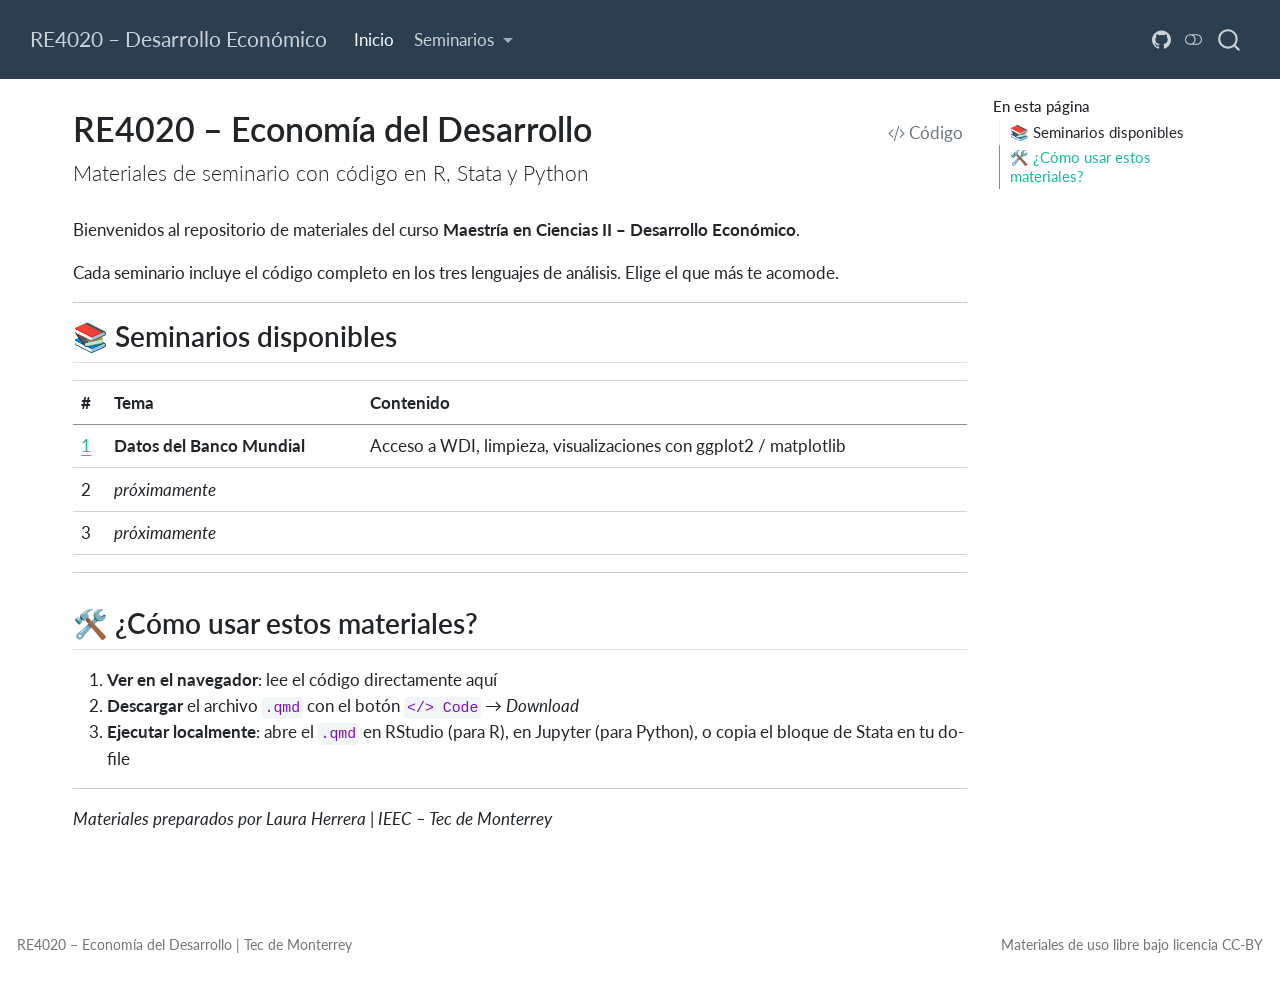
<file: docs/index.html>
<!DOCTYPE html>
<html xmlns="http://www.w3.org/1999/xhtml" lang="es" xml:lang="es"><head>

<meta charset="utf-8">
<meta name="generator" content="quarto-1.9.37">

<meta name="viewport" content="width=device-width, initial-scale=1.0, user-scalable=yes">


<title>RE4020 – Economía del Desarrollo – RE4020 – Desarrollo Económico</title>
<style>
/* Default styles provided by pandoc.
** See https://pandoc.org/MANUAL.html#variables-for-html for config info.
*/
code{white-space: pre-wrap;}
span.smallcaps{font-variant: small-caps;}
div.columns{display: flex; gap: min(4vw, 1.5em);}
div.column{flex: auto; overflow-x: auto;}
div.hanging-indent{margin-left: 1.5em; text-indent: -1.5em;}
ul.task-list{list-style: none;}
ul.task-list li input[type="checkbox"] {
  width: 0.8em;
  margin: 0 0.8em 0.2em -1em; /* quarto-specific, see https://github.com/quarto-dev/quarto-cli/issues/4556 */ 
  vertical-align: middle;
}
/* CSS for syntax highlighting */
html { -webkit-text-size-adjust: 100%; }
pre > code.sourceCode { white-space: pre; position: relative; }
pre > code.sourceCode > span { display: inline-block; line-height: 1.25; }
pre > code.sourceCode > span:empty { height: 1.2em; }
.sourceCode { overflow: visible; }
code.sourceCode > span { color: inherit; text-decoration: inherit; }
div.sourceCode { margin: 1em 0; }
pre.sourceCode { margin: 0; }
@media screen {
div.sourceCode { overflow: auto; }
}
@media print {
pre > code.sourceCode { white-space: pre-wrap; }
pre > code.sourceCode > span { text-indent: -5em; padding-left: 5em; }
}
pre.numberSource code
  { counter-reset: source-line 0; }
pre.numberSource code > span
  { position: relative; left: -4em; counter-increment: source-line; }
pre.numberSource code > span > a:first-child::before
  { content: counter(source-line);
    position: relative; left: -1em; text-align: right; vertical-align: baseline;
    border: none; display: inline-block;
    -webkit-touch-callout: none; -webkit-user-select: none;
    -khtml-user-select: none; -moz-user-select: none;
    -ms-user-select: none; user-select: none;
    padding: 0 4px; width: 4em;
  }
pre.numberSource { margin-left: 3em;  padding-left: 4px; }
div.sourceCode
  {   }
@media screen {
pre > code.sourceCode > span > a:first-child::before { text-decoration: underline; }
}
</style>


<script src="site_libs/quarto-nav/quarto-nav.js"></script>
<script src="site_libs/quarto-nav/headroom.min.js"></script>
<script src="site_libs/clipboard/clipboard.min.js"></script>
<script src="site_libs/quarto-search/autocomplete.umd.js"></script>
<script src="site_libs/quarto-search/fuse.min.js"></script>
<script src="site_libs/quarto-search/quarto-search.js"></script>
<meta name="quarto:offset" content="./">
<link href="./assets/favicon.ico" rel="icon">
<script src="site_libs/quarto-html/quarto.js" type="module"></script>
<script src="site_libs/quarto-html/tabsets/tabsets.js" type="module"></script>
<script src="site_libs/quarto-html/popper.min.js"></script>
<script src="site_libs/quarto-html/tippy.umd.min.js"></script>
<script src="site_libs/quarto-html/anchor.min.js"></script>
<link href="site_libs/quarto-html/tippy.css" rel="stylesheet">
<link href="site_libs/quarto-html/quarto-syntax-highlighting-acf12a64177840b8d86f2d4f01b2e9fb.css" rel="stylesheet" class="quarto-color-scheme" id="quarto-text-highlighting-styles">
<link href="site_libs/quarto-html/quarto-syntax-highlighting-dark-23bbe8b5e4efc1e257f6d59dce478b08.css" rel="stylesheet" class="quarto-color-scheme quarto-color-alternate" id="quarto-text-highlighting-styles">
<link href="site_libs/quarto-html/quarto-syntax-highlighting-acf12a64177840b8d86f2d4f01b2e9fb.css" rel="stylesheet" class="quarto-color-scheme-extra" id="quarto-text-highlighting-styles">
<script src="site_libs/bootstrap/bootstrap.min.js"></script>
<link href="site_libs/bootstrap/bootstrap-icons.css" rel="stylesheet">
<link href="site_libs/bootstrap/bootstrap-6d23eb36c7e2fddf4e61b6661a3be28c.min.css" rel="stylesheet" append-hash="true" class="quarto-color-scheme" id="quarto-bootstrap" data-mode="light">
<link href="site_libs/bootstrap/bootstrap-dark-fcb2e74b6da07224c5b59afd36009af3.min.css" rel="stylesheet" append-hash="true" class="quarto-color-scheme quarto-color-alternate" id="quarto-bootstrap" data-mode="dark">
<link href="site_libs/bootstrap/bootstrap-6d23eb36c7e2fddf4e61b6661a3be28c.min.css" rel="stylesheet" append-hash="true" class="quarto-color-scheme-extra" id="quarto-bootstrap" data-mode="light">
<script id="quarto-search-options" type="application/json">{
  "location": "navbar",
  "copy-button": false,
  "collapse-after": 3,
  "panel-placement": "end",
  "type": "overlay",
  "limit": 50,
  "keyboard-shortcut": [
    "f",
    "/",
    "s"
  ],
  "show-item-context": false,
  "language": {
    "search-no-results-text": "No se han encontrado resultados",
    "search-matching-documents-text": "documentos encontrados",
    "search-copy-link-title": "Copiar el enlace en la búsqueda",
    "search-hide-matches-text": "Ocultar resultados adicionales",
    "search-more-match-text": "resultado adicional en este documento",
    "search-more-matches-text": "resultados adicionales en este documento",
    "search-clear-button-title": "Borrar",
    "search-text-placeholder": "",
    "search-detached-cancel-button-title": "Cancelar",
    "search-submit-button-title": "Enviar",
    "search-label": "Buscar"
  }
}</script>
<style>html{ scroll-behavior: smooth; }</style>


</head>

<body class="nav-fixed quarto-light"><script id="quarto-html-before-body" type="application/javascript">
    const toggleBodyColorMode = (bsSheetEl) => {
      const mode = bsSheetEl.getAttribute("data-mode");
      const bodyEl = window.document.querySelector("body");
      if (mode === "dark") {
        bodyEl.classList.add("quarto-dark");
        bodyEl.classList.remove("quarto-light");
      } else {
        bodyEl.classList.add("quarto-light");
        bodyEl.classList.remove("quarto-dark");
      }
    }
    const toggleBodyColorPrimary = () => {
      const bsSheetEl = window.document.querySelector("link#quarto-bootstrap:not([rel=disabled-stylesheet])");
      if (bsSheetEl) {
        toggleBodyColorMode(bsSheetEl);
      }
    }
    const setColorSchemeToggle = (alternate) => {
      const toggles = window.document.querySelectorAll('.quarto-color-scheme-toggle');
      for (let i=0; i < toggles.length; i++) {
        const toggle = toggles[i];
        if (toggle) {
          if (alternate) {
            toggle.classList.add("alternate");
          } else {
            toggle.classList.remove("alternate");
          }
        }
      }
    };
    const toggleColorMode = (alternate) => {
      // Switch the stylesheets
      const primaryStylesheets = window.document.querySelectorAll('link.quarto-color-scheme:not(.quarto-color-alternate)');
      const alternateStylesheets = window.document.querySelectorAll('link.quarto-color-scheme.quarto-color-alternate');
      manageTransitions('#quarto-margin-sidebar .nav-link', false);
      if (alternate) {
        // note: dark is layered on light, we don't disable primary!
        enableStylesheet(alternateStylesheets);
        for (const sheetNode of alternateStylesheets) {
          if (sheetNode.id === "quarto-bootstrap") {
            toggleBodyColorMode(sheetNode);
          }
        }
      } else {
        disableStylesheet(alternateStylesheets);
        enableStylesheet(primaryStylesheets)
        toggleBodyColorPrimary();
      }
      manageTransitions('#quarto-margin-sidebar .nav-link', true);
      // Switch the toggles
      setColorSchemeToggle(alternate)
      // Hack to workaround the fact that safari doesn't
      // properly recolor the scrollbar when toggling (#1455)
      if (navigator.userAgent.indexOf('Safari') > 0 && navigator.userAgent.indexOf('Chrome') == -1) {
        manageTransitions("body", false);
        window.scrollTo(0, 1);
        setTimeout(() => {
          window.scrollTo(0, 0);
          manageTransitions("body", true);
        }, 40);
      }
    }
    const disableStylesheet = (stylesheets) => {
      for (let i=0; i < stylesheets.length; i++) {
        const stylesheet = stylesheets[i];
        stylesheet.rel = 'disabled-stylesheet';
      }
    }
    const enableStylesheet = (stylesheets) => {
      for (let i=0; i < stylesheets.length; i++) {
        const stylesheet = stylesheets[i];
        if(stylesheet.rel !== 'stylesheet') { // for Chrome, which will still FOUC without this check
          stylesheet.rel = 'stylesheet';
        }
      }
    }
    const manageTransitions = (selector, allowTransitions) => {
      const els = window.document.querySelectorAll(selector);
      for (let i=0; i < els.length; i++) {
        const el = els[i];
        if (allowTransitions) {
          el.classList.remove('notransition');
        } else {
          el.classList.add('notransition');
        }
      }
    }
    const isFileUrl = () => {
      return window.location.protocol === 'file:';
    }
    const hasAlternateSentinel = () => {
      let styleSentinel = getColorSchemeSentinel();
      if (styleSentinel !== null) {
        return styleSentinel === "alternate";
      } else {
        return false;
      }
    }
    const setStyleSentinel = (alternate) => {
      const value = alternate ? "alternate" : "default";
      if (!isFileUrl()) {
        window.localStorage.setItem("quarto-color-scheme", value);
      } else {
        localAlternateSentinel = value;
      }
    }
    const getColorSchemeSentinel = () => {
      if (!isFileUrl()) {
        const storageValue = window.localStorage.getItem("quarto-color-scheme");
        return storageValue != null ? storageValue : localAlternateSentinel;
      } else {
        return localAlternateSentinel;
      }
    }
    const toggleGiscusIfUsed = (isAlternate, darkModeDefault) => {
      const baseTheme = document.querySelector('#giscus-base-theme')?.value ?? 'light';
      const alternateTheme = document.querySelector('#giscus-alt-theme')?.value ?? 'dark';
      let newTheme = '';
      if(authorPrefersDark) {
        newTheme = isAlternate ? baseTheme : alternateTheme;
      } else {
        newTheme = isAlternate ? alternateTheme : baseTheme;
      }
      const changeGiscusTheme = () => {
        // From: https://github.com/giscus/giscus/issues/336
        const sendMessage = (message) => {
          const iframe = document.querySelector('iframe.giscus-frame');
          if (!iframe) return;
          iframe.contentWindow.postMessage({ giscus: message }, 'https://giscus.app');
        }
        sendMessage({
          setConfig: {
            theme: newTheme
          }
        });
      }
      const isGiscussLoaded = window.document.querySelector('iframe.giscus-frame') !== null;
      if (isGiscussLoaded) {
        changeGiscusTheme();
      }
    };
    const authorPrefersDark = false;
    const darkModeDefault = authorPrefersDark;
      document.querySelector('link#quarto-text-highlighting-styles.quarto-color-scheme-extra').rel = 'disabled-stylesheet';
      document.querySelector('link#quarto-bootstrap.quarto-color-scheme-extra').rel = 'disabled-stylesheet';
    let localAlternateSentinel = darkModeDefault ? 'alternate' : 'default';
    // Dark / light mode switch
    window.quartoToggleColorScheme = () => {
      // Read the current dark / light value
      let toAlternate = !hasAlternateSentinel();
      toggleColorMode(toAlternate);
      setStyleSentinel(toAlternate);
      toggleGiscusIfUsed(toAlternate, darkModeDefault);
      window.dispatchEvent(new Event('resize'));
    };
    // Switch to dark mode if need be
    if (hasAlternateSentinel()) {
      toggleColorMode(true);
    } else {
      toggleColorMode(false);
    }
  </script>

<div id="quarto-search-results"></div>
  <header id="quarto-header" class="headroom fixed-top">
    <nav class="navbar navbar-expand-lg " data-bs-theme="dark">
      <div class="navbar-container container-fluid">
      <div class="navbar-brand-container mx-auto">
    <a class="navbar-brand" href="./index.html">
    <span class="navbar-title">RE4020 – Desarrollo Económico</span>
    </a>
  </div>
            <div id="quarto-search" class="" title="Buscar"></div>
          <button class="navbar-toggler" type="button" data-bs-toggle="collapse" data-bs-target="#navbarCollapse" aria-controls="navbarCollapse" role="menu" aria-expanded="false" aria-label="Navegación de palanca" onclick="if (window.quartoToggleHeadroom) { window.quartoToggleHeadroom(); }">
  <span class="navbar-toggler-icon"></span>
</button>
          <div class="collapse navbar-collapse" id="navbarCollapse">
            <ul class="navbar-nav navbar-nav-scroll me-auto">
  <li class="nav-item">
    <a class="nav-link active" href="./index.html" aria-current="page"> 
<span class="menu-text">Inicio</span></a>
  </li>  
  <li class="nav-item dropdown ">
    <a class="nav-link dropdown-toggle" href="#" id="nav-menu-seminarios" role="link" data-bs-toggle="dropdown" aria-expanded="false">
 <span class="menu-text">Seminarios</span>
    </a>
    <ul class="dropdown-menu" aria-labelledby="nav-menu-seminarios">    
        <li>
    <a class="dropdown-item" href="./seminarios/seminario_01.qmd">
 <span class="dropdown-text">Seminario 1 – Datos WDI</span></a>
  </li>  
    </ul>
  </li>
</ul>
            <ul class="navbar-nav navbar-nav-scroll ms-auto">
  <li class="nav-item compact">
    <a class="nav-link" href="https://github.com/TU-USUARIO/re4020"> <i class="bi bi-github" role="img">
</i> 
<span class="menu-text"></span></a>
  </li>  
</ul>
          </div> <!-- /navcollapse -->
            <div class="quarto-navbar-tools">
  <a href="" class="quarto-color-scheme-toggle quarto-navigation-tool  px-1" onclick="window.quartoToggleColorScheme(); return false;" title="Alternar modo oscuro"><i class="bi"></i></a>
</div>
      </div> <!-- /container-fluid -->
    </nav>
</header>
<!-- content -->
<div id="quarto-content" class="quarto-container page-columns page-rows-contents page-layout-full page-navbar">
<!-- sidebar -->
<!-- margin-sidebar -->
    <div id="quarto-margin-sidebar" class="sidebar margin-sidebar">
        <nav id="TOC" role="doc-toc" class="toc-active">
    <h2 id="toc-title">En esta página</h2>
   
  <ul>
  <li><a href="#seminarios-disponibles" id="toc-seminarios-disponibles" class="nav-link active" data-scroll-target="#seminarios-disponibles">📚 Seminarios disponibles</a></li>
  <li><a href="#cómo-usar-estos-materiales" id="toc-cómo-usar-estos-materiales" class="nav-link" data-scroll-target="#cómo-usar-estos-materiales">🛠️ ¿Cómo usar estos materiales?</a></li>
  </ul>
</nav>
    </div>
<!-- main -->
<main class="content column-page-left" id="quarto-document-content">


<header id="title-block-header" class="quarto-title-block default">
<div class="quarto-title">
<div class="quarto-title-block"><div><h1 class="title">RE4020 – Economía del Desarrollo</h1><button type="button" class="btn code-tools-button" id="quarto-code-tools-source"><i class="bi"></i> Código</button></div></div>
<p class="subtitle lead">Materiales de seminario con código en R, Stata y Python</p>
</div>



<div class="quarto-title-meta column-page-left">

    
  
    
  </div>
  


</header>


<p>Bienvenidos al repositorio de materiales del curso <strong>Maestría en Ciencias II – Desarrollo Económico</strong>.</p>
<p>Cada seminario incluye el código completo en los tres lenguajes de análisis. Elige el que más te acomode.</p>
<hr>
<section id="seminarios-disponibles" class="level2">
<h2 class="anchored" data-anchor-id="seminarios-disponibles">📚 Seminarios disponibles</h2>
<table class="caption-top table">
<thead>
<tr class="header">
<th>#</th>
<th>Tema</th>
<th>Contenido</th>
</tr>
</thead>
<tbody>
<tr class="odd">
<td><a href="seminarios/seminario_01.qmd">1</a></td>
<td><strong>Datos del Banco Mundial</strong></td>
<td>Acceso a WDI, limpieza, visualizaciones con ggplot2 / matplotlib</td>
</tr>
<tr class="even">
<td>2</td>
<td><em>próximamente</em></td>
<td></td>
</tr>
<tr class="odd">
<td>3</td>
<td><em>próximamente</em></td>
<td></td>
</tr>
</tbody>
</table>
<hr>
</section>
<section id="cómo-usar-estos-materiales" class="level2">
<h2 class="anchored" data-anchor-id="cómo-usar-estos-materiales">🛠️ ¿Cómo usar estos materiales?</h2>
<ol type="1">
<li><strong>Ver en el navegador</strong>: lee el código directamente aquí</li>
<li><strong>Descargar</strong> el archivo <code>.qmd</code> con el botón <code>&lt;/&gt; Code</code> → <em>Download</em></li>
<li><strong>Ejecutar localmente</strong>: abre el <code>.qmd</code> en RStudio (para R), en Jupyter (para Python), o copia el bloque de Stata en tu do-file</li>
</ol>
<hr>
<p><em>Materiales preparados por Laura Herrera | IEEC – Tec de Monterrey</em></p>


<!-- -->

</section>

</main> <!-- /main -->
<script id="quarto-html-after-body" type="application/javascript">
  window.document.addEventListener("DOMContentLoaded", function (event) {
    // Ensure there is a toggle, if there isn't float one in the top right
    if (window.document.querySelector('.quarto-color-scheme-toggle') === null) {
      const a = window.document.createElement('a');
      a.classList.add('top-right');
      a.classList.add('quarto-color-scheme-toggle');
      a.href = "";
      a.onclick = function() { try { window.quartoToggleColorScheme(); } catch {} return false; };
      const i = window.document.createElement("i");
      i.classList.add('bi');
      a.appendChild(i);
      window.document.body.appendChild(a);
    }
    setColorSchemeToggle(hasAlternateSentinel())
    const icon = "";
    const anchorJS = new window.AnchorJS();
    anchorJS.options = {
      placement: 'right',
      icon: icon
    };
    anchorJS.add('.anchored');
    const isCodeAnnotation = (el) => {
      for (const clz of el.classList) {
        if (clz.startsWith('code-annotation-')) {                     
          return true;
        }
      }
      return false;
    }
    const onCopySuccess = function(e) {
      // button target
      const button = e.trigger;
      // don't keep focus
      button.blur();
      // flash "checked"
      button.classList.add('code-copy-button-checked');
      var currentTitle = button.getAttribute("title");
      button.setAttribute("title", "Copiado");
      let tooltip;
      if (window.bootstrap) {
        button.setAttribute("data-bs-toggle", "tooltip");
        button.setAttribute("data-bs-placement", "left");
        button.setAttribute("data-bs-title", "Copiado");
        tooltip = new bootstrap.Tooltip(button, 
          { trigger: "manual", 
            customClass: "code-copy-button-tooltip",
            offset: [0, -8]});
        tooltip.show();    
      }
      setTimeout(function() {
        if (tooltip) {
          tooltip.hide();
          button.removeAttribute("data-bs-title");
          button.removeAttribute("data-bs-toggle");
          button.removeAttribute("data-bs-placement");
        }
        button.setAttribute("title", currentTitle);
        button.classList.remove('code-copy-button-checked');
      }, 1000);
      // clear code selection
      e.clearSelection();
    }
    const getTextToCopy = function(trigger) {
      const outerScaffold = trigger.parentElement.cloneNode(true);
      const codeEl = outerScaffold.querySelector('code');
      for (const childEl of codeEl.children) {
        if (isCodeAnnotation(childEl)) {
          childEl.remove();
        }
      }
      return codeEl.innerText;
    }
    const clipboard = new window.ClipboardJS('.code-copy-button:not([data-in-quarto-modal])', {
      text: getTextToCopy
    });
    clipboard.on('success', onCopySuccess);
    if (window.document.getElementById('quarto-embedded-source-code-modal')) {
      const clipboardModal = new window.ClipboardJS('.code-copy-button[data-in-quarto-modal]', {
        text: getTextToCopy,
        container: window.document.getElementById('quarto-embedded-source-code-modal')
      });
      clipboardModal.on('success', onCopySuccess);
    }
    const viewSource = window.document.getElementById('quarto-view-source') ||
                       window.document.getElementById('quarto-code-tools-source');
    if (viewSource) {
      const sourceUrl = viewSource.getAttribute("data-quarto-source-url");
      viewSource.addEventListener("click", function(e) {
        if (sourceUrl) {
          // rstudio viewer pane
          if (/\bcapabilities=\b/.test(window.location)) {
            window.open(sourceUrl);
          } else {
            window.location.href = sourceUrl;
          }
        } else {
          const modal = new bootstrap.Modal(document.getElementById('quarto-embedded-source-code-modal'));
          modal.show();
        }
        return false;
      });
    }
    function toggleCodeHandler(show) {
      return function(e) {
        const detailsSrc = window.document.querySelectorAll(".cell > details > .sourceCode");
        for (let i=0; i<detailsSrc.length; i++) {
          const details = detailsSrc[i].parentElement;
          if (show) {
            details.open = true;
          } else {
            details.removeAttribute("open");
          }
        }
        const cellCodeDivs = window.document.querySelectorAll(".cell > .sourceCode");
        const fromCls = show ? "hidden" : "unhidden";
        const toCls = show ? "unhidden" : "hidden";
        for (let i=0; i<cellCodeDivs.length; i++) {
          const codeDiv = cellCodeDivs[i];
          if (codeDiv.classList.contains(fromCls)) {
            codeDiv.classList.remove(fromCls);
            codeDiv.classList.add(toCls);
          } 
        }
        return false;
      }
    }
    const hideAllCode = window.document.getElementById("quarto-hide-all-code");
    if (hideAllCode) {
      hideAllCode.addEventListener("click", toggleCodeHandler(false));
    }
    const showAllCode = window.document.getElementById("quarto-show-all-code");
    if (showAllCode) {
      showAllCode.addEventListener("click", toggleCodeHandler(true));
    }
      var localhostRegex = new RegExp(/^(?:http|https):\/\/localhost\:?[0-9]*\//);
      var mailtoRegex = new RegExp(/^mailto:/);
        var filterRegex = new RegExp('/' + window.location.host + '/');
      var isInternal = (href) => {
          return filterRegex.test(href) || localhostRegex.test(href) || mailtoRegex.test(href);
      }
      // Inspect non-navigation links and adorn them if external
     var links = window.document.querySelectorAll('a[href]:not(.nav-link):not(.navbar-brand):not(.toc-action):not(.sidebar-link):not(.sidebar-item-toggle):not(.pagination-link):not(.no-external):not([aria-hidden]):not(.dropdown-item):not(.quarto-navigation-tool):not(.about-link)');
      for (var i=0; i<links.length; i++) {
        const link = links[i];
        if (!isInternal(link.href)) {
          // undo the damage that might have been done by quarto-nav.js in the case of
          // links that we want to consider external
          if (link.dataset.originalHref !== undefined) {
            link.href = link.dataset.originalHref;
          }
        }
      }
    function tippyHover(el, contentFn, onTriggerFn, onUntriggerFn) {
      const config = {
        allowHTML: true,
        maxWidth: 500,
        delay: 100,
        arrow: false,
        appendTo: function(el) {
            return el.parentElement;
        },
        interactive: true,
        interactiveBorder: 10,
        theme: 'quarto',
        placement: 'bottom-start',
      };
      if (contentFn) {
        config.content = contentFn;
      }
      if (onTriggerFn) {
        config.onTrigger = onTriggerFn;
      }
      if (onUntriggerFn) {
        config.onUntrigger = onUntriggerFn;
      }
      window.tippy(el, config); 
    }
    const noterefs = window.document.querySelectorAll('a[role="doc-noteref"]');
    for (var i=0; i<noterefs.length; i++) {
      const ref = noterefs[i];
      tippyHover(ref, function() {
        // use id or data attribute instead here
        let href = ref.getAttribute('data-footnote-href') || ref.getAttribute('href');
        try { href = new URL(href).hash; } catch {}
        const id = href.replace(/^#\/?/, "");
        const note = window.document.getElementById(id);
        if (note) {
          return note.innerHTML;
        } else {
          return "";
        }
      });
    }
    const xrefs = window.document.querySelectorAll('a.quarto-xref');
    const processXRef = (id, note) => {
      // Strip column container classes
      const stripColumnClz = (el) => {
        el.classList.remove("page-full", "page-columns");
        if (el.children) {
          for (const child of el.children) {
            stripColumnClz(child);
          }
        }
      }
      stripColumnClz(note)
      if (id === null || id.startsWith('sec-')) {
        // Special case sections, only their first couple elements
        const container = document.createElement("div");
        if (note.children && note.children.length > 2) {
          container.appendChild(note.children[0].cloneNode(true));
          for (let i = 1; i < note.children.length; i++) {
            const child = note.children[i];
            if (child.tagName === "P" && child.innerText === "") {
              continue;
            } else {
              container.appendChild(child.cloneNode(true));
              break;
            }
          }
          if (window.Quarto?.typesetMath) {
            window.Quarto.typesetMath(container);
          }
          return container.innerHTML
        } else {
          if (window.Quarto?.typesetMath) {
            window.Quarto.typesetMath(note);
          }
          return note.innerHTML;
        }
      } else {
        // Remove any anchor links if they are present
        const anchorLink = note.querySelector('a.anchorjs-link');
        if (anchorLink) {
          anchorLink.remove();
        }
        if (window.Quarto?.typesetMath) {
          window.Quarto.typesetMath(note);
        }
        if (note.classList.contains("callout")) {
          return note.outerHTML;
        } else {
          return note.innerHTML;
        }
      }
    }
    for (var i=0; i<xrefs.length; i++) {
      const xref = xrefs[i];
      tippyHover(xref, undefined, function(instance) {
        instance.disable();
        let url = xref.getAttribute('href');
        let hash = undefined; 
        if (url.startsWith('#')) {
          hash = url;
        } else {
          try { hash = new URL(url).hash; } catch {}
        }
        if (hash) {
          const id = hash.replace(/^#\/?/, "");
          const note = window.document.getElementById(id);
          if (note !== null) {
            try {
              const html = processXRef(id, note.cloneNode(true));
              instance.setContent(html);
            } finally {
              instance.enable();
              instance.show();
            }
          } else {
            // See if we can fetch this
            fetch(url.split('#')[0])
            .then(res => res.text())
            .then(html => {
              const parser = new DOMParser();
              const htmlDoc = parser.parseFromString(html, "text/html");
              const note = htmlDoc.getElementById(id);
              if (note !== null) {
                const html = processXRef(id, note);
                instance.setContent(html);
              } 
            }).finally(() => {
              instance.enable();
              instance.show();
            });
          }
        } else {
          // See if we can fetch a full url (with no hash to target)
          // This is a special case and we should probably do some content thinning / targeting
          fetch(url)
          .then(res => res.text())
          .then(html => {
            const parser = new DOMParser();
            const htmlDoc = parser.parseFromString(html, "text/html");
            const note = htmlDoc.querySelector('main.content');
            if (note !== null) {
              // This should only happen for chapter cross references
              // (since there is no id in the URL)
              // remove the first header
              if (note.children.length > 0 && note.children[0].tagName === "HEADER") {
                note.children[0].remove();
              }
              const html = processXRef(null, note);
              instance.setContent(html);
            } 
          }).finally(() => {
            instance.enable();
            instance.show();
          });
        }
      }, function(instance) {
      });
    }
        let selectedAnnoteEl;
        const selectorForAnnotation = ( cell, annotation) => {
          let cellAttr = 'data-code-cell="' + cell + '"';
          let lineAttr = 'data-code-annotation="' +  annotation + '"';
          const selector = 'span[' + cellAttr + '][' + lineAttr + ']';
          return selector;
        }
        const selectCodeLines = (annoteEl) => {
          const doc = window.document;
          const targetCell = annoteEl.getAttribute("data-target-cell");
          const targetAnnotation = annoteEl.getAttribute("data-target-annotation");
          const annoteSpan = window.document.querySelector(selectorForAnnotation(targetCell, targetAnnotation));
          const lines = annoteSpan.getAttribute("data-code-lines").split(",");
          const lineIds = lines.map((line) => {
            return targetCell + "-" + line;
          })
          let top = null;
          let height = null;
          let parent = null;
          if (lineIds.length > 0) {
              //compute the position of the single el (top and bottom and make a div)
              const el = window.document.getElementById(lineIds[0]);
              top = el.offsetTop;
              height = el.offsetHeight;
              parent = el.parentElement.parentElement;
            if (lineIds.length > 1) {
              const lastEl = window.document.getElementById(lineIds[lineIds.length - 1]);
              const bottom = lastEl.offsetTop + lastEl.offsetHeight;
              height = bottom - top;
            }
            if (top !== null && height !== null && parent !== null) {
              // cook up a div (if necessary) and position it 
              let div = window.document.getElementById("code-annotation-line-highlight");
              if (div === null) {
                div = window.document.createElement("div");
                div.setAttribute("id", "code-annotation-line-highlight");
                div.style.position = 'absolute';
                parent.appendChild(div);
              }
              div.style.top = top - 2 + "px";
              div.style.height = height + 4 + "px";
              div.style.left = 0;
              let gutterDiv = window.document.getElementById("code-annotation-line-highlight-gutter");
              if (gutterDiv === null) {
                gutterDiv = window.document.createElement("div");
                gutterDiv.setAttribute("id", "code-annotation-line-highlight-gutter");
                gutterDiv.style.position = 'absolute';
                const codeCell = window.document.getElementById(targetCell);
                const gutter = codeCell.querySelector('.code-annotation-gutter');
                gutter.appendChild(gutterDiv);
              }
              gutterDiv.style.top = top - 2 + "px";
              gutterDiv.style.height = height + 4 + "px";
            }
            selectedAnnoteEl = annoteEl;
          }
        };
        const unselectCodeLines = () => {
          const elementsIds = ["code-annotation-line-highlight", "code-annotation-line-highlight-gutter"];
          elementsIds.forEach((elId) => {
            const div = window.document.getElementById(elId);
            if (div) {
              div.remove();
            }
          });
          selectedAnnoteEl = undefined;
        };
          // Handle positioning of the toggle
      window.addEventListener(
        "resize",
        throttle(() => {
          elRect = undefined;
          if (selectedAnnoteEl) {
            selectCodeLines(selectedAnnoteEl);
          }
        }, 10)
      );
      function throttle(fn, ms) {
      let throttle = false;
      let timer;
        return (...args) => {
          if(!throttle) { // first call gets through
              fn.apply(this, args);
              throttle = true;
          } else { // all the others get throttled
              if(timer) clearTimeout(timer); // cancel #2
              timer = setTimeout(() => {
                fn.apply(this, args);
                timer = throttle = false;
              }, ms);
          }
        };
      }
        // Attach click handler to the DT
        const annoteDls = window.document.querySelectorAll('dt[data-target-cell]');
        for (const annoteDlNode of annoteDls) {
          annoteDlNode.addEventListener('click', (event) => {
            const clickedEl = event.target;
            if (clickedEl !== selectedAnnoteEl) {
              unselectCodeLines();
              const activeEl = window.document.querySelector('dt[data-target-cell].code-annotation-active');
              if (activeEl) {
                activeEl.classList.remove('code-annotation-active');
              }
              selectCodeLines(clickedEl);
              clickedEl.classList.add('code-annotation-active');
            } else {
              // Unselect the line
              unselectCodeLines();
              clickedEl.classList.remove('code-annotation-active');
            }
          });
        }
    const findCites = (el) => {
      const parentEl = el.parentElement;
      if (parentEl) {
        const cites = parentEl.dataset.cites;
        if (cites) {
          return {
            el,
            cites: cites.split(' ')
          };
        } else {
          return findCites(el.parentElement)
        }
      } else {
        return undefined;
      }
    };
    var bibliorefs = window.document.querySelectorAll('a[role="doc-biblioref"]');
    for (var i=0; i<bibliorefs.length; i++) {
      const ref = bibliorefs[i];
      const citeInfo = findCites(ref);
      if (citeInfo) {
        tippyHover(citeInfo.el, function() {
          var popup = window.document.createElement('div');
          citeInfo.cites.forEach(function(cite) {
            var citeDiv = window.document.createElement('div');
            citeDiv.classList.add('hanging-indent');
            citeDiv.classList.add('csl-entry');
            var biblioDiv = window.document.getElementById('ref-' + cite);
            if (biblioDiv) {
              citeDiv.innerHTML = biblioDiv.innerHTML;
            }
            popup.appendChild(citeDiv);
          });
          return popup.innerHTML;
        });
      }
    }
  });
  </script><div class="modal fade" id="quarto-embedded-source-code-modal" tabindex="-1" aria-labelledby="quarto-embedded-source-code-modal-label" aria-hidden="true"><div class="modal-dialog modal-dialog-scrollable"><div class="modal-content"><div class="modal-header"><h5 class="modal-title" id="quarto-embedded-source-code-modal-label">Ejecutar el código</h5><button class="btn-close" data-bs-dismiss="modal"></button></div><div class="modal-body"><div class="">
<div class="code-copy-outer-scaffold"><div class="sourceCode" id="cb1" data-shortcodes="false"><pre class="sourceCode markdown code-with-copy"><code class="sourceCode markdown"><span id="cb1-1"><a href="#cb1-1" aria-hidden="true" tabindex="-1"></a><span class="co">---</span></span>
<span id="cb1-2"><a href="#cb1-2" aria-hidden="true" tabindex="-1"></a><span class="an">title:</span><span class="co"> "RE4020 – Economía del Desarrollo"</span></span>
<span id="cb1-3"><a href="#cb1-3" aria-hidden="true" tabindex="-1"></a><span class="an">subtitle:</span><span class="co"> "Materiales de seminario con código en R, Stata y Python"</span></span>
<span id="cb1-4"><a href="#cb1-4" aria-hidden="true" tabindex="-1"></a><span class="an">page-layout:</span><span class="co"> full</span></span>
<span id="cb1-5"><a href="#cb1-5" aria-hidden="true" tabindex="-1"></a><span class="co">---</span></span>
<span id="cb1-6"><a href="#cb1-6" aria-hidden="true" tabindex="-1"></a></span>
<span id="cb1-7"><a href="#cb1-7" aria-hidden="true" tabindex="-1"></a>Bienvenidos al repositorio de materiales del curso **Maestría en Ciencias II – Desarrollo Económico**.</span>
<span id="cb1-8"><a href="#cb1-8" aria-hidden="true" tabindex="-1"></a></span>
<span id="cb1-9"><a href="#cb1-9" aria-hidden="true" tabindex="-1"></a>Cada seminario incluye el código completo en los tres lenguajes de análisis. Elige el que más te acomode.</span>
<span id="cb1-10"><a href="#cb1-10" aria-hidden="true" tabindex="-1"></a></span>
<span id="cb1-11"><a href="#cb1-11" aria-hidden="true" tabindex="-1"></a>---</span>
<span id="cb1-12"><a href="#cb1-12" aria-hidden="true" tabindex="-1"></a></span>
<span id="cb1-13"><a href="#cb1-13" aria-hidden="true" tabindex="-1"></a><span class="fu">## 📚 Seminarios disponibles</span></span>
<span id="cb1-14"><a href="#cb1-14" aria-hidden="true" tabindex="-1"></a></span>
<span id="cb1-15"><a href="#cb1-15" aria-hidden="true" tabindex="-1"></a><span class="pp">|</span> # <span class="pp">|</span> Tema <span class="pp">|</span> Contenido <span class="pp">|</span></span>
<span id="cb1-16"><a href="#cb1-16" aria-hidden="true" tabindex="-1"></a><span class="pp">|---|------|-----------|</span></span>
<span id="cb1-17"><a href="#cb1-17" aria-hidden="true" tabindex="-1"></a><span class="pp">|</span> <span class="co">[</span><span class="ot">1</span><span class="co">](seminarios/seminario_01.qmd)</span> <span class="pp">|</span> **Datos del Banco Mundial** <span class="pp">|</span> Acceso a WDI, limpieza, visualizaciones con ggplot2 / matplotlib <span class="pp">|</span></span>
<span id="cb1-18"><a href="#cb1-18" aria-hidden="true" tabindex="-1"></a><span class="pp">|</span> 2 <span class="pp">|</span> *próximamente* <span class="pp">|</span> <span class="pp">|</span></span>
<span id="cb1-19"><a href="#cb1-19" aria-hidden="true" tabindex="-1"></a><span class="pp">|</span> 3 <span class="pp">|</span> *próximamente* <span class="pp">|</span> <span class="pp">|</span></span>
<span id="cb1-20"><a href="#cb1-20" aria-hidden="true" tabindex="-1"></a></span>
<span id="cb1-21"><a href="#cb1-21" aria-hidden="true" tabindex="-1"></a>---</span>
<span id="cb1-22"><a href="#cb1-22" aria-hidden="true" tabindex="-1"></a></span>
<span id="cb1-23"><a href="#cb1-23" aria-hidden="true" tabindex="-1"></a><span class="fu">## 🛠️ ¿Cómo usar estos materiales?</span></span>
<span id="cb1-24"><a href="#cb1-24" aria-hidden="true" tabindex="-1"></a></span>
<span id="cb1-25"><a href="#cb1-25" aria-hidden="true" tabindex="-1"></a><span class="ss">1. </span>**Ver en el navegador**: lee el código directamente aquí</span>
<span id="cb1-26"><a href="#cb1-26" aria-hidden="true" tabindex="-1"></a><span class="ss">2. </span>**Descargar** el archivo <span class="in">`.qmd`</span> con el botón <span class="in">`&lt;/&gt; Code`</span> → *Download*</span>
<span id="cb1-27"><a href="#cb1-27" aria-hidden="true" tabindex="-1"></a><span class="ss">3. </span>**Ejecutar localmente**: abre el <span class="in">`.qmd`</span> en RStudio (para R), en Jupyter (para Python), o copia el bloque de Stata en tu do-file</span>
<span id="cb1-28"><a href="#cb1-28" aria-hidden="true" tabindex="-1"></a></span>
<span id="cb1-29"><a href="#cb1-29" aria-hidden="true" tabindex="-1"></a>---</span>
<span id="cb1-30"><a href="#cb1-30" aria-hidden="true" tabindex="-1"></a></span>
<span id="cb1-31"><a href="#cb1-31" aria-hidden="true" tabindex="-1"></a>*Materiales preparados por Laura Herrera | IEEC – Tec de Monterrey*</span></code></pre></div><button title="Copiar al portapapeles" class="code-copy-button" data-in-quarto-modal=""><i class="bi"></i></button></div>
</div></div></div></div></div>
</div> <!-- /content -->
<footer class="footer">
  <div class="nav-footer">
    <div class="nav-footer-left">
<p>RE4020 – Economía del Desarrollo | Tec de Monterrey</p>
</div>   
    <div class="nav-footer-center">
      &nbsp;
    </div>
    <div class="nav-footer-right">
<p>Materiales de uso libre bajo licencia CC-BY</p>
</div>
  </div>
</footer>




<script src="site_libs/quarto-html/zenscroll-min.js"></script>
</body></html>
</file>
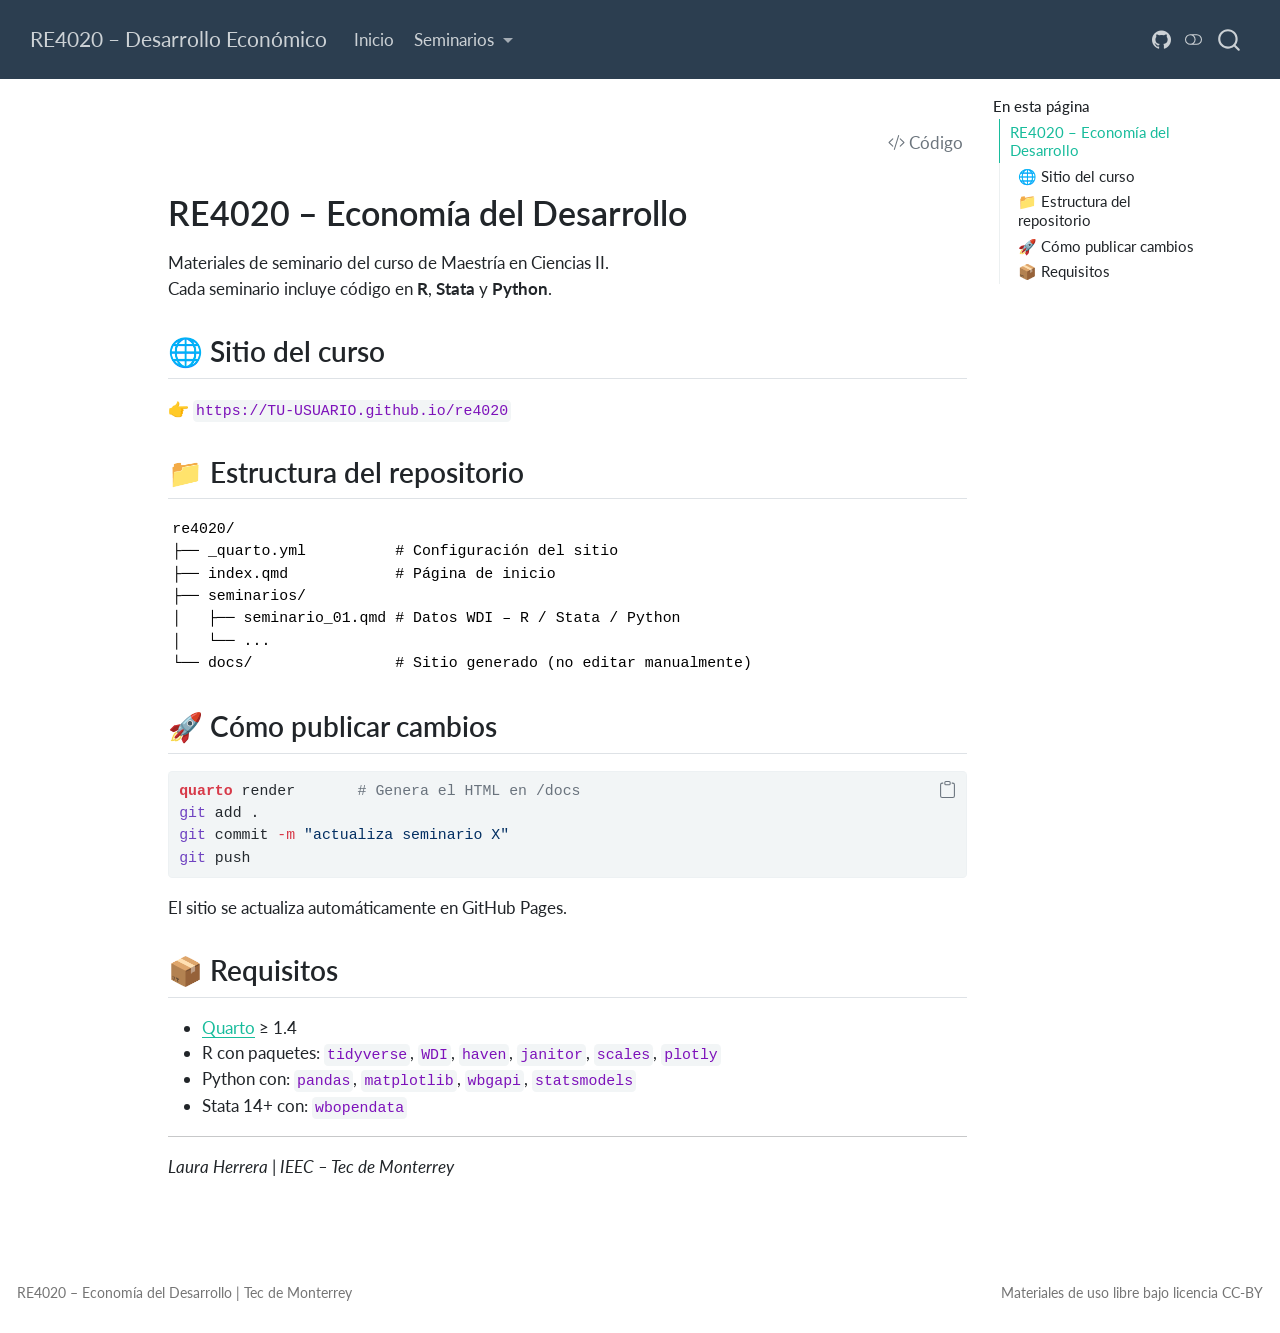
<file: docs/README_1.html>
<!DOCTYPE html>
<html xmlns="http://www.w3.org/1999/xhtml" lang="es" xml:lang="es"><head>

<meta charset="utf-8">
<meta name="generator" content="quarto-1.9.37">

<meta name="viewport" content="width=device-width, initial-scale=1.0, user-scalable=yes">


<title>readme_1 – RE4020 – Desarrollo Económico</title>
<style>
/* Default styles provided by pandoc.
** See https://pandoc.org/MANUAL.html#variables-for-html for config info.
*/
code{white-space: pre-wrap;}
span.smallcaps{font-variant: small-caps;}
div.columns{display: flex; gap: min(4vw, 1.5em);}
div.column{flex: auto; overflow-x: auto;}
div.hanging-indent{margin-left: 1.5em; text-indent: -1.5em;}
ul.task-list{list-style: none;}
ul.task-list li input[type="checkbox"] {
  width: 0.8em;
  margin: 0 0.8em 0.2em -1em; /* quarto-specific, see https://github.com/quarto-dev/quarto-cli/issues/4556 */ 
  vertical-align: middle;
}
/* CSS for syntax highlighting */
html { -webkit-text-size-adjust: 100%; }
pre > code.sourceCode { white-space: pre; position: relative; }
pre > code.sourceCode > span { display: inline-block; line-height: 1.25; }
pre > code.sourceCode > span:empty { height: 1.2em; }
.sourceCode { overflow: visible; }
code.sourceCode > span { color: inherit; text-decoration: inherit; }
div.sourceCode { margin: 1em 0; }
pre.sourceCode { margin: 0; }
@media screen {
div.sourceCode { overflow: auto; }
}
@media print {
pre > code.sourceCode { white-space: pre-wrap; }
pre > code.sourceCode > span { text-indent: -5em; padding-left: 5em; }
}
pre.numberSource code
  { counter-reset: source-line 0; }
pre.numberSource code > span
  { position: relative; left: -4em; counter-increment: source-line; }
pre.numberSource code > span > a:first-child::before
  { content: counter(source-line);
    position: relative; left: -1em; text-align: right; vertical-align: baseline;
    border: none; display: inline-block;
    -webkit-touch-callout: none; -webkit-user-select: none;
    -khtml-user-select: none; -moz-user-select: none;
    -ms-user-select: none; user-select: none;
    padding: 0 4px; width: 4em;
  }
pre.numberSource { margin-left: 3em;  padding-left: 4px; }
div.sourceCode
  {   }
@media screen {
pre > code.sourceCode > span > a:first-child::before { text-decoration: underline; }
}
</style>


<script src="site_libs/quarto-nav/quarto-nav.js"></script>
<script src="site_libs/quarto-nav/headroom.min.js"></script>
<script src="site_libs/clipboard/clipboard.min.js"></script>
<script src="site_libs/quarto-search/autocomplete.umd.js"></script>
<script src="site_libs/quarto-search/fuse.min.js"></script>
<script src="site_libs/quarto-search/quarto-search.js"></script>
<meta name="quarto:offset" content="./">
<link href="./assets/favicon.ico" rel="icon">
<script src="site_libs/quarto-html/quarto.js" type="module"></script>
<script src="site_libs/quarto-html/tabsets/tabsets.js" type="module"></script>
<script src="site_libs/quarto-html/popper.min.js"></script>
<script src="site_libs/quarto-html/tippy.umd.min.js"></script>
<script src="site_libs/quarto-html/anchor.min.js"></script>
<link href="site_libs/quarto-html/tippy.css" rel="stylesheet">
<link href="site_libs/quarto-html/quarto-syntax-highlighting-acf12a64177840b8d86f2d4f01b2e9fb.css" rel="stylesheet" class="quarto-color-scheme" id="quarto-text-highlighting-styles">
<link href="site_libs/quarto-html/quarto-syntax-highlighting-dark-23bbe8b5e4efc1e257f6d59dce478b08.css" rel="stylesheet" class="quarto-color-scheme quarto-color-alternate" id="quarto-text-highlighting-styles">
<link href="site_libs/quarto-html/quarto-syntax-highlighting-acf12a64177840b8d86f2d4f01b2e9fb.css" rel="stylesheet" class="quarto-color-scheme-extra" id="quarto-text-highlighting-styles">
<script src="site_libs/bootstrap/bootstrap.min.js"></script>
<link href="site_libs/bootstrap/bootstrap-icons.css" rel="stylesheet">
<link href="site_libs/bootstrap/bootstrap-6d23eb36c7e2fddf4e61b6661a3be28c.min.css" rel="stylesheet" append-hash="true" class="quarto-color-scheme" id="quarto-bootstrap" data-mode="light">
<link href="site_libs/bootstrap/bootstrap-dark-fcb2e74b6da07224c5b59afd36009af3.min.css" rel="stylesheet" append-hash="true" class="quarto-color-scheme quarto-color-alternate" id="quarto-bootstrap" data-mode="dark">
<link href="site_libs/bootstrap/bootstrap-6d23eb36c7e2fddf4e61b6661a3be28c.min.css" rel="stylesheet" append-hash="true" class="quarto-color-scheme-extra" id="quarto-bootstrap" data-mode="light">
<script id="quarto-search-options" type="application/json">{
  "location": "navbar",
  "copy-button": false,
  "collapse-after": 3,
  "panel-placement": "end",
  "type": "overlay",
  "limit": 50,
  "keyboard-shortcut": [
    "f",
    "/",
    "s"
  ],
  "show-item-context": false,
  "language": {
    "search-no-results-text": "No se han encontrado resultados",
    "search-matching-documents-text": "documentos encontrados",
    "search-copy-link-title": "Copiar el enlace en la búsqueda",
    "search-hide-matches-text": "Ocultar resultados adicionales",
    "search-more-match-text": "resultado adicional en este documento",
    "search-more-matches-text": "resultados adicionales en este documento",
    "search-clear-button-title": "Borrar",
    "search-text-placeholder": "",
    "search-detached-cancel-button-title": "Cancelar",
    "search-submit-button-title": "Enviar",
    "search-label": "Buscar"
  }
}</script>
<style>html{ scroll-behavior: smooth; }</style>


</head>

<body class="nav-fixed quarto-light"><script id="quarto-html-before-body" type="application/javascript">
    const toggleBodyColorMode = (bsSheetEl) => {
      const mode = bsSheetEl.getAttribute("data-mode");
      const bodyEl = window.document.querySelector("body");
      if (mode === "dark") {
        bodyEl.classList.add("quarto-dark");
        bodyEl.classList.remove("quarto-light");
      } else {
        bodyEl.classList.add("quarto-light");
        bodyEl.classList.remove("quarto-dark");
      }
    }
    const toggleBodyColorPrimary = () => {
      const bsSheetEl = window.document.querySelector("link#quarto-bootstrap:not([rel=disabled-stylesheet])");
      if (bsSheetEl) {
        toggleBodyColorMode(bsSheetEl);
      }
    }
    const setColorSchemeToggle = (alternate) => {
      const toggles = window.document.querySelectorAll('.quarto-color-scheme-toggle');
      for (let i=0; i < toggles.length; i++) {
        const toggle = toggles[i];
        if (toggle) {
          if (alternate) {
            toggle.classList.add("alternate");
          } else {
            toggle.classList.remove("alternate");
          }
        }
      }
    };
    const toggleColorMode = (alternate) => {
      // Switch the stylesheets
      const primaryStylesheets = window.document.querySelectorAll('link.quarto-color-scheme:not(.quarto-color-alternate)');
      const alternateStylesheets = window.document.querySelectorAll('link.quarto-color-scheme.quarto-color-alternate');
      manageTransitions('#quarto-margin-sidebar .nav-link', false);
      if (alternate) {
        // note: dark is layered on light, we don't disable primary!
        enableStylesheet(alternateStylesheets);
        for (const sheetNode of alternateStylesheets) {
          if (sheetNode.id === "quarto-bootstrap") {
            toggleBodyColorMode(sheetNode);
          }
        }
      } else {
        disableStylesheet(alternateStylesheets);
        enableStylesheet(primaryStylesheets)
        toggleBodyColorPrimary();
      }
      manageTransitions('#quarto-margin-sidebar .nav-link', true);
      // Switch the toggles
      setColorSchemeToggle(alternate)
      // Hack to workaround the fact that safari doesn't
      // properly recolor the scrollbar when toggling (#1455)
      if (navigator.userAgent.indexOf('Safari') > 0 && navigator.userAgent.indexOf('Chrome') == -1) {
        manageTransitions("body", false);
        window.scrollTo(0, 1);
        setTimeout(() => {
          window.scrollTo(0, 0);
          manageTransitions("body", true);
        }, 40);
      }
    }
    const disableStylesheet = (stylesheets) => {
      for (let i=0; i < stylesheets.length; i++) {
        const stylesheet = stylesheets[i];
        stylesheet.rel = 'disabled-stylesheet';
      }
    }
    const enableStylesheet = (stylesheets) => {
      for (let i=0; i < stylesheets.length; i++) {
        const stylesheet = stylesheets[i];
        if(stylesheet.rel !== 'stylesheet') { // for Chrome, which will still FOUC without this check
          stylesheet.rel = 'stylesheet';
        }
      }
    }
    const manageTransitions = (selector, allowTransitions) => {
      const els = window.document.querySelectorAll(selector);
      for (let i=0; i < els.length; i++) {
        const el = els[i];
        if (allowTransitions) {
          el.classList.remove('notransition');
        } else {
          el.classList.add('notransition');
        }
      }
    }
    const isFileUrl = () => {
      return window.location.protocol === 'file:';
    }
    const hasAlternateSentinel = () => {
      let styleSentinel = getColorSchemeSentinel();
      if (styleSentinel !== null) {
        return styleSentinel === "alternate";
      } else {
        return false;
      }
    }
    const setStyleSentinel = (alternate) => {
      const value = alternate ? "alternate" : "default";
      if (!isFileUrl()) {
        window.localStorage.setItem("quarto-color-scheme", value);
      } else {
        localAlternateSentinel = value;
      }
    }
    const getColorSchemeSentinel = () => {
      if (!isFileUrl()) {
        const storageValue = window.localStorage.getItem("quarto-color-scheme");
        return storageValue != null ? storageValue : localAlternateSentinel;
      } else {
        return localAlternateSentinel;
      }
    }
    const toggleGiscusIfUsed = (isAlternate, darkModeDefault) => {
      const baseTheme = document.querySelector('#giscus-base-theme')?.value ?? 'light';
      const alternateTheme = document.querySelector('#giscus-alt-theme')?.value ?? 'dark';
      let newTheme = '';
      if(authorPrefersDark) {
        newTheme = isAlternate ? baseTheme : alternateTheme;
      } else {
        newTheme = isAlternate ? alternateTheme : baseTheme;
      }
      const changeGiscusTheme = () => {
        // From: https://github.com/giscus/giscus/issues/336
        const sendMessage = (message) => {
          const iframe = document.querySelector('iframe.giscus-frame');
          if (!iframe) return;
          iframe.contentWindow.postMessage({ giscus: message }, 'https://giscus.app');
        }
        sendMessage({
          setConfig: {
            theme: newTheme
          }
        });
      }
      const isGiscussLoaded = window.document.querySelector('iframe.giscus-frame') !== null;
      if (isGiscussLoaded) {
        changeGiscusTheme();
      }
    };
    const authorPrefersDark = false;
    const darkModeDefault = authorPrefersDark;
      document.querySelector('link#quarto-text-highlighting-styles.quarto-color-scheme-extra').rel = 'disabled-stylesheet';
      document.querySelector('link#quarto-bootstrap.quarto-color-scheme-extra').rel = 'disabled-stylesheet';
    let localAlternateSentinel = darkModeDefault ? 'alternate' : 'default';
    // Dark / light mode switch
    window.quartoToggleColorScheme = () => {
      // Read the current dark / light value
      let toAlternate = !hasAlternateSentinel();
      toggleColorMode(toAlternate);
      setStyleSentinel(toAlternate);
      toggleGiscusIfUsed(toAlternate, darkModeDefault);
      window.dispatchEvent(new Event('resize'));
    };
    // Switch to dark mode if need be
    if (hasAlternateSentinel()) {
      toggleColorMode(true);
    } else {
      toggleColorMode(false);
    }
  </script>

<div id="quarto-search-results"></div>
  <header id="quarto-header" class="headroom fixed-top">
    <nav class="navbar navbar-expand-lg " data-bs-theme="dark">
      <div class="navbar-container container-fluid">
      <div class="navbar-brand-container mx-auto">
    <a class="navbar-brand" href="./index.html">
    <span class="navbar-title">RE4020 – Desarrollo Económico</span>
    </a>
  </div>
            <div id="quarto-search" class="" title="Buscar"></div>
          <button class="navbar-toggler" type="button" data-bs-toggle="collapse" data-bs-target="#navbarCollapse" aria-controls="navbarCollapse" role="menu" aria-expanded="false" aria-label="Navegación de palanca" onclick="if (window.quartoToggleHeadroom) { window.quartoToggleHeadroom(); }">
  <span class="navbar-toggler-icon"></span>
</button>
          <div class="collapse navbar-collapse" id="navbarCollapse">
            <ul class="navbar-nav navbar-nav-scroll me-auto">
  <li class="nav-item">
    <a class="nav-link" href="./index.html"> 
<span class="menu-text">Inicio</span></a>
  </li>  
  <li class="nav-item dropdown ">
    <a class="nav-link dropdown-toggle" href="#" id="nav-menu-seminarios" role="link" data-bs-toggle="dropdown" aria-expanded="false">
 <span class="menu-text">Seminarios</span>
    </a>
    <ul class="dropdown-menu" aria-labelledby="nav-menu-seminarios">    
        <li>
    <a class="dropdown-item" href="./seminarios/seminario_01.qmd">
 <span class="dropdown-text">Seminario 1 – Datos WDI</span></a>
  </li>  
    </ul>
  </li>
</ul>
            <ul class="navbar-nav navbar-nav-scroll ms-auto">
  <li class="nav-item compact">
    <a class="nav-link" href="https://github.com/TU-USUARIO/re4020"> <i class="bi bi-github" role="img">
</i> 
<span class="menu-text"></span></a>
  </li>  
</ul>
          </div> <!-- /navcollapse -->
            <div class="quarto-navbar-tools">
  <a href="" class="quarto-color-scheme-toggle quarto-navigation-tool  px-1" onclick="window.quartoToggleColorScheme(); return false;" title="Alternar modo oscuro"><i class="bi"></i></a>
</div>
      </div> <!-- /container-fluid -->
    </nav>
</header>
<!-- content -->
<div id="quarto-content" class="quarto-container page-columns page-rows-contents page-layout-article page-navbar">
<!-- sidebar -->
<!-- margin-sidebar -->
    <div id="quarto-margin-sidebar" class="sidebar margin-sidebar">
        <nav id="TOC" role="doc-toc" class="toc-active">
    <h2 id="toc-title">En esta página</h2>
   
  <ul>
  <li><a href="#re4020-economía-del-desarrollo" id="toc-re4020-economía-del-desarrollo" class="nav-link active" data-scroll-target="#re4020-economía-del-desarrollo">RE4020 – Economía del Desarrollo</a>
  <ul class="collapse">
  <li><a href="#sitio-del-curso" id="toc-sitio-del-curso" class="nav-link" data-scroll-target="#sitio-del-curso">🌐 Sitio del curso</a></li>
  <li><a href="#estructura-del-repositorio" id="toc-estructura-del-repositorio" class="nav-link" data-scroll-target="#estructura-del-repositorio">📁 Estructura del repositorio</a></li>
  <li><a href="#cómo-publicar-cambios" id="toc-cómo-publicar-cambios" class="nav-link" data-scroll-target="#cómo-publicar-cambios">🚀 Cómo publicar cambios</a></li>
  <li><a href="#requisitos" id="toc-requisitos" class="nav-link" data-scroll-target="#requisitos">📦 Requisitos</a></li>
  </ul></li>
  </ul>
</nav>
    </div>
<!-- main -->
<main class="content" id="quarto-document-content"><header id="title-block-header" class="quarto-title-block"><h1 class="title display-7"></h1></header><div class="quarto-title-block"><div class="quarto-title-tools-only"><button type="button" class="btn code-tools-button" id="quarto-code-tools-source"><i class="bi"></i> Código</button></div></div>





<section id="re4020-economía-del-desarrollo" class="level1">
<h1>RE4020 – Economía del Desarrollo</h1>
<p>Materiales de seminario del curso de Maestría en Ciencias II.<br>
Cada seminario incluye código en <strong>R</strong>, <strong>Stata</strong> y <strong>Python</strong>.</p>
<section id="sitio-del-curso" class="level2">
<h2 class="anchored" data-anchor-id="sitio-del-curso">🌐 Sitio del curso</h2>
<p>👉 <code>https://TU-USUARIO.github.io/re4020</code></p>
</section>
<section id="estructura-del-repositorio" class="level2">
<h2 class="anchored" data-anchor-id="estructura-del-repositorio">📁 Estructura del repositorio</h2>
<pre><code>re4020/
├── _quarto.yml          # Configuración del sitio
├── index.qmd            # Página de inicio
├── seminarios/
│   ├── seminario_01.qmd # Datos WDI – R / Stata / Python
│   └── ...
└── docs/                # Sitio generado (no editar manualmente)</code></pre>
</section>
<section id="cómo-publicar-cambios" class="level2">
<h2 class="anchored" data-anchor-id="cómo-publicar-cambios">🚀 Cómo publicar cambios</h2>
<div class="code-copy-outer-scaffold"><div class="sourceCode" id="cb2"><pre class="sourceCode bash code-with-copy"><code class="sourceCode bash"><span id="cb2-1"><a href="#cb2-1" aria-hidden="true" tabindex="-1"></a><span class="ex">quarto</span> render       <span class="co"># Genera el HTML en /docs</span></span>
<span id="cb2-2"><a href="#cb2-2" aria-hidden="true" tabindex="-1"></a><span class="fu">git</span> add .</span>
<span id="cb2-3"><a href="#cb2-3" aria-hidden="true" tabindex="-1"></a><span class="fu">git</span> commit <span class="at">-m</span> <span class="st">"actualiza seminario X"</span></span>
<span id="cb2-4"><a href="#cb2-4" aria-hidden="true" tabindex="-1"></a><span class="fu">git</span> push</span></code></pre></div><button title="Copiar al portapapeles" class="code-copy-button"><i class="bi"></i></button></div>
<p>El sitio se actualiza automáticamente en GitHub Pages.</p>
</section>
<section id="requisitos" class="level2">
<h2 class="anchored" data-anchor-id="requisitos">📦 Requisitos</h2>
<ul>
<li><a href="https://quarto.org">Quarto</a> ≥ 1.4</li>
<li>R con paquetes: <code>tidyverse</code>, <code>WDI</code>, <code>haven</code>, <code>janitor</code>, <code>scales</code>, <code>plotly</code></li>
<li>Python con: <code>pandas</code>, <code>matplotlib</code>, <code>wbgapi</code>, <code>statsmodels</code></li>
<li>Stata 14+ con: <code>wbopendata</code></li>
</ul>
<hr>
<p><em>Laura Herrera | IEEC – Tec de Monterrey</em></p>


<!-- -->

</section>
</section>

</main> <!-- /main -->
<script id="quarto-html-after-body" type="application/javascript">
  window.document.addEventListener("DOMContentLoaded", function (event) {
    // Ensure there is a toggle, if there isn't float one in the top right
    if (window.document.querySelector('.quarto-color-scheme-toggle') === null) {
      const a = window.document.createElement('a');
      a.classList.add('top-right');
      a.classList.add('quarto-color-scheme-toggle');
      a.href = "";
      a.onclick = function() { try { window.quartoToggleColorScheme(); } catch {} return false; };
      const i = window.document.createElement("i");
      i.classList.add('bi');
      a.appendChild(i);
      window.document.body.appendChild(a);
    }
    setColorSchemeToggle(hasAlternateSentinel())
    const icon = "";
    const anchorJS = new window.AnchorJS();
    anchorJS.options = {
      placement: 'right',
      icon: icon
    };
    anchorJS.add('.anchored');
    const isCodeAnnotation = (el) => {
      for (const clz of el.classList) {
        if (clz.startsWith('code-annotation-')) {                     
          return true;
        }
      }
      return false;
    }
    const onCopySuccess = function(e) {
      // button target
      const button = e.trigger;
      // don't keep focus
      button.blur();
      // flash "checked"
      button.classList.add('code-copy-button-checked');
      var currentTitle = button.getAttribute("title");
      button.setAttribute("title", "Copiado");
      let tooltip;
      if (window.bootstrap) {
        button.setAttribute("data-bs-toggle", "tooltip");
        button.setAttribute("data-bs-placement", "left");
        button.setAttribute("data-bs-title", "Copiado");
        tooltip = new bootstrap.Tooltip(button, 
          { trigger: "manual", 
            customClass: "code-copy-button-tooltip",
            offset: [0, -8]});
        tooltip.show();    
      }
      setTimeout(function() {
        if (tooltip) {
          tooltip.hide();
          button.removeAttribute("data-bs-title");
          button.removeAttribute("data-bs-toggle");
          button.removeAttribute("data-bs-placement");
        }
        button.setAttribute("title", currentTitle);
        button.classList.remove('code-copy-button-checked');
      }, 1000);
      // clear code selection
      e.clearSelection();
    }
    const getTextToCopy = function(trigger) {
      const outerScaffold = trigger.parentElement.cloneNode(true);
      const codeEl = outerScaffold.querySelector('code');
      for (const childEl of codeEl.children) {
        if (isCodeAnnotation(childEl)) {
          childEl.remove();
        }
      }
      return codeEl.innerText;
    }
    const clipboard = new window.ClipboardJS('.code-copy-button:not([data-in-quarto-modal])', {
      text: getTextToCopy
    });
    clipboard.on('success', onCopySuccess);
    if (window.document.getElementById('quarto-embedded-source-code-modal')) {
      const clipboardModal = new window.ClipboardJS('.code-copy-button[data-in-quarto-modal]', {
        text: getTextToCopy,
        container: window.document.getElementById('quarto-embedded-source-code-modal')
      });
      clipboardModal.on('success', onCopySuccess);
    }
    const viewSource = window.document.getElementById('quarto-view-source') ||
                       window.document.getElementById('quarto-code-tools-source');
    if (viewSource) {
      const sourceUrl = viewSource.getAttribute("data-quarto-source-url");
      viewSource.addEventListener("click", function(e) {
        if (sourceUrl) {
          // rstudio viewer pane
          if (/\bcapabilities=\b/.test(window.location)) {
            window.open(sourceUrl);
          } else {
            window.location.href = sourceUrl;
          }
        } else {
          const modal = new bootstrap.Modal(document.getElementById('quarto-embedded-source-code-modal'));
          modal.show();
        }
        return false;
      });
    }
    function toggleCodeHandler(show) {
      return function(e) {
        const detailsSrc = window.document.querySelectorAll(".cell > details > .sourceCode");
        for (let i=0; i<detailsSrc.length; i++) {
          const details = detailsSrc[i].parentElement;
          if (show) {
            details.open = true;
          } else {
            details.removeAttribute("open");
          }
        }
        const cellCodeDivs = window.document.querySelectorAll(".cell > .sourceCode");
        const fromCls = show ? "hidden" : "unhidden";
        const toCls = show ? "unhidden" : "hidden";
        for (let i=0; i<cellCodeDivs.length; i++) {
          const codeDiv = cellCodeDivs[i];
          if (codeDiv.classList.contains(fromCls)) {
            codeDiv.classList.remove(fromCls);
            codeDiv.classList.add(toCls);
          } 
        }
        return false;
      }
    }
    const hideAllCode = window.document.getElementById("quarto-hide-all-code");
    if (hideAllCode) {
      hideAllCode.addEventListener("click", toggleCodeHandler(false));
    }
    const showAllCode = window.document.getElementById("quarto-show-all-code");
    if (showAllCode) {
      showAllCode.addEventListener("click", toggleCodeHandler(true));
    }
      var localhostRegex = new RegExp(/^(?:http|https):\/\/localhost\:?[0-9]*\//);
      var mailtoRegex = new RegExp(/^mailto:/);
        var filterRegex = new RegExp('/' + window.location.host + '/');
      var isInternal = (href) => {
          return filterRegex.test(href) || localhostRegex.test(href) || mailtoRegex.test(href);
      }
      // Inspect non-navigation links and adorn them if external
     var links = window.document.querySelectorAll('a[href]:not(.nav-link):not(.navbar-brand):not(.toc-action):not(.sidebar-link):not(.sidebar-item-toggle):not(.pagination-link):not(.no-external):not([aria-hidden]):not(.dropdown-item):not(.quarto-navigation-tool):not(.about-link)');
      for (var i=0; i<links.length; i++) {
        const link = links[i];
        if (!isInternal(link.href)) {
          // undo the damage that might have been done by quarto-nav.js in the case of
          // links that we want to consider external
          if (link.dataset.originalHref !== undefined) {
            link.href = link.dataset.originalHref;
          }
        }
      }
    function tippyHover(el, contentFn, onTriggerFn, onUntriggerFn) {
      const config = {
        allowHTML: true,
        maxWidth: 500,
        delay: 100,
        arrow: false,
        appendTo: function(el) {
            return el.parentElement;
        },
        interactive: true,
        interactiveBorder: 10,
        theme: 'quarto',
        placement: 'bottom-start',
      };
      if (contentFn) {
        config.content = contentFn;
      }
      if (onTriggerFn) {
        config.onTrigger = onTriggerFn;
      }
      if (onUntriggerFn) {
        config.onUntrigger = onUntriggerFn;
      }
      window.tippy(el, config); 
    }
    const noterefs = window.document.querySelectorAll('a[role="doc-noteref"]');
    for (var i=0; i<noterefs.length; i++) {
      const ref = noterefs[i];
      tippyHover(ref, function() {
        // use id or data attribute instead here
        let href = ref.getAttribute('data-footnote-href') || ref.getAttribute('href');
        try { href = new URL(href).hash; } catch {}
        const id = href.replace(/^#\/?/, "");
        const note = window.document.getElementById(id);
        if (note) {
          return note.innerHTML;
        } else {
          return "";
        }
      });
    }
    const xrefs = window.document.querySelectorAll('a.quarto-xref');
    const processXRef = (id, note) => {
      // Strip column container classes
      const stripColumnClz = (el) => {
        el.classList.remove("page-full", "page-columns");
        if (el.children) {
          for (const child of el.children) {
            stripColumnClz(child);
          }
        }
      }
      stripColumnClz(note)
      if (id === null || id.startsWith('sec-')) {
        // Special case sections, only their first couple elements
        const container = document.createElement("div");
        if (note.children && note.children.length > 2) {
          container.appendChild(note.children[0].cloneNode(true));
          for (let i = 1; i < note.children.length; i++) {
            const child = note.children[i];
            if (child.tagName === "P" && child.innerText === "") {
              continue;
            } else {
              container.appendChild(child.cloneNode(true));
              break;
            }
          }
          if (window.Quarto?.typesetMath) {
            window.Quarto.typesetMath(container);
          }
          return container.innerHTML
        } else {
          if (window.Quarto?.typesetMath) {
            window.Quarto.typesetMath(note);
          }
          return note.innerHTML;
        }
      } else {
        // Remove any anchor links if they are present
        const anchorLink = note.querySelector('a.anchorjs-link');
        if (anchorLink) {
          anchorLink.remove();
        }
        if (window.Quarto?.typesetMath) {
          window.Quarto.typesetMath(note);
        }
        if (note.classList.contains("callout")) {
          return note.outerHTML;
        } else {
          return note.innerHTML;
        }
      }
    }
    for (var i=0; i<xrefs.length; i++) {
      const xref = xrefs[i];
      tippyHover(xref, undefined, function(instance) {
        instance.disable();
        let url = xref.getAttribute('href');
        let hash = undefined; 
        if (url.startsWith('#')) {
          hash = url;
        } else {
          try { hash = new URL(url).hash; } catch {}
        }
        if (hash) {
          const id = hash.replace(/^#\/?/, "");
          const note = window.document.getElementById(id);
          if (note !== null) {
            try {
              const html = processXRef(id, note.cloneNode(true));
              instance.setContent(html);
            } finally {
              instance.enable();
              instance.show();
            }
          } else {
            // See if we can fetch this
            fetch(url.split('#')[0])
            .then(res => res.text())
            .then(html => {
              const parser = new DOMParser();
              const htmlDoc = parser.parseFromString(html, "text/html");
              const note = htmlDoc.getElementById(id);
              if (note !== null) {
                const html = processXRef(id, note);
                instance.setContent(html);
              } 
            }).finally(() => {
              instance.enable();
              instance.show();
            });
          }
        } else {
          // See if we can fetch a full url (with no hash to target)
          // This is a special case and we should probably do some content thinning / targeting
          fetch(url)
          .then(res => res.text())
          .then(html => {
            const parser = new DOMParser();
            const htmlDoc = parser.parseFromString(html, "text/html");
            const note = htmlDoc.querySelector('main.content');
            if (note !== null) {
              // This should only happen for chapter cross references
              // (since there is no id in the URL)
              // remove the first header
              if (note.children.length > 0 && note.children[0].tagName === "HEADER") {
                note.children[0].remove();
              }
              const html = processXRef(null, note);
              instance.setContent(html);
            } 
          }).finally(() => {
            instance.enable();
            instance.show();
          });
        }
      }, function(instance) {
      });
    }
        let selectedAnnoteEl;
        const selectorForAnnotation = ( cell, annotation) => {
          let cellAttr = 'data-code-cell="' + cell + '"';
          let lineAttr = 'data-code-annotation="' +  annotation + '"';
          const selector = 'span[' + cellAttr + '][' + lineAttr + ']';
          return selector;
        }
        const selectCodeLines = (annoteEl) => {
          const doc = window.document;
          const targetCell = annoteEl.getAttribute("data-target-cell");
          const targetAnnotation = annoteEl.getAttribute("data-target-annotation");
          const annoteSpan = window.document.querySelector(selectorForAnnotation(targetCell, targetAnnotation));
          const lines = annoteSpan.getAttribute("data-code-lines").split(",");
          const lineIds = lines.map((line) => {
            return targetCell + "-" + line;
          })
          let top = null;
          let height = null;
          let parent = null;
          if (lineIds.length > 0) {
              //compute the position of the single el (top and bottom and make a div)
              const el = window.document.getElementById(lineIds[0]);
              top = el.offsetTop;
              height = el.offsetHeight;
              parent = el.parentElement.parentElement;
            if (lineIds.length > 1) {
              const lastEl = window.document.getElementById(lineIds[lineIds.length - 1]);
              const bottom = lastEl.offsetTop + lastEl.offsetHeight;
              height = bottom - top;
            }
            if (top !== null && height !== null && parent !== null) {
              // cook up a div (if necessary) and position it 
              let div = window.document.getElementById("code-annotation-line-highlight");
              if (div === null) {
                div = window.document.createElement("div");
                div.setAttribute("id", "code-annotation-line-highlight");
                div.style.position = 'absolute';
                parent.appendChild(div);
              }
              div.style.top = top - 2 + "px";
              div.style.height = height + 4 + "px";
              div.style.left = 0;
              let gutterDiv = window.document.getElementById("code-annotation-line-highlight-gutter");
              if (gutterDiv === null) {
                gutterDiv = window.document.createElement("div");
                gutterDiv.setAttribute("id", "code-annotation-line-highlight-gutter");
                gutterDiv.style.position = 'absolute';
                const codeCell = window.document.getElementById(targetCell);
                const gutter = codeCell.querySelector('.code-annotation-gutter');
                gutter.appendChild(gutterDiv);
              }
              gutterDiv.style.top = top - 2 + "px";
              gutterDiv.style.height = height + 4 + "px";
            }
            selectedAnnoteEl = annoteEl;
          }
        };
        const unselectCodeLines = () => {
          const elementsIds = ["code-annotation-line-highlight", "code-annotation-line-highlight-gutter"];
          elementsIds.forEach((elId) => {
            const div = window.document.getElementById(elId);
            if (div) {
              div.remove();
            }
          });
          selectedAnnoteEl = undefined;
        };
          // Handle positioning of the toggle
      window.addEventListener(
        "resize",
        throttle(() => {
          elRect = undefined;
          if (selectedAnnoteEl) {
            selectCodeLines(selectedAnnoteEl);
          }
        }, 10)
      );
      function throttle(fn, ms) {
      let throttle = false;
      let timer;
        return (...args) => {
          if(!throttle) { // first call gets through
              fn.apply(this, args);
              throttle = true;
          } else { // all the others get throttled
              if(timer) clearTimeout(timer); // cancel #2
              timer = setTimeout(() => {
                fn.apply(this, args);
                timer = throttle = false;
              }, ms);
          }
        };
      }
        // Attach click handler to the DT
        const annoteDls = window.document.querySelectorAll('dt[data-target-cell]');
        for (const annoteDlNode of annoteDls) {
          annoteDlNode.addEventListener('click', (event) => {
            const clickedEl = event.target;
            if (clickedEl !== selectedAnnoteEl) {
              unselectCodeLines();
              const activeEl = window.document.querySelector('dt[data-target-cell].code-annotation-active');
              if (activeEl) {
                activeEl.classList.remove('code-annotation-active');
              }
              selectCodeLines(clickedEl);
              clickedEl.classList.add('code-annotation-active');
            } else {
              // Unselect the line
              unselectCodeLines();
              clickedEl.classList.remove('code-annotation-active');
            }
          });
        }
    const findCites = (el) => {
      const parentEl = el.parentElement;
      if (parentEl) {
        const cites = parentEl.dataset.cites;
        if (cites) {
          return {
            el,
            cites: cites.split(' ')
          };
        } else {
          return findCites(el.parentElement)
        }
      } else {
        return undefined;
      }
    };
    var bibliorefs = window.document.querySelectorAll('a[role="doc-biblioref"]');
    for (var i=0; i<bibliorefs.length; i++) {
      const ref = bibliorefs[i];
      const citeInfo = findCites(ref);
      if (citeInfo) {
        tippyHover(citeInfo.el, function() {
          var popup = window.document.createElement('div');
          citeInfo.cites.forEach(function(cite) {
            var citeDiv = window.document.createElement('div');
            citeDiv.classList.add('hanging-indent');
            citeDiv.classList.add('csl-entry');
            var biblioDiv = window.document.getElementById('ref-' + cite);
            if (biblioDiv) {
              citeDiv.innerHTML = biblioDiv.innerHTML;
            }
            popup.appendChild(citeDiv);
          });
          return popup.innerHTML;
        });
      }
    }
  });
  </script><div class="modal fade" id="quarto-embedded-source-code-modal" tabindex="-1" aria-labelledby="quarto-embedded-source-code-modal-label" aria-hidden="true"><div class="modal-dialog modal-dialog-scrollable"><div class="modal-content"><div class="modal-header"><h5 class="modal-title" id="quarto-embedded-source-code-modal-label">Ejecutar el código</h5><button class="btn-close" data-bs-dismiss="modal"></button></div><div class="modal-body"><div class="">
<div class="code-copy-outer-scaffold"><div class="sourceCode" id="cb3" data-shortcodes="false"><pre class="sourceCode markdown code-with-copy"><code class="sourceCode markdown"><span id="cb3-1"><a href="#cb3-1" aria-hidden="true" tabindex="-1"></a><span class="fu"># RE4020 – Economía del Desarrollo</span></span>
<span id="cb3-2"><a href="#cb3-2" aria-hidden="true" tabindex="-1"></a></span>
<span id="cb3-3"><a href="#cb3-3" aria-hidden="true" tabindex="-1"></a>Materiales de seminario del curso de Maestría en Ciencias II.  </span>
<span id="cb3-4"><a href="#cb3-4" aria-hidden="true" tabindex="-1"></a>Cada seminario incluye código en **R**, **Stata** y **Python**.</span>
<span id="cb3-5"><a href="#cb3-5" aria-hidden="true" tabindex="-1"></a></span>
<span id="cb3-6"><a href="#cb3-6" aria-hidden="true" tabindex="-1"></a><span class="fu">## 🌐 Sitio del curso</span></span>
<span id="cb3-7"><a href="#cb3-7" aria-hidden="true" tabindex="-1"></a>👉 <span class="in">`https://TU-USUARIO.github.io/re4020`</span></span>
<span id="cb3-8"><a href="#cb3-8" aria-hidden="true" tabindex="-1"></a></span>
<span id="cb3-9"><a href="#cb3-9" aria-hidden="true" tabindex="-1"></a><span class="fu">## 📁 Estructura del repositorio</span></span>
<span id="cb3-10"><a href="#cb3-10" aria-hidden="true" tabindex="-1"></a></span>
<span id="cb3-11"><a href="#cb3-11" aria-hidden="true" tabindex="-1"></a><span class="in">```</span></span>
<span id="cb3-12"><a href="#cb3-12" aria-hidden="true" tabindex="-1"></a><span class="in">re4020/</span></span>
<span id="cb3-13"><a href="#cb3-13" aria-hidden="true" tabindex="-1"></a><span class="in">├── _quarto.yml          # Configuración del sitio</span></span>
<span id="cb3-14"><a href="#cb3-14" aria-hidden="true" tabindex="-1"></a><span class="in">├── index.qmd            # Página de inicio</span></span>
<span id="cb3-15"><a href="#cb3-15" aria-hidden="true" tabindex="-1"></a><span class="in">├── seminarios/</span></span>
<span id="cb3-16"><a href="#cb3-16" aria-hidden="true" tabindex="-1"></a><span class="in">│   ├── seminario_01.qmd # Datos WDI – R / Stata / Python</span></span>
<span id="cb3-17"><a href="#cb3-17" aria-hidden="true" tabindex="-1"></a><span class="in">│   └── ...</span></span>
<span id="cb3-18"><a href="#cb3-18" aria-hidden="true" tabindex="-1"></a><span class="in">└── docs/                # Sitio generado (no editar manualmente)</span></span>
<span id="cb3-19"><a href="#cb3-19" aria-hidden="true" tabindex="-1"></a><span class="in">```</span></span>
<span id="cb3-20"><a href="#cb3-20" aria-hidden="true" tabindex="-1"></a></span>
<span id="cb3-21"><a href="#cb3-21" aria-hidden="true" tabindex="-1"></a><span class="fu">## 🚀 Cómo publicar cambios</span></span>
<span id="cb3-22"><a href="#cb3-22" aria-hidden="true" tabindex="-1"></a></span>
<span id="cb3-23"><a href="#cb3-23" aria-hidden="true" tabindex="-1"></a><span class="in">```bash</span></span>
<span id="cb3-24"><a href="#cb3-24" aria-hidden="true" tabindex="-1"></a><span class="ex">quarto</span> render       <span class="co"># Genera el HTML en /docs</span></span>
<span id="cb3-25"><a href="#cb3-25" aria-hidden="true" tabindex="-1"></a><span class="fu">git</span> add .</span>
<span id="cb3-26"><a href="#cb3-26" aria-hidden="true" tabindex="-1"></a><span class="fu">git</span> commit <span class="at">-m</span> <span class="st">"actualiza seminario X"</span></span>
<span id="cb3-27"><a href="#cb3-27" aria-hidden="true" tabindex="-1"></a><span class="fu">git</span> push</span>
<span id="cb3-28"><a href="#cb3-28" aria-hidden="true" tabindex="-1"></a><span class="in">```</span></span>
<span id="cb3-29"><a href="#cb3-29" aria-hidden="true" tabindex="-1"></a></span>
<span id="cb3-30"><a href="#cb3-30" aria-hidden="true" tabindex="-1"></a>El sitio se actualiza automáticamente en GitHub Pages.</span>
<span id="cb3-31"><a href="#cb3-31" aria-hidden="true" tabindex="-1"></a></span>
<span id="cb3-32"><a href="#cb3-32" aria-hidden="true" tabindex="-1"></a><span class="fu">## 📦 Requisitos</span></span>
<span id="cb3-33"><a href="#cb3-33" aria-hidden="true" tabindex="-1"></a></span>
<span id="cb3-34"><a href="#cb3-34" aria-hidden="true" tabindex="-1"></a><span class="ss">- </span><span class="co">[</span><span class="ot">Quarto</span><span class="co">](https://quarto.org)</span> ≥ 1.4</span>
<span id="cb3-35"><a href="#cb3-35" aria-hidden="true" tabindex="-1"></a><span class="ss">- </span>R con paquetes: <span class="in">`tidyverse`</span>, <span class="in">`WDI`</span>, <span class="in">`haven`</span>, <span class="in">`janitor`</span>, <span class="in">`scales`</span>, <span class="in">`plotly`</span></span>
<span id="cb3-36"><a href="#cb3-36" aria-hidden="true" tabindex="-1"></a><span class="ss">- </span>Python con: <span class="in">`pandas`</span>, <span class="in">`matplotlib`</span>, <span class="in">`wbgapi`</span>, <span class="in">`statsmodels`</span></span>
<span id="cb3-37"><a href="#cb3-37" aria-hidden="true" tabindex="-1"></a><span class="ss">- </span>Stata 14+ con: <span class="in">`wbopendata`</span></span>
<span id="cb3-38"><a href="#cb3-38" aria-hidden="true" tabindex="-1"></a></span>
<span id="cb3-39"><a href="#cb3-39" aria-hidden="true" tabindex="-1"></a>---</span>
<span id="cb3-40"><a href="#cb3-40" aria-hidden="true" tabindex="-1"></a></span>
<span id="cb3-41"><a href="#cb3-41" aria-hidden="true" tabindex="-1"></a>*Laura Herrera | IEEC – Tec de Monterrey*</span></code></pre></div><button title="Copiar al portapapeles" class="code-copy-button" data-in-quarto-modal=""><i class="bi"></i></button></div>
</div></div></div></div></div>
</div> <!-- /content -->
<footer class="footer">
  <div class="nav-footer">
    <div class="nav-footer-left">
<p>RE4020 – Economía del Desarrollo | Tec de Monterrey</p>
</div>   
    <div class="nav-footer-center">
      &nbsp;
    </div>
    <div class="nav-footer-right">
<p>Materiales de uso libre bajo licencia CC-BY</p>
</div>
  </div>
</footer>




<script src="site_libs/quarto-html/zenscroll-min.js"></script>
</body></html>
</file>
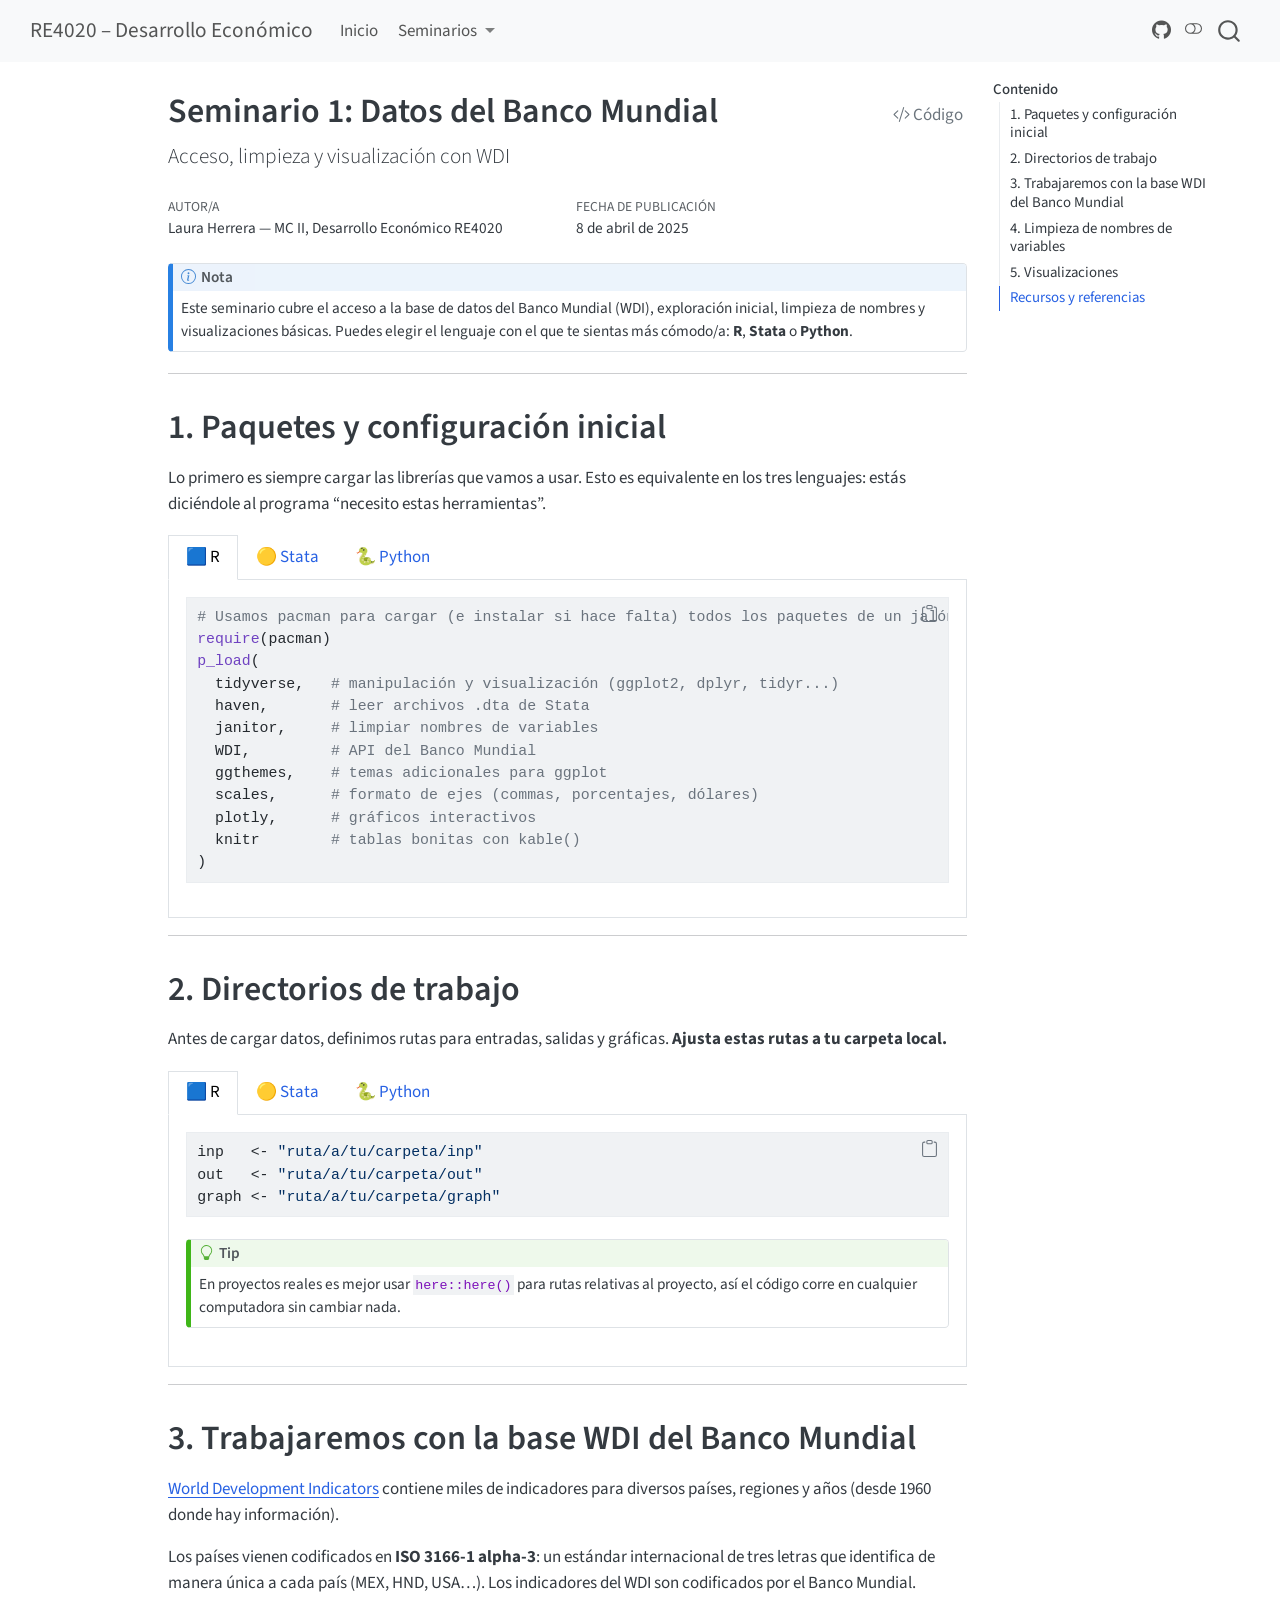
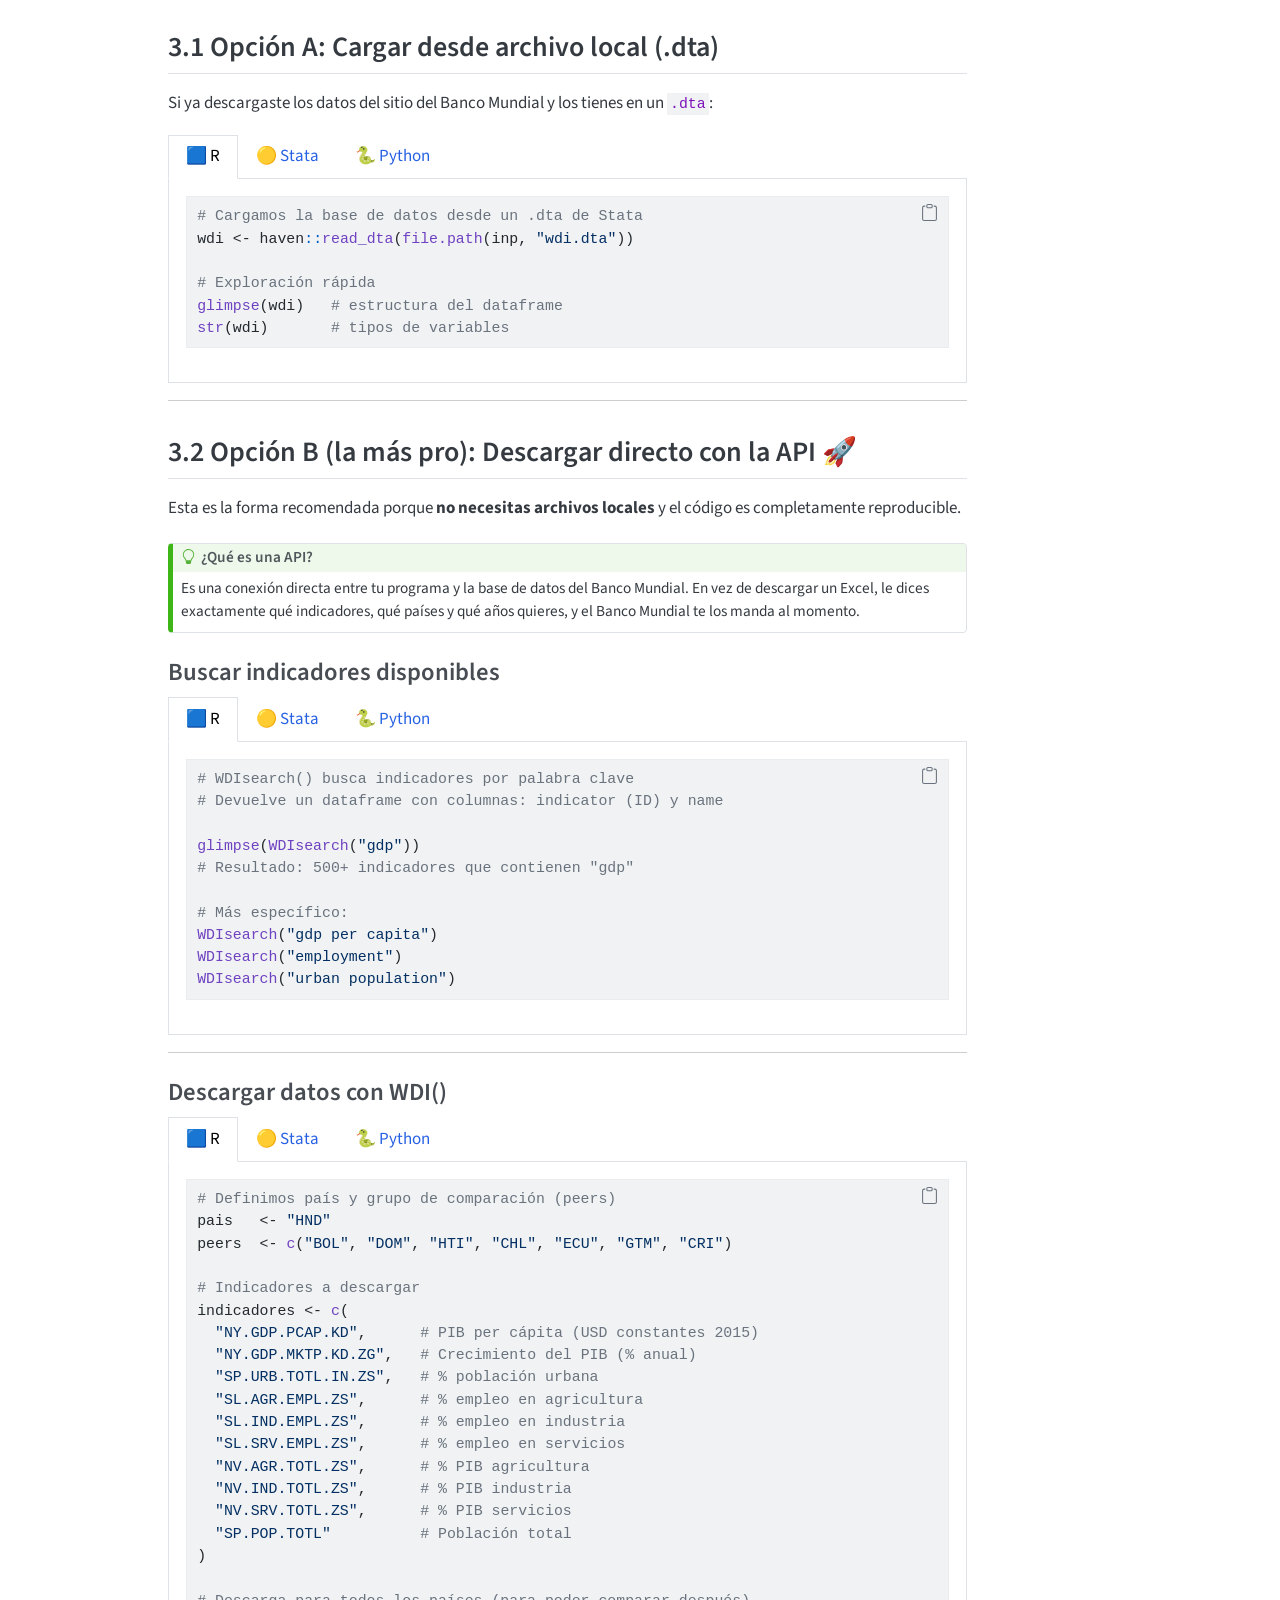
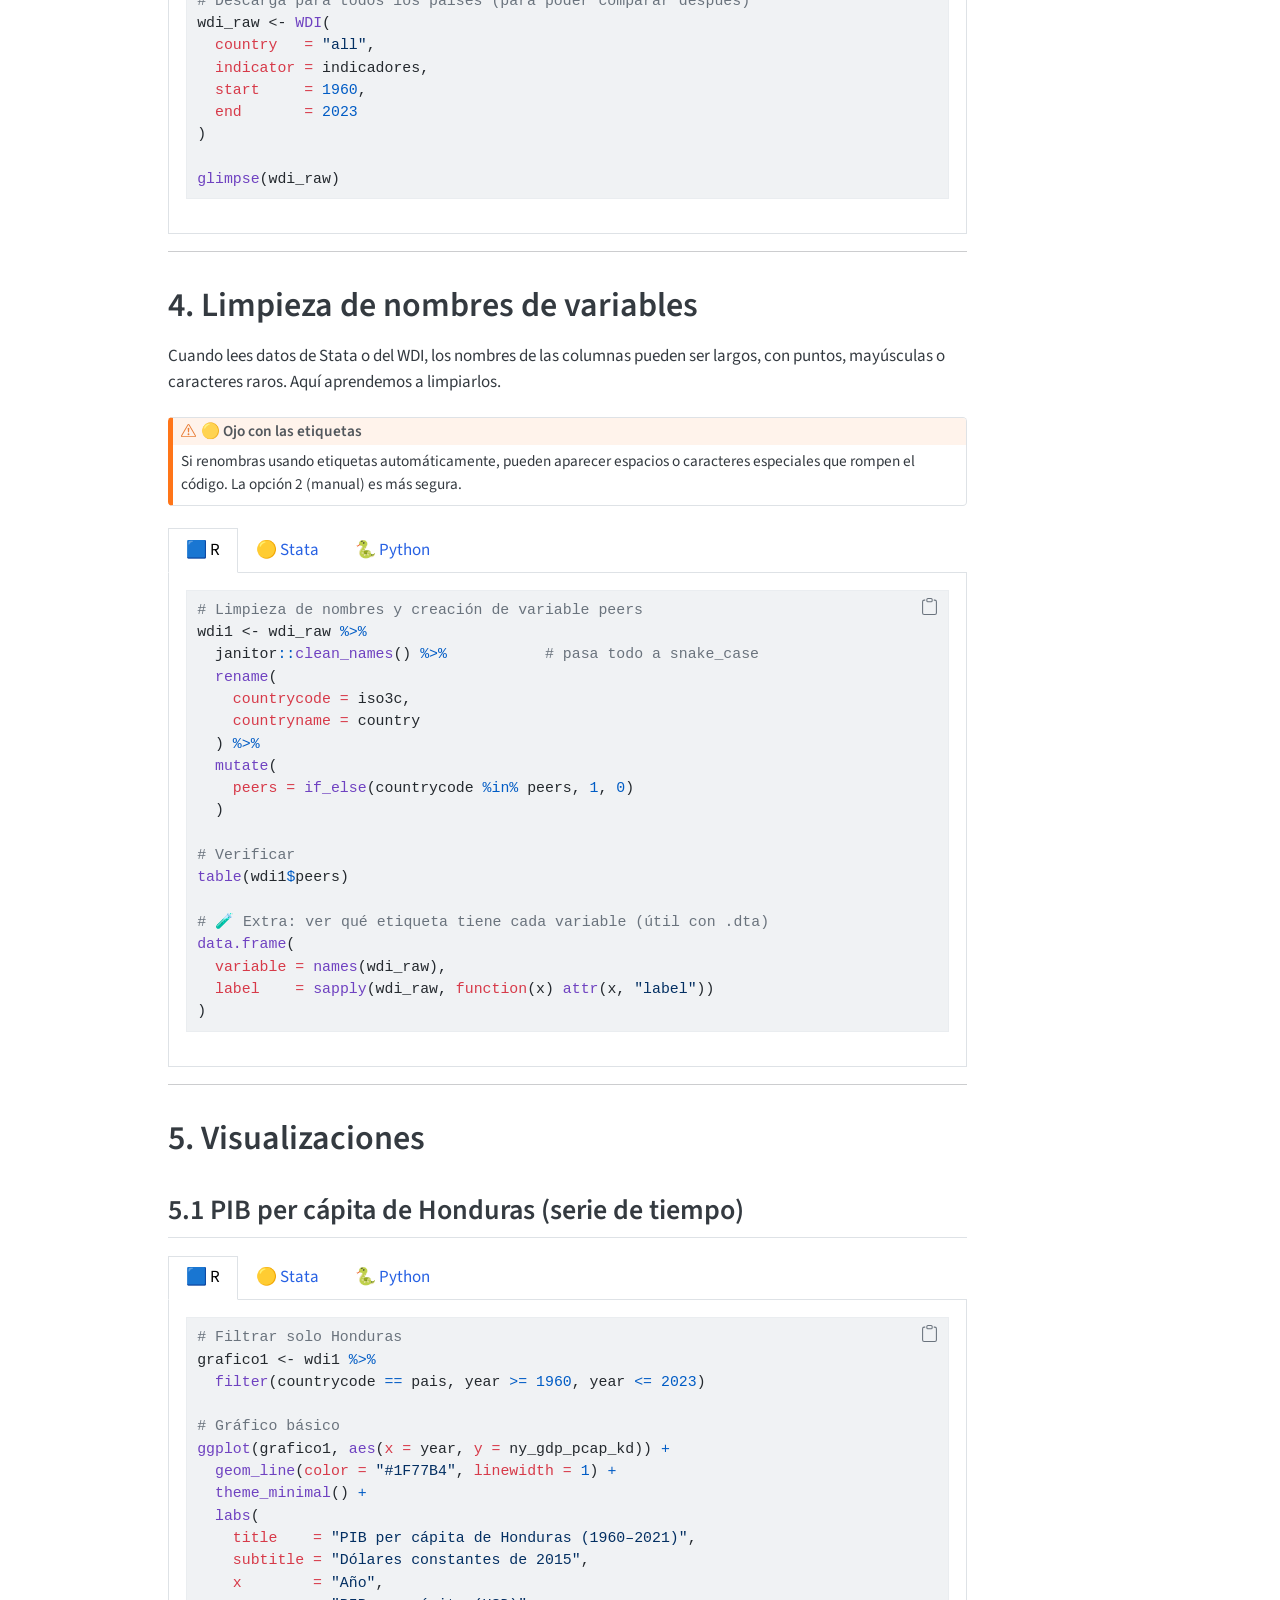
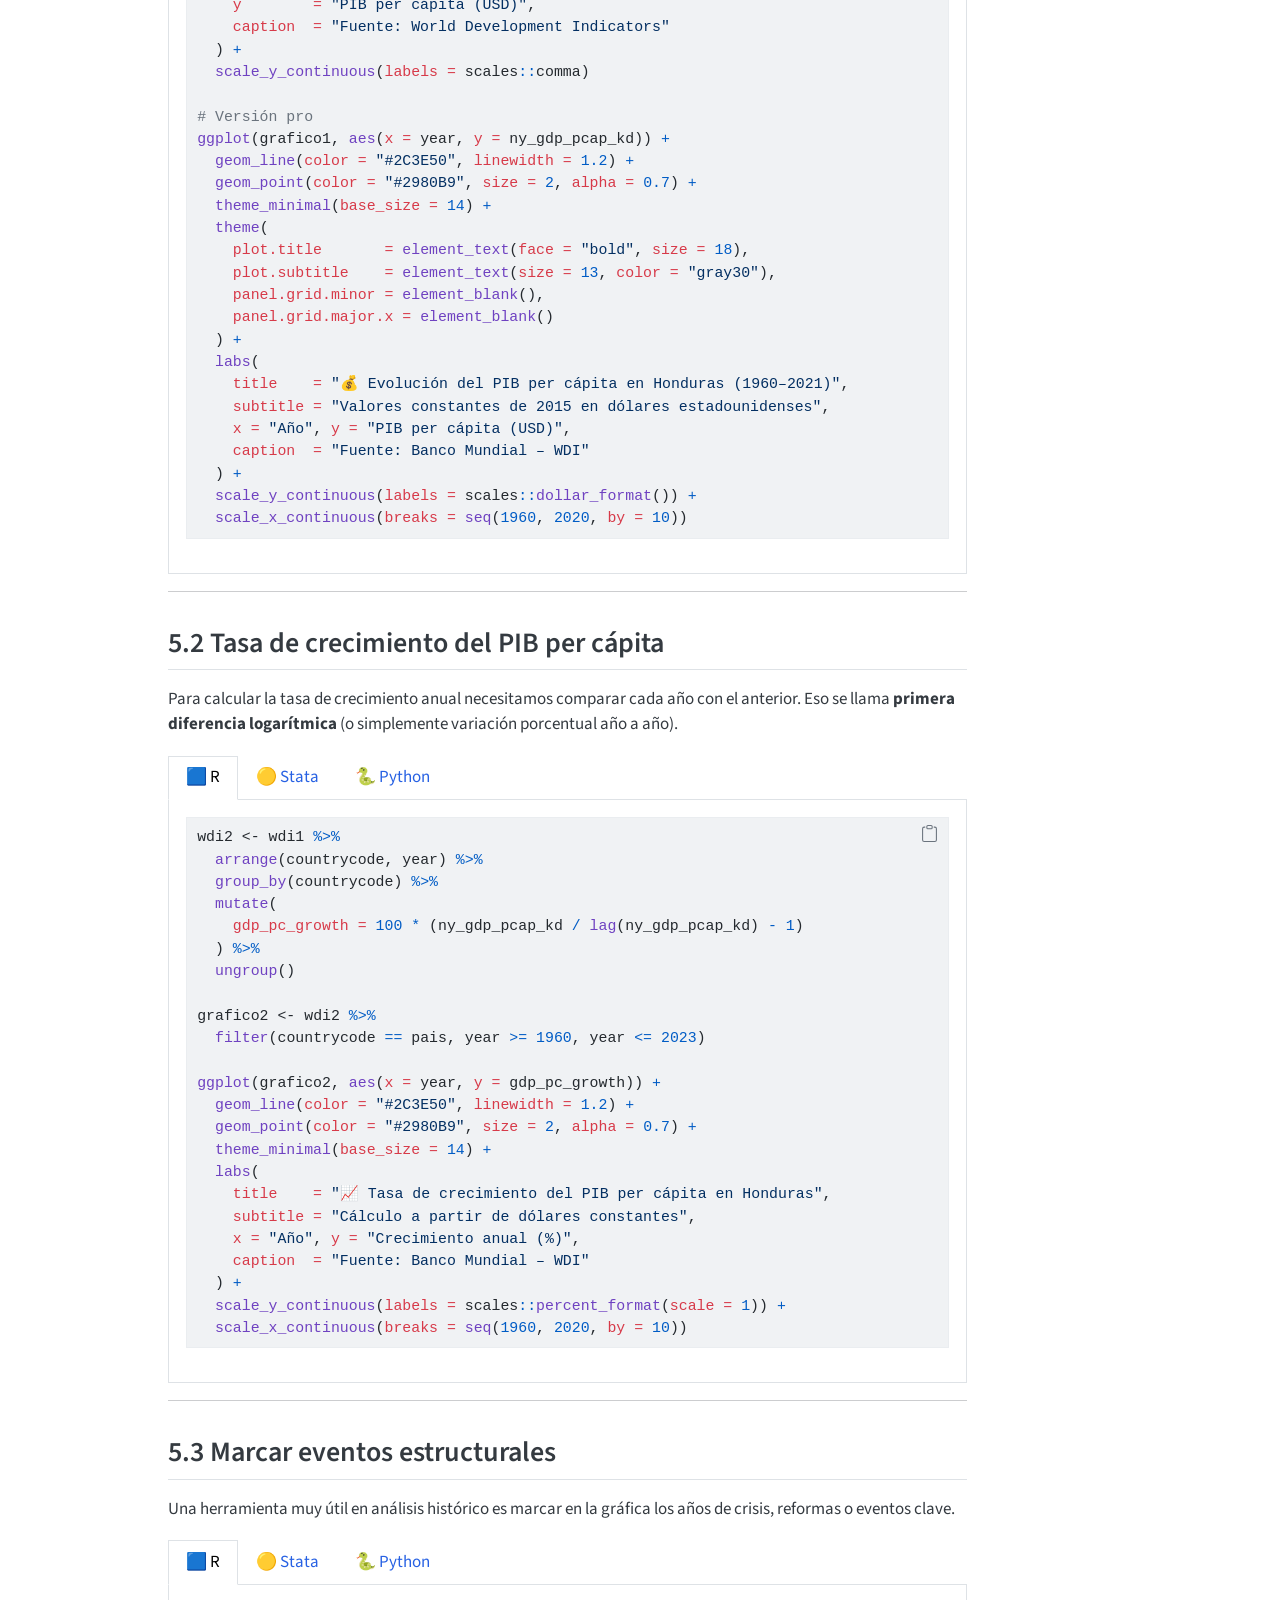
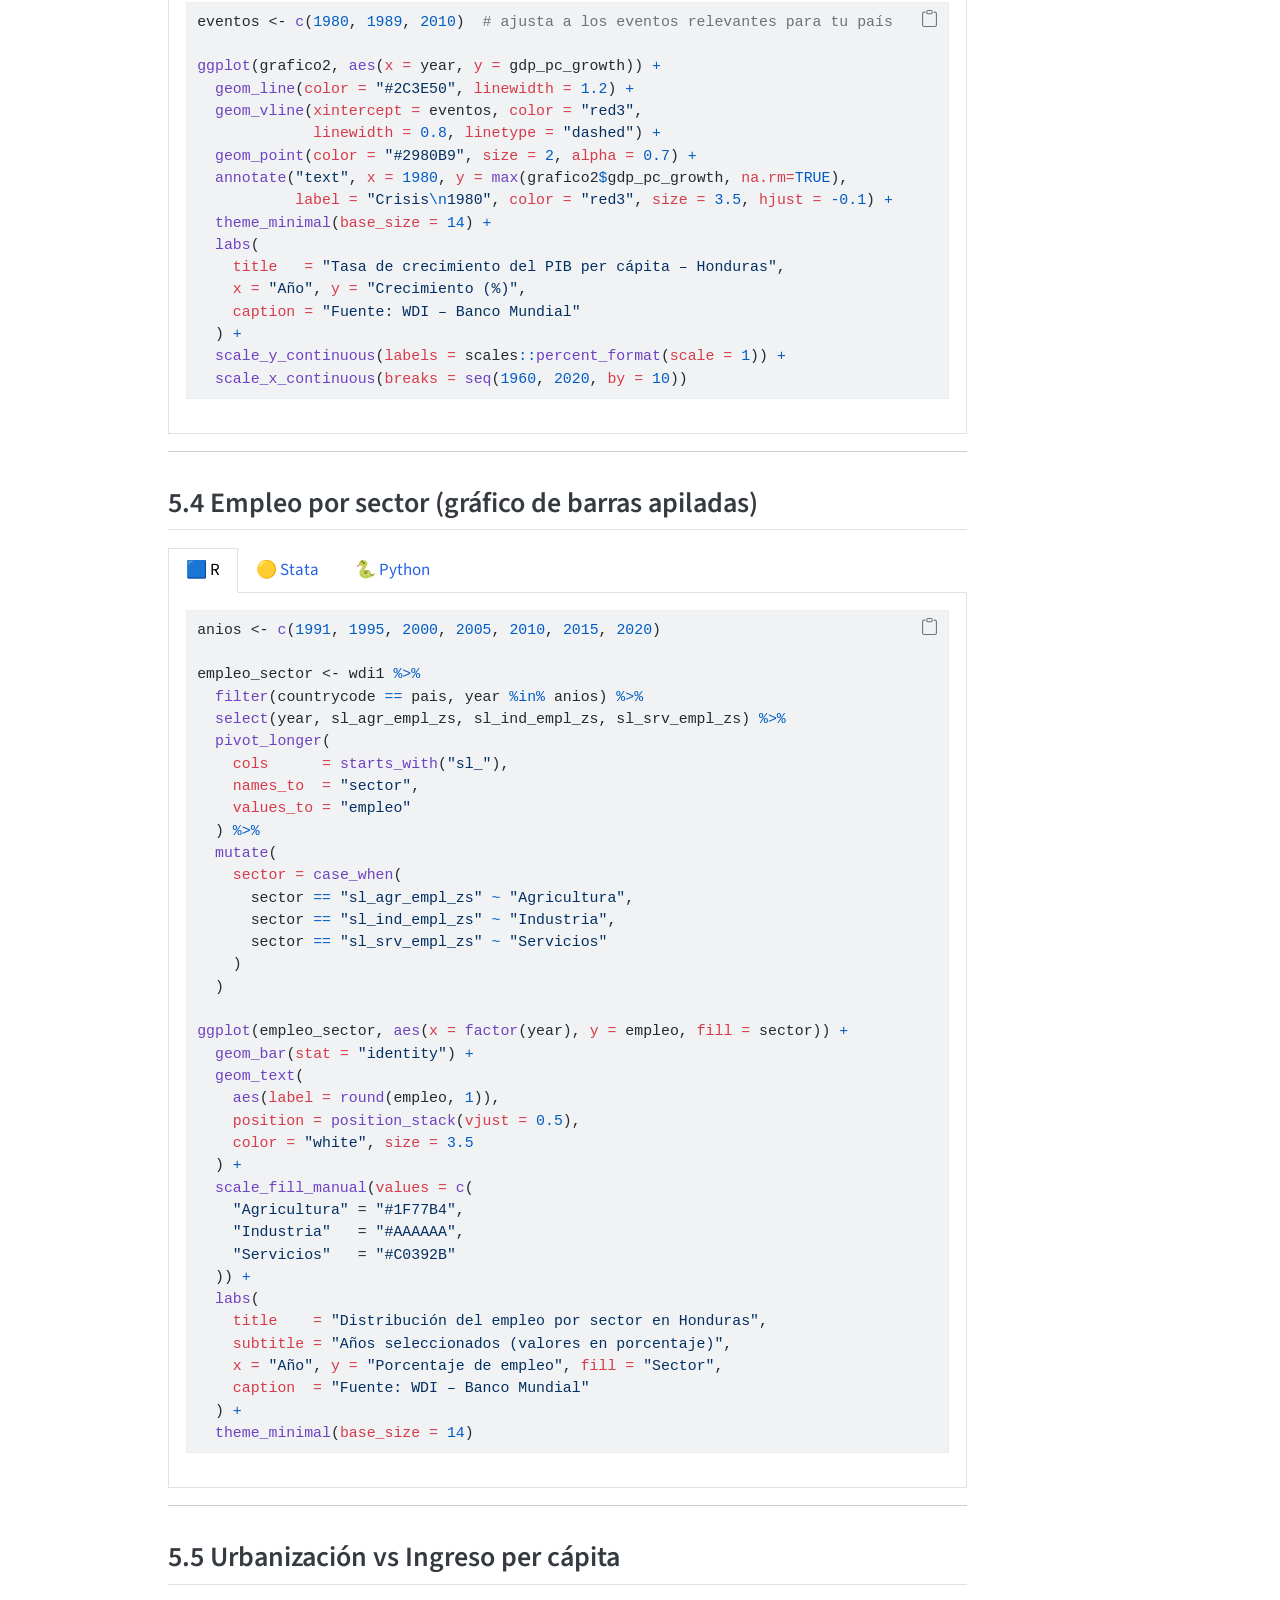
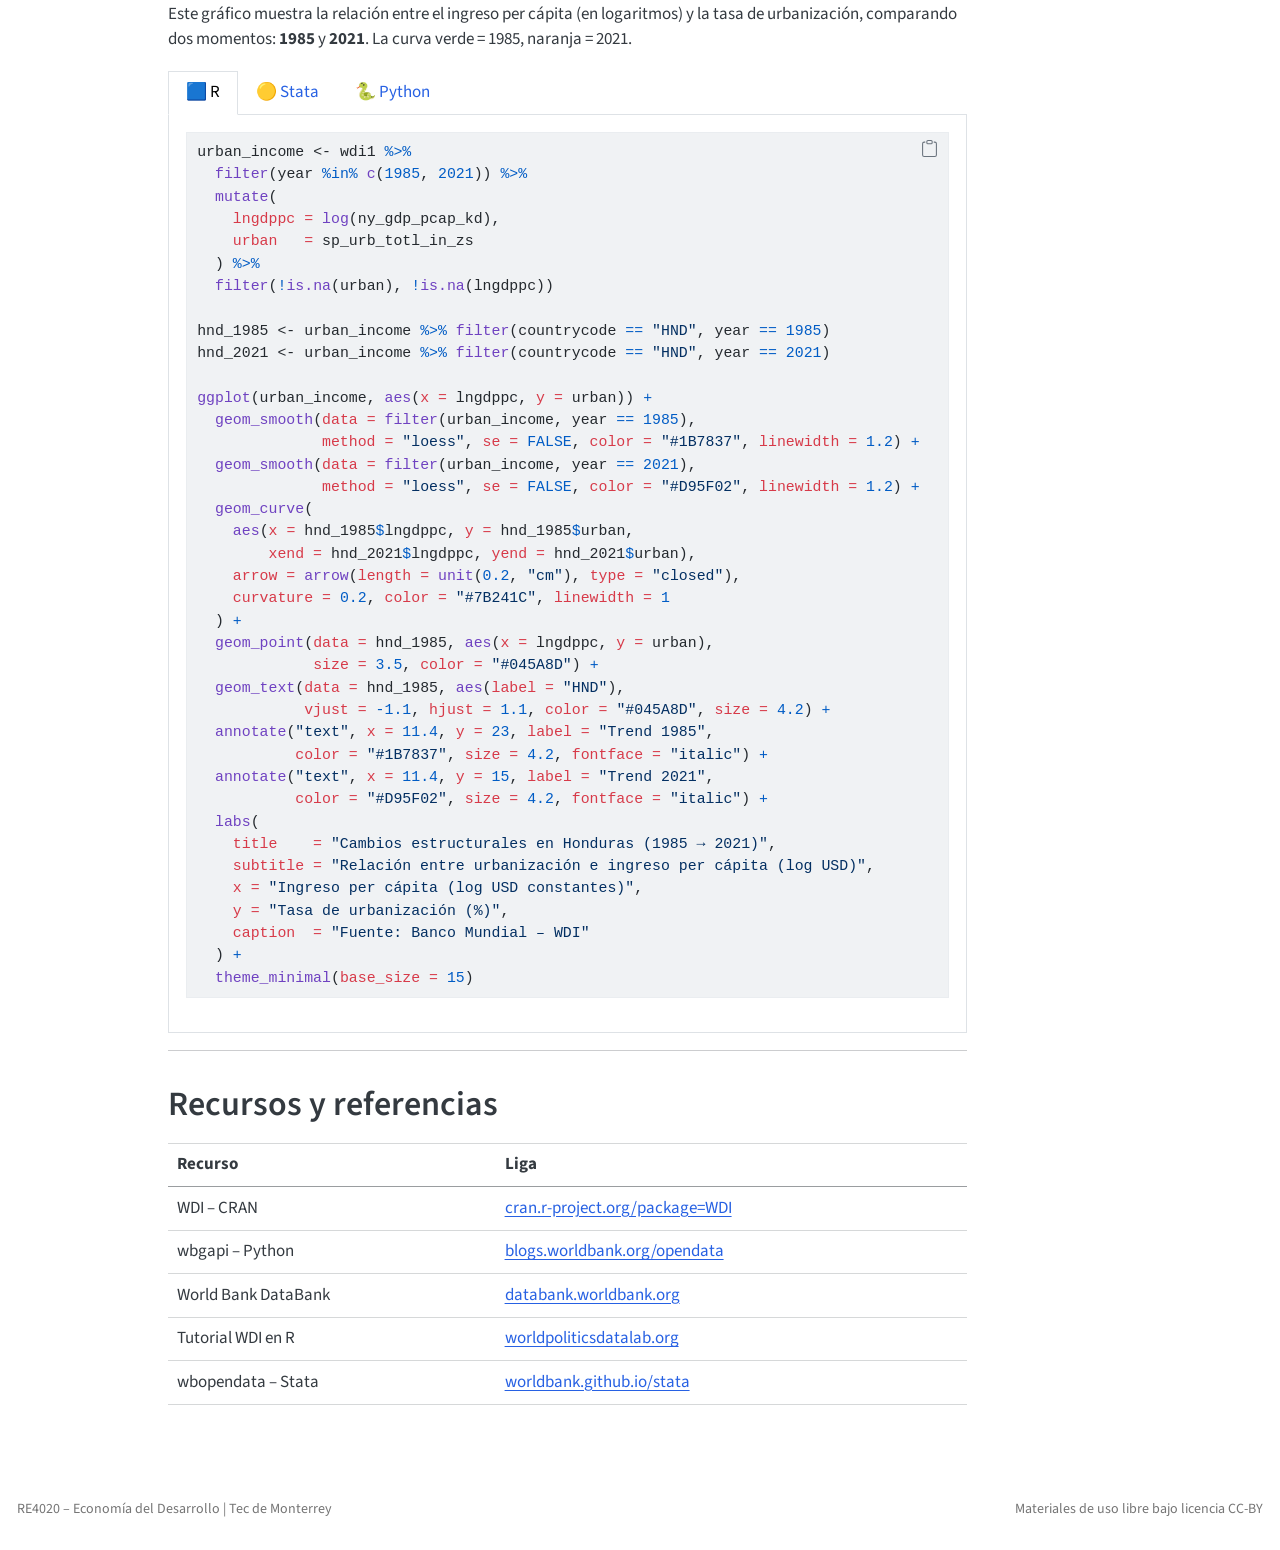
<file: docs/seminario_01.html>
<!DOCTYPE html>
<html xmlns="http://www.w3.org/1999/xhtml" lang="es" xml:lang="es"><head>

<meta charset="utf-8">
<meta name="generator" content="quarto-1.9.37">

<meta name="viewport" content="width=device-width, initial-scale=1.0, user-scalable=yes">

<meta name="author" content="Laura Herrera — MC II, Desarrollo Económico RE4020">

<title>Seminario 1: Datos del Banco Mundial – RE4020 – Desarrollo Económico</title>
<style>
/* Default styles provided by pandoc.
** See https://pandoc.org/MANUAL.html#variables-for-html for config info.
*/
code{white-space: pre-wrap;}
span.smallcaps{font-variant: small-caps;}
div.columns{display: flex; gap: min(4vw, 1.5em);}
div.column{flex: auto; overflow-x: auto;}
div.hanging-indent{margin-left: 1.5em; text-indent: -1.5em;}
ul.task-list{list-style: none;}
ul.task-list li input[type="checkbox"] {
  width: 0.8em;
  margin: 0 0.8em 0.2em -1em; /* quarto-specific, see https://github.com/quarto-dev/quarto-cli/issues/4556 */ 
  vertical-align: middle;
}
/* CSS for syntax highlighting */
html { -webkit-text-size-adjust: 100%; }
pre > code.sourceCode { white-space: pre; position: relative; }
pre > code.sourceCode > span { display: inline-block; line-height: 1.25; }
pre > code.sourceCode > span:empty { height: 1.2em; }
.sourceCode { overflow: visible; }
code.sourceCode > span { color: inherit; text-decoration: inherit; }
div.sourceCode { margin: 1em 0; }
pre.sourceCode { margin: 0; }
@media screen {
div.sourceCode { overflow: auto; }
}
@media print {
pre > code.sourceCode { white-space: pre-wrap; }
pre > code.sourceCode > span { text-indent: -5em; padding-left: 5em; }
}
pre.numberSource code
  { counter-reset: source-line 0; }
pre.numberSource code > span
  { position: relative; left: -4em; counter-increment: source-line; }
pre.numberSource code > span > a:first-child::before
  { content: counter(source-line);
    position: relative; left: -1em; text-align: right; vertical-align: baseline;
    border: none; display: inline-block;
    -webkit-touch-callout: none; -webkit-user-select: none;
    -khtml-user-select: none; -moz-user-select: none;
    -ms-user-select: none; user-select: none;
    padding: 0 4px; width: 4em;
  }
pre.numberSource { margin-left: 3em;  padding-left: 4px; }
div.sourceCode
  {   }
@media screen {
pre > code.sourceCode > span > a:first-child::before { text-decoration: underline; }
}
</style>


<script src="site_libs/quarto-nav/quarto-nav.js"></script>
<script src="site_libs/quarto-nav/headroom.min.js"></script>
<script src="site_libs/clipboard/clipboard.min.js"></script>
<script src="site_libs/quarto-search/autocomplete.umd.js"></script>
<script src="site_libs/quarto-search/fuse.min.js"></script>
<script src="site_libs/quarto-search/quarto-search.js"></script>
<meta name="quarto:offset" content="./">
<link href="./assets/favicon.ico" rel="icon">
<script src="site_libs/quarto-html/quarto.js" type="module"></script>
<script src="site_libs/quarto-html/tabsets/tabsets.js" type="module"></script>
<script src="site_libs/quarto-html/popper.min.js"></script>
<script src="site_libs/quarto-html/tippy.umd.min.js"></script>
<script src="site_libs/quarto-html/anchor.min.js"></script>
<link href="site_libs/quarto-html/tippy.css" rel="stylesheet">
<link href="site_libs/quarto-html/quarto-syntax-highlighting-acf12a64177840b8d86f2d4f01b2e9fb.css" rel="stylesheet" id="quarto-text-highlighting-styles">
<script src="site_libs/bootstrap/bootstrap.min.js"></script>
<link href="site_libs/bootstrap/bootstrap-icons.css" rel="stylesheet">
<link href="site_libs/bootstrap/bootstrap-7f128302b46659ec05c1cdf12d27b5f1.min.css" rel="stylesheet" append-hash="true" id="quarto-bootstrap" data-mode="light">
<script id="quarto-search-options" type="application/json">{
  "location": "navbar",
  "copy-button": false,
  "collapse-after": 3,
  "panel-placement": "end",
  "type": "overlay",
  "limit": 50,
  "keyboard-shortcut": [
    "f",
    "/",
    "s"
  ],
  "show-item-context": false,
  "language": {
    "search-no-results-text": "No se han encontrado resultados",
    "search-matching-documents-text": "documentos encontrados",
    "search-copy-link-title": "Copiar el enlace en la búsqueda",
    "search-hide-matches-text": "Ocultar resultados adicionales",
    "search-more-match-text": "resultado adicional en este documento",
    "search-more-matches-text": "resultados adicionales en este documento",
    "search-clear-button-title": "Borrar",
    "search-text-placeholder": "",
    "search-detached-cancel-button-title": "Cancelar",
    "search-submit-button-title": "Enviar",
    "search-label": "Buscar"
  }
}</script>
<style>html{ scroll-behavior: smooth; }</style>


</head>

<body class="nav-fixed quarto-light">

<div id="quarto-search-results"></div>
  <header id="quarto-header" class="headroom fixed-top">
    <nav class="navbar navbar-expand-lg " data-bs-theme="dark">
      <div class="navbar-container container-fluid">
      <div class="navbar-brand-container mx-auto">
    <a class="navbar-brand" href="./index.html">
    <span class="navbar-title">RE4020 – Desarrollo Económico</span>
    </a>
  </div>
            <div id="quarto-search" class="" title="Buscar"></div>
          <button class="navbar-toggler" type="button" data-bs-toggle="collapse" data-bs-target="#navbarCollapse" aria-controls="navbarCollapse" role="menu" aria-expanded="false" aria-label="Navegación de palanca" onclick="if (window.quartoToggleHeadroom) { window.quartoToggleHeadroom(); }">
  <span class="navbar-toggler-icon"></span>
</button>
          <div class="collapse navbar-collapse" id="navbarCollapse">
            <ul class="navbar-nav navbar-nav-scroll me-auto">
  <li class="nav-item">
    <a class="nav-link" href="./index.html"> 
<span class="menu-text">Inicio</span></a>
  </li>  
  <li class="nav-item dropdown ">
    <a class="nav-link dropdown-toggle" href="#" id="nav-menu-seminarios" role="link" data-bs-toggle="dropdown" aria-expanded="false">
 <span class="menu-text">Seminarios</span>
    </a>
    <ul class="dropdown-menu" aria-labelledby="nav-menu-seminarios">    
        <li>
    <a class="dropdown-item" href="./seminarios/seminario_01.qmd">
 <span class="dropdown-text">Seminario 1 – Datos WDI</span></a>
  </li>  
    </ul>
  </li>
</ul>
            <ul class="navbar-nav navbar-nav-scroll ms-auto">
  <li class="nav-item compact">
    <a class="nav-link" href="https://github.com/TU-USUARIO/re4020"> <i class="bi bi-github" role="img">
</i> 
<span class="menu-text"></span></a>
  </li>  
</ul>
          </div> <!-- /navcollapse -->
            <div class="quarto-navbar-tools">
  <a href="" class="quarto-color-scheme-toggle quarto-navigation-tool  px-1" onclick="window.quartoToggleColorScheme(); return false;" title="Alternar modo oscuro"><i class="bi"></i></a>
</div>
      </div> <!-- /container-fluid -->
    </nav>
</header>
<!-- content -->
<div id="quarto-content" class="quarto-container page-columns page-rows-contents page-layout-article page-navbar">
<!-- sidebar -->
<!-- margin-sidebar -->
    <div id="quarto-margin-sidebar" class="sidebar margin-sidebar">
        <nav id="TOC" role="doc-toc" class="toc-active">
    <h2 id="toc-title">Contenido</h2>
   
  <ul>
  <li><a href="#paquetes-y-configuración-inicial" id="toc-paquetes-y-configuración-inicial" class="nav-link active" data-scroll-target="#paquetes-y-configuración-inicial">1. Paquetes y configuración inicial</a></li>
  <li><a href="#directorios-de-trabajo" id="toc-directorios-de-trabajo" class="nav-link" data-scroll-target="#directorios-de-trabajo">2. Directorios de trabajo</a></li>
  <li><a href="#trabajaremos-con-la-base-wdi-del-banco-mundial" id="toc-trabajaremos-con-la-base-wdi-del-banco-mundial" class="nav-link" data-scroll-target="#trabajaremos-con-la-base-wdi-del-banco-mundial">3. Trabajaremos con la base WDI del Banco Mundial</a>
  <ul class="collapse">
  <li><a href="#opción-a-cargar-desde-archivo-local-.dta" id="toc-opción-a-cargar-desde-archivo-local-.dta" class="nav-link" data-scroll-target="#opción-a-cargar-desde-archivo-local-.dta">3.1 Opción A: Cargar desde archivo local (.dta)</a></li>
  <li><a href="#opción-b-la-más-pro-descargar-directo-con-la-api" id="toc-opción-b-la-más-pro-descargar-directo-con-la-api" class="nav-link" data-scroll-target="#opción-b-la-más-pro-descargar-directo-con-la-api">3.2 Opción B (la más pro): Descargar directo con la API 🚀</a>
  <ul class="collapse">
  <li><a href="#buscar-indicadores-disponibles" id="toc-buscar-indicadores-disponibles" class="nav-link" data-scroll-target="#buscar-indicadores-disponibles">Buscar indicadores disponibles</a></li>
  <li><a href="#descargar-datos-con-wdi" id="toc-descargar-datos-con-wdi" class="nav-link" data-scroll-target="#descargar-datos-con-wdi">Descargar datos con WDI()</a></li>
  </ul></li>
  </ul></li>
  <li><a href="#limpieza-de-nombres-de-variables" id="toc-limpieza-de-nombres-de-variables" class="nav-link" data-scroll-target="#limpieza-de-nombres-de-variables">4. Limpieza de nombres de variables</a></li>
  <li><a href="#visualizaciones" id="toc-visualizaciones" class="nav-link" data-scroll-target="#visualizaciones">5. Visualizaciones</a>
  <ul class="collapse">
  <li><a href="#pib-per-cápita-de-honduras-serie-de-tiempo" id="toc-pib-per-cápita-de-honduras-serie-de-tiempo" class="nav-link" data-scroll-target="#pib-per-cápita-de-honduras-serie-de-tiempo">5.1 PIB per cápita de Honduras (serie de tiempo)</a></li>
  <li><a href="#tasa-de-crecimiento-del-pib-per-cápita" id="toc-tasa-de-crecimiento-del-pib-per-cápita" class="nav-link" data-scroll-target="#tasa-de-crecimiento-del-pib-per-cápita">5.2 Tasa de crecimiento del PIB per cápita</a></li>
  <li><a href="#marcar-eventos-estructurales" id="toc-marcar-eventos-estructurales" class="nav-link" data-scroll-target="#marcar-eventos-estructurales">5.3 Marcar eventos estructurales</a></li>
  <li><a href="#empleo-por-sector-gráfico-de-barras-apiladas" id="toc-empleo-por-sector-gráfico-de-barras-apiladas" class="nav-link" data-scroll-target="#empleo-por-sector-gráfico-de-barras-apiladas">5.4 Empleo por sector (gráfico de barras apiladas)</a></li>
  <li><a href="#urbanización-vs-ingreso-per-cápita" id="toc-urbanización-vs-ingreso-per-cápita" class="nav-link" data-scroll-target="#urbanización-vs-ingreso-per-cápita">5.5 Urbanización vs Ingreso per cápita</a></li>
  </ul></li>
  <li><a href="#recursos-y-referencias" id="toc-recursos-y-referencias" class="nav-link" data-scroll-target="#recursos-y-referencias">Recursos y referencias</a></li>
  </ul>
</nav>
    </div>
<!-- main -->
<main class="content" id="quarto-document-content">

<header id="title-block-header" class="quarto-title-block default">
<div class="quarto-title">
<div class="quarto-title-block"><div><h1 class="title">Seminario 1: Datos del Banco Mundial</h1><button type="button" class="btn code-tools-button" id="quarto-code-tools-source"><i class="bi"></i> Código</button></div></div>
<p class="subtitle lead">Acceso, limpieza y visualización con WDI</p>
</div>



<div class="quarto-title-meta">

    <div>
    <div class="quarto-title-meta-heading">Autor/a</div>
    <div class="quarto-title-meta-contents">
             <p>Laura Herrera — MC II, Desarrollo Económico RE4020 </p>
          </div>
  </div>
    
    <div>
    <div class="quarto-title-meta-heading">Fecha de publicación</div>
    <div class="quarto-title-meta-contents">
      <p class="date">8 de abril de 2025</p>
    </div>
  </div>
  
    
  </div>
  


</header>


<div class="callout callout-style-default callout-note callout-titled">
<div class="callout-header d-flex align-content-center">
<div class="callout-icon-container">
<i class="callout-icon"></i>
</div>
<div class="callout-title-container flex-fill">
Nota
</div>
</div>
<div class="callout-body-container callout-body">
<p>Este seminario cubre el acceso a la base de datos del Banco Mundial (WDI), exploración inicial, limpieza de nombres y visualizaciones básicas. Puedes elegir el lenguaje con el que te sientas más cómodo/a: <strong>R</strong>, <strong>Stata</strong> o <strong>Python</strong>.</p>
</div>
</div>
<hr>
<section id="paquetes-y-configuración-inicial" class="level1">
<h1>1. Paquetes y configuración inicial</h1>
<p>Lo primero es siempre cargar las librerías que vamos a usar. Esto es equivalente en los tres lenguajes: estás diciéndole al programa “necesito estas herramientas”.</p>
<div class="tabset-margin-container"></div><div class="panel-tabset">
<ul class="nav nav-tabs" role="tablist"><li class="nav-item" role="presentation"><a class="nav-link active" id="tabset-1-1-tab" data-bs-toggle="tab" data-bs-target="#tabset-1-1" role="tab" aria-controls="tabset-1-1" aria-selected="true" href="">🟦 R</a></li><li class="nav-item" role="presentation"><a class="nav-link" id="tabset-1-2-tab" data-bs-toggle="tab" data-bs-target="#tabset-1-2" role="tab" aria-controls="tabset-1-2" aria-selected="false" href="">🟡 Stata</a></li><li class="nav-item" role="presentation"><a class="nav-link" id="tabset-1-3-tab" data-bs-toggle="tab" data-bs-target="#tabset-1-3" role="tab" aria-controls="tabset-1-3" aria-selected="false" href="">🐍 Python</a></li></ul>
<div class="tab-content">
<div id="tabset-1-1" class="tab-pane active" role="tabpanel" aria-labelledby="tabset-1-1-tab">
<div class="code-copy-outer-scaffold"><div class="sourceCode" id="cb1"><pre class="sourceCode r code-with-copy"><code class="sourceCode r"><span id="cb1-1"><a href="#cb1-1" aria-hidden="true" tabindex="-1"></a><span class="co"># Usamos pacman para cargar (e instalar si hace falta) todos los paquetes de un jalón</span></span>
<span id="cb1-2"><a href="#cb1-2" aria-hidden="true" tabindex="-1"></a><span class="fu">require</span>(pacman)</span>
<span id="cb1-3"><a href="#cb1-3" aria-hidden="true" tabindex="-1"></a><span class="fu">p_load</span>(</span>
<span id="cb1-4"><a href="#cb1-4" aria-hidden="true" tabindex="-1"></a>  tidyverse,   <span class="co"># manipulación y visualización (ggplot2, dplyr, tidyr...)</span></span>
<span id="cb1-5"><a href="#cb1-5" aria-hidden="true" tabindex="-1"></a>  haven,       <span class="co"># leer archivos .dta de Stata</span></span>
<span id="cb1-6"><a href="#cb1-6" aria-hidden="true" tabindex="-1"></a>  janitor,     <span class="co"># limpiar nombres de variables</span></span>
<span id="cb1-7"><a href="#cb1-7" aria-hidden="true" tabindex="-1"></a>  WDI,         <span class="co"># API del Banco Mundial</span></span>
<span id="cb1-8"><a href="#cb1-8" aria-hidden="true" tabindex="-1"></a>  ggthemes,    <span class="co"># temas adicionales para ggplot</span></span>
<span id="cb1-9"><a href="#cb1-9" aria-hidden="true" tabindex="-1"></a>  scales,      <span class="co"># formato de ejes (commas, porcentajes, dólares)</span></span>
<span id="cb1-10"><a href="#cb1-10" aria-hidden="true" tabindex="-1"></a>  plotly,      <span class="co"># gráficos interactivos</span></span>
<span id="cb1-11"><a href="#cb1-11" aria-hidden="true" tabindex="-1"></a>  knitr        <span class="co"># tablas bonitas con kable()</span></span>
<span id="cb1-12"><a href="#cb1-12" aria-hidden="true" tabindex="-1"></a>)</span></code></pre></div><button title="Copiar al portapapeles" class="code-copy-button"><i class="bi"></i></button></div>
</div>
<div id="tabset-1-2" class="tab-pane" role="tabpanel" aria-labelledby="tabset-1-2-tab">
<div class="code-copy-outer-scaffold"><div class="sourceCode" id="cb2"><pre class="sourceCode stata code-with-copy"><code class="sourceCode stata"><span id="cb2-1"><a href="#cb2-1" aria-hidden="true" tabindex="-1"></a>* Stata no tiene un gestor <span class="kw">de</span> paquetes único como R,</span>
<span id="cb2-2"><a href="#cb2-2" aria-hidden="true" tabindex="-1"></a>* pero puedes instalar los principales así:</span>
<span id="cb2-3"><a href="#cb2-3" aria-hidden="true" tabindex="-1"></a><span class="kw">ssc</span> install wbopendata, <span class="kw">replace</span>   <span class="co">// equivalente a {WDI}</span></span>
<span id="cb2-4"><a href="#cb2-4" aria-hidden="true" tabindex="-1"></a><span class="kw">ssc</span> install estout,    <span class="kw">replace</span>   <span class="co">// tablas de resultados</span></span>
<span id="cb2-5"><a href="#cb2-5" aria-hidden="true" tabindex="-1"></a><span class="kw">ssc</span> install outreg2,  <span class="kw">replace</span>   <span class="co">// exportar tablas</span></span></code></pre></div><button title="Copiar al portapapeles" class="code-copy-button"><i class="bi"></i></button></div>
</div>
<div id="tabset-1-3" class="tab-pane" role="tabpanel" aria-labelledby="tabset-1-3-tab">
<div class="code-copy-outer-scaffold"><div class="sourceCode" id="cb3"><pre class="sourceCode python code-with-copy"><code class="sourceCode python"><span id="cb3-1"><a href="#cb3-1" aria-hidden="true" tabindex="-1"></a><span class="co"># Instalación (solo una vez, desde terminal):</span></span>
<span id="cb3-2"><a href="#cb3-2" aria-hidden="true" tabindex="-1"></a><span class="co"># pip install pandas matplotlib seaborn wbgapi plotly</span></span>
<span id="cb3-3"><a href="#cb3-3" aria-hidden="true" tabindex="-1"></a></span>
<span id="cb3-4"><a href="#cb3-4" aria-hidden="true" tabindex="-1"></a><span class="im">import</span> pandas <span class="im">as</span> pd</span>
<span id="cb3-5"><a href="#cb3-5" aria-hidden="true" tabindex="-1"></a><span class="im">import</span> matplotlib.pyplot <span class="im">as</span> plt</span>
<span id="cb3-6"><a href="#cb3-6" aria-hidden="true" tabindex="-1"></a><span class="im">import</span> matplotlib.ticker <span class="im">as</span> mticker</span>
<span id="cb3-7"><a href="#cb3-7" aria-hidden="true" tabindex="-1"></a><span class="im">import</span> seaborn <span class="im">as</span> sns</span>
<span id="cb3-8"><a href="#cb3-8" aria-hidden="true" tabindex="-1"></a><span class="im">import</span> wbgapi <span class="im">as</span> wb          <span class="co"># API oficial del Banco Mundial para Python</span></span>
<span id="cb3-9"><a href="#cb3-9" aria-hidden="true" tabindex="-1"></a><span class="im">import</span> plotly.express <span class="im">as</span> px</span></code></pre></div><button title="Copiar al portapapeles" class="code-copy-button"><i class="bi"></i></button></div>
</div>
</div>
</div>
<hr>
</section>
<section id="directorios-de-trabajo" class="level1">
<h1>2. Directorios de trabajo</h1>
<p>Antes de cargar datos, definimos rutas para entradas, salidas y gráficas. <strong>Ajusta estas rutas a tu carpeta local.</strong></p>
<div class="tabset-margin-container"></div><div class="panel-tabset">
<ul class="nav nav-tabs" role="tablist"><li class="nav-item" role="presentation"><a class="nav-link active" id="tabset-2-1-tab" data-bs-toggle="tab" data-bs-target="#tabset-2-1" role="tab" aria-controls="tabset-2-1" aria-selected="true" href="">🟦 R</a></li><li class="nav-item" role="presentation"><a class="nav-link" id="tabset-2-2-tab" data-bs-toggle="tab" data-bs-target="#tabset-2-2" role="tab" aria-controls="tabset-2-2" aria-selected="false" href="">🟡 Stata</a></li><li class="nav-item" role="presentation"><a class="nav-link" id="tabset-2-3-tab" data-bs-toggle="tab" data-bs-target="#tabset-2-3" role="tab" aria-controls="tabset-2-3" aria-selected="false" href="">🐍 Python</a></li></ul>
<div class="tab-content">
<div id="tabset-2-1" class="tab-pane active" role="tabpanel" aria-labelledby="tabset-2-1-tab">
<div class="code-copy-outer-scaffold"><div class="sourceCode" id="cb4"><pre class="sourceCode r code-with-copy"><code class="sourceCode r"><span id="cb4-1"><a href="#cb4-1" aria-hidden="true" tabindex="-1"></a>inp   <span class="ot">&lt;-</span> <span class="st">"ruta/a/tu/carpeta/inp"</span></span>
<span id="cb4-2"><a href="#cb4-2" aria-hidden="true" tabindex="-1"></a>out   <span class="ot">&lt;-</span> <span class="st">"ruta/a/tu/carpeta/out"</span></span>
<span id="cb4-3"><a href="#cb4-3" aria-hidden="true" tabindex="-1"></a>graph <span class="ot">&lt;-</span> <span class="st">"ruta/a/tu/carpeta/graph"</span></span></code></pre></div><button title="Copiar al portapapeles" class="code-copy-button"><i class="bi"></i></button></div>
<div class="callout callout-style-default callout-tip callout-titled">
<div class="callout-header d-flex align-content-center">
<div class="callout-icon-container">
<i class="callout-icon"></i>
</div>
<div class="callout-title-container flex-fill">
Tip
</div>
</div>
<div class="callout-body-container callout-body">
<p>En proyectos reales es mejor usar <code>here::here()</code> para rutas relativas al proyecto, así el código corre en cualquier computadora sin cambiar nada.</p>
</div>
</div>
</div>
<div id="tabset-2-2" class="tab-pane" role="tabpanel" aria-labelledby="tabset-2-2-tab">
<div class="code-copy-outer-scaffold"><div class="sourceCode" id="cb5"><pre class="sourceCode stata code-with-copy"><code class="sourceCode stata"><span id="cb5-1"><a href="#cb5-1" aria-hidden="true" tabindex="-1"></a><span class="kw">global</span> inp   <span class="st">"ruta/a/tu/carpeta/inp"</span></span>
<span id="cb5-2"><a href="#cb5-2" aria-hidden="true" tabindex="-1"></a><span class="kw">global</span> out   <span class="st">"ruta/a/tu/carpeta/out"</span></span>
<span id="cb5-3"><a href="#cb5-3" aria-hidden="true" tabindex="-1"></a><span class="kw">global</span> <span class="kw">graph</span> <span class="st">"ruta/a/tu/carpeta/graph"</span></span></code></pre></div><button title="Copiar al portapapeles" class="code-copy-button"><i class="bi"></i></button></div>
</div>
<div id="tabset-2-3" class="tab-pane" role="tabpanel" aria-labelledby="tabset-2-3-tab">
<div class="code-copy-outer-scaffold"><div class="sourceCode" id="cb6"><pre class="sourceCode python code-with-copy"><code class="sourceCode python"><span id="cb6-1"><a href="#cb6-1" aria-hidden="true" tabindex="-1"></a><span class="im">from</span> pathlib <span class="im">import</span> Path</span>
<span id="cb6-2"><a href="#cb6-2" aria-hidden="true" tabindex="-1"></a></span>
<span id="cb6-3"><a href="#cb6-3" aria-hidden="true" tabindex="-1"></a>inp   <span class="op">=</span> Path(<span class="st">"ruta/a/tu/carpeta/inp"</span>)</span>
<span id="cb6-4"><a href="#cb6-4" aria-hidden="true" tabindex="-1"></a>out   <span class="op">=</span> Path(<span class="st">"ruta/a/tu/carpeta/out"</span>)</span>
<span id="cb6-5"><a href="#cb6-5" aria-hidden="true" tabindex="-1"></a>graph <span class="op">=</span> Path(<span class="st">"ruta/a/tu/carpeta/graph"</span>)</span>
<span id="cb6-6"><a href="#cb6-6" aria-hidden="true" tabindex="-1"></a></span>
<span id="cb6-7"><a href="#cb6-7" aria-hidden="true" tabindex="-1"></a><span class="co"># Crear carpetas si no existen</span></span>
<span id="cb6-8"><a href="#cb6-8" aria-hidden="true" tabindex="-1"></a><span class="cf">for</span> p <span class="kw">in</span> [inp, out, graph]:</span>
<span id="cb6-9"><a href="#cb6-9" aria-hidden="true" tabindex="-1"></a>    p.mkdir(parents<span class="op">=</span><span class="va">True</span>, exist_ok<span class="op">=</span><span class="va">True</span>)</span></code></pre></div><button title="Copiar al portapapeles" class="code-copy-button"><i class="bi"></i></button></div>
</div>
</div>
</div>
<hr>
</section>
<section id="trabajaremos-con-la-base-wdi-del-banco-mundial" class="level1">
<h1>3. Trabajaremos con la base WDI del Banco Mundial</h1>
<p><a href="https://databank.worldbank.org/source/world-development-indicators">World Development Indicators</a> contiene miles de indicadores para diversos países, regiones y años (desde 1960 donde hay información).</p>
<p>Los países vienen codificados en <strong>ISO 3166-1 alpha-3</strong>: un estándar internacional de tres letras que identifica de manera única a cada país (MEX, HND, USA…). Los indicadores del WDI son codificados por el Banco Mundial.</p>
<section id="opción-a-cargar-desde-archivo-local-.dta" class="level2">
<h2 class="anchored" data-anchor-id="opción-a-cargar-desde-archivo-local-.dta">3.1 Opción A: Cargar desde archivo local (.dta)</h2>
<p>Si ya descargaste los datos del sitio del Banco Mundial y los tienes en un <code>.dta</code>:</p>
<div class="tabset-margin-container"></div><div class="panel-tabset">
<ul class="nav nav-tabs" role="tablist"><li class="nav-item" role="presentation"><a class="nav-link active" id="tabset-3-1-tab" data-bs-toggle="tab" data-bs-target="#tabset-3-1" role="tab" aria-controls="tabset-3-1" aria-selected="true" href="">🟦 R</a></li><li class="nav-item" role="presentation"><a class="nav-link" id="tabset-3-2-tab" data-bs-toggle="tab" data-bs-target="#tabset-3-2" role="tab" aria-controls="tabset-3-2" aria-selected="false" href="">🟡 Stata</a></li><li class="nav-item" role="presentation"><a class="nav-link" id="tabset-3-3-tab" data-bs-toggle="tab" data-bs-target="#tabset-3-3" role="tab" aria-controls="tabset-3-3" aria-selected="false" href="">🐍 Python</a></li></ul>
<div class="tab-content">
<div id="tabset-3-1" class="tab-pane active" role="tabpanel" aria-labelledby="tabset-3-1-tab">
<div class="code-copy-outer-scaffold"><div class="sourceCode" id="cb7"><pre class="sourceCode r code-with-copy"><code class="sourceCode r"><span id="cb7-1"><a href="#cb7-1" aria-hidden="true" tabindex="-1"></a><span class="co"># Cargamos la base de datos desde un .dta de Stata</span></span>
<span id="cb7-2"><a href="#cb7-2" aria-hidden="true" tabindex="-1"></a>wdi <span class="ot">&lt;-</span> haven<span class="sc">::</span><span class="fu">read_dta</span>(<span class="fu">file.path</span>(inp, <span class="st">"wdi.dta"</span>))</span>
<span id="cb7-3"><a href="#cb7-3" aria-hidden="true" tabindex="-1"></a></span>
<span id="cb7-4"><a href="#cb7-4" aria-hidden="true" tabindex="-1"></a><span class="co"># Exploración rápida</span></span>
<span id="cb7-5"><a href="#cb7-5" aria-hidden="true" tabindex="-1"></a><span class="fu">glimpse</span>(wdi)   <span class="co"># estructura del dataframe</span></span>
<span id="cb7-6"><a href="#cb7-6" aria-hidden="true" tabindex="-1"></a><span class="fu">str</span>(wdi)       <span class="co"># tipos de variables</span></span></code></pre></div><button title="Copiar al portapapeles" class="code-copy-button"><i class="bi"></i></button></div>
</div>
<div id="tabset-3-2" class="tab-pane" role="tabpanel" aria-labelledby="tabset-3-2-tab">
<div class="code-copy-outer-scaffold"><div class="sourceCode" id="cb8"><pre class="sourceCode stata code-with-copy"><code class="sourceCode stata"><span id="cb8-1"><a href="#cb8-1" aria-hidden="true" tabindex="-1"></a><span class="kw">use</span> <span class="st">"$inp/wdi.dta"</span>, <span class="kw">clear</span></span>
<span id="cb8-2"><a href="#cb8-2" aria-hidden="true" tabindex="-1"></a></span>
<span id="cb8-3"><a href="#cb8-3" aria-hidden="true" tabindex="-1"></a>* Exploración</span>
<span id="cb8-4"><a href="#cb8-4" aria-hidden="true" tabindex="-1"></a><span class="kw">describe</span></span>
<span id="cb8-5"><a href="#cb8-5" aria-hidden="true" tabindex="-1"></a><span class="kw">summarize</span></span>
<span id="cb8-6"><a href="#cb8-6" aria-hidden="true" tabindex="-1"></a><span class="ot">list</span> <span class="kw">in</span> 1/5</span></code></pre></div><button title="Copiar al portapapeles" class="code-copy-button"><i class="bi"></i></button></div>
</div>
<div id="tabset-3-3" class="tab-pane" role="tabpanel" aria-labelledby="tabset-3-3-tab">
<div class="code-copy-outer-scaffold"><div class="sourceCode" id="cb9"><pre class="sourceCode python code-with-copy"><code class="sourceCode python"><span id="cb9-1"><a href="#cb9-1" aria-hidden="true" tabindex="-1"></a><span class="im">import</span> pandas <span class="im">as</span> pd</span>
<span id="cb9-2"><a href="#cb9-2" aria-hidden="true" tabindex="-1"></a></span>
<span id="cb9-3"><a href="#cb9-3" aria-hidden="true" tabindex="-1"></a><span class="co"># Leer un .dta de Stata directamente</span></span>
<span id="cb9-4"><a href="#cb9-4" aria-hidden="true" tabindex="-1"></a>wdi <span class="op">=</span> pd.read_stata(inp <span class="op">/</span> <span class="st">"wdi.dta"</span>)</span>
<span id="cb9-5"><a href="#cb9-5" aria-hidden="true" tabindex="-1"></a></span>
<span id="cb9-6"><a href="#cb9-6" aria-hidden="true" tabindex="-1"></a><span class="co"># Exploración rápida</span></span>
<span id="cb9-7"><a href="#cb9-7" aria-hidden="true" tabindex="-1"></a><span class="bu">print</span>(wdi.shape)       <span class="co"># filas y columnas</span></span>
<span id="cb9-8"><a href="#cb9-8" aria-hidden="true" tabindex="-1"></a><span class="bu">print</span>(wdi.dtypes)      <span class="co"># tipos de variables</span></span>
<span id="cb9-9"><a href="#cb9-9" aria-hidden="true" tabindex="-1"></a><span class="bu">print</span>(wdi.head())      <span class="co"># primeras filas</span></span>
<span id="cb9-10"><a href="#cb9-10" aria-hidden="true" tabindex="-1"></a>wdi.describe()         <span class="co"># estadísticas descriptivas</span></span></code></pre></div><button title="Copiar al portapapeles" class="code-copy-button"><i class="bi"></i></button></div>
</div>
</div>
</div>
<hr>
</section>
<section id="opción-b-la-más-pro-descargar-directo-con-la-api" class="level2">
<h2 class="anchored" data-anchor-id="opción-b-la-más-pro-descargar-directo-con-la-api">3.2 Opción B (la más pro): Descargar directo con la API 🚀</h2>
<p>Esta es la forma recomendada porque <strong>no necesitas archivos locales</strong> y el código es completamente reproducible.</p>
<div class="callout callout-style-default callout-tip callout-titled">
<div class="callout-header d-flex align-content-center">
<div class="callout-icon-container">
<i class="callout-icon"></i>
</div>
<div class="callout-title-container flex-fill">
<span class="screen-reader-only">Tip</span>¿Qué es una API?
</div>
</div>
<div class="callout-body-container callout-body">
<p>Es una conexión directa entre tu programa y la base de datos del Banco Mundial. En vez de descargar un Excel, le dices exactamente qué indicadores, qué países y qué años quieres, y el Banco Mundial te los manda al momento.</p>
</div>
</div>
<section id="buscar-indicadores-disponibles" class="level3">
<h3 class="anchored" data-anchor-id="buscar-indicadores-disponibles">Buscar indicadores disponibles</h3>
<div class="tabset-margin-container"></div><div class="panel-tabset">
<ul class="nav nav-tabs" role="tablist"><li class="nav-item" role="presentation"><a class="nav-link active" id="tabset-4-1-tab" data-bs-toggle="tab" data-bs-target="#tabset-4-1" role="tab" aria-controls="tabset-4-1" aria-selected="true" href="">🟦 R</a></li><li class="nav-item" role="presentation"><a class="nav-link" id="tabset-4-2-tab" data-bs-toggle="tab" data-bs-target="#tabset-4-2" role="tab" aria-controls="tabset-4-2" aria-selected="false" href="">🟡 Stata</a></li><li class="nav-item" role="presentation"><a class="nav-link" id="tabset-4-3-tab" data-bs-toggle="tab" data-bs-target="#tabset-4-3" role="tab" aria-controls="tabset-4-3" aria-selected="false" href="">🐍 Python</a></li></ul>
<div class="tab-content">
<div id="tabset-4-1" class="tab-pane active" role="tabpanel" aria-labelledby="tabset-4-1-tab">
<div class="code-copy-outer-scaffold"><div class="sourceCode" id="cb10"><pre class="sourceCode r code-with-copy"><code class="sourceCode r"><span id="cb10-1"><a href="#cb10-1" aria-hidden="true" tabindex="-1"></a><span class="co"># WDIsearch() busca indicadores por palabra clave</span></span>
<span id="cb10-2"><a href="#cb10-2" aria-hidden="true" tabindex="-1"></a><span class="co"># Devuelve un dataframe con columnas: indicator (ID) y name</span></span>
<span id="cb10-3"><a href="#cb10-3" aria-hidden="true" tabindex="-1"></a></span>
<span id="cb10-4"><a href="#cb10-4" aria-hidden="true" tabindex="-1"></a><span class="fu">glimpse</span>(<span class="fu">WDIsearch</span>(<span class="st">"gdp"</span>))</span>
<span id="cb10-5"><a href="#cb10-5" aria-hidden="true" tabindex="-1"></a><span class="co"># Resultado: 500+ indicadores que contienen "gdp"</span></span>
<span id="cb10-6"><a href="#cb10-6" aria-hidden="true" tabindex="-1"></a></span>
<span id="cb10-7"><a href="#cb10-7" aria-hidden="true" tabindex="-1"></a><span class="co"># Más específico:</span></span>
<span id="cb10-8"><a href="#cb10-8" aria-hidden="true" tabindex="-1"></a><span class="fu">WDIsearch</span>(<span class="st">"gdp per capita"</span>)</span>
<span id="cb10-9"><a href="#cb10-9" aria-hidden="true" tabindex="-1"></a><span class="fu">WDIsearch</span>(<span class="st">"employment"</span>)</span>
<span id="cb10-10"><a href="#cb10-10" aria-hidden="true" tabindex="-1"></a><span class="fu">WDIsearch</span>(<span class="st">"urban population"</span>)</span></code></pre></div><button title="Copiar al portapapeles" class="code-copy-button"><i class="bi"></i></button></div>
</div>
<div id="tabset-4-2" class="tab-pane" role="tabpanel" aria-labelledby="tabset-4-2-tab">
<div class="code-copy-outer-scaffold"><div class="sourceCode" id="cb11"><pre class="sourceCode stata code-with-copy"><code class="sourceCode stata"><span id="cb11-1"><a href="#cb11-1" aria-hidden="true" tabindex="-1"></a>* Con wbopendata puedes buscar indicadores:</span>
<span id="cb11-2"><a href="#cb11-2" aria-hidden="true" tabindex="-1"></a>wbopendata, language(es) indicator(NY.GDP.PCAP.KD) <span class="kw">long</span> <span class="kw">clear</span></span>
<span id="cb11-3"><a href="#cb11-3" aria-hidden="true" tabindex="-1"></a></span>
<span id="cb11-4"><a href="#cb11-4" aria-hidden="true" tabindex="-1"></a>* Para explorar indicadores disponibles, lo más fácil es</span>
<span id="cb11-5"><a href="#cb11-5" aria-hidden="true" tabindex="-1"></a>* buscarlos en: https:<span class="co">//databank.worldbank.org</span></span></code></pre></div><button title="Copiar al portapapeles" class="code-copy-button"><i class="bi"></i></button></div>
</div>
<div id="tabset-4-3" class="tab-pane" role="tabpanel" aria-labelledby="tabset-4-3-tab">
<div class="code-copy-outer-scaffold"><div class="sourceCode" id="cb12"><pre class="sourceCode python code-with-copy"><code class="sourceCode python"><span id="cb12-1"><a href="#cb12-1" aria-hidden="true" tabindex="-1"></a><span class="im">import</span> wbgapi <span class="im">as</span> wb</span>
<span id="cb12-2"><a href="#cb12-2" aria-hidden="true" tabindex="-1"></a></span>
<span id="cb12-3"><a href="#cb12-3" aria-hidden="true" tabindex="-1"></a><span class="co"># Buscar indicadores por palabra clave</span></span>
<span id="cb12-4"><a href="#cb12-4" aria-hidden="true" tabindex="-1"></a>resultados <span class="op">=</span> wb.series.info(q<span class="op">=</span><span class="st">"gdp per capita"</span>)</span>
<span id="cb12-5"><a href="#cb12-5" aria-hidden="true" tabindex="-1"></a><span class="bu">print</span>(resultados)</span>
<span id="cb12-6"><a href="#cb12-6" aria-hidden="true" tabindex="-1"></a></span>
<span id="cb12-7"><a href="#cb12-7" aria-hidden="true" tabindex="-1"></a><span class="co"># Ver descripción de un indicador específico</span></span>
<span id="cb12-8"><a href="#cb12-8" aria-hidden="true" tabindex="-1"></a>wb.series.metadata.get(<span class="st">"NY.GDP.PCAP.KD"</span>)</span></code></pre></div><button title="Copiar al portapapeles" class="code-copy-button"><i class="bi"></i></button></div>
</div>
</div>
</div>
<hr>
</section>
<section id="descargar-datos-con-wdi" class="level3">
<h3 class="anchored" data-anchor-id="descargar-datos-con-wdi">Descargar datos con WDI()</h3>
<div class="tabset-margin-container"></div><div class="panel-tabset">
<ul class="nav nav-tabs" role="tablist"><li class="nav-item" role="presentation"><a class="nav-link active" id="tabset-5-1-tab" data-bs-toggle="tab" data-bs-target="#tabset-5-1" role="tab" aria-controls="tabset-5-1" aria-selected="true" href="">🟦 R</a></li><li class="nav-item" role="presentation"><a class="nav-link" id="tabset-5-2-tab" data-bs-toggle="tab" data-bs-target="#tabset-5-2" role="tab" aria-controls="tabset-5-2" aria-selected="false" href="">🟡 Stata</a></li><li class="nav-item" role="presentation"><a class="nav-link" id="tabset-5-3-tab" data-bs-toggle="tab" data-bs-target="#tabset-5-3" role="tab" aria-controls="tabset-5-3" aria-selected="false" href="">🐍 Python</a></li></ul>
<div class="tab-content">
<div id="tabset-5-1" class="tab-pane active" role="tabpanel" aria-labelledby="tabset-5-1-tab">
<div class="code-copy-outer-scaffold"><div class="sourceCode" id="cb13"><pre class="sourceCode r code-with-copy"><code class="sourceCode r"><span id="cb13-1"><a href="#cb13-1" aria-hidden="true" tabindex="-1"></a><span class="co"># Definimos país y grupo de comparación (peers)</span></span>
<span id="cb13-2"><a href="#cb13-2" aria-hidden="true" tabindex="-1"></a>pais   <span class="ot">&lt;-</span> <span class="st">"HND"</span></span>
<span id="cb13-3"><a href="#cb13-3" aria-hidden="true" tabindex="-1"></a>peers  <span class="ot">&lt;-</span> <span class="fu">c</span>(<span class="st">"BOL"</span>, <span class="st">"DOM"</span>, <span class="st">"HTI"</span>, <span class="st">"CHL"</span>, <span class="st">"ECU"</span>, <span class="st">"GTM"</span>, <span class="st">"CRI"</span>)</span>
<span id="cb13-4"><a href="#cb13-4" aria-hidden="true" tabindex="-1"></a></span>
<span id="cb13-5"><a href="#cb13-5" aria-hidden="true" tabindex="-1"></a><span class="co"># Indicadores a descargar</span></span>
<span id="cb13-6"><a href="#cb13-6" aria-hidden="true" tabindex="-1"></a>indicadores <span class="ot">&lt;-</span> <span class="fu">c</span>(</span>
<span id="cb13-7"><a href="#cb13-7" aria-hidden="true" tabindex="-1"></a>  <span class="st">"NY.GDP.PCAP.KD"</span>,      <span class="co"># PIB per cápita (USD constantes 2015)</span></span>
<span id="cb13-8"><a href="#cb13-8" aria-hidden="true" tabindex="-1"></a>  <span class="st">"NY.GDP.MKTP.KD.ZG"</span>,   <span class="co"># Crecimiento del PIB (% anual)</span></span>
<span id="cb13-9"><a href="#cb13-9" aria-hidden="true" tabindex="-1"></a>  <span class="st">"SP.URB.TOTL.IN.ZS"</span>,   <span class="co"># % población urbana</span></span>
<span id="cb13-10"><a href="#cb13-10" aria-hidden="true" tabindex="-1"></a>  <span class="st">"SL.AGR.EMPL.ZS"</span>,      <span class="co"># % empleo en agricultura</span></span>
<span id="cb13-11"><a href="#cb13-11" aria-hidden="true" tabindex="-1"></a>  <span class="st">"SL.IND.EMPL.ZS"</span>,      <span class="co"># % empleo en industria</span></span>
<span id="cb13-12"><a href="#cb13-12" aria-hidden="true" tabindex="-1"></a>  <span class="st">"SL.SRV.EMPL.ZS"</span>,      <span class="co"># % empleo en servicios</span></span>
<span id="cb13-13"><a href="#cb13-13" aria-hidden="true" tabindex="-1"></a>  <span class="st">"NV.AGR.TOTL.ZS"</span>,      <span class="co"># % PIB agricultura</span></span>
<span id="cb13-14"><a href="#cb13-14" aria-hidden="true" tabindex="-1"></a>  <span class="st">"NV.IND.TOTL.ZS"</span>,      <span class="co"># % PIB industria</span></span>
<span id="cb13-15"><a href="#cb13-15" aria-hidden="true" tabindex="-1"></a>  <span class="st">"NV.SRV.TOTL.ZS"</span>,      <span class="co"># % PIB servicios</span></span>
<span id="cb13-16"><a href="#cb13-16" aria-hidden="true" tabindex="-1"></a>  <span class="st">"SP.POP.TOTL"</span>          <span class="co"># Población total</span></span>
<span id="cb13-17"><a href="#cb13-17" aria-hidden="true" tabindex="-1"></a>)</span>
<span id="cb13-18"><a href="#cb13-18" aria-hidden="true" tabindex="-1"></a></span>
<span id="cb13-19"><a href="#cb13-19" aria-hidden="true" tabindex="-1"></a><span class="co"># Descarga para todos los países (para poder comparar después)</span></span>
<span id="cb13-20"><a href="#cb13-20" aria-hidden="true" tabindex="-1"></a>wdi_raw <span class="ot">&lt;-</span> <span class="fu">WDI</span>(</span>
<span id="cb13-21"><a href="#cb13-21" aria-hidden="true" tabindex="-1"></a>  <span class="at">country   =</span> <span class="st">"all"</span>,</span>
<span id="cb13-22"><a href="#cb13-22" aria-hidden="true" tabindex="-1"></a>  <span class="at">indicator =</span> indicadores,</span>
<span id="cb13-23"><a href="#cb13-23" aria-hidden="true" tabindex="-1"></a>  <span class="at">start     =</span> <span class="dv">1960</span>,</span>
<span id="cb13-24"><a href="#cb13-24" aria-hidden="true" tabindex="-1"></a>  <span class="at">end       =</span> <span class="dv">2023</span></span>
<span id="cb13-25"><a href="#cb13-25" aria-hidden="true" tabindex="-1"></a>)</span>
<span id="cb13-26"><a href="#cb13-26" aria-hidden="true" tabindex="-1"></a></span>
<span id="cb13-27"><a href="#cb13-27" aria-hidden="true" tabindex="-1"></a><span class="fu">glimpse</span>(wdi_raw)</span></code></pre></div><button title="Copiar al portapapeles" class="code-copy-button"><i class="bi"></i></button></div>
</div>
<div id="tabset-5-2" class="tab-pane" role="tabpanel" aria-labelledby="tabset-5-2-tab">
<div class="code-copy-outer-scaffold"><div class="sourceCode" id="cb14"><pre class="sourceCode stata code-with-copy"><code class="sourceCode stata"><span id="cb14-1"><a href="#cb14-1" aria-hidden="true" tabindex="-1"></a>* Definimos macros</span>
<span id="cb14-2"><a href="#cb14-2" aria-hidden="true" tabindex="-1"></a><span class="kw">global</span> pais  <span class="st">"HND"</span></span>
<span id="cb14-3"><a href="#cb14-3" aria-hidden="true" tabindex="-1"></a><span class="kw">global</span> peers <span class="st">"BOL DOM HTI CHL ECU GTM CRI"</span></span>
<span id="cb14-4"><a href="#cb14-4" aria-hidden="true" tabindex="-1"></a></span>
<span id="cb14-5"><a href="#cb14-5" aria-hidden="true" tabindex="-1"></a>* Descargamos indicadores del Banco Mundial</span>
<span id="cb14-6"><a href="#cb14-6" aria-hidden="true" tabindex="-1"></a>* (uno a la vez con wbopendata, o todos con un loop)</span>
<span id="cb14-7"><a href="#cb14-7" aria-hidden="true" tabindex="-1"></a></span>
<span id="cb14-8"><a href="#cb14-8" aria-hidden="true" tabindex="-1"></a>wbopendata, <span class="co">///</span></span>
<span id="cb14-9"><a href="#cb14-9" aria-hidden="true" tabindex="-1"></a>  indicator(NY.GDP.PCAP.KD; NY.GDP.MKTP.KD.ZG; SP.URB.TOTL.IN.ZS; <span class="co">///</span></span>
<span id="cb14-10"><a href="#cb14-10" aria-hidden="true" tabindex="-1"></a>            SL.AGR.EMPL.ZS; SL.IND.EMPL.ZS; SL.SRV.EMPL.ZS; <span class="co">///</span></span>
<span id="cb14-11"><a href="#cb14-11" aria-hidden="true" tabindex="-1"></a>            NV.AGR.TOTL.ZS; NV.IND.TOTL.ZS; NV.SRV.TOTL.ZS; SP.POP.TOTL) <span class="co">///</span></span>
<span id="cb14-12"><a href="#cb14-12" aria-hidden="true" tabindex="-1"></a>  <span class="kw">long</span> <span class="kw">clear</span></span>
<span id="cb14-13"><a href="#cb14-13" aria-hidden="true" tabindex="-1"></a></span>
<span id="cb14-14"><a href="#cb14-14" aria-hidden="true" tabindex="-1"></a>* Explorar</span>
<span id="cb14-15"><a href="#cb14-15" aria-hidden="true" tabindex="-1"></a><span class="kw">describe</span></span>
<span id="cb14-16"><a href="#cb14-16" aria-hidden="true" tabindex="-1"></a><span class="ot">list</span> <span class="kw">in</span> 1/10</span></code></pre></div><button title="Copiar al portapapeles" class="code-copy-button"><i class="bi"></i></button></div>
</div>
<div id="tabset-5-3" class="tab-pane" role="tabpanel" aria-labelledby="tabset-5-3-tab">
<div class="code-copy-outer-scaffold"><div class="sourceCode" id="cb15"><pre class="sourceCode python code-with-copy"><code class="sourceCode python"><span id="cb15-1"><a href="#cb15-1" aria-hidden="true" tabindex="-1"></a>pais  <span class="op">=</span> <span class="st">"HND"</span></span>
<span id="cb15-2"><a href="#cb15-2" aria-hidden="true" tabindex="-1"></a>peers <span class="op">=</span> [<span class="st">"BOL"</span>, <span class="st">"DOM"</span>, <span class="st">"HTI"</span>, <span class="st">"CHL"</span>, <span class="st">"ECU"</span>, <span class="st">"GTM"</span>, <span class="st">"CRI"</span>]</span>
<span id="cb15-3"><a href="#cb15-3" aria-hidden="true" tabindex="-1"></a></span>
<span id="cb15-4"><a href="#cb15-4" aria-hidden="true" tabindex="-1"></a>indicadores <span class="op">=</span> {</span>
<span id="cb15-5"><a href="#cb15-5" aria-hidden="true" tabindex="-1"></a>    <span class="st">"NY.GDP.PCAP.KD"</span>:    <span class="st">"gdp_pc"</span>,        <span class="co"># PIB per cápita (USD constantes 2015)</span></span>
<span id="cb15-6"><a href="#cb15-6" aria-hidden="true" tabindex="-1"></a>    <span class="st">"NY.GDP.MKTP.KD.ZG"</span>: <span class="st">"gdp_growth"</span>,    <span class="co"># Crecimiento del PIB</span></span>
<span id="cb15-7"><a href="#cb15-7" aria-hidden="true" tabindex="-1"></a>    <span class="st">"SP.URB.TOTL.IN.ZS"</span>: <span class="st">"urban_pct"</span>,     <span class="co"># % población urbana</span></span>
<span id="cb15-8"><a href="#cb15-8" aria-hidden="true" tabindex="-1"></a>    <span class="st">"SL.AGR.EMPL.ZS"</span>:    <span class="st">"empl_agr"</span>,      <span class="co"># % empleo agricultura</span></span>
<span id="cb15-9"><a href="#cb15-9" aria-hidden="true" tabindex="-1"></a>    <span class="st">"SL.IND.EMPL.ZS"</span>:    <span class="st">"empl_ind"</span>,      <span class="co"># % empleo industria</span></span>
<span id="cb15-10"><a href="#cb15-10" aria-hidden="true" tabindex="-1"></a>    <span class="st">"SL.SRV.EMPL.ZS"</span>:    <span class="st">"empl_srv"</span>,      <span class="co"># % empleo servicios</span></span>
<span id="cb15-11"><a href="#cb15-11" aria-hidden="true" tabindex="-1"></a>    <span class="st">"NV.AGR.TOTL.ZS"</span>:    <span class="st">"gdp_agr"</span>,       <span class="co"># % PIB agricultura</span></span>
<span id="cb15-12"><a href="#cb15-12" aria-hidden="true" tabindex="-1"></a>    <span class="st">"NV.IND.TOTL.ZS"</span>:    <span class="st">"gdp_ind"</span>,       <span class="co"># % PIB industria</span></span>
<span id="cb15-13"><a href="#cb15-13" aria-hidden="true" tabindex="-1"></a>    <span class="st">"NV.SRV.TOTL.ZS"</span>:    <span class="st">"gdp_srv"</span>,       <span class="co"># % PIB servicios</span></span>
<span id="cb15-14"><a href="#cb15-14" aria-hidden="true" tabindex="-1"></a>    <span class="st">"SP.POP.TOTL"</span>:       <span class="st">"population"</span>     <span class="co"># Población total</span></span>
<span id="cb15-15"><a href="#cb15-15" aria-hidden="true" tabindex="-1"></a>}</span>
<span id="cb15-16"><a href="#cb15-16" aria-hidden="true" tabindex="-1"></a></span>
<span id="cb15-17"><a href="#cb15-17" aria-hidden="true" tabindex="-1"></a><span class="co"># Descarga para todos los países</span></span>
<span id="cb15-18"><a href="#cb15-18" aria-hidden="true" tabindex="-1"></a>wdi_raw <span class="op">=</span> wb.data.DataFrame(</span>
<span id="cb15-19"><a href="#cb15-19" aria-hidden="true" tabindex="-1"></a>    series    <span class="op">=</span> <span class="bu">list</span>(indicadores.keys()),</span>
<span id="cb15-20"><a href="#cb15-20" aria-hidden="true" tabindex="-1"></a>    time      <span class="op">=</span> <span class="bu">range</span>(<span class="dv">1960</span>, <span class="dv">2024</span>),</span>
<span id="cb15-21"><a href="#cb15-21" aria-hidden="true" tabindex="-1"></a>    labels    <span class="op">=</span> <span class="va">True</span>      <span class="co"># incluye nombre del país</span></span>
<span id="cb15-22"><a href="#cb15-22" aria-hidden="true" tabindex="-1"></a>).reset_index()</span>
<span id="cb15-23"><a href="#cb15-23" aria-hidden="true" tabindex="-1"></a></span>
<span id="cb15-24"><a href="#cb15-24" aria-hidden="true" tabindex="-1"></a><span class="co"># Renombrar columnas al nombre corto</span></span>
<span id="cb15-25"><a href="#cb15-25" aria-hidden="true" tabindex="-1"></a>wdi_raw.rename(columns<span class="op">=</span>indicadores, inplace<span class="op">=</span><span class="va">True</span>)</span>
<span id="cb15-26"><a href="#cb15-26" aria-hidden="true" tabindex="-1"></a></span>
<span id="cb15-27"><a href="#cb15-27" aria-hidden="true" tabindex="-1"></a><span class="bu">print</span>(wdi_raw.shape)</span>
<span id="cb15-28"><a href="#cb15-28" aria-hidden="true" tabindex="-1"></a>wdi_raw.head()</span></code></pre></div><button title="Copiar al portapapeles" class="code-copy-button"><i class="bi"></i></button></div>
</div>
</div>
</div>
<hr>
</section>
</section>
</section>
<section id="limpieza-de-nombres-de-variables" class="level1">
<h1>4. Limpieza de nombres de variables</h1>
<p>Cuando lees datos de Stata o del WDI, los nombres de las columnas pueden ser largos, con puntos, mayúsculas o caracteres raros. Aquí aprendemos a limpiarlos.</p>
<div class="callout callout-style-default callout-warning callout-titled">
<div class="callout-header d-flex align-content-center">
<div class="callout-icon-container">
<i class="callout-icon"></i>
</div>
<div class="callout-title-container flex-fill">
<span class="screen-reader-only">Advertencia</span>🟡 Ojo con las etiquetas
</div>
</div>
<div class="callout-body-container callout-body">
<p>Si renombras usando etiquetas automáticamente, pueden aparecer espacios o caracteres especiales que rompen el código. La opción 2 (manual) es más segura.</p>
</div>
</div>
<div class="tabset-margin-container"></div><div class="panel-tabset">
<ul class="nav nav-tabs" role="tablist"><li class="nav-item" role="presentation"><a class="nav-link active" id="tabset-6-1-tab" data-bs-toggle="tab" data-bs-target="#tabset-6-1" role="tab" aria-controls="tabset-6-1" aria-selected="true" href="">🟦 R</a></li><li class="nav-item" role="presentation"><a class="nav-link" id="tabset-6-2-tab" data-bs-toggle="tab" data-bs-target="#tabset-6-2" role="tab" aria-controls="tabset-6-2" aria-selected="false" href="">🟡 Stata</a></li><li class="nav-item" role="presentation"><a class="nav-link" id="tabset-6-3-tab" data-bs-toggle="tab" data-bs-target="#tabset-6-3" role="tab" aria-controls="tabset-6-3" aria-selected="false" href="">🐍 Python</a></li></ul>
<div class="tab-content">
<div id="tabset-6-1" class="tab-pane active" role="tabpanel" aria-labelledby="tabset-6-1-tab">
<div class="code-copy-outer-scaffold"><div class="sourceCode" id="cb16"><pre class="sourceCode r code-with-copy"><code class="sourceCode r"><span id="cb16-1"><a href="#cb16-1" aria-hidden="true" tabindex="-1"></a><span class="co"># Limpieza de nombres y creación de variable peers</span></span>
<span id="cb16-2"><a href="#cb16-2" aria-hidden="true" tabindex="-1"></a>wdi1 <span class="ot">&lt;-</span> wdi_raw <span class="sc">%&gt;%</span></span>
<span id="cb16-3"><a href="#cb16-3" aria-hidden="true" tabindex="-1"></a>  janitor<span class="sc">::</span><span class="fu">clean_names</span>() <span class="sc">%&gt;%</span>           <span class="co"># pasa todo a snake_case</span></span>
<span id="cb16-4"><a href="#cb16-4" aria-hidden="true" tabindex="-1"></a>  <span class="fu">rename</span>(</span>
<span id="cb16-5"><a href="#cb16-5" aria-hidden="true" tabindex="-1"></a>    <span class="at">countrycode =</span> iso3c,</span>
<span id="cb16-6"><a href="#cb16-6" aria-hidden="true" tabindex="-1"></a>    <span class="at">countryname =</span> country</span>
<span id="cb16-7"><a href="#cb16-7" aria-hidden="true" tabindex="-1"></a>  ) <span class="sc">%&gt;%</span></span>
<span id="cb16-8"><a href="#cb16-8" aria-hidden="true" tabindex="-1"></a>  <span class="fu">mutate</span>(</span>
<span id="cb16-9"><a href="#cb16-9" aria-hidden="true" tabindex="-1"></a>    <span class="at">peers =</span> <span class="fu">if_else</span>(countrycode <span class="sc">%in%</span> peers, <span class="dv">1</span>, <span class="dv">0</span>)</span>
<span id="cb16-10"><a href="#cb16-10" aria-hidden="true" tabindex="-1"></a>  )</span>
<span id="cb16-11"><a href="#cb16-11" aria-hidden="true" tabindex="-1"></a></span>
<span id="cb16-12"><a href="#cb16-12" aria-hidden="true" tabindex="-1"></a><span class="co"># Verificar</span></span>
<span id="cb16-13"><a href="#cb16-13" aria-hidden="true" tabindex="-1"></a><span class="fu">table</span>(wdi1<span class="sc">$</span>peers)</span>
<span id="cb16-14"><a href="#cb16-14" aria-hidden="true" tabindex="-1"></a></span>
<span id="cb16-15"><a href="#cb16-15" aria-hidden="true" tabindex="-1"></a><span class="co"># 🧪 Extra: ver qué etiqueta tiene cada variable (útil con .dta)</span></span>
<span id="cb16-16"><a href="#cb16-16" aria-hidden="true" tabindex="-1"></a><span class="fu">data.frame</span>(</span>
<span id="cb16-17"><a href="#cb16-17" aria-hidden="true" tabindex="-1"></a>  <span class="at">variable =</span> <span class="fu">names</span>(wdi_raw),</span>
<span id="cb16-18"><a href="#cb16-18" aria-hidden="true" tabindex="-1"></a>  <span class="at">label    =</span> <span class="fu">sapply</span>(wdi_raw, <span class="cf">function</span>(x) <span class="fu">attr</span>(x, <span class="st">"label"</span>))</span>
<span id="cb16-19"><a href="#cb16-19" aria-hidden="true" tabindex="-1"></a>)</span></code></pre></div><button title="Copiar al portapapeles" class="code-copy-button"><i class="bi"></i></button></div>
</div>
<div id="tabset-6-2" class="tab-pane" role="tabpanel" aria-labelledby="tabset-6-2-tab">
<div class="code-copy-outer-scaffold"><div class="sourceCode" id="cb17"><pre class="sourceCode stata code-with-copy"><code class="sourceCode stata"><span id="cb17-1"><a href="#cb17-1" aria-hidden="true" tabindex="-1"></a>* Renombrar variables manualmente (más seguro)</span>
<span id="cb17-2"><a href="#cb17-2" aria-hidden="true" tabindex="-1"></a><span class="kw">rename</span> countrycode iso3c     <span class="co">// ajusta según tu base</span></span>
<span id="cb17-3"><a href="#cb17-3" aria-hidden="true" tabindex="-1"></a></span>
<span id="cb17-4"><a href="#cb17-4" aria-hidden="true" tabindex="-1"></a>* Crear <span class="kw">variable</span> peers</span>
<span id="cb17-5"><a href="#cb17-5" aria-hidden="true" tabindex="-1"></a><span class="kw">gen</span> peers = 0</span>
<span id="cb17-6"><a href="#cb17-6" aria-hidden="true" tabindex="-1"></a><span class="kw">foreach</span> <span class="kw">p</span> <span class="kw">of</span> <span class="kw">global</span> peers {</span>
<span id="cb17-7"><a href="#cb17-7" aria-hidden="true" tabindex="-1"></a>    <span class="kw">replace</span> peers = 1 <span class="kw">if</span> iso3c == <span class="st">"`p'"</span></span>
<span id="cb17-8"><a href="#cb17-8" aria-hidden="true" tabindex="-1"></a>}</span>
<span id="cb17-9"><a href="#cb17-9" aria-hidden="true" tabindex="-1"></a></span>
<span id="cb17-10"><a href="#cb17-10" aria-hidden="true" tabindex="-1"></a><span class="kw">tab</span> peers</span></code></pre></div><button title="Copiar al portapapeles" class="code-copy-button"><i class="bi"></i></button></div>
</div>
<div id="tabset-6-3" class="tab-pane" role="tabpanel" aria-labelledby="tabset-6-3-tab">
<div class="code-copy-outer-scaffold"><div class="sourceCode" id="cb18"><pre class="sourceCode python code-with-copy"><code class="sourceCode python"><span id="cb18-1"><a href="#cb18-1" aria-hidden="true" tabindex="-1"></a><span class="im">import</span> numpy <span class="im">as</span> np</span>
<span id="cb18-2"><a href="#cb18-2" aria-hidden="true" tabindex="-1"></a></span>
<span id="cb18-3"><a href="#cb18-3" aria-hidden="true" tabindex="-1"></a><span class="co"># Limpiar nombres: minúsculas y guiones bajos</span></span>
<span id="cb18-4"><a href="#cb18-4" aria-hidden="true" tabindex="-1"></a>wdi_raw.columns <span class="op">=</span> (</span>
<span id="cb18-5"><a href="#cb18-5" aria-hidden="true" tabindex="-1"></a>    wdi_raw.columns</span>
<span id="cb18-6"><a href="#cb18-6" aria-hidden="true" tabindex="-1"></a>    .<span class="bu">str</span>.lower()</span>
<span id="cb18-7"><a href="#cb18-7" aria-hidden="true" tabindex="-1"></a>    .<span class="bu">str</span>.replace(<span class="st">"."</span>, <span class="st">"_"</span>, regex<span class="op">=</span><span class="va">False</span>)</span>
<span id="cb18-8"><a href="#cb18-8" aria-hidden="true" tabindex="-1"></a>    .<span class="bu">str</span>.replace(<span class="st">" "</span>, <span class="st">"_"</span>, regex<span class="op">=</span><span class="va">False</span>)</span>
<span id="cb18-9"><a href="#cb18-9" aria-hidden="true" tabindex="-1"></a>)</span>
<span id="cb18-10"><a href="#cb18-10" aria-hidden="true" tabindex="-1"></a></span>
<span id="cb18-11"><a href="#cb18-11" aria-hidden="true" tabindex="-1"></a><span class="co"># Renombrar columnas clave</span></span>
<span id="cb18-12"><a href="#cb18-12" aria-hidden="true" tabindex="-1"></a>wdi1 <span class="op">=</span> wdi_raw.rename(columns<span class="op">=</span>{</span>
<span id="cb18-13"><a href="#cb18-13" aria-hidden="true" tabindex="-1"></a>    <span class="st">"economy"</span>: <span class="st">"countrycode"</span>,</span>
<span id="cb18-14"><a href="#cb18-14" aria-hidden="true" tabindex="-1"></a>    <span class="st">"time"</span>:    <span class="st">"year"</span></span>
<span id="cb18-15"><a href="#cb18-15" aria-hidden="true" tabindex="-1"></a>})</span>
<span id="cb18-16"><a href="#cb18-16" aria-hidden="true" tabindex="-1"></a></span>
<span id="cb18-17"><a href="#cb18-17" aria-hidden="true" tabindex="-1"></a><span class="co"># Crear variable peers</span></span>
<span id="cb18-18"><a href="#cb18-18" aria-hidden="true" tabindex="-1"></a>wdi1[<span class="st">"peers"</span>] <span class="op">=</span> wdi1[<span class="st">"countrycode"</span>].isin(peers).astype(<span class="bu">int</span>)</span>
<span id="cb18-19"><a href="#cb18-19" aria-hidden="true" tabindex="-1"></a></span>
<span id="cb18-20"><a href="#cb18-20" aria-hidden="true" tabindex="-1"></a><span class="co"># Verificar</span></span>
<span id="cb18-21"><a href="#cb18-21" aria-hidden="true" tabindex="-1"></a><span class="bu">print</span>(wdi1[<span class="st">"peers"</span>].value_counts())</span>
<span id="cb18-22"><a href="#cb18-22" aria-hidden="true" tabindex="-1"></a>wdi1.head()</span></code></pre></div><button title="Copiar al portapapeles" class="code-copy-button"><i class="bi"></i></button></div>
</div>
</div>
</div>
<hr>
</section>
<section id="visualizaciones" class="level1">
<h1>5. Visualizaciones</h1>
<section id="pib-per-cápita-de-honduras-serie-de-tiempo" class="level2">
<h2 class="anchored" data-anchor-id="pib-per-cápita-de-honduras-serie-de-tiempo">5.1 PIB per cápita de Honduras (serie de tiempo)</h2>
<div class="tabset-margin-container"></div><div class="panel-tabset">
<ul class="nav nav-tabs" role="tablist"><li class="nav-item" role="presentation"><a class="nav-link active" id="tabset-7-1-tab" data-bs-toggle="tab" data-bs-target="#tabset-7-1" role="tab" aria-controls="tabset-7-1" aria-selected="true" href="">🟦 R</a></li><li class="nav-item" role="presentation"><a class="nav-link" id="tabset-7-2-tab" data-bs-toggle="tab" data-bs-target="#tabset-7-2" role="tab" aria-controls="tabset-7-2" aria-selected="false" href="">🟡 Stata</a></li><li class="nav-item" role="presentation"><a class="nav-link" id="tabset-7-3-tab" data-bs-toggle="tab" data-bs-target="#tabset-7-3" role="tab" aria-controls="tabset-7-3" aria-selected="false" href="">🐍 Python</a></li></ul>
<div class="tab-content">
<div id="tabset-7-1" class="tab-pane active" role="tabpanel" aria-labelledby="tabset-7-1-tab">
<div class="code-copy-outer-scaffold"><div class="sourceCode" id="cb19"><pre class="sourceCode r code-with-copy"><code class="sourceCode r"><span id="cb19-1"><a href="#cb19-1" aria-hidden="true" tabindex="-1"></a><span class="co"># Filtrar solo Honduras</span></span>
<span id="cb19-2"><a href="#cb19-2" aria-hidden="true" tabindex="-1"></a>grafico1 <span class="ot">&lt;-</span> wdi1 <span class="sc">%&gt;%</span></span>
<span id="cb19-3"><a href="#cb19-3" aria-hidden="true" tabindex="-1"></a>  <span class="fu">filter</span>(countrycode <span class="sc">==</span> pais, year <span class="sc">&gt;=</span> <span class="dv">1960</span>, year <span class="sc">&lt;=</span> <span class="dv">2023</span>)</span>
<span id="cb19-4"><a href="#cb19-4" aria-hidden="true" tabindex="-1"></a></span>
<span id="cb19-5"><a href="#cb19-5" aria-hidden="true" tabindex="-1"></a><span class="co"># Gráfico básico</span></span>
<span id="cb19-6"><a href="#cb19-6" aria-hidden="true" tabindex="-1"></a><span class="fu">ggplot</span>(grafico1, <span class="fu">aes</span>(<span class="at">x =</span> year, <span class="at">y =</span> ny_gdp_pcap_kd)) <span class="sc">+</span></span>
<span id="cb19-7"><a href="#cb19-7" aria-hidden="true" tabindex="-1"></a>  <span class="fu">geom_line</span>(<span class="at">color =</span> <span class="st">"#1F77B4"</span>, <span class="at">linewidth =</span> <span class="dv">1</span>) <span class="sc">+</span></span>
<span id="cb19-8"><a href="#cb19-8" aria-hidden="true" tabindex="-1"></a>  <span class="fu">theme_minimal</span>() <span class="sc">+</span></span>
<span id="cb19-9"><a href="#cb19-9" aria-hidden="true" tabindex="-1"></a>  <span class="fu">labs</span>(</span>
<span id="cb19-10"><a href="#cb19-10" aria-hidden="true" tabindex="-1"></a>    <span class="at">title    =</span> <span class="st">"PIB per cápita de Honduras (1960–2021)"</span>,</span>
<span id="cb19-11"><a href="#cb19-11" aria-hidden="true" tabindex="-1"></a>    <span class="at">subtitle =</span> <span class="st">"Dólares constantes de 2015"</span>,</span>
<span id="cb19-12"><a href="#cb19-12" aria-hidden="true" tabindex="-1"></a>    <span class="at">x        =</span> <span class="st">"Año"</span>,</span>
<span id="cb19-13"><a href="#cb19-13" aria-hidden="true" tabindex="-1"></a>    <span class="at">y        =</span> <span class="st">"PIB per cápita (USD)"</span>,</span>
<span id="cb19-14"><a href="#cb19-14" aria-hidden="true" tabindex="-1"></a>    <span class="at">caption  =</span> <span class="st">"Fuente: World Development Indicators"</span></span>
<span id="cb19-15"><a href="#cb19-15" aria-hidden="true" tabindex="-1"></a>  ) <span class="sc">+</span></span>
<span id="cb19-16"><a href="#cb19-16" aria-hidden="true" tabindex="-1"></a>  <span class="fu">scale_y_continuous</span>(<span class="at">labels =</span> scales<span class="sc">::</span>comma)</span>
<span id="cb19-17"><a href="#cb19-17" aria-hidden="true" tabindex="-1"></a></span>
<span id="cb19-18"><a href="#cb19-18" aria-hidden="true" tabindex="-1"></a><span class="co"># Versión pro</span></span>
<span id="cb19-19"><a href="#cb19-19" aria-hidden="true" tabindex="-1"></a><span class="fu">ggplot</span>(grafico1, <span class="fu">aes</span>(<span class="at">x =</span> year, <span class="at">y =</span> ny_gdp_pcap_kd)) <span class="sc">+</span></span>
<span id="cb19-20"><a href="#cb19-20" aria-hidden="true" tabindex="-1"></a>  <span class="fu">geom_line</span>(<span class="at">color =</span> <span class="st">"#2C3E50"</span>, <span class="at">linewidth =</span> <span class="fl">1.2</span>) <span class="sc">+</span></span>
<span id="cb19-21"><a href="#cb19-21" aria-hidden="true" tabindex="-1"></a>  <span class="fu">geom_point</span>(<span class="at">color =</span> <span class="st">"#2980B9"</span>, <span class="at">size =</span> <span class="dv">2</span>, <span class="at">alpha =</span> <span class="fl">0.7</span>) <span class="sc">+</span></span>
<span id="cb19-22"><a href="#cb19-22" aria-hidden="true" tabindex="-1"></a>  <span class="fu">theme_minimal</span>(<span class="at">base_size =</span> <span class="dv">14</span>) <span class="sc">+</span></span>
<span id="cb19-23"><a href="#cb19-23" aria-hidden="true" tabindex="-1"></a>  <span class="fu">theme</span>(</span>
<span id="cb19-24"><a href="#cb19-24" aria-hidden="true" tabindex="-1"></a>    <span class="at">plot.title       =</span> <span class="fu">element_text</span>(<span class="at">face =</span> <span class="st">"bold"</span>, <span class="at">size =</span> <span class="dv">18</span>),</span>
<span id="cb19-25"><a href="#cb19-25" aria-hidden="true" tabindex="-1"></a>    <span class="at">plot.subtitle    =</span> <span class="fu">element_text</span>(<span class="at">size =</span> <span class="dv">13</span>, <span class="at">color =</span> <span class="st">"gray30"</span>),</span>
<span id="cb19-26"><a href="#cb19-26" aria-hidden="true" tabindex="-1"></a>    <span class="at">panel.grid.minor =</span> <span class="fu">element_blank</span>(),</span>
<span id="cb19-27"><a href="#cb19-27" aria-hidden="true" tabindex="-1"></a>    <span class="at">panel.grid.major.x =</span> <span class="fu">element_blank</span>()</span>
<span id="cb19-28"><a href="#cb19-28" aria-hidden="true" tabindex="-1"></a>  ) <span class="sc">+</span></span>
<span id="cb19-29"><a href="#cb19-29" aria-hidden="true" tabindex="-1"></a>  <span class="fu">labs</span>(</span>
<span id="cb19-30"><a href="#cb19-30" aria-hidden="true" tabindex="-1"></a>    <span class="at">title    =</span> <span class="st">"💰 Evolución del PIB per cápita en Honduras (1960–2021)"</span>,</span>
<span id="cb19-31"><a href="#cb19-31" aria-hidden="true" tabindex="-1"></a>    <span class="at">subtitle =</span> <span class="st">"Valores constantes de 2015 en dólares estadounidenses"</span>,</span>
<span id="cb19-32"><a href="#cb19-32" aria-hidden="true" tabindex="-1"></a>    <span class="at">x =</span> <span class="st">"Año"</span>, <span class="at">y =</span> <span class="st">"PIB per cápita (USD)"</span>,</span>
<span id="cb19-33"><a href="#cb19-33" aria-hidden="true" tabindex="-1"></a>    <span class="at">caption  =</span> <span class="st">"Fuente: Banco Mundial – WDI"</span></span>
<span id="cb19-34"><a href="#cb19-34" aria-hidden="true" tabindex="-1"></a>  ) <span class="sc">+</span></span>
<span id="cb19-35"><a href="#cb19-35" aria-hidden="true" tabindex="-1"></a>  <span class="fu">scale_y_continuous</span>(<span class="at">labels =</span> scales<span class="sc">::</span><span class="fu">dollar_format</span>()) <span class="sc">+</span></span>
<span id="cb19-36"><a href="#cb19-36" aria-hidden="true" tabindex="-1"></a>  <span class="fu">scale_x_continuous</span>(<span class="at">breaks =</span> <span class="fu">seq</span>(<span class="dv">1960</span>, <span class="dv">2020</span>, <span class="at">by =</span> <span class="dv">10</span>))</span></code></pre></div><button title="Copiar al portapapeles" class="code-copy-button"><i class="bi"></i></button></div>
</div>
<div id="tabset-7-2" class="tab-pane" role="tabpanel" aria-labelledby="tabset-7-2-tab">
<div class="code-copy-outer-scaffold"><div class="sourceCode" id="cb20"><pre class="sourceCode stata code-with-copy"><code class="sourceCode stata"><span id="cb20-1"><a href="#cb20-1" aria-hidden="true" tabindex="-1"></a>* Filtrar Honduras</span>
<span id="cb20-2"><a href="#cb20-2" aria-hidden="true" tabindex="-1"></a><span class="kw">keep</span> <span class="kw">if</span> iso3c == <span class="st">"$pais"</span></span>
<span id="cb20-3"><a href="#cb20-3" aria-hidden="true" tabindex="-1"></a><span class="kw">sort</span> <span class="fu">year</span></span>
<span id="cb20-4"><a href="#cb20-4" aria-hidden="true" tabindex="-1"></a></span>
<span id="cb20-5"><a href="#cb20-5" aria-hidden="true" tabindex="-1"></a>* Gráfico básico</span>
<span id="cb20-6"><a href="#cb20-6" aria-hidden="true" tabindex="-1"></a><span class="kw">tsset</span> <span class="fu">year</span></span>
<span id="cb20-7"><a href="#cb20-7" aria-hidden="true" tabindex="-1"></a><span class="kw">tsline</span> ny_gdp_pcap_kd, <span class="co">///</span></span>
<span id="cb20-8"><a href="#cb20-8" aria-hidden="true" tabindex="-1"></a>  <span class="bn">title</span>(<span class="st">"PIB per cápita de Honduras (1960–2021)"</span>) <span class="co">///</span></span>
<span id="cb20-9"><a href="#cb20-9" aria-hidden="true" tabindex="-1"></a>  <span class="bn">ytitle</span>(<span class="st">"PIB per cápita (USD constantes 2015)"</span>) <span class="co">///</span></span>
<span id="cb20-10"><a href="#cb20-10" aria-hidden="true" tabindex="-1"></a>  <span class="bn">xtitle</span>(<span class="st">"Año"</span>) <span class="co">///</span></span>
<span id="cb20-11"><a href="#cb20-11" aria-hidden="true" tabindex="-1"></a>  lcolor(<span class="bn">navy</span>) lwidth(medium)</span>
<span id="cb20-12"><a href="#cb20-12" aria-hidden="true" tabindex="-1"></a></span>
<span id="cb20-13"><a href="#cb20-13" aria-hidden="true" tabindex="-1"></a>* Guardar</span>
<span id="cb20-14"><a href="#cb20-14" aria-hidden="true" tabindex="-1"></a><span class="kw">graph</span> <span class="kw">export</span> <span class="st">"$graph/graph1.png"</span>, <span class="kw">replace</span> <span class="kw">width</span>(1200)</span></code></pre></div><button title="Copiar al portapapeles" class="code-copy-button"><i class="bi"></i></button></div>
</div>
<div id="tabset-7-3" class="tab-pane" role="tabpanel" aria-labelledby="tabset-7-3-tab">
<div class="code-copy-outer-scaffold"><div class="sourceCode" id="cb21"><pre class="sourceCode python code-with-copy"><code class="sourceCode python"><span id="cb21-1"><a href="#cb21-1" aria-hidden="true" tabindex="-1"></a><span class="co"># Filtrar Honduras</span></span>
<span id="cb21-2"><a href="#cb21-2" aria-hidden="true" tabindex="-1"></a>grafico1 <span class="op">=</span> wdi1[</span>
<span id="cb21-3"><a href="#cb21-3" aria-hidden="true" tabindex="-1"></a>    (wdi1[<span class="st">"countrycode"</span>] <span class="op">==</span> pais) <span class="op">&amp;</span></span>
<span id="cb21-4"><a href="#cb21-4" aria-hidden="true" tabindex="-1"></a>    (wdi1[<span class="st">"year"</span>] <span class="op">&gt;=</span> <span class="dv">1960</span>) <span class="op">&amp;</span></span>
<span id="cb21-5"><a href="#cb21-5" aria-hidden="true" tabindex="-1"></a>    (wdi1[<span class="st">"year"</span>] <span class="op">&lt;=</span> <span class="dv">2023</span>)</span>
<span id="cb21-6"><a href="#cb21-6" aria-hidden="true" tabindex="-1"></a>].copy()</span>
<span id="cb21-7"><a href="#cb21-7" aria-hidden="true" tabindex="-1"></a></span>
<span id="cb21-8"><a href="#cb21-8" aria-hidden="true" tabindex="-1"></a><span class="co"># Gráfico básico con matplotlib</span></span>
<span id="cb21-9"><a href="#cb21-9" aria-hidden="true" tabindex="-1"></a>fig, ax <span class="op">=</span> plt.subplots(figsize<span class="op">=</span>(<span class="dv">10</span>, <span class="dv">5</span>))</span>
<span id="cb21-10"><a href="#cb21-10" aria-hidden="true" tabindex="-1"></a>ax.plot(grafico1[<span class="st">"year"</span>], grafico1[<span class="st">"gdp_pc"</span>], color<span class="op">=</span><span class="st">"#2C3E50"</span>, linewidth<span class="op">=</span><span class="fl">1.5</span>)</span>
<span id="cb21-11"><a href="#cb21-11" aria-hidden="true" tabindex="-1"></a>ax.scatter(grafico1[<span class="st">"year"</span>], grafico1[<span class="st">"gdp_pc"</span>], color<span class="op">=</span><span class="st">"#2980B9"</span>, s<span class="op">=</span><span class="dv">20</span>, alpha<span class="op">=</span><span class="fl">0.7</span>)</span>
<span id="cb21-12"><a href="#cb21-12" aria-hidden="true" tabindex="-1"></a>ax.set_title(<span class="st">"💰 Evolución del PIB per cápita en Honduras (1960–2021)"</span>,</span>
<span id="cb21-13"><a href="#cb21-13" aria-hidden="true" tabindex="-1"></a>             fontsize<span class="op">=</span><span class="dv">16</span>, fontweight<span class="op">=</span><span class="st">"bold"</span>)</span>
<span id="cb21-14"><a href="#cb21-14" aria-hidden="true" tabindex="-1"></a>ax.set_xlabel(<span class="st">"Año"</span>)</span>
<span id="cb21-15"><a href="#cb21-15" aria-hidden="true" tabindex="-1"></a>ax.set_ylabel(<span class="st">"PIB per cápita (USD constantes 2015)"</span>)</span>
<span id="cb21-16"><a href="#cb21-16" aria-hidden="true" tabindex="-1"></a>ax.yaxis.set_major_formatter(mticker.FuncFormatter(<span class="kw">lambda</span> x, _: <span class="ss">f"$</span><span class="sc">{</span>x<span class="sc">:,.0f}</span><span class="ss">"</span>))</span>
<span id="cb21-17"><a href="#cb21-17" aria-hidden="true" tabindex="-1"></a>ax.grid(axis<span class="op">=</span><span class="st">"y"</span>, color<span class="op">=</span><span class="st">"gray"</span>, alpha<span class="op">=</span><span class="fl">0.3</span>)</span>
<span id="cb21-18"><a href="#cb21-18" aria-hidden="true" tabindex="-1"></a>ax.grid(axis<span class="op">=</span><span class="st">"x"</span>, visible<span class="op">=</span><span class="va">False</span>)</span>
<span id="cb21-19"><a href="#cb21-19" aria-hidden="true" tabindex="-1"></a>plt.tight_layout()</span>
<span id="cb21-20"><a href="#cb21-20" aria-hidden="true" tabindex="-1"></a>plt.savefig(graph <span class="op">/</span> <span class="st">"graph1.png"</span>, dpi<span class="op">=</span><span class="dv">300</span>)</span>
<span id="cb21-21"><a href="#cb21-21" aria-hidden="true" tabindex="-1"></a>plt.show()</span></code></pre></div><button title="Copiar al portapapeles" class="code-copy-button"><i class="bi"></i></button></div>
</div>
</div>
</div>
<hr>
</section>
<section id="tasa-de-crecimiento-del-pib-per-cápita" class="level2">
<h2 class="anchored" data-anchor-id="tasa-de-crecimiento-del-pib-per-cápita">5.2 Tasa de crecimiento del PIB per cápita</h2>
<p>Para calcular la tasa de crecimiento anual necesitamos comparar cada año con el anterior. Eso se llama <strong>primera diferencia logarítmica</strong> (o simplemente variación porcentual año a año).</p>
<div class="tabset-margin-container"></div><div class="panel-tabset">
<ul class="nav nav-tabs" role="tablist"><li class="nav-item" role="presentation"><a class="nav-link active" id="tabset-8-1-tab" data-bs-toggle="tab" data-bs-target="#tabset-8-1" role="tab" aria-controls="tabset-8-1" aria-selected="true" href="">🟦 R</a></li><li class="nav-item" role="presentation"><a class="nav-link" id="tabset-8-2-tab" data-bs-toggle="tab" data-bs-target="#tabset-8-2" role="tab" aria-controls="tabset-8-2" aria-selected="false" href="">🟡 Stata</a></li><li class="nav-item" role="presentation"><a class="nav-link" id="tabset-8-3-tab" data-bs-toggle="tab" data-bs-target="#tabset-8-3" role="tab" aria-controls="tabset-8-3" aria-selected="false" href="">🐍 Python</a></li></ul>
<div class="tab-content">
<div id="tabset-8-1" class="tab-pane active" role="tabpanel" aria-labelledby="tabset-8-1-tab">
<div class="code-copy-outer-scaffold"><div class="sourceCode" id="cb22"><pre class="sourceCode r code-with-copy"><code class="sourceCode r"><span id="cb22-1"><a href="#cb22-1" aria-hidden="true" tabindex="-1"></a>wdi2 <span class="ot">&lt;-</span> wdi1 <span class="sc">%&gt;%</span></span>
<span id="cb22-2"><a href="#cb22-2" aria-hidden="true" tabindex="-1"></a>  <span class="fu">arrange</span>(countrycode, year) <span class="sc">%&gt;%</span></span>
<span id="cb22-3"><a href="#cb22-3" aria-hidden="true" tabindex="-1"></a>  <span class="fu">group_by</span>(countrycode) <span class="sc">%&gt;%</span></span>
<span id="cb22-4"><a href="#cb22-4" aria-hidden="true" tabindex="-1"></a>  <span class="fu">mutate</span>(</span>
<span id="cb22-5"><a href="#cb22-5" aria-hidden="true" tabindex="-1"></a>    <span class="at">gdp_pc_growth =</span> <span class="dv">100</span> <span class="sc">*</span> (ny_gdp_pcap_kd <span class="sc">/</span> <span class="fu">lag</span>(ny_gdp_pcap_kd) <span class="sc">-</span> <span class="dv">1</span>)</span>
<span id="cb22-6"><a href="#cb22-6" aria-hidden="true" tabindex="-1"></a>  ) <span class="sc">%&gt;%</span></span>
<span id="cb22-7"><a href="#cb22-7" aria-hidden="true" tabindex="-1"></a>  <span class="fu">ungroup</span>()</span>
<span id="cb22-8"><a href="#cb22-8" aria-hidden="true" tabindex="-1"></a></span>
<span id="cb22-9"><a href="#cb22-9" aria-hidden="true" tabindex="-1"></a>grafico2 <span class="ot">&lt;-</span> wdi2 <span class="sc">%&gt;%</span></span>
<span id="cb22-10"><a href="#cb22-10" aria-hidden="true" tabindex="-1"></a>  <span class="fu">filter</span>(countrycode <span class="sc">==</span> pais, year <span class="sc">&gt;=</span> <span class="dv">1960</span>, year <span class="sc">&lt;=</span> <span class="dv">2023</span>)</span>
<span id="cb22-11"><a href="#cb22-11" aria-hidden="true" tabindex="-1"></a></span>
<span id="cb22-12"><a href="#cb22-12" aria-hidden="true" tabindex="-1"></a><span class="fu">ggplot</span>(grafico2, <span class="fu">aes</span>(<span class="at">x =</span> year, <span class="at">y =</span> gdp_pc_growth)) <span class="sc">+</span></span>
<span id="cb22-13"><a href="#cb22-13" aria-hidden="true" tabindex="-1"></a>  <span class="fu">geom_line</span>(<span class="at">color =</span> <span class="st">"#2C3E50"</span>, <span class="at">linewidth =</span> <span class="fl">1.2</span>) <span class="sc">+</span></span>
<span id="cb22-14"><a href="#cb22-14" aria-hidden="true" tabindex="-1"></a>  <span class="fu">geom_point</span>(<span class="at">color =</span> <span class="st">"#2980B9"</span>, <span class="at">size =</span> <span class="dv">2</span>, <span class="at">alpha =</span> <span class="fl">0.7</span>) <span class="sc">+</span></span>
<span id="cb22-15"><a href="#cb22-15" aria-hidden="true" tabindex="-1"></a>  <span class="fu">theme_minimal</span>(<span class="at">base_size =</span> <span class="dv">14</span>) <span class="sc">+</span></span>
<span id="cb22-16"><a href="#cb22-16" aria-hidden="true" tabindex="-1"></a>  <span class="fu">labs</span>(</span>
<span id="cb22-17"><a href="#cb22-17" aria-hidden="true" tabindex="-1"></a>    <span class="at">title    =</span> <span class="st">"📈 Tasa de crecimiento del PIB per cápita en Honduras"</span>,</span>
<span id="cb22-18"><a href="#cb22-18" aria-hidden="true" tabindex="-1"></a>    <span class="at">subtitle =</span> <span class="st">"Cálculo a partir de dólares constantes"</span>,</span>
<span id="cb22-19"><a href="#cb22-19" aria-hidden="true" tabindex="-1"></a>    <span class="at">x =</span> <span class="st">"Año"</span>, <span class="at">y =</span> <span class="st">"Crecimiento anual (%)"</span>,</span>
<span id="cb22-20"><a href="#cb22-20" aria-hidden="true" tabindex="-1"></a>    <span class="at">caption  =</span> <span class="st">"Fuente: Banco Mundial – WDI"</span></span>
<span id="cb22-21"><a href="#cb22-21" aria-hidden="true" tabindex="-1"></a>  ) <span class="sc">+</span></span>
<span id="cb22-22"><a href="#cb22-22" aria-hidden="true" tabindex="-1"></a>  <span class="fu">scale_y_continuous</span>(<span class="at">labels =</span> scales<span class="sc">::</span><span class="fu">percent_format</span>(<span class="at">scale =</span> <span class="dv">1</span>)) <span class="sc">+</span></span>
<span id="cb22-23"><a href="#cb22-23" aria-hidden="true" tabindex="-1"></a>  <span class="fu">scale_x_continuous</span>(<span class="at">breaks =</span> <span class="fu">seq</span>(<span class="dv">1960</span>, <span class="dv">2020</span>, <span class="at">by =</span> <span class="dv">10</span>))</span></code></pre></div><button title="Copiar al portapapeles" class="code-copy-button"><i class="bi"></i></button></div>
</div>
<div id="tabset-8-2" class="tab-pane" role="tabpanel" aria-labelledby="tabset-8-2-tab">
<div class="code-copy-outer-scaffold"><div class="sourceCode" id="cb23"><pre class="sourceCode stata code-with-copy"><code class="sourceCode stata"><span id="cb23-1"><a href="#cb23-1" aria-hidden="true" tabindex="-1"></a><span class="kw">sort</span> iso3c <span class="fu">year</span></span>
<span id="cb23-2"><a href="#cb23-2" aria-hidden="true" tabindex="-1"></a></span>
<span id="cb23-3"><a href="#cb23-3" aria-hidden="true" tabindex="-1"></a>* Calcular tasa <span class="kw">de</span> crecimiento</span>
<span id="cb23-4"><a href="#cb23-4" aria-hidden="true" tabindex="-1"></a><span class="kw">by</span> iso3c: <span class="kw">gen</span> gdp_pc_growth = 100 * (ny_gdp_pcap_kd / L.ny_gdp_pcap_kd - 1)</span>
<span id="cb23-5"><a href="#cb23-5" aria-hidden="true" tabindex="-1"></a></span>
<span id="cb23-6"><a href="#cb23-6" aria-hidden="true" tabindex="-1"></a>* Filtrar Honduras</span>
<span id="cb23-7"><a href="#cb23-7" aria-hidden="true" tabindex="-1"></a><span class="kw">keep</span> <span class="kw">if</span> iso3c == <span class="st">"$pais"</span></span>
<span id="cb23-8"><a href="#cb23-8" aria-hidden="true" tabindex="-1"></a></span>
<span id="cb23-9"><a href="#cb23-9" aria-hidden="true" tabindex="-1"></a><span class="kw">tsset</span> <span class="fu">year</span></span>
<span id="cb23-10"><a href="#cb23-10" aria-hidden="true" tabindex="-1"></a><span class="kw">tsline</span> gdp_pc_growth, <span class="co">///</span></span>
<span id="cb23-11"><a href="#cb23-11" aria-hidden="true" tabindex="-1"></a>  <span class="bn">title</span>(<span class="st">"Tasa de crecimiento del PIB per cápita – Honduras"</span>) <span class="co">///</span></span>
<span id="cb23-12"><a href="#cb23-12" aria-hidden="true" tabindex="-1"></a>  <span class="bn">ytitle</span>(<span class="st">"Crecimiento anual (%)"</span>) <span class="bn">xtitle</span>(<span class="st">"Año"</span>) <span class="co">///</span></span>
<span id="cb23-13"><a href="#cb23-13" aria-hidden="true" tabindex="-1"></a>  <span class="kw">yline</span>(0, lcolor(<span class="kw">red</span>) lpattern(<span class="kw">dash</span>)) <span class="co">///</span></span>
<span id="cb23-14"><a href="#cb23-14" aria-hidden="true" tabindex="-1"></a>  lcolor(<span class="bn">navy</span>) lwidth(medium)</span>
<span id="cb23-15"><a href="#cb23-15" aria-hidden="true" tabindex="-1"></a></span>
<span id="cb23-16"><a href="#cb23-16" aria-hidden="true" tabindex="-1"></a><span class="kw">graph</span> <span class="kw">export</span> <span class="st">"$graph/graph2.png"</span>, <span class="kw">replace</span> <span class="kw">width</span>(1200)</span></code></pre></div><button title="Copiar al portapapeles" class="code-copy-button"><i class="bi"></i></button></div>
</div>
<div id="tabset-8-3" class="tab-pane" role="tabpanel" aria-labelledby="tabset-8-3-tab">
<div class="code-copy-outer-scaffold"><div class="sourceCode" id="cb24"><pre class="sourceCode python code-with-copy"><code class="sourceCode python"><span id="cb24-1"><a href="#cb24-1" aria-hidden="true" tabindex="-1"></a><span class="co"># Calcular variación porcentual año a año por país</span></span>
<span id="cb24-2"><a href="#cb24-2" aria-hidden="true" tabindex="-1"></a>wdi2 <span class="op">=</span> wdi1.sort_values([<span class="st">"countrycode"</span>, <span class="st">"year"</span>]).copy()</span>
<span id="cb24-3"><a href="#cb24-3" aria-hidden="true" tabindex="-1"></a>wdi2[<span class="st">"gdp_pc_growth"</span>] <span class="op">=</span> (</span>
<span id="cb24-4"><a href="#cb24-4" aria-hidden="true" tabindex="-1"></a>    wdi2.groupby(<span class="st">"countrycode"</span>)[<span class="st">"gdp_pc"</span>]</span>
<span id="cb24-5"><a href="#cb24-5" aria-hidden="true" tabindex="-1"></a>    .pct_change() <span class="op">*</span> <span class="dv">100</span></span>
<span id="cb24-6"><a href="#cb24-6" aria-hidden="true" tabindex="-1"></a>)</span>
<span id="cb24-7"><a href="#cb24-7" aria-hidden="true" tabindex="-1"></a></span>
<span id="cb24-8"><a href="#cb24-8" aria-hidden="true" tabindex="-1"></a>grafico2 <span class="op">=</span> wdi2[</span>
<span id="cb24-9"><a href="#cb24-9" aria-hidden="true" tabindex="-1"></a>    (wdi2[<span class="st">"countrycode"</span>] <span class="op">==</span> pais) <span class="op">&amp;</span></span>
<span id="cb24-10"><a href="#cb24-10" aria-hidden="true" tabindex="-1"></a>    (wdi2[<span class="st">"year"</span>] <span class="op">&gt;=</span> <span class="dv">1960</span>) <span class="op">&amp;</span></span>
<span id="cb24-11"><a href="#cb24-11" aria-hidden="true" tabindex="-1"></a>    (wdi2[<span class="st">"year"</span>] <span class="op">&lt;=</span> <span class="dv">2023</span>)</span>
<span id="cb24-12"><a href="#cb24-12" aria-hidden="true" tabindex="-1"></a>].copy()</span>
<span id="cb24-13"><a href="#cb24-13" aria-hidden="true" tabindex="-1"></a></span>
<span id="cb24-14"><a href="#cb24-14" aria-hidden="true" tabindex="-1"></a>fig, ax <span class="op">=</span> plt.subplots(figsize<span class="op">=</span>(<span class="dv">10</span>, <span class="dv">5</span>))</span>
<span id="cb24-15"><a href="#cb24-15" aria-hidden="true" tabindex="-1"></a>ax.plot(grafico2[<span class="st">"year"</span>], grafico2[<span class="st">"gdp_pc_growth"</span>], color<span class="op">=</span><span class="st">"#2C3E50"</span>, linewidth<span class="op">=</span><span class="fl">1.2</span>)</span>
<span id="cb24-16"><a href="#cb24-16" aria-hidden="true" tabindex="-1"></a>ax.scatter(grafico2[<span class="st">"year"</span>], grafico2[<span class="st">"gdp_pc_growth"</span>], color<span class="op">=</span><span class="st">"#2980B9"</span>, s<span class="op">=</span><span class="dv">20</span>, alpha<span class="op">=</span><span class="fl">0.7</span>)</span>
<span id="cb24-17"><a href="#cb24-17" aria-hidden="true" tabindex="-1"></a>ax.axhline(<span class="dv">0</span>, color<span class="op">=</span><span class="st">"red"</span>, linestyle<span class="op">=</span><span class="st">"--"</span>, linewidth<span class="op">=</span><span class="fl">0.8</span>)</span>
<span id="cb24-18"><a href="#cb24-18" aria-hidden="true" tabindex="-1"></a>ax.set_title(<span class="st">"📈 Tasa de crecimiento del PIB per cápita – Honduras"</span>,</span>
<span id="cb24-19"><a href="#cb24-19" aria-hidden="true" tabindex="-1"></a>             fontsize<span class="op">=</span><span class="dv">15</span>, fontweight<span class="op">=</span><span class="st">"bold"</span>)</span>
<span id="cb24-20"><a href="#cb24-20" aria-hidden="true" tabindex="-1"></a>ax.set_xlabel(<span class="st">"Año"</span>)</span>
<span id="cb24-21"><a href="#cb24-21" aria-hidden="true" tabindex="-1"></a>ax.set_ylabel(<span class="st">"Crecimiento anual (%)"</span>)</span>
<span id="cb24-22"><a href="#cb24-22" aria-hidden="true" tabindex="-1"></a>ax.yaxis.set_major_formatter(mticker.FuncFormatter(<span class="kw">lambda</span> x, _: <span class="ss">f"</span><span class="sc">{</span>x<span class="sc">:.1f}</span><span class="ss">%"</span>))</span>
<span id="cb24-23"><a href="#cb24-23" aria-hidden="true" tabindex="-1"></a>ax.grid(axis<span class="op">=</span><span class="st">"y"</span>, color<span class="op">=</span><span class="st">"gray"</span>, alpha<span class="op">=</span><span class="fl">0.3</span>)</span>
<span id="cb24-24"><a href="#cb24-24" aria-hidden="true" tabindex="-1"></a>plt.tight_layout()</span>
<span id="cb24-25"><a href="#cb24-25" aria-hidden="true" tabindex="-1"></a>plt.savefig(graph <span class="op">/</span> <span class="st">"graph2.png"</span>, dpi<span class="op">=</span><span class="dv">300</span>)</span>
<span id="cb24-26"><a href="#cb24-26" aria-hidden="true" tabindex="-1"></a>plt.show()</span></code></pre></div><button title="Copiar al portapapeles" class="code-copy-button"><i class="bi"></i></button></div>
</div>
</div>
</div>
<hr>
</section>
<section id="marcar-eventos-estructurales" class="level2">
<h2 class="anchored" data-anchor-id="marcar-eventos-estructurales">5.3 Marcar eventos estructurales</h2>
<p>Una herramienta muy útil en análisis histórico es marcar en la gráfica los años de crisis, reformas o eventos clave.</p>
<div class="tabset-margin-container"></div><div class="panel-tabset">
<ul class="nav nav-tabs" role="tablist"><li class="nav-item" role="presentation"><a class="nav-link active" id="tabset-9-1-tab" data-bs-toggle="tab" data-bs-target="#tabset-9-1" role="tab" aria-controls="tabset-9-1" aria-selected="true" href="">🟦 R</a></li><li class="nav-item" role="presentation"><a class="nav-link" id="tabset-9-2-tab" data-bs-toggle="tab" data-bs-target="#tabset-9-2" role="tab" aria-controls="tabset-9-2" aria-selected="false" href="">🟡 Stata</a></li><li class="nav-item" role="presentation"><a class="nav-link" id="tabset-9-3-tab" data-bs-toggle="tab" data-bs-target="#tabset-9-3" role="tab" aria-controls="tabset-9-3" aria-selected="false" href="">🐍 Python</a></li></ul>
<div class="tab-content">
<div id="tabset-9-1" class="tab-pane active" role="tabpanel" aria-labelledby="tabset-9-1-tab">
<div class="code-copy-outer-scaffold"><div class="sourceCode" id="cb25"><pre class="sourceCode r code-with-copy"><code class="sourceCode r"><span id="cb25-1"><a href="#cb25-1" aria-hidden="true" tabindex="-1"></a>eventos <span class="ot">&lt;-</span> <span class="fu">c</span>(<span class="dv">1980</span>, <span class="dv">1989</span>, <span class="dv">2010</span>)  <span class="co"># ajusta a los eventos relevantes para tu país</span></span>
<span id="cb25-2"><a href="#cb25-2" aria-hidden="true" tabindex="-1"></a></span>
<span id="cb25-3"><a href="#cb25-3" aria-hidden="true" tabindex="-1"></a><span class="fu">ggplot</span>(grafico2, <span class="fu">aes</span>(<span class="at">x =</span> year, <span class="at">y =</span> gdp_pc_growth)) <span class="sc">+</span></span>
<span id="cb25-4"><a href="#cb25-4" aria-hidden="true" tabindex="-1"></a>  <span class="fu">geom_line</span>(<span class="at">color =</span> <span class="st">"#2C3E50"</span>, <span class="at">linewidth =</span> <span class="fl">1.2</span>) <span class="sc">+</span></span>
<span id="cb25-5"><a href="#cb25-5" aria-hidden="true" tabindex="-1"></a>  <span class="fu">geom_vline</span>(<span class="at">xintercept =</span> eventos, <span class="at">color =</span> <span class="st">"red3"</span>,</span>
<span id="cb25-6"><a href="#cb25-6" aria-hidden="true" tabindex="-1"></a>             <span class="at">linewidth =</span> <span class="fl">0.8</span>, <span class="at">linetype =</span> <span class="st">"dashed"</span>) <span class="sc">+</span></span>
<span id="cb25-7"><a href="#cb25-7" aria-hidden="true" tabindex="-1"></a>  <span class="fu">geom_point</span>(<span class="at">color =</span> <span class="st">"#2980B9"</span>, <span class="at">size =</span> <span class="dv">2</span>, <span class="at">alpha =</span> <span class="fl">0.7</span>) <span class="sc">+</span></span>
<span id="cb25-8"><a href="#cb25-8" aria-hidden="true" tabindex="-1"></a>  <span class="fu">annotate</span>(<span class="st">"text"</span>, <span class="at">x =</span> <span class="dv">1980</span>, <span class="at">y =</span> <span class="fu">max</span>(grafico2<span class="sc">$</span>gdp_pc_growth, <span class="at">na.rm=</span><span class="cn">TRUE</span>),</span>
<span id="cb25-9"><a href="#cb25-9" aria-hidden="true" tabindex="-1"></a>           <span class="at">label =</span> <span class="st">"Crisis</span><span class="sc">\n</span><span class="st">1980"</span>, <span class="at">color =</span> <span class="st">"red3"</span>, <span class="at">size =</span> <span class="fl">3.5</span>, <span class="at">hjust =</span> <span class="sc">-</span><span class="fl">0.1</span>) <span class="sc">+</span></span>
<span id="cb25-10"><a href="#cb25-10" aria-hidden="true" tabindex="-1"></a>  <span class="fu">theme_minimal</span>(<span class="at">base_size =</span> <span class="dv">14</span>) <span class="sc">+</span></span>
<span id="cb25-11"><a href="#cb25-11" aria-hidden="true" tabindex="-1"></a>  <span class="fu">labs</span>(</span>
<span id="cb25-12"><a href="#cb25-12" aria-hidden="true" tabindex="-1"></a>    <span class="at">title   =</span> <span class="st">"Tasa de crecimiento del PIB per cápita – Honduras"</span>,</span>
<span id="cb25-13"><a href="#cb25-13" aria-hidden="true" tabindex="-1"></a>    <span class="at">x =</span> <span class="st">"Año"</span>, <span class="at">y =</span> <span class="st">"Crecimiento (%)"</span>,</span>
<span id="cb25-14"><a href="#cb25-14" aria-hidden="true" tabindex="-1"></a>    <span class="at">caption =</span> <span class="st">"Fuente: WDI – Banco Mundial"</span></span>
<span id="cb25-15"><a href="#cb25-15" aria-hidden="true" tabindex="-1"></a>  ) <span class="sc">+</span></span>
<span id="cb25-16"><a href="#cb25-16" aria-hidden="true" tabindex="-1"></a>  <span class="fu">scale_y_continuous</span>(<span class="at">labels =</span> scales<span class="sc">::</span><span class="fu">percent_format</span>(<span class="at">scale =</span> <span class="dv">1</span>)) <span class="sc">+</span></span>
<span id="cb25-17"><a href="#cb25-17" aria-hidden="true" tabindex="-1"></a>  <span class="fu">scale_x_continuous</span>(<span class="at">breaks =</span> <span class="fu">seq</span>(<span class="dv">1960</span>, <span class="dv">2020</span>, <span class="at">by =</span> <span class="dv">10</span>))</span></code></pre></div><button title="Copiar al portapapeles" class="code-copy-button"><i class="bi"></i></button></div>
</div>
<div id="tabset-9-2" class="tab-pane" role="tabpanel" aria-labelledby="tabset-9-2-tab">
<div class="code-copy-outer-scaffold"><div class="sourceCode" id="cb26"><pre class="sourceCode stata code-with-copy"><code class="sourceCode stata"><span id="cb26-1"><a href="#cb26-1" aria-hidden="true" tabindex="-1"></a><span class="kw">local</span> eventos <span class="st">"1980 1989 2010"</span></span>
<span id="cb26-2"><a href="#cb26-2" aria-hidden="true" tabindex="-1"></a></span>
<span id="cb26-3"><a href="#cb26-3" aria-hidden="true" tabindex="-1"></a><span class="kw">tsline</span> gdp_pc_growth, <span class="co">///</span></span>
<span id="cb26-4"><a href="#cb26-4" aria-hidden="true" tabindex="-1"></a>  <span class="bn">xline</span>(<span class="ot">`eventos'</span>, lcolor(<span class="kw">red</span>) lpattern(<span class="kw">dash</span>) lwidth(thin)) <span class="co">///</span></span>
<span id="cb26-5"><a href="#cb26-5" aria-hidden="true" tabindex="-1"></a>  <span class="bn">title</span>(<span class="st">"Tasa de crecimiento del PIB per cápita – Honduras"</span>) <span class="co">///</span></span>
<span id="cb26-6"><a href="#cb26-6" aria-hidden="true" tabindex="-1"></a>  <span class="bn">ytitle</span>(<span class="st">"Crecimiento anual (%)"</span>) <span class="bn">xtitle</span>(<span class="st">"Año"</span>) <span class="co">///</span></span>
<span id="cb26-7"><a href="#cb26-7" aria-hidden="true" tabindex="-1"></a>  lcolor(<span class="bn">navy</span>) lwidth(medium)</span>
<span id="cb26-8"><a href="#cb26-8" aria-hidden="true" tabindex="-1"></a></span>
<span id="cb26-9"><a href="#cb26-9" aria-hidden="true" tabindex="-1"></a><span class="kw">graph</span> <span class="kw">export</span> <span class="st">"$graph/graph3.png"</span>, <span class="kw">replace</span> <span class="kw">width</span>(1200)</span></code></pre></div><button title="Copiar al portapapeles" class="code-copy-button"><i class="bi"></i></button></div>
</div>
<div id="tabset-9-3" class="tab-pane" role="tabpanel" aria-labelledby="tabset-9-3-tab">
<div class="code-copy-outer-scaffold"><div class="sourceCode" id="cb27"><pre class="sourceCode python code-with-copy"><code class="sourceCode python"><span id="cb27-1"><a href="#cb27-1" aria-hidden="true" tabindex="-1"></a>eventos <span class="op">=</span> [<span class="dv">1980</span>, <span class="dv">1989</span>, <span class="dv">2010</span>]</span>
<span id="cb27-2"><a href="#cb27-2" aria-hidden="true" tabindex="-1"></a>etiquetas <span class="op">=</span> {<span class="dv">1980</span>: <span class="st">"Crisis</span><span class="ch">\n</span><span class="st">1980"</span>, <span class="dv">1989</span>: <span class="st">"Reforma</span><span class="ch">\n</span><span class="st">1989"</span>, <span class="dv">2010</span>: <span class="st">"Crisis</span><span class="ch">\n</span><span class="st">2010"</span>}</span>
<span id="cb27-3"><a href="#cb27-3" aria-hidden="true" tabindex="-1"></a></span>
<span id="cb27-4"><a href="#cb27-4" aria-hidden="true" tabindex="-1"></a>fig, ax <span class="op">=</span> plt.subplots(figsize<span class="op">=</span>(<span class="dv">10</span>, <span class="dv">5</span>))</span>
<span id="cb27-5"><a href="#cb27-5" aria-hidden="true" tabindex="-1"></a>ax.plot(grafico2[<span class="st">"year"</span>], grafico2[<span class="st">"gdp_pc_growth"</span>], color<span class="op">=</span><span class="st">"#2C3E50"</span>, linewidth<span class="op">=</span><span class="fl">1.2</span>)</span>
<span id="cb27-6"><a href="#cb27-6" aria-hidden="true" tabindex="-1"></a>ax.scatter(grafico2[<span class="st">"year"</span>], grafico2[<span class="st">"gdp_pc_growth"</span>], color<span class="op">=</span><span class="st">"#2980B9"</span>, s<span class="op">=</span><span class="dv">20</span>, alpha<span class="op">=</span><span class="fl">0.7</span>)</span>
<span id="cb27-7"><a href="#cb27-7" aria-hidden="true" tabindex="-1"></a></span>
<span id="cb27-8"><a href="#cb27-8" aria-hidden="true" tabindex="-1"></a><span class="cf">for</span> ev <span class="kw">in</span> eventos:</span>
<span id="cb27-9"><a href="#cb27-9" aria-hidden="true" tabindex="-1"></a>    ax.axvline(ev, color<span class="op">=</span><span class="st">"red"</span>, linestyle<span class="op">=</span><span class="st">"--"</span>, linewidth<span class="op">=</span><span class="fl">0.9</span>)</span>
<span id="cb27-10"><a href="#cb27-10" aria-hidden="true" tabindex="-1"></a>    ax.text(ev <span class="op">+</span> <span class="fl">0.5</span>, grafico2[<span class="st">"gdp_pc_growth"</span>].<span class="bu">max</span>() <span class="op">*</span> <span class="fl">0.9</span>,</span>
<span id="cb27-11"><a href="#cb27-11" aria-hidden="true" tabindex="-1"></a>            etiquetas[ev], color<span class="op">=</span><span class="st">"red"</span>, fontsize<span class="op">=</span><span class="dv">9</span>)</span>
<span id="cb27-12"><a href="#cb27-12" aria-hidden="true" tabindex="-1"></a></span>
<span id="cb27-13"><a href="#cb27-13" aria-hidden="true" tabindex="-1"></a>ax.set_title(<span class="st">"Tasa de crecimiento del PIB per cápita – Honduras"</span>,</span>
<span id="cb27-14"><a href="#cb27-14" aria-hidden="true" tabindex="-1"></a>             fontsize<span class="op">=</span><span class="dv">15</span>, fontweight<span class="op">=</span><span class="st">"bold"</span>)</span>
<span id="cb27-15"><a href="#cb27-15" aria-hidden="true" tabindex="-1"></a>ax.set_xlabel(<span class="st">"Año"</span>)</span>
<span id="cb27-16"><a href="#cb27-16" aria-hidden="true" tabindex="-1"></a>ax.set_ylabel(<span class="st">"Crecimiento anual (%)"</span>)</span>
<span id="cb27-17"><a href="#cb27-17" aria-hidden="true" tabindex="-1"></a>ax.grid(axis<span class="op">=</span><span class="st">"y"</span>, color<span class="op">=</span><span class="st">"gray"</span>, alpha<span class="op">=</span><span class="fl">0.3</span>)</span>
<span id="cb27-18"><a href="#cb27-18" aria-hidden="true" tabindex="-1"></a>plt.tight_layout()</span>
<span id="cb27-19"><a href="#cb27-19" aria-hidden="true" tabindex="-1"></a>plt.savefig(graph <span class="op">/</span> <span class="st">"graph3.png"</span>, dpi<span class="op">=</span><span class="dv">300</span>)</span>
<span id="cb27-20"><a href="#cb27-20" aria-hidden="true" tabindex="-1"></a>plt.show()</span></code></pre></div><button title="Copiar al portapapeles" class="code-copy-button"><i class="bi"></i></button></div>
</div>
</div>
</div>
<hr>
</section>
<section id="empleo-por-sector-gráfico-de-barras-apiladas" class="level2">
<h2 class="anchored" data-anchor-id="empleo-por-sector-gráfico-de-barras-apiladas">5.4 Empleo por sector (gráfico de barras apiladas)</h2>
<div class="tabset-margin-container"></div><div class="panel-tabset">
<ul class="nav nav-tabs" role="tablist"><li class="nav-item" role="presentation"><a class="nav-link active" id="tabset-10-1-tab" data-bs-toggle="tab" data-bs-target="#tabset-10-1" role="tab" aria-controls="tabset-10-1" aria-selected="true" href="">🟦 R</a></li><li class="nav-item" role="presentation"><a class="nav-link" id="tabset-10-2-tab" data-bs-toggle="tab" data-bs-target="#tabset-10-2" role="tab" aria-controls="tabset-10-2" aria-selected="false" href="">🟡 Stata</a></li><li class="nav-item" role="presentation"><a class="nav-link" id="tabset-10-3-tab" data-bs-toggle="tab" data-bs-target="#tabset-10-3" role="tab" aria-controls="tabset-10-3" aria-selected="false" href="">🐍 Python</a></li></ul>
<div class="tab-content">
<div id="tabset-10-1" class="tab-pane active" role="tabpanel" aria-labelledby="tabset-10-1-tab">
<div class="code-copy-outer-scaffold"><div class="sourceCode" id="cb28"><pre class="sourceCode r code-with-copy"><code class="sourceCode r"><span id="cb28-1"><a href="#cb28-1" aria-hidden="true" tabindex="-1"></a>anios <span class="ot">&lt;-</span> <span class="fu">c</span>(<span class="dv">1991</span>, <span class="dv">1995</span>, <span class="dv">2000</span>, <span class="dv">2005</span>, <span class="dv">2010</span>, <span class="dv">2015</span>, <span class="dv">2020</span>)</span>
<span id="cb28-2"><a href="#cb28-2" aria-hidden="true" tabindex="-1"></a></span>
<span id="cb28-3"><a href="#cb28-3" aria-hidden="true" tabindex="-1"></a>empleo_sector <span class="ot">&lt;-</span> wdi1 <span class="sc">%&gt;%</span></span>
<span id="cb28-4"><a href="#cb28-4" aria-hidden="true" tabindex="-1"></a>  <span class="fu">filter</span>(countrycode <span class="sc">==</span> pais, year <span class="sc">%in%</span> anios) <span class="sc">%&gt;%</span></span>
<span id="cb28-5"><a href="#cb28-5" aria-hidden="true" tabindex="-1"></a>  <span class="fu">select</span>(year, sl_agr_empl_zs, sl_ind_empl_zs, sl_srv_empl_zs) <span class="sc">%&gt;%</span></span>
<span id="cb28-6"><a href="#cb28-6" aria-hidden="true" tabindex="-1"></a>  <span class="fu">pivot_longer</span>(</span>
<span id="cb28-7"><a href="#cb28-7" aria-hidden="true" tabindex="-1"></a>    <span class="at">cols      =</span> <span class="fu">starts_with</span>(<span class="st">"sl_"</span>),</span>
<span id="cb28-8"><a href="#cb28-8" aria-hidden="true" tabindex="-1"></a>    <span class="at">names_to  =</span> <span class="st">"sector"</span>,</span>
<span id="cb28-9"><a href="#cb28-9" aria-hidden="true" tabindex="-1"></a>    <span class="at">values_to =</span> <span class="st">"empleo"</span></span>
<span id="cb28-10"><a href="#cb28-10" aria-hidden="true" tabindex="-1"></a>  ) <span class="sc">%&gt;%</span></span>
<span id="cb28-11"><a href="#cb28-11" aria-hidden="true" tabindex="-1"></a>  <span class="fu">mutate</span>(</span>
<span id="cb28-12"><a href="#cb28-12" aria-hidden="true" tabindex="-1"></a>    <span class="at">sector =</span> <span class="fu">case_when</span>(</span>
<span id="cb28-13"><a href="#cb28-13" aria-hidden="true" tabindex="-1"></a>      sector <span class="sc">==</span> <span class="st">"sl_agr_empl_zs"</span> <span class="sc">~</span> <span class="st">"Agricultura"</span>,</span>
<span id="cb28-14"><a href="#cb28-14" aria-hidden="true" tabindex="-1"></a>      sector <span class="sc">==</span> <span class="st">"sl_ind_empl_zs"</span> <span class="sc">~</span> <span class="st">"Industria"</span>,</span>
<span id="cb28-15"><a href="#cb28-15" aria-hidden="true" tabindex="-1"></a>      sector <span class="sc">==</span> <span class="st">"sl_srv_empl_zs"</span> <span class="sc">~</span> <span class="st">"Servicios"</span></span>
<span id="cb28-16"><a href="#cb28-16" aria-hidden="true" tabindex="-1"></a>    )</span>
<span id="cb28-17"><a href="#cb28-17" aria-hidden="true" tabindex="-1"></a>  )</span>
<span id="cb28-18"><a href="#cb28-18" aria-hidden="true" tabindex="-1"></a></span>
<span id="cb28-19"><a href="#cb28-19" aria-hidden="true" tabindex="-1"></a><span class="fu">ggplot</span>(empleo_sector, <span class="fu">aes</span>(<span class="at">x =</span> <span class="fu">factor</span>(year), <span class="at">y =</span> empleo, <span class="at">fill =</span> sector)) <span class="sc">+</span></span>
<span id="cb28-20"><a href="#cb28-20" aria-hidden="true" tabindex="-1"></a>  <span class="fu">geom_bar</span>(<span class="at">stat =</span> <span class="st">"identity"</span>) <span class="sc">+</span></span>
<span id="cb28-21"><a href="#cb28-21" aria-hidden="true" tabindex="-1"></a>  <span class="fu">geom_text</span>(</span>
<span id="cb28-22"><a href="#cb28-22" aria-hidden="true" tabindex="-1"></a>    <span class="fu">aes</span>(<span class="at">label =</span> <span class="fu">round</span>(empleo, <span class="dv">1</span>)),</span>
<span id="cb28-23"><a href="#cb28-23" aria-hidden="true" tabindex="-1"></a>    <span class="at">position =</span> <span class="fu">position_stack</span>(<span class="at">vjust =</span> <span class="fl">0.5</span>),</span>
<span id="cb28-24"><a href="#cb28-24" aria-hidden="true" tabindex="-1"></a>    <span class="at">color =</span> <span class="st">"white"</span>, <span class="at">size =</span> <span class="fl">3.5</span></span>
<span id="cb28-25"><a href="#cb28-25" aria-hidden="true" tabindex="-1"></a>  ) <span class="sc">+</span></span>
<span id="cb28-26"><a href="#cb28-26" aria-hidden="true" tabindex="-1"></a>  <span class="fu">scale_fill_manual</span>(<span class="at">values =</span> <span class="fu">c</span>(</span>
<span id="cb28-27"><a href="#cb28-27" aria-hidden="true" tabindex="-1"></a>    <span class="st">"Agricultura"</span> <span class="ot">=</span> <span class="st">"#1F77B4"</span>,</span>
<span id="cb28-28"><a href="#cb28-28" aria-hidden="true" tabindex="-1"></a>    <span class="st">"Industria"</span>   <span class="ot">=</span> <span class="st">"#AAAAAA"</span>,</span>
<span id="cb28-29"><a href="#cb28-29" aria-hidden="true" tabindex="-1"></a>    <span class="st">"Servicios"</span>   <span class="ot">=</span> <span class="st">"#C0392B"</span></span>
<span id="cb28-30"><a href="#cb28-30" aria-hidden="true" tabindex="-1"></a>  )) <span class="sc">+</span></span>
<span id="cb28-31"><a href="#cb28-31" aria-hidden="true" tabindex="-1"></a>  <span class="fu">labs</span>(</span>
<span id="cb28-32"><a href="#cb28-32" aria-hidden="true" tabindex="-1"></a>    <span class="at">title    =</span> <span class="st">"Distribución del empleo por sector en Honduras"</span>,</span>
<span id="cb28-33"><a href="#cb28-33" aria-hidden="true" tabindex="-1"></a>    <span class="at">subtitle =</span> <span class="st">"Años seleccionados (valores en porcentaje)"</span>,</span>
<span id="cb28-34"><a href="#cb28-34" aria-hidden="true" tabindex="-1"></a>    <span class="at">x =</span> <span class="st">"Año"</span>, <span class="at">y =</span> <span class="st">"Porcentaje de empleo"</span>, <span class="at">fill =</span> <span class="st">"Sector"</span>,</span>
<span id="cb28-35"><a href="#cb28-35" aria-hidden="true" tabindex="-1"></a>    <span class="at">caption  =</span> <span class="st">"Fuente: WDI – Banco Mundial"</span></span>
<span id="cb28-36"><a href="#cb28-36" aria-hidden="true" tabindex="-1"></a>  ) <span class="sc">+</span></span>
<span id="cb28-37"><a href="#cb28-37" aria-hidden="true" tabindex="-1"></a>  <span class="fu">theme_minimal</span>(<span class="at">base_size =</span> <span class="dv">14</span>)</span></code></pre></div><button title="Copiar al portapapeles" class="code-copy-button"><i class="bi"></i></button></div>
</div>
<div id="tabset-10-2" class="tab-pane" role="tabpanel" aria-labelledby="tabset-10-2-tab">
<div class="code-copy-outer-scaffold"><div class="sourceCode" id="cb29"><pre class="sourceCode stata code-with-copy"><code class="sourceCode stata"><span id="cb29-1"><a href="#cb29-1" aria-hidden="true" tabindex="-1"></a>* Mantener solo Honduras <span class="fu">y</span> años seleccionados</span>
<span id="cb29-2"><a href="#cb29-2" aria-hidden="true" tabindex="-1"></a><span class="kw">keep</span> <span class="kw">if</span> iso3c == <span class="st">"$pais"</span></span>
<span id="cb29-3"><a href="#cb29-3" aria-hidden="true" tabindex="-1"></a><span class="kw">keep</span> <span class="kw">if</span> <span class="fu">inlist</span>(<span class="fu">year</span>, 1991, 1995, 2000, 2005, 2010, 2015, 2020)</span>
<span id="cb29-4"><a href="#cb29-4" aria-hidden="true" tabindex="-1"></a></span>
<span id="cb29-5"><a href="#cb29-5" aria-hidden="true" tabindex="-1"></a>* Reshape a formato largo</span>
<span id="cb29-6"><a href="#cb29-6" aria-hidden="true" tabindex="-1"></a><span class="kw">keep</span> <span class="fu">year</span> sl_agr_empl_zs sl_ind_empl_zs sl_srv_empl_zs</span>
<span id="cb29-7"><a href="#cb29-7" aria-hidden="true" tabindex="-1"></a><span class="kw">reshape</span> <span class="kw">long</span> sl_, i(<span class="fu">year</span>) j(sector) <span class="fu">string</span></span>
<span id="cb29-8"><a href="#cb29-8" aria-hidden="true" tabindex="-1"></a></span>
<span id="cb29-9"><a href="#cb29-9" aria-hidden="true" tabindex="-1"></a><span class="kw">rename</span> sl_ empleo</span>
<span id="cb29-10"><a href="#cb29-10" aria-hidden="true" tabindex="-1"></a></span>
<span id="cb29-11"><a href="#cb29-11" aria-hidden="true" tabindex="-1"></a>* Gráfico <span class="kw">de</span> barras apiladas</span>
<span id="cb29-12"><a href="#cb29-12" aria-hidden="true" tabindex="-1"></a><span class="kw">graph</span> <span class="bn">bar</span> (<span class="kw">sum</span>) empleo, <span class="bn">over</span>(sector) <span class="bn">over</span>(<span class="fu">year</span>) <span class="co">///</span></span>
<span id="cb29-13"><a href="#cb29-13" aria-hidden="true" tabindex="-1"></a>  <span class="kw">stack</span> asyvars <span class="co">///</span></span>
<span id="cb29-14"><a href="#cb29-14" aria-hidden="true" tabindex="-1"></a>  <span class="bn">title</span>(<span class="st">"Distribución del empleo por sector – Honduras"</span>) <span class="co">///</span></span>
<span id="cb29-15"><a href="#cb29-15" aria-hidden="true" tabindex="-1"></a>  <span class="bn">ytitle</span>(<span class="st">"Porcentaje de empleo"</span>) <span class="co">///</span></span>
<span id="cb29-16"><a href="#cb29-16" aria-hidden="true" tabindex="-1"></a>  <span class="bn">legend</span>(<span class="kw">label</span>(1 <span class="st">"Agricultura"</span>) <span class="kw">label</span>(2 <span class="st">"Industria"</span>) <span class="kw">label</span>(3 <span class="st">"Servicios"</span>))</span>
<span id="cb29-17"><a href="#cb29-17" aria-hidden="true" tabindex="-1"></a></span>
<span id="cb29-18"><a href="#cb29-18" aria-hidden="true" tabindex="-1"></a><span class="kw">graph</span> <span class="kw">export</span> <span class="st">"$graph/empleo_sectores.png"</span>, <span class="kw">replace</span> <span class="kw">width</span>(1200)</span></code></pre></div><button title="Copiar al portapapeles" class="code-copy-button"><i class="bi"></i></button></div>
</div>
<div id="tabset-10-3" class="tab-pane" role="tabpanel" aria-labelledby="tabset-10-3-tab">
<div class="code-copy-outer-scaffold"><div class="sourceCode" id="cb30"><pre class="sourceCode python code-with-copy"><code class="sourceCode python"><span id="cb30-1"><a href="#cb30-1" aria-hidden="true" tabindex="-1"></a>anios <span class="op">=</span> [<span class="dv">1991</span>, <span class="dv">1995</span>, <span class="dv">2000</span>, <span class="dv">2005</span>, <span class="dv">2010</span>, <span class="dv">2015</span>, <span class="dv">2020</span>]</span>
<span id="cb30-2"><a href="#cb30-2" aria-hidden="true" tabindex="-1"></a>colores <span class="op">=</span> {<span class="st">"Agricultura"</span>: <span class="st">"#1F77B4"</span>, <span class="st">"Industria"</span>: <span class="st">"#AAAAAA"</span>, <span class="st">"Servicios"</span>: <span class="st">"#C0392B"</span>}</span>
<span id="cb30-3"><a href="#cb30-3" aria-hidden="true" tabindex="-1"></a></span>
<span id="cb30-4"><a href="#cb30-4" aria-hidden="true" tabindex="-1"></a>empleo <span class="op">=</span> (</span>
<span id="cb30-5"><a href="#cb30-5" aria-hidden="true" tabindex="-1"></a>    wdi1[wdi1[<span class="st">"countrycode"</span>] <span class="op">==</span> pais][[<span class="st">"year"</span>, <span class="st">"empl_agr"</span>, <span class="st">"empl_ind"</span>, <span class="st">"empl_srv"</span>]]</span>
<span id="cb30-6"><a href="#cb30-6" aria-hidden="true" tabindex="-1"></a>    .query(<span class="st">"year in @anios"</span>)</span>
<span id="cb30-7"><a href="#cb30-7" aria-hidden="true" tabindex="-1"></a>    .rename(columns<span class="op">=</span>{<span class="st">"empl_agr"</span>: <span class="st">"Agricultura"</span>, <span class="st">"empl_ind"</span>: <span class="st">"Industria"</span>, <span class="st">"empl_srv"</span>: <span class="st">"Servicios"</span>})</span>
<span id="cb30-8"><a href="#cb30-8" aria-hidden="true" tabindex="-1"></a>    .set_index(<span class="st">"year"</span>)</span>
<span id="cb30-9"><a href="#cb30-9" aria-hidden="true" tabindex="-1"></a>)</span>
<span id="cb30-10"><a href="#cb30-10" aria-hidden="true" tabindex="-1"></a></span>
<span id="cb30-11"><a href="#cb30-11" aria-hidden="true" tabindex="-1"></a>fig, ax <span class="op">=</span> plt.subplots(figsize<span class="op">=</span>(<span class="dv">10</span>, <span class="dv">6</span>))</span>
<span id="cb30-12"><a href="#cb30-12" aria-hidden="true" tabindex="-1"></a>bottom <span class="op">=</span> pd.Series([<span class="dv">0</span>] <span class="op">*</span> <span class="bu">len</span>(empleo), index<span class="op">=</span>empleo.index)</span>
<span id="cb30-13"><a href="#cb30-13" aria-hidden="true" tabindex="-1"></a></span>
<span id="cb30-14"><a href="#cb30-14" aria-hidden="true" tabindex="-1"></a><span class="cf">for</span> sector, color <span class="kw">in</span> colores.items():</span>
<span id="cb30-15"><a href="#cb30-15" aria-hidden="true" tabindex="-1"></a>    ax.bar(empleo.index.astype(<span class="bu">str</span>), empleo[sector],</span>
<span id="cb30-16"><a href="#cb30-16" aria-hidden="true" tabindex="-1"></a>           bottom<span class="op">=</span>bottom, label<span class="op">=</span>sector, color<span class="op">=</span>color)</span>
<span id="cb30-17"><a href="#cb30-17" aria-hidden="true" tabindex="-1"></a>    <span class="co"># Etiquetas dentro de las barras</span></span>
<span id="cb30-18"><a href="#cb30-18" aria-hidden="true" tabindex="-1"></a>    <span class="cf">for</span> i, (idx, val) <span class="kw">in</span> <span class="bu">enumerate</span>(empleo[sector].items()):</span>
<span id="cb30-19"><a href="#cb30-19" aria-hidden="true" tabindex="-1"></a>        <span class="cf">if</span> <span class="kw">not</span> pd.isna(val) <span class="kw">and</span> val <span class="op">&gt;</span> <span class="dv">3</span>:</span>
<span id="cb30-20"><a href="#cb30-20" aria-hidden="true" tabindex="-1"></a>            ax.text(i, bottom.iloc[i] <span class="op">+</span> val <span class="op">/</span> <span class="dv">2</span>, <span class="ss">f"</span><span class="sc">{</span>val<span class="sc">:.1f}</span><span class="ss">"</span>,</span>
<span id="cb30-21"><a href="#cb30-21" aria-hidden="true" tabindex="-1"></a>                    ha<span class="op">=</span><span class="st">"center"</span>, va<span class="op">=</span><span class="st">"center"</span>, color<span class="op">=</span><span class="st">"white"</span>, fontsize<span class="op">=</span><span class="dv">9</span>)</span>
<span id="cb30-22"><a href="#cb30-22" aria-hidden="true" tabindex="-1"></a>    bottom <span class="op">+=</span> empleo[sector].fillna(<span class="dv">0</span>)</span>
<span id="cb30-23"><a href="#cb30-23" aria-hidden="true" tabindex="-1"></a></span>
<span id="cb30-24"><a href="#cb30-24" aria-hidden="true" tabindex="-1"></a>ax.set_title(<span class="st">"Distribución del empleo por sector en Honduras"</span>,</span>
<span id="cb30-25"><a href="#cb30-25" aria-hidden="true" tabindex="-1"></a>             fontsize<span class="op">=</span><span class="dv">15</span>, fontweight<span class="op">=</span><span class="st">"bold"</span>)</span>
<span id="cb30-26"><a href="#cb30-26" aria-hidden="true" tabindex="-1"></a>ax.set_xlabel(<span class="st">"Año"</span>)</span>
<span id="cb30-27"><a href="#cb30-27" aria-hidden="true" tabindex="-1"></a>ax.set_ylabel(<span class="st">"Porcentaje de empleo"</span>)</span>
<span id="cb30-28"><a href="#cb30-28" aria-hidden="true" tabindex="-1"></a>ax.legend(title<span class="op">=</span><span class="st">"Sector"</span>)</span>
<span id="cb30-29"><a href="#cb30-29" aria-hidden="true" tabindex="-1"></a>plt.tight_layout()</span>
<span id="cb30-30"><a href="#cb30-30" aria-hidden="true" tabindex="-1"></a>plt.savefig(graph <span class="op">/</span> <span class="st">"empleo_sectores.png"</span>, dpi<span class="op">=</span><span class="dv">300</span>)</span>
<span id="cb30-31"><a href="#cb30-31" aria-hidden="true" tabindex="-1"></a>plt.show()</span></code></pre></div><button title="Copiar al portapapeles" class="code-copy-button"><i class="bi"></i></button></div>
</div>
</div>
</div>
<hr>
</section>
<section id="urbanización-vs-ingreso-per-cápita" class="level2">
<h2 class="anchored" data-anchor-id="urbanización-vs-ingreso-per-cápita">5.5 Urbanización vs Ingreso per cápita</h2>
<p>Este gráfico muestra la relación entre el ingreso per cápita (en logaritmos) y la tasa de urbanización, comparando dos momentos: <strong>1985</strong> y <strong>2021</strong>. La curva verde = 1985, naranja = 2021.</p>
<div class="tabset-margin-container"></div><div class="panel-tabset">
<ul class="nav nav-tabs" role="tablist"><li class="nav-item" role="presentation"><a class="nav-link active" id="tabset-11-1-tab" data-bs-toggle="tab" data-bs-target="#tabset-11-1" role="tab" aria-controls="tabset-11-1" aria-selected="true" href="">🟦 R</a></li><li class="nav-item" role="presentation"><a class="nav-link" id="tabset-11-2-tab" data-bs-toggle="tab" data-bs-target="#tabset-11-2" role="tab" aria-controls="tabset-11-2" aria-selected="false" href="">🟡 Stata</a></li><li class="nav-item" role="presentation"><a class="nav-link" id="tabset-11-3-tab" data-bs-toggle="tab" data-bs-target="#tabset-11-3" role="tab" aria-controls="tabset-11-3" aria-selected="false" href="">🐍 Python</a></li></ul>
<div class="tab-content">
<div id="tabset-11-1" class="tab-pane active" role="tabpanel" aria-labelledby="tabset-11-1-tab">
<div class="code-copy-outer-scaffold"><div class="sourceCode" id="cb31"><pre class="sourceCode r code-with-copy"><code class="sourceCode r"><span id="cb31-1"><a href="#cb31-1" aria-hidden="true" tabindex="-1"></a>urban_income <span class="ot">&lt;-</span> wdi1 <span class="sc">%&gt;%</span></span>
<span id="cb31-2"><a href="#cb31-2" aria-hidden="true" tabindex="-1"></a>  <span class="fu">filter</span>(year <span class="sc">%in%</span> <span class="fu">c</span>(<span class="dv">1985</span>, <span class="dv">2021</span>)) <span class="sc">%&gt;%</span></span>
<span id="cb31-3"><a href="#cb31-3" aria-hidden="true" tabindex="-1"></a>  <span class="fu">mutate</span>(</span>
<span id="cb31-4"><a href="#cb31-4" aria-hidden="true" tabindex="-1"></a>    <span class="at">lngdppc =</span> <span class="fu">log</span>(ny_gdp_pcap_kd),</span>
<span id="cb31-5"><a href="#cb31-5" aria-hidden="true" tabindex="-1"></a>    <span class="at">urban   =</span> sp_urb_totl_in_zs</span>
<span id="cb31-6"><a href="#cb31-6" aria-hidden="true" tabindex="-1"></a>  ) <span class="sc">%&gt;%</span></span>
<span id="cb31-7"><a href="#cb31-7" aria-hidden="true" tabindex="-1"></a>  <span class="fu">filter</span>(<span class="sc">!</span><span class="fu">is.na</span>(urban), <span class="sc">!</span><span class="fu">is.na</span>(lngdppc))</span>
<span id="cb31-8"><a href="#cb31-8" aria-hidden="true" tabindex="-1"></a></span>
<span id="cb31-9"><a href="#cb31-9" aria-hidden="true" tabindex="-1"></a>hnd_1985 <span class="ot">&lt;-</span> urban_income <span class="sc">%&gt;%</span> <span class="fu">filter</span>(countrycode <span class="sc">==</span> <span class="st">"HND"</span>, year <span class="sc">==</span> <span class="dv">1985</span>)</span>
<span id="cb31-10"><a href="#cb31-10" aria-hidden="true" tabindex="-1"></a>hnd_2021 <span class="ot">&lt;-</span> urban_income <span class="sc">%&gt;%</span> <span class="fu">filter</span>(countrycode <span class="sc">==</span> <span class="st">"HND"</span>, year <span class="sc">==</span> <span class="dv">2021</span>)</span>
<span id="cb31-11"><a href="#cb31-11" aria-hidden="true" tabindex="-1"></a></span>
<span id="cb31-12"><a href="#cb31-12" aria-hidden="true" tabindex="-1"></a><span class="fu">ggplot</span>(urban_income, <span class="fu">aes</span>(<span class="at">x =</span> lngdppc, <span class="at">y =</span> urban)) <span class="sc">+</span></span>
<span id="cb31-13"><a href="#cb31-13" aria-hidden="true" tabindex="-1"></a>  <span class="fu">geom_smooth</span>(<span class="at">data =</span> <span class="fu">filter</span>(urban_income, year <span class="sc">==</span> <span class="dv">1985</span>),</span>
<span id="cb31-14"><a href="#cb31-14" aria-hidden="true" tabindex="-1"></a>              <span class="at">method =</span> <span class="st">"loess"</span>, <span class="at">se =</span> <span class="cn">FALSE</span>, <span class="at">color =</span> <span class="st">"#1B7837"</span>, <span class="at">linewidth =</span> <span class="fl">1.2</span>) <span class="sc">+</span></span>
<span id="cb31-15"><a href="#cb31-15" aria-hidden="true" tabindex="-1"></a>  <span class="fu">geom_smooth</span>(<span class="at">data =</span> <span class="fu">filter</span>(urban_income, year <span class="sc">==</span> <span class="dv">2021</span>),</span>
<span id="cb31-16"><a href="#cb31-16" aria-hidden="true" tabindex="-1"></a>              <span class="at">method =</span> <span class="st">"loess"</span>, <span class="at">se =</span> <span class="cn">FALSE</span>, <span class="at">color =</span> <span class="st">"#D95F02"</span>, <span class="at">linewidth =</span> <span class="fl">1.2</span>) <span class="sc">+</span></span>
<span id="cb31-17"><a href="#cb31-17" aria-hidden="true" tabindex="-1"></a>  <span class="fu">geom_curve</span>(</span>
<span id="cb31-18"><a href="#cb31-18" aria-hidden="true" tabindex="-1"></a>    <span class="fu">aes</span>(<span class="at">x =</span> hnd_1985<span class="sc">$</span>lngdppc, <span class="at">y =</span> hnd_1985<span class="sc">$</span>urban,</span>
<span id="cb31-19"><a href="#cb31-19" aria-hidden="true" tabindex="-1"></a>        <span class="at">xend =</span> hnd_2021<span class="sc">$</span>lngdppc, <span class="at">yend =</span> hnd_2021<span class="sc">$</span>urban),</span>
<span id="cb31-20"><a href="#cb31-20" aria-hidden="true" tabindex="-1"></a>    <span class="at">arrow =</span> <span class="fu">arrow</span>(<span class="at">length =</span> <span class="fu">unit</span>(<span class="fl">0.2</span>, <span class="st">"cm"</span>), <span class="at">type =</span> <span class="st">"closed"</span>),</span>
<span id="cb31-21"><a href="#cb31-21" aria-hidden="true" tabindex="-1"></a>    <span class="at">curvature =</span> <span class="fl">0.2</span>, <span class="at">color =</span> <span class="st">"#7B241C"</span>, <span class="at">linewidth =</span> <span class="dv">1</span></span>
<span id="cb31-22"><a href="#cb31-22" aria-hidden="true" tabindex="-1"></a>  ) <span class="sc">+</span></span>
<span id="cb31-23"><a href="#cb31-23" aria-hidden="true" tabindex="-1"></a>  <span class="fu">geom_point</span>(<span class="at">data =</span> hnd_1985, <span class="fu">aes</span>(<span class="at">x =</span> lngdppc, <span class="at">y =</span> urban),</span>
<span id="cb31-24"><a href="#cb31-24" aria-hidden="true" tabindex="-1"></a>             <span class="at">size =</span> <span class="fl">3.5</span>, <span class="at">color =</span> <span class="st">"#045A8D"</span>) <span class="sc">+</span></span>
<span id="cb31-25"><a href="#cb31-25" aria-hidden="true" tabindex="-1"></a>  <span class="fu">geom_text</span>(<span class="at">data =</span> hnd_1985, <span class="fu">aes</span>(<span class="at">label =</span> <span class="st">"HND"</span>),</span>
<span id="cb31-26"><a href="#cb31-26" aria-hidden="true" tabindex="-1"></a>            <span class="at">vjust =</span> <span class="sc">-</span><span class="fl">1.1</span>, <span class="at">hjust =</span> <span class="fl">1.1</span>, <span class="at">color =</span> <span class="st">"#045A8D"</span>, <span class="at">size =</span> <span class="fl">4.2</span>) <span class="sc">+</span></span>
<span id="cb31-27"><a href="#cb31-27" aria-hidden="true" tabindex="-1"></a>  <span class="fu">annotate</span>(<span class="st">"text"</span>, <span class="at">x =</span> <span class="fl">11.4</span>, <span class="at">y =</span> <span class="dv">23</span>, <span class="at">label =</span> <span class="st">"Trend 1985"</span>,</span>
<span id="cb31-28"><a href="#cb31-28" aria-hidden="true" tabindex="-1"></a>           <span class="at">color =</span> <span class="st">"#1B7837"</span>, <span class="at">size =</span> <span class="fl">4.2</span>, <span class="at">fontface =</span> <span class="st">"italic"</span>) <span class="sc">+</span></span>
<span id="cb31-29"><a href="#cb31-29" aria-hidden="true" tabindex="-1"></a>  <span class="fu">annotate</span>(<span class="st">"text"</span>, <span class="at">x =</span> <span class="fl">11.4</span>, <span class="at">y =</span> <span class="dv">15</span>, <span class="at">label =</span> <span class="st">"Trend 2021"</span>,</span>
<span id="cb31-30"><a href="#cb31-30" aria-hidden="true" tabindex="-1"></a>           <span class="at">color =</span> <span class="st">"#D95F02"</span>, <span class="at">size =</span> <span class="fl">4.2</span>, <span class="at">fontface =</span> <span class="st">"italic"</span>) <span class="sc">+</span></span>
<span id="cb31-31"><a href="#cb31-31" aria-hidden="true" tabindex="-1"></a>  <span class="fu">labs</span>(</span>
<span id="cb31-32"><a href="#cb31-32" aria-hidden="true" tabindex="-1"></a>    <span class="at">title    =</span> <span class="st">"Cambios estructurales en Honduras (1985 → 2021)"</span>,</span>
<span id="cb31-33"><a href="#cb31-33" aria-hidden="true" tabindex="-1"></a>    <span class="at">subtitle =</span> <span class="st">"Relación entre urbanización e ingreso per cápita (log USD)"</span>,</span>
<span id="cb31-34"><a href="#cb31-34" aria-hidden="true" tabindex="-1"></a>    <span class="at">x =</span> <span class="st">"Ingreso per cápita (log USD constantes)"</span>,</span>
<span id="cb31-35"><a href="#cb31-35" aria-hidden="true" tabindex="-1"></a>    <span class="at">y =</span> <span class="st">"Tasa de urbanización (%)"</span>,</span>
<span id="cb31-36"><a href="#cb31-36" aria-hidden="true" tabindex="-1"></a>    <span class="at">caption  =</span> <span class="st">"Fuente: Banco Mundial – WDI"</span></span>
<span id="cb31-37"><a href="#cb31-37" aria-hidden="true" tabindex="-1"></a>  ) <span class="sc">+</span></span>
<span id="cb31-38"><a href="#cb31-38" aria-hidden="true" tabindex="-1"></a>  <span class="fu">theme_minimal</span>(<span class="at">base_size =</span> <span class="dv">15</span>)</span></code></pre></div><button title="Copiar al portapapeles" class="code-copy-button"><i class="bi"></i></button></div>
</div>
<div id="tabset-11-2" class="tab-pane" role="tabpanel" aria-labelledby="tabset-11-2-tab">
<div class="code-copy-outer-scaffold"><div class="sourceCode" id="cb32"><pre class="sourceCode stata code-with-copy"><code class="sourceCode stata"><span id="cb32-1"><a href="#cb32-1" aria-hidden="true" tabindex="-1"></a>* Preparar datos para dos años</span>
<span id="cb32-2"><a href="#cb32-2" aria-hidden="true" tabindex="-1"></a><span class="kw">keep</span> <span class="kw">if</span> <span class="fu">inlist</span>(<span class="fu">year</span>, 1985, 2021)</span>
<span id="cb32-3"><a href="#cb32-3" aria-hidden="true" tabindex="-1"></a><span class="kw">gen</span> lngdppc = <span class="fu">log</span>(ny_gdp_pcap_kd)</span>
<span id="cb32-4"><a href="#cb32-4" aria-hidden="true" tabindex="-1"></a></span>
<span id="cb32-5"><a href="#cb32-5" aria-hidden="true" tabindex="-1"></a>* Scatter con líneas <span class="kw">de</span> tendencia separadas por año</span>
<span id="cb32-6"><a href="#cb32-6" aria-hidden="true" tabindex="-1"></a><span class="kw">twoway</span> <span class="co">///</span></span>
<span id="cb32-7"><a href="#cb32-7" aria-hidden="true" tabindex="-1"></a>  (<span class="kw">lowess</span> sp_urb_totl_in_zs lngdppc <span class="kw">if</span> <span class="fu">year</span> == 1985, lcolor(<span class="kw">green</span>) lwidth(medium)) <span class="co">///</span></span>
<span id="cb32-8"><a href="#cb32-8" aria-hidden="true" tabindex="-1"></a>  (<span class="kw">lowess</span> sp_urb_totl_in_zs lngdppc <span class="kw">if</span> <span class="fu">year</span> == 2021, lcolor(<span class="bn">orange</span>) lwidth(medium)) <span class="co">///</span></span>
<span id="cb32-9"><a href="#cb32-9" aria-hidden="true" tabindex="-1"></a>  (<span class="kw">scatter</span> sp_urb_totl_in_zs lngdppc <span class="kw">if</span> iso3c == <span class="st">"HND"</span> &amp; <span class="fu">year</span> == 1985, <span class="co">///</span></span>
<span id="cb32-10"><a href="#cb32-10" aria-hidden="true" tabindex="-1"></a>    mcolor(<span class="bn">navy</span>) <span class="bn">msymbol</span>(<span class="bn">circle</span>) msize(medium) <span class="bn">mlabel</span>(iso3c)) <span class="co">///</span></span>
<span id="cb32-11"><a href="#cb32-11" aria-hidden="true" tabindex="-1"></a>  , <span class="bn">title</span>(<span class="st">"Urbanización vs Ingreso per cápita"</span>) <span class="co">///</span></span>
<span id="cb32-12"><a href="#cb32-12" aria-hidden="true" tabindex="-1"></a>  <span class="bn">xtitle</span>(<span class="st">"Ingreso per cápita (log USD)"</span>) <span class="co">///</span></span>
<span id="cb32-13"><a href="#cb32-13" aria-hidden="true" tabindex="-1"></a>  <span class="bn">ytitle</span>(<span class="st">"% Población urbana"</span>) <span class="co">///</span></span>
<span id="cb32-14"><a href="#cb32-14" aria-hidden="true" tabindex="-1"></a>  <span class="bn">legend</span>(<span class="kw">order</span>(1 <span class="st">"Tendencia 1985"</span> 2 <span class="st">"Tendencia 2021"</span>))</span>
<span id="cb32-15"><a href="#cb32-15" aria-hidden="true" tabindex="-1"></a></span>
<span id="cb32-16"><a href="#cb32-16" aria-hidden="true" tabindex="-1"></a><span class="kw">graph</span> <span class="kw">export</span> <span class="st">"$graph/urban_income.png"</span>, <span class="kw">replace</span> <span class="kw">width</span>(1200)</span></code></pre></div><button title="Copiar al portapapeles" class="code-copy-button"><i class="bi"></i></button></div>
</div>
<div id="tabset-11-3" class="tab-pane" role="tabpanel" aria-labelledby="tabset-11-3-tab">
<div class="code-copy-outer-scaffold"><div class="sourceCode" id="cb33"><pre class="sourceCode python code-with-copy"><code class="sourceCode python"><span id="cb33-1"><a href="#cb33-1" aria-hidden="true" tabindex="-1"></a><span class="im">import</span> numpy <span class="im">as</span> np</span>
<span id="cb33-2"><a href="#cb33-2" aria-hidden="true" tabindex="-1"></a><span class="im">from</span> scipy.stats <span class="im">import</span> loess  <span class="co"># o usamos lowess de statsmodels</span></span>
<span id="cb33-3"><a href="#cb33-3" aria-hidden="true" tabindex="-1"></a></span>
<span id="cb33-4"><a href="#cb33-4" aria-hidden="true" tabindex="-1"></a><span class="im">from</span> statsmodels.nonparametric.smoothers_lowess <span class="im">import</span> lowess <span class="im">as</span> sm_lowess</span>
<span id="cb33-5"><a href="#cb33-5" aria-hidden="true" tabindex="-1"></a></span>
<span id="cb33-6"><a href="#cb33-6" aria-hidden="true" tabindex="-1"></a>urban_income <span class="op">=</span> (</span>
<span id="cb33-7"><a href="#cb33-7" aria-hidden="true" tabindex="-1"></a>    wdi1[wdi1[<span class="st">"year"</span>].isin([<span class="dv">1985</span>, <span class="dv">2021</span>])]</span>
<span id="cb33-8"><a href="#cb33-8" aria-hidden="true" tabindex="-1"></a>    .assign(lngdppc <span class="op">=</span> <span class="kw">lambda</span> df: np.log(df[<span class="st">"gdp_pc"</span>]))</span>
<span id="cb33-9"><a href="#cb33-9" aria-hidden="true" tabindex="-1"></a>    .dropna(subset<span class="op">=</span>[<span class="st">"urban_pct"</span>, <span class="st">"lngdppc"</span>])</span>
<span id="cb33-10"><a href="#cb33-10" aria-hidden="true" tabindex="-1"></a>)</span>
<span id="cb33-11"><a href="#cb33-11" aria-hidden="true" tabindex="-1"></a></span>
<span id="cb33-12"><a href="#cb33-12" aria-hidden="true" tabindex="-1"></a>fig, ax <span class="op">=</span> plt.subplots(figsize<span class="op">=</span>(<span class="dv">10</span>, <span class="dv">6</span>))</span>
<span id="cb33-13"><a href="#cb33-13" aria-hidden="true" tabindex="-1"></a></span>
<span id="cb33-14"><a href="#cb33-14" aria-hidden="true" tabindex="-1"></a>colores_anio <span class="op">=</span> {<span class="dv">1985</span>: <span class="st">"#1B7837"</span>, <span class="dv">2021</span>: <span class="st">"#D95F02"</span>}</span>
<span id="cb33-15"><a href="#cb33-15" aria-hidden="true" tabindex="-1"></a></span>
<span id="cb33-16"><a href="#cb33-16" aria-hidden="true" tabindex="-1"></a><span class="cf">for</span> anio, color <span class="kw">in</span> colores_anio.items():</span>
<span id="cb33-17"><a href="#cb33-17" aria-hidden="true" tabindex="-1"></a>    sub <span class="op">=</span> urban_income[urban_income[<span class="st">"year"</span>] <span class="op">==</span> anio].dropna()</span>
<span id="cb33-18"><a href="#cb33-18" aria-hidden="true" tabindex="-1"></a>    suavizado <span class="op">=</span> sm_lowess(sub[<span class="st">"urban_pct"</span>], sub[<span class="st">"lngdppc"</span>], frac<span class="op">=</span><span class="fl">0.5</span>)</span>
<span id="cb33-19"><a href="#cb33-19" aria-hidden="true" tabindex="-1"></a>    ax.plot(suavizado[:, <span class="dv">0</span>], suavizado[:, <span class="dv">1</span>], color<span class="op">=</span>color,</span>
<span id="cb33-20"><a href="#cb33-20" aria-hidden="true" tabindex="-1"></a>            linewidth<span class="op">=</span><span class="fl">1.5</span>, label<span class="op">=</span><span class="ss">f"Tendencia </span><span class="sc">{</span>anio<span class="sc">}</span><span class="ss">"</span>)</span>
<span id="cb33-21"><a href="#cb33-21" aria-hidden="true" tabindex="-1"></a></span>
<span id="cb33-22"><a href="#cb33-22" aria-hidden="true" tabindex="-1"></a><span class="co"># Honduras 1985 → 2021</span></span>
<span id="cb33-23"><a href="#cb33-23" aria-hidden="true" tabindex="-1"></a>hnd <span class="op">=</span> urban_income[urban_income[<span class="st">"countrycode"</span>] <span class="op">==</span> <span class="st">"HND"</span>].sort_values(<span class="st">"year"</span>)</span>
<span id="cb33-24"><a href="#cb33-24" aria-hidden="true" tabindex="-1"></a>ax.annotate(</span>
<span id="cb33-25"><a href="#cb33-25" aria-hidden="true" tabindex="-1"></a>    <span class="st">""</span>, xy<span class="op">=</span>(hnd.iloc[<span class="dv">1</span>][<span class="st">"lngdppc"</span>], hnd.iloc[<span class="dv">1</span>][<span class="st">"urban_pct"</span>]),</span>
<span id="cb33-26"><a href="#cb33-26" aria-hidden="true" tabindex="-1"></a>    xytext<span class="op">=</span>(hnd.iloc[<span class="dv">0</span>][<span class="st">"lngdppc"</span>], hnd.iloc[<span class="dv">0</span>][<span class="st">"urban_pct"</span>]),</span>
<span id="cb33-27"><a href="#cb33-27" aria-hidden="true" tabindex="-1"></a>    arrowprops<span class="op">=</span><span class="bu">dict</span>(arrowstyle<span class="op">=</span><span class="st">"-&gt;"</span>, color<span class="op">=</span><span class="st">"#7B241C"</span>, lw<span class="op">=</span><span class="fl">1.5</span>)</span>
<span id="cb33-28"><a href="#cb33-28" aria-hidden="true" tabindex="-1"></a>)</span>
<span id="cb33-29"><a href="#cb33-29" aria-hidden="true" tabindex="-1"></a>ax.scatter(hnd.iloc[<span class="dv">0</span>][<span class="st">"lngdppc"</span>], hnd.iloc[<span class="dv">0</span>][<span class="st">"urban_pct"</span>],</span>
<span id="cb33-30"><a href="#cb33-30" aria-hidden="true" tabindex="-1"></a>           color<span class="op">=</span><span class="st">"#045A8D"</span>, s<span class="op">=</span><span class="dv">80</span>, zorder<span class="op">=</span><span class="dv">5</span>)</span>
<span id="cb33-31"><a href="#cb33-31" aria-hidden="true" tabindex="-1"></a>ax.text(hnd.iloc[<span class="dv">0</span>][<span class="st">"lngdppc"</span>] <span class="op">-</span> <span class="fl">0.05</span>, hnd.iloc[<span class="dv">0</span>][<span class="st">"urban_pct"</span>] <span class="op">+</span> <span class="fl">1.5</span>,</span>
<span id="cb33-32"><a href="#cb33-32" aria-hidden="true" tabindex="-1"></a>        <span class="st">"HND"</span>, color<span class="op">=</span><span class="st">"#045A8D"</span>, fontsize<span class="op">=</span><span class="dv">11</span>)</span>
<span id="cb33-33"><a href="#cb33-33" aria-hidden="true" tabindex="-1"></a></span>
<span id="cb33-34"><a href="#cb33-34" aria-hidden="true" tabindex="-1"></a>ax.set_title(<span class="st">"Cambios estructurales en Honduras (1985 → 2021)"</span>,</span>
<span id="cb33-35"><a href="#cb33-35" aria-hidden="true" tabindex="-1"></a>             fontsize<span class="op">=</span><span class="dv">15</span>, fontweight<span class="op">=</span><span class="st">"bold"</span>)</span>
<span id="cb33-36"><a href="#cb33-36" aria-hidden="true" tabindex="-1"></a>ax.set_xlabel(<span class="st">"Ingreso per cápita (log USD constantes)"</span>)</span>
<span id="cb33-37"><a href="#cb33-37" aria-hidden="true" tabindex="-1"></a>ax.set_ylabel(<span class="st">"Tasa de urbanización (%)"</span>)</span>
<span id="cb33-38"><a href="#cb33-38" aria-hidden="true" tabindex="-1"></a>ax.legend()</span>
<span id="cb33-39"><a href="#cb33-39" aria-hidden="true" tabindex="-1"></a>ax.grid(axis<span class="op">=</span><span class="st">"y"</span>, alpha<span class="op">=</span><span class="fl">0.3</span>)</span>
<span id="cb33-40"><a href="#cb33-40" aria-hidden="true" tabindex="-1"></a>plt.tight_layout()</span>
<span id="cb33-41"><a href="#cb33-41" aria-hidden="true" tabindex="-1"></a>plt.savefig(graph <span class="op">/</span> <span class="st">"urban_income.png"</span>, dpi<span class="op">=</span><span class="dv">300</span>)</span>
<span id="cb33-42"><a href="#cb33-42" aria-hidden="true" tabindex="-1"></a>plt.show()</span></code></pre></div><button title="Copiar al portapapeles" class="code-copy-button"><i class="bi"></i></button></div>
</div>
</div>
</div>
<hr>
</section>
</section>
<section id="recursos-y-referencias" class="level1">
<h1>Recursos y referencias</h1>
<table class="caption-top table">
<thead>
<tr class="header">
<th>Recurso</th>
<th>Liga</th>
</tr>
</thead>
<tbody>
<tr class="odd">
<td>WDI – CRAN</td>
<td><a href="https://cran.r-project.org/web/packages/WDI/WDI.pdf">cran.r-project.org/package=WDI</a></td>
</tr>
<tr class="even">
<td>wbgapi – Python</td>
<td><a href="https://blogs.worldbank.org/en/opendata/introducing-wbgapi-new-python-package-accessing-world-bank-data">blogs.worldbank.org/opendata</a></td>
</tr>
<tr class="odd">
<td>World Bank DataBank</td>
<td><a href="https://databank.worldbank.org/source/world-development-indicators">databank.worldbank.org</a></td>
</tr>
<tr class="even">
<td>Tutorial WDI en R</td>
<td><a href="https://worldpoliticsdatalab.org/tutorials/data-wrangling-and-graphing-world-bank-data-in-r-with-the-wdi-package/">worldpoliticsdatalab.org</a></td>
</tr>
<tr class="odd">
<td>wbopendata – Stata</td>
<td><a href="https://worldbank.github.io/stata/">worldbank.github.io/stata</a></td>
</tr>
</tbody>
</table>


<!-- -->

</section>

</main> <!-- /main -->
<script id="quarto-html-after-body" type="application/javascript">
  window.document.addEventListener("DOMContentLoaded", function (event) {
    const icon = "";
    const anchorJS = new window.AnchorJS();
    anchorJS.options = {
      placement: 'right',
      icon: icon
    };
    anchorJS.add('.anchored');
    const isCodeAnnotation = (el) => {
      for (const clz of el.classList) {
        if (clz.startsWith('code-annotation-')) {                     
          return true;
        }
      }
      return false;
    }
    const onCopySuccess = function(e) {
      // button target
      const button = e.trigger;
      // don't keep focus
      button.blur();
      // flash "checked"
      button.classList.add('code-copy-button-checked');
      var currentTitle = button.getAttribute("title");
      button.setAttribute("title", "Copiado");
      let tooltip;
      if (window.bootstrap) {
        button.setAttribute("data-bs-toggle", "tooltip");
        button.setAttribute("data-bs-placement", "left");
        button.setAttribute("data-bs-title", "Copiado");
        tooltip = new bootstrap.Tooltip(button, 
          { trigger: "manual", 
            customClass: "code-copy-button-tooltip",
            offset: [0, -8]});
        tooltip.show();    
      }
      setTimeout(function() {
        if (tooltip) {
          tooltip.hide();
          button.removeAttribute("data-bs-title");
          button.removeAttribute("data-bs-toggle");
          button.removeAttribute("data-bs-placement");
        }
        button.setAttribute("title", currentTitle);
        button.classList.remove('code-copy-button-checked');
      }, 1000);
      // clear code selection
      e.clearSelection();
    }
    const getTextToCopy = function(trigger) {
      const outerScaffold = trigger.parentElement.cloneNode(true);
      const codeEl = outerScaffold.querySelector('code');
      for (const childEl of codeEl.children) {
        if (isCodeAnnotation(childEl)) {
          childEl.remove();
        }
      }
      return codeEl.innerText;
    }
    const clipboard = new window.ClipboardJS('.code-copy-button:not([data-in-quarto-modal])', {
      text: getTextToCopy
    });
    clipboard.on('success', onCopySuccess);
    if (window.document.getElementById('quarto-embedded-source-code-modal')) {
      const clipboardModal = new window.ClipboardJS('.code-copy-button[data-in-quarto-modal]', {
        text: getTextToCopy,
        container: window.document.getElementById('quarto-embedded-source-code-modal')
      });
      clipboardModal.on('success', onCopySuccess);
    }
    const viewSource = window.document.getElementById('quarto-view-source') ||
                       window.document.getElementById('quarto-code-tools-source');
    if (viewSource) {
      const sourceUrl = viewSource.getAttribute("data-quarto-source-url");
      viewSource.addEventListener("click", function(e) {
        if (sourceUrl) {
          // rstudio viewer pane
          if (/\bcapabilities=\b/.test(window.location)) {
            window.open(sourceUrl);
          } else {
            window.location.href = sourceUrl;
          }
        } else {
          const modal = new bootstrap.Modal(document.getElementById('quarto-embedded-source-code-modal'));
          modal.show();
        }
        return false;
      });
    }
    function toggleCodeHandler(show) {
      return function(e) {
        const detailsSrc = window.document.querySelectorAll(".cell > details > .sourceCode");
        for (let i=0; i<detailsSrc.length; i++) {
          const details = detailsSrc[i].parentElement;
          if (show) {
            details.open = true;
          } else {
            details.removeAttribute("open");
          }
        }
        const cellCodeDivs = window.document.querySelectorAll(".cell > .sourceCode");
        const fromCls = show ? "hidden" : "unhidden";
        const toCls = show ? "unhidden" : "hidden";
        for (let i=0; i<cellCodeDivs.length; i++) {
          const codeDiv = cellCodeDivs[i];
          if (codeDiv.classList.contains(fromCls)) {
            codeDiv.classList.remove(fromCls);
            codeDiv.classList.add(toCls);
          } 
        }
        return false;
      }
    }
    const hideAllCode = window.document.getElementById("quarto-hide-all-code");
    if (hideAllCode) {
      hideAllCode.addEventListener("click", toggleCodeHandler(false));
    }
    const showAllCode = window.document.getElementById("quarto-show-all-code");
    if (showAllCode) {
      showAllCode.addEventListener("click", toggleCodeHandler(true));
    }
      var localhostRegex = new RegExp(/^(?:http|https):\/\/localhost\:?[0-9]*\//);
      var mailtoRegex = new RegExp(/^mailto:/);
        var filterRegex = new RegExp('/' + window.location.host + '/');
      var isInternal = (href) => {
          return filterRegex.test(href) || localhostRegex.test(href) || mailtoRegex.test(href);
      }
      // Inspect non-navigation links and adorn them if external
     var links = window.document.querySelectorAll('a[href]:not(.nav-link):not(.navbar-brand):not(.toc-action):not(.sidebar-link):not(.sidebar-item-toggle):not(.pagination-link):not(.no-external):not([aria-hidden]):not(.dropdown-item):not(.quarto-navigation-tool):not(.about-link)');
      for (var i=0; i<links.length; i++) {
        const link = links[i];
        if (!isInternal(link.href)) {
          // undo the damage that might have been done by quarto-nav.js in the case of
          // links that we want to consider external
          if (link.dataset.originalHref !== undefined) {
            link.href = link.dataset.originalHref;
          }
        }
      }
    function tippyHover(el, contentFn, onTriggerFn, onUntriggerFn) {
      const config = {
        allowHTML: true,
        maxWidth: 500,
        delay: 100,
        arrow: false,
        appendTo: function(el) {
            return el.parentElement;
        },
        interactive: true,
        interactiveBorder: 10,
        theme: 'quarto',
        placement: 'bottom-start',
      };
      if (contentFn) {
        config.content = contentFn;
      }
      if (onTriggerFn) {
        config.onTrigger = onTriggerFn;
      }
      if (onUntriggerFn) {
        config.onUntrigger = onUntriggerFn;
      }
      window.tippy(el, config); 
    }
    const noterefs = window.document.querySelectorAll('a[role="doc-noteref"]');
    for (var i=0; i<noterefs.length; i++) {
      const ref = noterefs[i];
      tippyHover(ref, function() {
        // use id or data attribute instead here
        let href = ref.getAttribute('data-footnote-href') || ref.getAttribute('href');
        try { href = new URL(href).hash; } catch {}
        const id = href.replace(/^#\/?/, "");
        const note = window.document.getElementById(id);
        if (note) {
          return note.innerHTML;
        } else {
          return "";
        }
      });
    }
    const xrefs = window.document.querySelectorAll('a.quarto-xref');
    const processXRef = (id, note) => {
      // Strip column container classes
      const stripColumnClz = (el) => {
        el.classList.remove("page-full", "page-columns");
        if (el.children) {
          for (const child of el.children) {
            stripColumnClz(child);
          }
        }
      }
      stripColumnClz(note)
      if (id === null || id.startsWith('sec-')) {
        // Special case sections, only their first couple elements
        const container = document.createElement("div");
        if (note.children && note.children.length > 2) {
          container.appendChild(note.children[0].cloneNode(true));
          for (let i = 1; i < note.children.length; i++) {
            const child = note.children[i];
            if (child.tagName === "P" && child.innerText === "") {
              continue;
            } else {
              container.appendChild(child.cloneNode(true));
              break;
            }
          }
          if (window.Quarto?.typesetMath) {
            window.Quarto.typesetMath(container);
          }
          return container.innerHTML
        } else {
          if (window.Quarto?.typesetMath) {
            window.Quarto.typesetMath(note);
          }
          return note.innerHTML;
        }
      } else {
        // Remove any anchor links if they are present
        const anchorLink = note.querySelector('a.anchorjs-link');
        if (anchorLink) {
          anchorLink.remove();
        }
        if (window.Quarto?.typesetMath) {
          window.Quarto.typesetMath(note);
        }
        if (note.classList.contains("callout")) {
          return note.outerHTML;
        } else {
          return note.innerHTML;
        }
      }
    }
    for (var i=0; i<xrefs.length; i++) {
      const xref = xrefs[i];
      tippyHover(xref, undefined, function(instance) {
        instance.disable();
        let url = xref.getAttribute('href');
        let hash = undefined; 
        if (url.startsWith('#')) {
          hash = url;
        } else {
          try { hash = new URL(url).hash; } catch {}
        }
        if (hash) {
          const id = hash.replace(/^#\/?/, "");
          const note = window.document.getElementById(id);
          if (note !== null) {
            try {
              const html = processXRef(id, note.cloneNode(true));
              instance.setContent(html);
            } finally {
              instance.enable();
              instance.show();
            }
          } else {
            // See if we can fetch this
            fetch(url.split('#')[0])
            .then(res => res.text())
            .then(html => {
              const parser = new DOMParser();
              const htmlDoc = parser.parseFromString(html, "text/html");
              const note = htmlDoc.getElementById(id);
              if (note !== null) {
                const html = processXRef(id, note);
                instance.setContent(html);
              } 
            }).finally(() => {
              instance.enable();
              instance.show();
            });
          }
        } else {
          // See if we can fetch a full url (with no hash to target)
          // This is a special case and we should probably do some content thinning / targeting
          fetch(url)
          .then(res => res.text())
          .then(html => {
            const parser = new DOMParser();
            const htmlDoc = parser.parseFromString(html, "text/html");
            const note = htmlDoc.querySelector('main.content');
            if (note !== null) {
              // This should only happen for chapter cross references
              // (since there is no id in the URL)
              // remove the first header
              if (note.children.length > 0 && note.children[0].tagName === "HEADER") {
                note.children[0].remove();
              }
              const html = processXRef(null, note);
              instance.setContent(html);
            } 
          }).finally(() => {
            instance.enable();
            instance.show();
          });
        }
      }, function(instance) {
      });
    }
        let selectedAnnoteEl;
        const selectorForAnnotation = ( cell, annotation) => {
          let cellAttr = 'data-code-cell="' + cell + '"';
          let lineAttr = 'data-code-annotation="' +  annotation + '"';
          const selector = 'span[' + cellAttr + '][' + lineAttr + ']';
          return selector;
        }
        const selectCodeLines = (annoteEl) => {
          const doc = window.document;
          const targetCell = annoteEl.getAttribute("data-target-cell");
          const targetAnnotation = annoteEl.getAttribute("data-target-annotation");
          const annoteSpan = window.document.querySelector(selectorForAnnotation(targetCell, targetAnnotation));
          const lines = annoteSpan.getAttribute("data-code-lines").split(",");
          const lineIds = lines.map((line) => {
            return targetCell + "-" + line;
          })
          let top = null;
          let height = null;
          let parent = null;
          if (lineIds.length > 0) {
              //compute the position of the single el (top and bottom and make a div)
              const el = window.document.getElementById(lineIds[0]);
              top = el.offsetTop;
              height = el.offsetHeight;
              parent = el.parentElement.parentElement;
            if (lineIds.length > 1) {
              const lastEl = window.document.getElementById(lineIds[lineIds.length - 1]);
              const bottom = lastEl.offsetTop + lastEl.offsetHeight;
              height = bottom - top;
            }
            if (top !== null && height !== null && parent !== null) {
              // cook up a div (if necessary) and position it 
              let div = window.document.getElementById("code-annotation-line-highlight");
              if (div === null) {
                div = window.document.createElement("div");
                div.setAttribute("id", "code-annotation-line-highlight");
                div.style.position = 'absolute';
                parent.appendChild(div);
              }
              div.style.top = top - 2 + "px";
              div.style.height = height + 4 + "px";
              div.style.left = 0;
              let gutterDiv = window.document.getElementById("code-annotation-line-highlight-gutter");
              if (gutterDiv === null) {
                gutterDiv = window.document.createElement("div");
                gutterDiv.setAttribute("id", "code-annotation-line-highlight-gutter");
                gutterDiv.style.position = 'absolute';
                const codeCell = window.document.getElementById(targetCell);
                const gutter = codeCell.querySelector('.code-annotation-gutter');
                gutter.appendChild(gutterDiv);
              }
              gutterDiv.style.top = top - 2 + "px";
              gutterDiv.style.height = height + 4 + "px";
            }
            selectedAnnoteEl = annoteEl;
          }
        };
        const unselectCodeLines = () => {
          const elementsIds = ["code-annotation-line-highlight", "code-annotation-line-highlight-gutter"];
          elementsIds.forEach((elId) => {
            const div = window.document.getElementById(elId);
            if (div) {
              div.remove();
            }
          });
          selectedAnnoteEl = undefined;
        };
          // Handle positioning of the toggle
      window.addEventListener(
        "resize",
        throttle(() => {
          elRect = undefined;
          if (selectedAnnoteEl) {
            selectCodeLines(selectedAnnoteEl);
          }
        }, 10)
      );
      function throttle(fn, ms) {
      let throttle = false;
      let timer;
        return (...args) => {
          if(!throttle) { // first call gets through
              fn.apply(this, args);
              throttle = true;
          } else { // all the others get throttled
              if(timer) clearTimeout(timer); // cancel #2
              timer = setTimeout(() => {
                fn.apply(this, args);
                timer = throttle = false;
              }, ms);
          }
        };
      }
        // Attach click handler to the DT
        const annoteDls = window.document.querySelectorAll('dt[data-target-cell]');
        for (const annoteDlNode of annoteDls) {
          annoteDlNode.addEventListener('click', (event) => {
            const clickedEl = event.target;
            if (clickedEl !== selectedAnnoteEl) {
              unselectCodeLines();
              const activeEl = window.document.querySelector('dt[data-target-cell].code-annotation-active');
              if (activeEl) {
                activeEl.classList.remove('code-annotation-active');
              }
              selectCodeLines(clickedEl);
              clickedEl.classList.add('code-annotation-active');
            } else {
              // Unselect the line
              unselectCodeLines();
              clickedEl.classList.remove('code-annotation-active');
            }
          });
        }
    const findCites = (el) => {
      const parentEl = el.parentElement;
      if (parentEl) {
        const cites = parentEl.dataset.cites;
        if (cites) {
          return {
            el,
            cites: cites.split(' ')
          };
        } else {
          return findCites(el.parentElement)
        }
      } else {
        return undefined;
      }
    };
    var bibliorefs = window.document.querySelectorAll('a[role="doc-biblioref"]');
    for (var i=0; i<bibliorefs.length; i++) {
      const ref = bibliorefs[i];
      const citeInfo = findCites(ref);
      if (citeInfo) {
        tippyHover(citeInfo.el, function() {
          var popup = window.document.createElement('div');
          citeInfo.cites.forEach(function(cite) {
            var citeDiv = window.document.createElement('div');
            citeDiv.classList.add('hanging-indent');
            citeDiv.classList.add('csl-entry');
            var biblioDiv = window.document.getElementById('ref-' + cite);
            if (biblioDiv) {
              citeDiv.innerHTML = biblioDiv.innerHTML;
            }
            popup.appendChild(citeDiv);
          });
          return popup.innerHTML;
        });
      }
    }
  });
  </script><div class="modal fade" id="quarto-embedded-source-code-modal" tabindex="-1" aria-labelledby="quarto-embedded-source-code-modal-label" aria-hidden="true"><div class="modal-dialog modal-dialog-scrollable"><div class="modal-content"><div class="modal-header"><h5 class="modal-title" id="quarto-embedded-source-code-modal-label">Ejecutar el código</h5><button class="btn-close" data-bs-dismiss="modal"></button></div><div class="modal-body"><div class="">
<div class="code-copy-outer-scaffold"><div class="sourceCode" id="cb34" data-shortcodes="false"><pre class="sourceCode markdown code-with-copy"><code class="sourceCode markdown"><span id="cb34-1"><a href="#cb34-1" aria-hidden="true" tabindex="-1"></a><span class="co">---</span></span>
<span id="cb34-2"><a href="#cb34-2" aria-hidden="true" tabindex="-1"></a><span class="an">title:</span><span class="co"> "Seminario 1: Datos del Banco Mundial"</span></span>
<span id="cb34-3"><a href="#cb34-3" aria-hidden="true" tabindex="-1"></a><span class="an">subtitle:</span><span class="co"> "Acceso, limpieza y visualización con WDI"</span></span>
<span id="cb34-4"><a href="#cb34-4" aria-hidden="true" tabindex="-1"></a><span class="an">author:</span><span class="co"> "Laura Herrera — MC II, Desarrollo Económico RE4020"</span></span>
<span id="cb34-5"><a href="#cb34-5" aria-hidden="true" tabindex="-1"></a><span class="an">date:</span><span class="co"> "2025-04-08"</span></span>
<span id="cb34-6"><a href="#cb34-6" aria-hidden="true" tabindex="-1"></a><span class="an">format:</span></span>
<span id="cb34-7"><a href="#cb34-7" aria-hidden="true" tabindex="-1"></a><span class="co">  html:</span></span>
<span id="cb34-8"><a href="#cb34-8" aria-hidden="true" tabindex="-1"></a><span class="co">    toc: true</span></span>
<span id="cb34-9"><a href="#cb34-9" aria-hidden="true" tabindex="-1"></a><span class="co">    toc-depth: 3</span></span>
<span id="cb34-10"><a href="#cb34-10" aria-hidden="true" tabindex="-1"></a><span class="co">    toc-title: "Contenido"</span></span>
<span id="cb34-11"><a href="#cb34-11" aria-hidden="true" tabindex="-1"></a><span class="co">    code-fold: false</span></span>
<span id="cb34-12"><a href="#cb34-12" aria-hidden="true" tabindex="-1"></a><span class="co">    code-tools: true</span></span>
<span id="cb34-13"><a href="#cb34-13" aria-hidden="true" tabindex="-1"></a><span class="co">    theme: cosmo</span></span>
<span id="cb34-14"><a href="#cb34-14" aria-hidden="true" tabindex="-1"></a><span class="co">    highlight-style: github</span></span>
<span id="cb34-15"><a href="#cb34-15" aria-hidden="true" tabindex="-1"></a><span class="co">    df-print: paged</span></span>
<span id="cb34-16"><a href="#cb34-16" aria-hidden="true" tabindex="-1"></a><span class="an">execute:</span></span>
<span id="cb34-17"><a href="#cb34-17" aria-hidden="true" tabindex="-1"></a><span class="co">  eval: false</span></span>
<span id="cb34-18"><a href="#cb34-18" aria-hidden="true" tabindex="-1"></a><span class="co">  echo: true</span></span>
<span id="cb34-19"><a href="#cb34-19" aria-hidden="true" tabindex="-1"></a><span class="co">  warning: false</span></span>
<span id="cb34-20"><a href="#cb34-20" aria-hidden="true" tabindex="-1"></a><span class="co">  message: false</span></span>
<span id="cb34-21"><a href="#cb34-21" aria-hidden="true" tabindex="-1"></a><span class="co">---</span></span>
<span id="cb34-22"><a href="#cb34-22" aria-hidden="true" tabindex="-1"></a></span>
<span id="cb34-23"><a href="#cb34-23" aria-hidden="true" tabindex="-1"></a>::: {.callout-note}</span>
<span id="cb34-24"><a href="#cb34-24" aria-hidden="true" tabindex="-1"></a>Este seminario cubre el acceso a la base de datos del Banco Mundial (WDI), exploración inicial, limpieza de nombres y visualizaciones básicas. Puedes elegir el lenguaje con el que te sientas más cómodo/a: **R**, **Stata** o **Python**.</span>
<span id="cb34-25"><a href="#cb34-25" aria-hidden="true" tabindex="-1"></a>:::</span>
<span id="cb34-26"><a href="#cb34-26" aria-hidden="true" tabindex="-1"></a></span>
<span id="cb34-27"><a href="#cb34-27" aria-hidden="true" tabindex="-1"></a>---</span>
<span id="cb34-28"><a href="#cb34-28" aria-hidden="true" tabindex="-1"></a></span>
<span id="cb34-29"><a href="#cb34-29" aria-hidden="true" tabindex="-1"></a><span class="fu"># 1. Paquetes y configuración inicial</span></span>
<span id="cb34-30"><a href="#cb34-30" aria-hidden="true" tabindex="-1"></a></span>
<span id="cb34-31"><a href="#cb34-31" aria-hidden="true" tabindex="-1"></a>Lo primero es siempre cargar las librerías que vamos a usar. Esto es equivalente en los tres lenguajes: estás diciéndole al programa "necesito estas herramientas".</span>
<span id="cb34-32"><a href="#cb34-32" aria-hidden="true" tabindex="-1"></a></span>
<span id="cb34-33"><a href="#cb34-33" aria-hidden="true" tabindex="-1"></a>::: {.panel-tabset}</span>
<span id="cb34-34"><a href="#cb34-34" aria-hidden="true" tabindex="-1"></a></span>
<span id="cb34-35"><a href="#cb34-35" aria-hidden="true" tabindex="-1"></a><span class="fu">## 🟦 R</span></span>
<span id="cb34-36"><a href="#cb34-36" aria-hidden="true" tabindex="-1"></a></span>
<span id="cb34-37"><a href="#cb34-37" aria-hidden="true" tabindex="-1"></a><span class="in">```r</span></span>
<span id="cb34-38"><a href="#cb34-38" aria-hidden="true" tabindex="-1"></a><span class="co"># Usamos pacman para cargar (e instalar si hace falta) todos los paquetes de un jalón</span></span>
<span id="cb34-39"><a href="#cb34-39" aria-hidden="true" tabindex="-1"></a><span class="fu">require</span>(pacman)</span>
<span id="cb34-40"><a href="#cb34-40" aria-hidden="true" tabindex="-1"></a><span class="fu">p_load</span>(</span>
<span id="cb34-41"><a href="#cb34-41" aria-hidden="true" tabindex="-1"></a>  tidyverse,   <span class="co"># manipulación y visualización (ggplot2, dplyr, tidyr...)</span></span>
<span id="cb34-42"><a href="#cb34-42" aria-hidden="true" tabindex="-1"></a>  haven,       <span class="co"># leer archivos .dta de Stata</span></span>
<span id="cb34-43"><a href="#cb34-43" aria-hidden="true" tabindex="-1"></a>  janitor,     <span class="co"># limpiar nombres de variables</span></span>
<span id="cb34-44"><a href="#cb34-44" aria-hidden="true" tabindex="-1"></a>  WDI,         <span class="co"># API del Banco Mundial</span></span>
<span id="cb34-45"><a href="#cb34-45" aria-hidden="true" tabindex="-1"></a>  ggthemes,    <span class="co"># temas adicionales para ggplot</span></span>
<span id="cb34-46"><a href="#cb34-46" aria-hidden="true" tabindex="-1"></a>  scales,      <span class="co"># formato de ejes (commas, porcentajes, dólares)</span></span>
<span id="cb34-47"><a href="#cb34-47" aria-hidden="true" tabindex="-1"></a>  plotly,      <span class="co"># gráficos interactivos</span></span>
<span id="cb34-48"><a href="#cb34-48" aria-hidden="true" tabindex="-1"></a>  knitr        <span class="co"># tablas bonitas con kable()</span></span>
<span id="cb34-49"><a href="#cb34-49" aria-hidden="true" tabindex="-1"></a>)</span>
<span id="cb34-50"><a href="#cb34-50" aria-hidden="true" tabindex="-1"></a><span class="in">```</span></span>
<span id="cb34-51"><a href="#cb34-51" aria-hidden="true" tabindex="-1"></a></span>
<span id="cb34-52"><a href="#cb34-52" aria-hidden="true" tabindex="-1"></a><span class="fu">## 🟡 Stata</span></span>
<span id="cb34-53"><a href="#cb34-53" aria-hidden="true" tabindex="-1"></a></span>
<span id="cb34-54"><a href="#cb34-54" aria-hidden="true" tabindex="-1"></a><span class="in">```stata</span></span>
<span id="cb34-55"><a href="#cb34-55" aria-hidden="true" tabindex="-1"></a><span class="in">* Stata no tiene un gestor de paquetes único como R,</span></span>
<span id="cb34-56"><a href="#cb34-56" aria-hidden="true" tabindex="-1"></a><span class="in">* pero puedes instalar los principales así:</span></span>
<span id="cb34-57"><a href="#cb34-57" aria-hidden="true" tabindex="-1"></a><span class="in">ssc install wbopendata, replace   // equivalente a {WDI}</span></span>
<span id="cb34-58"><a href="#cb34-58" aria-hidden="true" tabindex="-1"></a><span class="in">ssc install estout,    replace   // tablas de resultados</span></span>
<span id="cb34-59"><a href="#cb34-59" aria-hidden="true" tabindex="-1"></a><span class="in">ssc install outreg2,  replace   // exportar tablas</span></span>
<span id="cb34-60"><a href="#cb34-60" aria-hidden="true" tabindex="-1"></a><span class="in">```</span></span>
<span id="cb34-61"><a href="#cb34-61" aria-hidden="true" tabindex="-1"></a></span>
<span id="cb34-62"><a href="#cb34-62" aria-hidden="true" tabindex="-1"></a><span class="fu">## 🐍 Python</span></span>
<span id="cb34-63"><a href="#cb34-63" aria-hidden="true" tabindex="-1"></a></span>
<span id="cb34-64"><a href="#cb34-64" aria-hidden="true" tabindex="-1"></a><span class="in">```python</span></span>
<span id="cb34-65"><a href="#cb34-65" aria-hidden="true" tabindex="-1"></a><span class="co"># Instalación (solo una vez, desde terminal):</span></span>
<span id="cb34-66"><a href="#cb34-66" aria-hidden="true" tabindex="-1"></a><span class="co"># pip install pandas matplotlib seaborn wbgapi plotly</span></span>
<span id="cb34-67"><a href="#cb34-67" aria-hidden="true" tabindex="-1"></a></span>
<span id="cb34-68"><a href="#cb34-68" aria-hidden="true" tabindex="-1"></a><span class="im">import</span> pandas <span class="im">as</span> pd</span>
<span id="cb34-69"><a href="#cb34-69" aria-hidden="true" tabindex="-1"></a><span class="im">import</span> matplotlib.pyplot <span class="im">as</span> plt</span>
<span id="cb34-70"><a href="#cb34-70" aria-hidden="true" tabindex="-1"></a><span class="im">import</span> matplotlib.ticker <span class="im">as</span> mticker</span>
<span id="cb34-71"><a href="#cb34-71" aria-hidden="true" tabindex="-1"></a><span class="im">import</span> seaborn <span class="im">as</span> sns</span>
<span id="cb34-72"><a href="#cb34-72" aria-hidden="true" tabindex="-1"></a><span class="im">import</span> wbgapi <span class="im">as</span> wb          <span class="co"># API oficial del Banco Mundial para Python</span></span>
<span id="cb34-73"><a href="#cb34-73" aria-hidden="true" tabindex="-1"></a><span class="im">import</span> plotly.express <span class="im">as</span> px</span>
<span id="cb34-74"><a href="#cb34-74" aria-hidden="true" tabindex="-1"></a><span class="in">```</span></span>
<span id="cb34-75"><a href="#cb34-75" aria-hidden="true" tabindex="-1"></a></span>
<span id="cb34-76"><a href="#cb34-76" aria-hidden="true" tabindex="-1"></a>:::</span>
<span id="cb34-77"><a href="#cb34-77" aria-hidden="true" tabindex="-1"></a></span>
<span id="cb34-78"><a href="#cb34-78" aria-hidden="true" tabindex="-1"></a>---</span>
<span id="cb34-79"><a href="#cb34-79" aria-hidden="true" tabindex="-1"></a></span>
<span id="cb34-80"><a href="#cb34-80" aria-hidden="true" tabindex="-1"></a><span class="fu"># 2. Directorios de trabajo</span></span>
<span id="cb34-81"><a href="#cb34-81" aria-hidden="true" tabindex="-1"></a></span>
<span id="cb34-82"><a href="#cb34-82" aria-hidden="true" tabindex="-1"></a>Antes de cargar datos, definimos rutas para entradas, salidas y gráficas. **Ajusta estas rutas a tu carpeta local.**</span>
<span id="cb34-83"><a href="#cb34-83" aria-hidden="true" tabindex="-1"></a></span>
<span id="cb34-84"><a href="#cb34-84" aria-hidden="true" tabindex="-1"></a>::: {.panel-tabset}</span>
<span id="cb34-85"><a href="#cb34-85" aria-hidden="true" tabindex="-1"></a></span>
<span id="cb34-86"><a href="#cb34-86" aria-hidden="true" tabindex="-1"></a><span class="fu">## 🟦 R</span></span>
<span id="cb34-87"><a href="#cb34-87" aria-hidden="true" tabindex="-1"></a></span>
<span id="cb34-88"><a href="#cb34-88" aria-hidden="true" tabindex="-1"></a><span class="in">```r</span></span>
<span id="cb34-89"><a href="#cb34-89" aria-hidden="true" tabindex="-1"></a>inp   <span class="ot">&lt;-</span> <span class="st">"ruta/a/tu/carpeta/inp"</span></span>
<span id="cb34-90"><a href="#cb34-90" aria-hidden="true" tabindex="-1"></a>out   <span class="ot">&lt;-</span> <span class="st">"ruta/a/tu/carpeta/out"</span></span>
<span id="cb34-91"><a href="#cb34-91" aria-hidden="true" tabindex="-1"></a>graph <span class="ot">&lt;-</span> <span class="st">"ruta/a/tu/carpeta/graph"</span></span>
<span id="cb34-92"><a href="#cb34-92" aria-hidden="true" tabindex="-1"></a><span class="in">```</span></span>
<span id="cb34-93"><a href="#cb34-93" aria-hidden="true" tabindex="-1"></a></span>
<span id="cb34-94"><a href="#cb34-94" aria-hidden="true" tabindex="-1"></a>::: {.callout-tip}</span>
<span id="cb34-95"><a href="#cb34-95" aria-hidden="true" tabindex="-1"></a>En proyectos reales es mejor usar <span class="in">`here::here()`</span> para rutas relativas al proyecto, así el código corre en cualquier computadora sin cambiar nada.</span>
<span id="cb34-96"><a href="#cb34-96" aria-hidden="true" tabindex="-1"></a>:::</span>
<span id="cb34-97"><a href="#cb34-97" aria-hidden="true" tabindex="-1"></a></span>
<span id="cb34-98"><a href="#cb34-98" aria-hidden="true" tabindex="-1"></a><span class="fu">## 🟡 Stata</span></span>
<span id="cb34-99"><a href="#cb34-99" aria-hidden="true" tabindex="-1"></a></span>
<span id="cb34-100"><a href="#cb34-100" aria-hidden="true" tabindex="-1"></a><span class="in">```stata</span></span>
<span id="cb34-101"><a href="#cb34-101" aria-hidden="true" tabindex="-1"></a><span class="in">global inp   "ruta/a/tu/carpeta/inp"</span></span>
<span id="cb34-102"><a href="#cb34-102" aria-hidden="true" tabindex="-1"></a><span class="in">global out   "ruta/a/tu/carpeta/out"</span></span>
<span id="cb34-103"><a href="#cb34-103" aria-hidden="true" tabindex="-1"></a><span class="in">global graph "ruta/a/tu/carpeta/graph"</span></span>
<span id="cb34-104"><a href="#cb34-104" aria-hidden="true" tabindex="-1"></a><span class="in">```</span></span>
<span id="cb34-105"><a href="#cb34-105" aria-hidden="true" tabindex="-1"></a></span>
<span id="cb34-106"><a href="#cb34-106" aria-hidden="true" tabindex="-1"></a><span class="fu">## 🐍 Python</span></span>
<span id="cb34-107"><a href="#cb34-107" aria-hidden="true" tabindex="-1"></a></span>
<span id="cb34-108"><a href="#cb34-108" aria-hidden="true" tabindex="-1"></a><span class="in">```python</span></span>
<span id="cb34-109"><a href="#cb34-109" aria-hidden="true" tabindex="-1"></a><span class="im">from</span> pathlib <span class="im">import</span> Path</span>
<span id="cb34-110"><a href="#cb34-110" aria-hidden="true" tabindex="-1"></a></span>
<span id="cb34-111"><a href="#cb34-111" aria-hidden="true" tabindex="-1"></a>inp   <span class="op">=</span> Path(<span class="st">"ruta/a/tu/carpeta/inp"</span>)</span>
<span id="cb34-112"><a href="#cb34-112" aria-hidden="true" tabindex="-1"></a>out   <span class="op">=</span> Path(<span class="st">"ruta/a/tu/carpeta/out"</span>)</span>
<span id="cb34-113"><a href="#cb34-113" aria-hidden="true" tabindex="-1"></a>graph <span class="op">=</span> Path(<span class="st">"ruta/a/tu/carpeta/graph"</span>)</span>
<span id="cb34-114"><a href="#cb34-114" aria-hidden="true" tabindex="-1"></a></span>
<span id="cb34-115"><a href="#cb34-115" aria-hidden="true" tabindex="-1"></a><span class="co"># Crear carpetas si no existen</span></span>
<span id="cb34-116"><a href="#cb34-116" aria-hidden="true" tabindex="-1"></a><span class="cf">for</span> p <span class="kw">in</span> [inp, out, graph]:</span>
<span id="cb34-117"><a href="#cb34-117" aria-hidden="true" tabindex="-1"></a>    p.mkdir(parents<span class="op">=</span><span class="va">True</span>, exist_ok<span class="op">=</span><span class="va">True</span>)</span>
<span id="cb34-118"><a href="#cb34-118" aria-hidden="true" tabindex="-1"></a><span class="in">```</span></span>
<span id="cb34-119"><a href="#cb34-119" aria-hidden="true" tabindex="-1"></a></span>
<span id="cb34-120"><a href="#cb34-120" aria-hidden="true" tabindex="-1"></a>:::</span>
<span id="cb34-121"><a href="#cb34-121" aria-hidden="true" tabindex="-1"></a></span>
<span id="cb34-122"><a href="#cb34-122" aria-hidden="true" tabindex="-1"></a>---</span>
<span id="cb34-123"><a href="#cb34-123" aria-hidden="true" tabindex="-1"></a></span>
<span id="cb34-124"><a href="#cb34-124" aria-hidden="true" tabindex="-1"></a><span class="fu"># 3. Trabajaremos con la base WDI del Banco Mundial</span></span>
<span id="cb34-125"><a href="#cb34-125" aria-hidden="true" tabindex="-1"></a></span>
<span id="cb34-126"><a href="#cb34-126" aria-hidden="true" tabindex="-1"></a><span class="co">[</span><span class="ot">World Development Indicators</span><span class="co">](https://databank.worldbank.org/source/world-development-indicators)</span> contiene miles de indicadores para diversos países, regiones y años (desde 1960 donde hay información).</span>
<span id="cb34-127"><a href="#cb34-127" aria-hidden="true" tabindex="-1"></a></span>
<span id="cb34-128"><a href="#cb34-128" aria-hidden="true" tabindex="-1"></a>Los países vienen codificados en **ISO 3166-1 alpha-3**: un estándar internacional de tres letras que identifica de manera única a cada país (MEX, HND, USA...). Los indicadores del WDI son codificados por el Banco Mundial.</span>
<span id="cb34-129"><a href="#cb34-129" aria-hidden="true" tabindex="-1"></a></span>
<span id="cb34-130"><a href="#cb34-130" aria-hidden="true" tabindex="-1"></a><span class="fu">## 3.1 Opción A: Cargar desde archivo local (.dta)</span></span>
<span id="cb34-131"><a href="#cb34-131" aria-hidden="true" tabindex="-1"></a></span>
<span id="cb34-132"><a href="#cb34-132" aria-hidden="true" tabindex="-1"></a>Si ya descargaste los datos del sitio del Banco Mundial y los tienes en un <span class="in">`.dta`</span>:</span>
<span id="cb34-133"><a href="#cb34-133" aria-hidden="true" tabindex="-1"></a></span>
<span id="cb34-134"><a href="#cb34-134" aria-hidden="true" tabindex="-1"></a>::: {.panel-tabset}</span>
<span id="cb34-135"><a href="#cb34-135" aria-hidden="true" tabindex="-1"></a></span>
<span id="cb34-136"><a href="#cb34-136" aria-hidden="true" tabindex="-1"></a><span class="fu">## 🟦 R</span></span>
<span id="cb34-137"><a href="#cb34-137" aria-hidden="true" tabindex="-1"></a></span>
<span id="cb34-138"><a href="#cb34-138" aria-hidden="true" tabindex="-1"></a><span class="in">```r</span></span>
<span id="cb34-139"><a href="#cb34-139" aria-hidden="true" tabindex="-1"></a><span class="co"># Cargamos la base de datos desde un .dta de Stata</span></span>
<span id="cb34-140"><a href="#cb34-140" aria-hidden="true" tabindex="-1"></a>wdi <span class="ot">&lt;-</span> haven<span class="sc">::</span><span class="fu">read_dta</span>(<span class="fu">file.path</span>(inp, <span class="st">"wdi.dta"</span>))</span>
<span id="cb34-141"><a href="#cb34-141" aria-hidden="true" tabindex="-1"></a></span>
<span id="cb34-142"><a href="#cb34-142" aria-hidden="true" tabindex="-1"></a><span class="co"># Exploración rápida</span></span>
<span id="cb34-143"><a href="#cb34-143" aria-hidden="true" tabindex="-1"></a><span class="fu">glimpse</span>(wdi)   <span class="co"># estructura del dataframe</span></span>
<span id="cb34-144"><a href="#cb34-144" aria-hidden="true" tabindex="-1"></a><span class="fu">str</span>(wdi)       <span class="co"># tipos de variables</span></span>
<span id="cb34-145"><a href="#cb34-145" aria-hidden="true" tabindex="-1"></a><span class="in">```</span></span>
<span id="cb34-146"><a href="#cb34-146" aria-hidden="true" tabindex="-1"></a></span>
<span id="cb34-147"><a href="#cb34-147" aria-hidden="true" tabindex="-1"></a><span class="fu">## 🟡 Stata</span></span>
<span id="cb34-148"><a href="#cb34-148" aria-hidden="true" tabindex="-1"></a></span>
<span id="cb34-149"><a href="#cb34-149" aria-hidden="true" tabindex="-1"></a><span class="in">```stata</span></span>
<span id="cb34-150"><a href="#cb34-150" aria-hidden="true" tabindex="-1"></a><span class="in">use "$inp/wdi.dta", clear</span></span>
<span id="cb34-151"><a href="#cb34-151" aria-hidden="true" tabindex="-1"></a></span>
<span id="cb34-152"><a href="#cb34-152" aria-hidden="true" tabindex="-1"></a><span class="in">* Exploración</span></span>
<span id="cb34-153"><a href="#cb34-153" aria-hidden="true" tabindex="-1"></a><span class="in">describe</span></span>
<span id="cb34-154"><a href="#cb34-154" aria-hidden="true" tabindex="-1"></a><span class="in">summarize</span></span>
<span id="cb34-155"><a href="#cb34-155" aria-hidden="true" tabindex="-1"></a><span class="in">list in 1/5</span></span>
<span id="cb34-156"><a href="#cb34-156" aria-hidden="true" tabindex="-1"></a><span class="in">```</span></span>
<span id="cb34-157"><a href="#cb34-157" aria-hidden="true" tabindex="-1"></a></span>
<span id="cb34-158"><a href="#cb34-158" aria-hidden="true" tabindex="-1"></a><span class="fu">## 🐍 Python</span></span>
<span id="cb34-159"><a href="#cb34-159" aria-hidden="true" tabindex="-1"></a></span>
<span id="cb34-160"><a href="#cb34-160" aria-hidden="true" tabindex="-1"></a><span class="in">```python</span></span>
<span id="cb34-161"><a href="#cb34-161" aria-hidden="true" tabindex="-1"></a><span class="im">import</span> pandas <span class="im">as</span> pd</span>
<span id="cb34-162"><a href="#cb34-162" aria-hidden="true" tabindex="-1"></a></span>
<span id="cb34-163"><a href="#cb34-163" aria-hidden="true" tabindex="-1"></a><span class="co"># Leer un .dta de Stata directamente</span></span>
<span id="cb34-164"><a href="#cb34-164" aria-hidden="true" tabindex="-1"></a>wdi <span class="op">=</span> pd.read_stata(inp <span class="op">/</span> <span class="st">"wdi.dta"</span>)</span>
<span id="cb34-165"><a href="#cb34-165" aria-hidden="true" tabindex="-1"></a></span>
<span id="cb34-166"><a href="#cb34-166" aria-hidden="true" tabindex="-1"></a><span class="co"># Exploración rápida</span></span>
<span id="cb34-167"><a href="#cb34-167" aria-hidden="true" tabindex="-1"></a><span class="bu">print</span>(wdi.shape)       <span class="co"># filas y columnas</span></span>
<span id="cb34-168"><a href="#cb34-168" aria-hidden="true" tabindex="-1"></a><span class="bu">print</span>(wdi.dtypes)      <span class="co"># tipos de variables</span></span>
<span id="cb34-169"><a href="#cb34-169" aria-hidden="true" tabindex="-1"></a><span class="bu">print</span>(wdi.head())      <span class="co"># primeras filas</span></span>
<span id="cb34-170"><a href="#cb34-170" aria-hidden="true" tabindex="-1"></a>wdi.describe()         <span class="co"># estadísticas descriptivas</span></span>
<span id="cb34-171"><a href="#cb34-171" aria-hidden="true" tabindex="-1"></a><span class="in">```</span></span>
<span id="cb34-172"><a href="#cb34-172" aria-hidden="true" tabindex="-1"></a></span>
<span id="cb34-173"><a href="#cb34-173" aria-hidden="true" tabindex="-1"></a>:::</span>
<span id="cb34-174"><a href="#cb34-174" aria-hidden="true" tabindex="-1"></a></span>
<span id="cb34-175"><a href="#cb34-175" aria-hidden="true" tabindex="-1"></a>---</span>
<span id="cb34-176"><a href="#cb34-176" aria-hidden="true" tabindex="-1"></a></span>
<span id="cb34-177"><a href="#cb34-177" aria-hidden="true" tabindex="-1"></a><span class="fu">## 3.2 Opción B (la más pro): Descargar directo con la API 🚀</span></span>
<span id="cb34-178"><a href="#cb34-178" aria-hidden="true" tabindex="-1"></a></span>
<span id="cb34-179"><a href="#cb34-179" aria-hidden="true" tabindex="-1"></a>Esta es la forma recomendada porque **no necesitas archivos locales** y el código es completamente reproducible.</span>
<span id="cb34-180"><a href="#cb34-180" aria-hidden="true" tabindex="-1"></a></span>
<span id="cb34-181"><a href="#cb34-181" aria-hidden="true" tabindex="-1"></a>::: {.callout-tip}</span>
<span id="cb34-182"><a href="#cb34-182" aria-hidden="true" tabindex="-1"></a><span class="fu">## ¿Qué es una API?</span></span>
<span id="cb34-183"><a href="#cb34-183" aria-hidden="true" tabindex="-1"></a>Es una conexión directa entre tu programa y la base de datos del Banco Mundial. En vez de descargar un Excel, le dices exactamente qué indicadores, qué países y qué años quieres, y el Banco Mundial te los manda al momento.</span>
<span id="cb34-184"><a href="#cb34-184" aria-hidden="true" tabindex="-1"></a>:::</span>
<span id="cb34-185"><a href="#cb34-185" aria-hidden="true" tabindex="-1"></a></span>
<span id="cb34-186"><a href="#cb34-186" aria-hidden="true" tabindex="-1"></a><span class="fu">### Buscar indicadores disponibles</span></span>
<span id="cb34-187"><a href="#cb34-187" aria-hidden="true" tabindex="-1"></a></span>
<span id="cb34-188"><a href="#cb34-188" aria-hidden="true" tabindex="-1"></a>::: {.panel-tabset}</span>
<span id="cb34-189"><a href="#cb34-189" aria-hidden="true" tabindex="-1"></a></span>
<span id="cb34-190"><a href="#cb34-190" aria-hidden="true" tabindex="-1"></a><span class="fu">## 🟦 R</span></span>
<span id="cb34-191"><a href="#cb34-191" aria-hidden="true" tabindex="-1"></a></span>
<span id="cb34-192"><a href="#cb34-192" aria-hidden="true" tabindex="-1"></a><span class="in">```r</span></span>
<span id="cb34-193"><a href="#cb34-193" aria-hidden="true" tabindex="-1"></a><span class="co"># WDIsearch() busca indicadores por palabra clave</span></span>
<span id="cb34-194"><a href="#cb34-194" aria-hidden="true" tabindex="-1"></a><span class="co"># Devuelve un dataframe con columnas: indicator (ID) y name</span></span>
<span id="cb34-195"><a href="#cb34-195" aria-hidden="true" tabindex="-1"></a></span>
<span id="cb34-196"><a href="#cb34-196" aria-hidden="true" tabindex="-1"></a><span class="fu">glimpse</span>(<span class="fu">WDIsearch</span>(<span class="st">"gdp"</span>))</span>
<span id="cb34-197"><a href="#cb34-197" aria-hidden="true" tabindex="-1"></a><span class="co"># Resultado: 500+ indicadores que contienen "gdp"</span></span>
<span id="cb34-198"><a href="#cb34-198" aria-hidden="true" tabindex="-1"></a></span>
<span id="cb34-199"><a href="#cb34-199" aria-hidden="true" tabindex="-1"></a><span class="co"># Más específico:</span></span>
<span id="cb34-200"><a href="#cb34-200" aria-hidden="true" tabindex="-1"></a><span class="fu">WDIsearch</span>(<span class="st">"gdp per capita"</span>)</span>
<span id="cb34-201"><a href="#cb34-201" aria-hidden="true" tabindex="-1"></a><span class="fu">WDIsearch</span>(<span class="st">"employment"</span>)</span>
<span id="cb34-202"><a href="#cb34-202" aria-hidden="true" tabindex="-1"></a><span class="fu">WDIsearch</span>(<span class="st">"urban population"</span>)</span>
<span id="cb34-203"><a href="#cb34-203" aria-hidden="true" tabindex="-1"></a><span class="in">```</span></span>
<span id="cb34-204"><a href="#cb34-204" aria-hidden="true" tabindex="-1"></a></span>
<span id="cb34-205"><a href="#cb34-205" aria-hidden="true" tabindex="-1"></a><span class="fu">## 🟡 Stata</span></span>
<span id="cb34-206"><a href="#cb34-206" aria-hidden="true" tabindex="-1"></a></span>
<span id="cb34-207"><a href="#cb34-207" aria-hidden="true" tabindex="-1"></a><span class="in">```stata</span></span>
<span id="cb34-208"><a href="#cb34-208" aria-hidden="true" tabindex="-1"></a><span class="in">* Con wbopendata puedes buscar indicadores:</span></span>
<span id="cb34-209"><a href="#cb34-209" aria-hidden="true" tabindex="-1"></a><span class="in">wbopendata, language(es) indicator(NY.GDP.PCAP.KD) long clear</span></span>
<span id="cb34-210"><a href="#cb34-210" aria-hidden="true" tabindex="-1"></a></span>
<span id="cb34-211"><a href="#cb34-211" aria-hidden="true" tabindex="-1"></a><span class="in">* Para explorar indicadores disponibles, lo más fácil es</span></span>
<span id="cb34-212"><a href="#cb34-212" aria-hidden="true" tabindex="-1"></a><span class="in">* buscarlos en: https://databank.worldbank.org</span></span>
<span id="cb34-213"><a href="#cb34-213" aria-hidden="true" tabindex="-1"></a><span class="in">```</span></span>
<span id="cb34-214"><a href="#cb34-214" aria-hidden="true" tabindex="-1"></a></span>
<span id="cb34-215"><a href="#cb34-215" aria-hidden="true" tabindex="-1"></a><span class="fu">## 🐍 Python</span></span>
<span id="cb34-216"><a href="#cb34-216" aria-hidden="true" tabindex="-1"></a></span>
<span id="cb34-217"><a href="#cb34-217" aria-hidden="true" tabindex="-1"></a><span class="in">```python</span></span>
<span id="cb34-218"><a href="#cb34-218" aria-hidden="true" tabindex="-1"></a><span class="im">import</span> wbgapi <span class="im">as</span> wb</span>
<span id="cb34-219"><a href="#cb34-219" aria-hidden="true" tabindex="-1"></a></span>
<span id="cb34-220"><a href="#cb34-220" aria-hidden="true" tabindex="-1"></a><span class="co"># Buscar indicadores por palabra clave</span></span>
<span id="cb34-221"><a href="#cb34-221" aria-hidden="true" tabindex="-1"></a>resultados <span class="op">=</span> wb.series.info(q<span class="op">=</span><span class="st">"gdp per capita"</span>)</span>
<span id="cb34-222"><a href="#cb34-222" aria-hidden="true" tabindex="-1"></a><span class="bu">print</span>(resultados)</span>
<span id="cb34-223"><a href="#cb34-223" aria-hidden="true" tabindex="-1"></a></span>
<span id="cb34-224"><a href="#cb34-224" aria-hidden="true" tabindex="-1"></a><span class="co"># Ver descripción de un indicador específico</span></span>
<span id="cb34-225"><a href="#cb34-225" aria-hidden="true" tabindex="-1"></a>wb.series.metadata.get(<span class="st">"NY.GDP.PCAP.KD"</span>)</span>
<span id="cb34-226"><a href="#cb34-226" aria-hidden="true" tabindex="-1"></a><span class="in">```</span></span>
<span id="cb34-227"><a href="#cb34-227" aria-hidden="true" tabindex="-1"></a></span>
<span id="cb34-228"><a href="#cb34-228" aria-hidden="true" tabindex="-1"></a>:::</span>
<span id="cb34-229"><a href="#cb34-229" aria-hidden="true" tabindex="-1"></a></span>
<span id="cb34-230"><a href="#cb34-230" aria-hidden="true" tabindex="-1"></a>---</span>
<span id="cb34-231"><a href="#cb34-231" aria-hidden="true" tabindex="-1"></a></span>
<span id="cb34-232"><a href="#cb34-232" aria-hidden="true" tabindex="-1"></a><span class="fu">### Descargar datos con WDI()</span></span>
<span id="cb34-233"><a href="#cb34-233" aria-hidden="true" tabindex="-1"></a></span>
<span id="cb34-234"><a href="#cb34-234" aria-hidden="true" tabindex="-1"></a>::: {.panel-tabset}</span>
<span id="cb34-235"><a href="#cb34-235" aria-hidden="true" tabindex="-1"></a></span>
<span id="cb34-236"><a href="#cb34-236" aria-hidden="true" tabindex="-1"></a><span class="fu">## 🟦 R</span></span>
<span id="cb34-237"><a href="#cb34-237" aria-hidden="true" tabindex="-1"></a></span>
<span id="cb34-238"><a href="#cb34-238" aria-hidden="true" tabindex="-1"></a><span class="in">```r</span></span>
<span id="cb34-239"><a href="#cb34-239" aria-hidden="true" tabindex="-1"></a><span class="co"># Definimos país y grupo de comparación (peers)</span></span>
<span id="cb34-240"><a href="#cb34-240" aria-hidden="true" tabindex="-1"></a>pais   <span class="ot">&lt;-</span> <span class="st">"HND"</span></span>
<span id="cb34-241"><a href="#cb34-241" aria-hidden="true" tabindex="-1"></a>peers  <span class="ot">&lt;-</span> <span class="fu">c</span>(<span class="st">"BOL"</span>, <span class="st">"DOM"</span>, <span class="st">"HTI"</span>, <span class="st">"CHL"</span>, <span class="st">"ECU"</span>, <span class="st">"GTM"</span>, <span class="st">"CRI"</span>)</span>
<span id="cb34-242"><a href="#cb34-242" aria-hidden="true" tabindex="-1"></a></span>
<span id="cb34-243"><a href="#cb34-243" aria-hidden="true" tabindex="-1"></a><span class="co"># Indicadores a descargar</span></span>
<span id="cb34-244"><a href="#cb34-244" aria-hidden="true" tabindex="-1"></a>indicadores <span class="ot">&lt;-</span> <span class="fu">c</span>(</span>
<span id="cb34-245"><a href="#cb34-245" aria-hidden="true" tabindex="-1"></a>  <span class="st">"NY.GDP.PCAP.KD"</span>,      <span class="co"># PIB per cápita (USD constantes 2015)</span></span>
<span id="cb34-246"><a href="#cb34-246" aria-hidden="true" tabindex="-1"></a>  <span class="st">"NY.GDP.MKTP.KD.ZG"</span>,   <span class="co"># Crecimiento del PIB (% anual)</span></span>
<span id="cb34-247"><a href="#cb34-247" aria-hidden="true" tabindex="-1"></a>  <span class="st">"SP.URB.TOTL.IN.ZS"</span>,   <span class="co"># % población urbana</span></span>
<span id="cb34-248"><a href="#cb34-248" aria-hidden="true" tabindex="-1"></a>  <span class="st">"SL.AGR.EMPL.ZS"</span>,      <span class="co"># % empleo en agricultura</span></span>
<span id="cb34-249"><a href="#cb34-249" aria-hidden="true" tabindex="-1"></a>  <span class="st">"SL.IND.EMPL.ZS"</span>,      <span class="co"># % empleo en industria</span></span>
<span id="cb34-250"><a href="#cb34-250" aria-hidden="true" tabindex="-1"></a>  <span class="st">"SL.SRV.EMPL.ZS"</span>,      <span class="co"># % empleo en servicios</span></span>
<span id="cb34-251"><a href="#cb34-251" aria-hidden="true" tabindex="-1"></a>  <span class="st">"NV.AGR.TOTL.ZS"</span>,      <span class="co"># % PIB agricultura</span></span>
<span id="cb34-252"><a href="#cb34-252" aria-hidden="true" tabindex="-1"></a>  <span class="st">"NV.IND.TOTL.ZS"</span>,      <span class="co"># % PIB industria</span></span>
<span id="cb34-253"><a href="#cb34-253" aria-hidden="true" tabindex="-1"></a>  <span class="st">"NV.SRV.TOTL.ZS"</span>,      <span class="co"># % PIB servicios</span></span>
<span id="cb34-254"><a href="#cb34-254" aria-hidden="true" tabindex="-1"></a>  <span class="st">"SP.POP.TOTL"</span>          <span class="co"># Población total</span></span>
<span id="cb34-255"><a href="#cb34-255" aria-hidden="true" tabindex="-1"></a>)</span>
<span id="cb34-256"><a href="#cb34-256" aria-hidden="true" tabindex="-1"></a></span>
<span id="cb34-257"><a href="#cb34-257" aria-hidden="true" tabindex="-1"></a><span class="co"># Descarga para todos los países (para poder comparar después)</span></span>
<span id="cb34-258"><a href="#cb34-258" aria-hidden="true" tabindex="-1"></a>wdi_raw <span class="ot">&lt;-</span> <span class="fu">WDI</span>(</span>
<span id="cb34-259"><a href="#cb34-259" aria-hidden="true" tabindex="-1"></a>  <span class="at">country   =</span> <span class="st">"all"</span>,</span>
<span id="cb34-260"><a href="#cb34-260" aria-hidden="true" tabindex="-1"></a>  <span class="at">indicator =</span> indicadores,</span>
<span id="cb34-261"><a href="#cb34-261" aria-hidden="true" tabindex="-1"></a>  <span class="at">start     =</span> <span class="dv">1960</span>,</span>
<span id="cb34-262"><a href="#cb34-262" aria-hidden="true" tabindex="-1"></a>  <span class="at">end       =</span> <span class="dv">2023</span></span>
<span id="cb34-263"><a href="#cb34-263" aria-hidden="true" tabindex="-1"></a>)</span>
<span id="cb34-264"><a href="#cb34-264" aria-hidden="true" tabindex="-1"></a></span>
<span id="cb34-265"><a href="#cb34-265" aria-hidden="true" tabindex="-1"></a><span class="fu">glimpse</span>(wdi_raw)</span>
<span id="cb34-266"><a href="#cb34-266" aria-hidden="true" tabindex="-1"></a><span class="in">```</span></span>
<span id="cb34-267"><a href="#cb34-267" aria-hidden="true" tabindex="-1"></a></span>
<span id="cb34-268"><a href="#cb34-268" aria-hidden="true" tabindex="-1"></a><span class="fu">## 🟡 Stata</span></span>
<span id="cb34-269"><a href="#cb34-269" aria-hidden="true" tabindex="-1"></a></span>
<span id="cb34-270"><a href="#cb34-270" aria-hidden="true" tabindex="-1"></a><span class="in">```stata</span></span>
<span id="cb34-271"><a href="#cb34-271" aria-hidden="true" tabindex="-1"></a><span class="in">* Definimos macros</span></span>
<span id="cb34-272"><a href="#cb34-272" aria-hidden="true" tabindex="-1"></a><span class="in">global pais  "HND"</span></span>
<span id="cb34-273"><a href="#cb34-273" aria-hidden="true" tabindex="-1"></a><span class="in">global peers "BOL DOM HTI CHL ECU GTM CRI"</span></span>
<span id="cb34-274"><a href="#cb34-274" aria-hidden="true" tabindex="-1"></a></span>
<span id="cb34-275"><a href="#cb34-275" aria-hidden="true" tabindex="-1"></a><span class="in">* Descargamos indicadores del Banco Mundial</span></span>
<span id="cb34-276"><a href="#cb34-276" aria-hidden="true" tabindex="-1"></a><span class="in">* (uno a la vez con wbopendata, o todos con un loop)</span></span>
<span id="cb34-277"><a href="#cb34-277" aria-hidden="true" tabindex="-1"></a></span>
<span id="cb34-278"><a href="#cb34-278" aria-hidden="true" tabindex="-1"></a><span class="in">wbopendata, ///</span></span>
<span id="cb34-279"><a href="#cb34-279" aria-hidden="true" tabindex="-1"></a><span class="in">  indicator(NY.GDP.PCAP.KD; NY.GDP.MKTP.KD.ZG; SP.URB.TOTL.IN.ZS; ///</span></span>
<span id="cb34-280"><a href="#cb34-280" aria-hidden="true" tabindex="-1"></a><span class="in">            SL.AGR.EMPL.ZS; SL.IND.EMPL.ZS; SL.SRV.EMPL.ZS; ///</span></span>
<span id="cb34-281"><a href="#cb34-281" aria-hidden="true" tabindex="-1"></a><span class="in">            NV.AGR.TOTL.ZS; NV.IND.TOTL.ZS; NV.SRV.TOTL.ZS; SP.POP.TOTL) ///</span></span>
<span id="cb34-282"><a href="#cb34-282" aria-hidden="true" tabindex="-1"></a><span class="in">  long clear</span></span>
<span id="cb34-283"><a href="#cb34-283" aria-hidden="true" tabindex="-1"></a></span>
<span id="cb34-284"><a href="#cb34-284" aria-hidden="true" tabindex="-1"></a><span class="in">* Explorar</span></span>
<span id="cb34-285"><a href="#cb34-285" aria-hidden="true" tabindex="-1"></a><span class="in">describe</span></span>
<span id="cb34-286"><a href="#cb34-286" aria-hidden="true" tabindex="-1"></a><span class="in">list in 1/10</span></span>
<span id="cb34-287"><a href="#cb34-287" aria-hidden="true" tabindex="-1"></a><span class="in">```</span></span>
<span id="cb34-288"><a href="#cb34-288" aria-hidden="true" tabindex="-1"></a></span>
<span id="cb34-289"><a href="#cb34-289" aria-hidden="true" tabindex="-1"></a><span class="fu">## 🐍 Python</span></span>
<span id="cb34-290"><a href="#cb34-290" aria-hidden="true" tabindex="-1"></a></span>
<span id="cb34-291"><a href="#cb34-291" aria-hidden="true" tabindex="-1"></a><span class="in">```python</span></span>
<span id="cb34-292"><a href="#cb34-292" aria-hidden="true" tabindex="-1"></a>pais  <span class="op">=</span> <span class="st">"HND"</span></span>
<span id="cb34-293"><a href="#cb34-293" aria-hidden="true" tabindex="-1"></a>peers <span class="op">=</span> [<span class="st">"BOL"</span>, <span class="st">"DOM"</span>, <span class="st">"HTI"</span>, <span class="st">"CHL"</span>, <span class="st">"ECU"</span>, <span class="st">"GTM"</span>, <span class="st">"CRI"</span>]</span>
<span id="cb34-294"><a href="#cb34-294" aria-hidden="true" tabindex="-1"></a></span>
<span id="cb34-295"><a href="#cb34-295" aria-hidden="true" tabindex="-1"></a>indicadores <span class="op">=</span> {</span>
<span id="cb34-296"><a href="#cb34-296" aria-hidden="true" tabindex="-1"></a>    <span class="st">"NY.GDP.PCAP.KD"</span>:    <span class="st">"gdp_pc"</span>,        <span class="co"># PIB per cápita (USD constantes 2015)</span></span>
<span id="cb34-297"><a href="#cb34-297" aria-hidden="true" tabindex="-1"></a>    <span class="st">"NY.GDP.MKTP.KD.ZG"</span>: <span class="st">"gdp_growth"</span>,    <span class="co"># Crecimiento del PIB</span></span>
<span id="cb34-298"><a href="#cb34-298" aria-hidden="true" tabindex="-1"></a>    <span class="st">"SP.URB.TOTL.IN.ZS"</span>: <span class="st">"urban_pct"</span>,     <span class="co"># % población urbana</span></span>
<span id="cb34-299"><a href="#cb34-299" aria-hidden="true" tabindex="-1"></a>    <span class="st">"SL.AGR.EMPL.ZS"</span>:    <span class="st">"empl_agr"</span>,      <span class="co"># % empleo agricultura</span></span>
<span id="cb34-300"><a href="#cb34-300" aria-hidden="true" tabindex="-1"></a>    <span class="st">"SL.IND.EMPL.ZS"</span>:    <span class="st">"empl_ind"</span>,      <span class="co"># % empleo industria</span></span>
<span id="cb34-301"><a href="#cb34-301" aria-hidden="true" tabindex="-1"></a>    <span class="st">"SL.SRV.EMPL.ZS"</span>:    <span class="st">"empl_srv"</span>,      <span class="co"># % empleo servicios</span></span>
<span id="cb34-302"><a href="#cb34-302" aria-hidden="true" tabindex="-1"></a>    <span class="st">"NV.AGR.TOTL.ZS"</span>:    <span class="st">"gdp_agr"</span>,       <span class="co"># % PIB agricultura</span></span>
<span id="cb34-303"><a href="#cb34-303" aria-hidden="true" tabindex="-1"></a>    <span class="st">"NV.IND.TOTL.ZS"</span>:    <span class="st">"gdp_ind"</span>,       <span class="co"># % PIB industria</span></span>
<span id="cb34-304"><a href="#cb34-304" aria-hidden="true" tabindex="-1"></a>    <span class="st">"NV.SRV.TOTL.ZS"</span>:    <span class="st">"gdp_srv"</span>,       <span class="co"># % PIB servicios</span></span>
<span id="cb34-305"><a href="#cb34-305" aria-hidden="true" tabindex="-1"></a>    <span class="st">"SP.POP.TOTL"</span>:       <span class="st">"population"</span>     <span class="co"># Población total</span></span>
<span id="cb34-306"><a href="#cb34-306" aria-hidden="true" tabindex="-1"></a>}</span>
<span id="cb34-307"><a href="#cb34-307" aria-hidden="true" tabindex="-1"></a></span>
<span id="cb34-308"><a href="#cb34-308" aria-hidden="true" tabindex="-1"></a><span class="co"># Descarga para todos los países</span></span>
<span id="cb34-309"><a href="#cb34-309" aria-hidden="true" tabindex="-1"></a>wdi_raw <span class="op">=</span> wb.data.DataFrame(</span>
<span id="cb34-310"><a href="#cb34-310" aria-hidden="true" tabindex="-1"></a>    series    <span class="op">=</span> <span class="bu">list</span>(indicadores.keys()),</span>
<span id="cb34-311"><a href="#cb34-311" aria-hidden="true" tabindex="-1"></a>    time      <span class="op">=</span> <span class="bu">range</span>(<span class="dv">1960</span>, <span class="dv">2024</span>),</span>
<span id="cb34-312"><a href="#cb34-312" aria-hidden="true" tabindex="-1"></a>    labels    <span class="op">=</span> <span class="va">True</span>      <span class="co"># incluye nombre del país</span></span>
<span id="cb34-313"><a href="#cb34-313" aria-hidden="true" tabindex="-1"></a>).reset_index()</span>
<span id="cb34-314"><a href="#cb34-314" aria-hidden="true" tabindex="-1"></a></span>
<span id="cb34-315"><a href="#cb34-315" aria-hidden="true" tabindex="-1"></a><span class="co"># Renombrar columnas al nombre corto</span></span>
<span id="cb34-316"><a href="#cb34-316" aria-hidden="true" tabindex="-1"></a>wdi_raw.rename(columns<span class="op">=</span>indicadores, inplace<span class="op">=</span><span class="va">True</span>)</span>
<span id="cb34-317"><a href="#cb34-317" aria-hidden="true" tabindex="-1"></a></span>
<span id="cb34-318"><a href="#cb34-318" aria-hidden="true" tabindex="-1"></a><span class="bu">print</span>(wdi_raw.shape)</span>
<span id="cb34-319"><a href="#cb34-319" aria-hidden="true" tabindex="-1"></a>wdi_raw.head()</span>
<span id="cb34-320"><a href="#cb34-320" aria-hidden="true" tabindex="-1"></a><span class="in">```</span></span>
<span id="cb34-321"><a href="#cb34-321" aria-hidden="true" tabindex="-1"></a></span>
<span id="cb34-322"><a href="#cb34-322" aria-hidden="true" tabindex="-1"></a>:::</span>
<span id="cb34-323"><a href="#cb34-323" aria-hidden="true" tabindex="-1"></a></span>
<span id="cb34-324"><a href="#cb34-324" aria-hidden="true" tabindex="-1"></a>---</span>
<span id="cb34-325"><a href="#cb34-325" aria-hidden="true" tabindex="-1"></a></span>
<span id="cb34-326"><a href="#cb34-326" aria-hidden="true" tabindex="-1"></a><span class="fu"># 4. Limpieza de nombres de variables</span></span>
<span id="cb34-327"><a href="#cb34-327" aria-hidden="true" tabindex="-1"></a></span>
<span id="cb34-328"><a href="#cb34-328" aria-hidden="true" tabindex="-1"></a>Cuando lees datos de Stata o del WDI, los nombres de las columnas pueden ser largos, con puntos, mayúsculas o caracteres raros. Aquí aprendemos a limpiarlos.</span>
<span id="cb34-329"><a href="#cb34-329" aria-hidden="true" tabindex="-1"></a></span>
<span id="cb34-330"><a href="#cb34-330" aria-hidden="true" tabindex="-1"></a>::: {.callout-warning}</span>
<span id="cb34-331"><a href="#cb34-331" aria-hidden="true" tabindex="-1"></a><span class="fu">## 🟡 Ojo con las etiquetas</span></span>
<span id="cb34-332"><a href="#cb34-332" aria-hidden="true" tabindex="-1"></a>Si renombras usando etiquetas automáticamente, pueden aparecer espacios o caracteres especiales que rompen el código. La opción 2 (manual) es más segura.</span>
<span id="cb34-333"><a href="#cb34-333" aria-hidden="true" tabindex="-1"></a>:::</span>
<span id="cb34-334"><a href="#cb34-334" aria-hidden="true" tabindex="-1"></a></span>
<span id="cb34-335"><a href="#cb34-335" aria-hidden="true" tabindex="-1"></a>::: {.panel-tabset}</span>
<span id="cb34-336"><a href="#cb34-336" aria-hidden="true" tabindex="-1"></a></span>
<span id="cb34-337"><a href="#cb34-337" aria-hidden="true" tabindex="-1"></a><span class="fu">## 🟦 R</span></span>
<span id="cb34-338"><a href="#cb34-338" aria-hidden="true" tabindex="-1"></a></span>
<span id="cb34-339"><a href="#cb34-339" aria-hidden="true" tabindex="-1"></a><span class="in">```r</span></span>
<span id="cb34-340"><a href="#cb34-340" aria-hidden="true" tabindex="-1"></a><span class="co"># Limpieza de nombres y creación de variable peers</span></span>
<span id="cb34-341"><a href="#cb34-341" aria-hidden="true" tabindex="-1"></a>wdi1 <span class="ot">&lt;-</span> wdi_raw <span class="sc">%&gt;%</span></span>
<span id="cb34-342"><a href="#cb34-342" aria-hidden="true" tabindex="-1"></a>  janitor<span class="sc">::</span><span class="fu">clean_names</span>() <span class="sc">%&gt;%</span>           <span class="co"># pasa todo a snake_case</span></span>
<span id="cb34-343"><a href="#cb34-343" aria-hidden="true" tabindex="-1"></a>  <span class="fu">rename</span>(</span>
<span id="cb34-344"><a href="#cb34-344" aria-hidden="true" tabindex="-1"></a>    <span class="at">countrycode =</span> iso3c,</span>
<span id="cb34-345"><a href="#cb34-345" aria-hidden="true" tabindex="-1"></a>    <span class="at">countryname =</span> country</span>
<span id="cb34-346"><a href="#cb34-346" aria-hidden="true" tabindex="-1"></a>  ) <span class="sc">%&gt;%</span></span>
<span id="cb34-347"><a href="#cb34-347" aria-hidden="true" tabindex="-1"></a>  <span class="fu">mutate</span>(</span>
<span id="cb34-348"><a href="#cb34-348" aria-hidden="true" tabindex="-1"></a>    <span class="at">peers =</span> <span class="fu">if_else</span>(countrycode <span class="sc">%in%</span> peers, <span class="dv">1</span>, <span class="dv">0</span>)</span>
<span id="cb34-349"><a href="#cb34-349" aria-hidden="true" tabindex="-1"></a>  )</span>
<span id="cb34-350"><a href="#cb34-350" aria-hidden="true" tabindex="-1"></a></span>
<span id="cb34-351"><a href="#cb34-351" aria-hidden="true" tabindex="-1"></a><span class="co"># Verificar</span></span>
<span id="cb34-352"><a href="#cb34-352" aria-hidden="true" tabindex="-1"></a><span class="fu">table</span>(wdi1<span class="sc">$</span>peers)</span>
<span id="cb34-353"><a href="#cb34-353" aria-hidden="true" tabindex="-1"></a></span>
<span id="cb34-354"><a href="#cb34-354" aria-hidden="true" tabindex="-1"></a><span class="co"># 🧪 Extra: ver qué etiqueta tiene cada variable (útil con .dta)</span></span>
<span id="cb34-355"><a href="#cb34-355" aria-hidden="true" tabindex="-1"></a><span class="fu">data.frame</span>(</span>
<span id="cb34-356"><a href="#cb34-356" aria-hidden="true" tabindex="-1"></a>  <span class="at">variable =</span> <span class="fu">names</span>(wdi_raw),</span>
<span id="cb34-357"><a href="#cb34-357" aria-hidden="true" tabindex="-1"></a>  <span class="at">label    =</span> <span class="fu">sapply</span>(wdi_raw, <span class="cf">function</span>(x) <span class="fu">attr</span>(x, <span class="st">"label"</span>))</span>
<span id="cb34-358"><a href="#cb34-358" aria-hidden="true" tabindex="-1"></a>)</span>
<span id="cb34-359"><a href="#cb34-359" aria-hidden="true" tabindex="-1"></a><span class="in">```</span></span>
<span id="cb34-360"><a href="#cb34-360" aria-hidden="true" tabindex="-1"></a></span>
<span id="cb34-361"><a href="#cb34-361" aria-hidden="true" tabindex="-1"></a><span class="fu">## 🟡 Stata</span></span>
<span id="cb34-362"><a href="#cb34-362" aria-hidden="true" tabindex="-1"></a></span>
<span id="cb34-363"><a href="#cb34-363" aria-hidden="true" tabindex="-1"></a><span class="in">```stata</span></span>
<span id="cb34-364"><a href="#cb34-364" aria-hidden="true" tabindex="-1"></a><span class="in">* Renombrar variables manualmente (más seguro)</span></span>
<span id="cb34-365"><a href="#cb34-365" aria-hidden="true" tabindex="-1"></a><span class="in">rename countrycode iso3c     // ajusta según tu base</span></span>
<span id="cb34-366"><a href="#cb34-366" aria-hidden="true" tabindex="-1"></a></span>
<span id="cb34-367"><a href="#cb34-367" aria-hidden="true" tabindex="-1"></a><span class="in">* Crear variable peers</span></span>
<span id="cb34-368"><a href="#cb34-368" aria-hidden="true" tabindex="-1"></a><span class="in">gen peers = 0</span></span>
<span id="cb34-369"><a href="#cb34-369" aria-hidden="true" tabindex="-1"></a><span class="in">foreach p of global peers {</span></span>
<span id="cb34-370"><a href="#cb34-370" aria-hidden="true" tabindex="-1"></a><span class="in">    replace peers = 1 if iso3c == "`p'"</span></span>
<span id="cb34-371"><a href="#cb34-371" aria-hidden="true" tabindex="-1"></a><span class="in">}</span></span>
<span id="cb34-372"><a href="#cb34-372" aria-hidden="true" tabindex="-1"></a></span>
<span id="cb34-373"><a href="#cb34-373" aria-hidden="true" tabindex="-1"></a><span class="in">tab peers</span></span>
<span id="cb34-374"><a href="#cb34-374" aria-hidden="true" tabindex="-1"></a><span class="in">```</span></span>
<span id="cb34-375"><a href="#cb34-375" aria-hidden="true" tabindex="-1"></a></span>
<span id="cb34-376"><a href="#cb34-376" aria-hidden="true" tabindex="-1"></a><span class="fu">## 🐍 Python</span></span>
<span id="cb34-377"><a href="#cb34-377" aria-hidden="true" tabindex="-1"></a></span>
<span id="cb34-378"><a href="#cb34-378" aria-hidden="true" tabindex="-1"></a><span class="in">```python</span></span>
<span id="cb34-379"><a href="#cb34-379" aria-hidden="true" tabindex="-1"></a><span class="im">import</span> numpy <span class="im">as</span> np</span>
<span id="cb34-380"><a href="#cb34-380" aria-hidden="true" tabindex="-1"></a></span>
<span id="cb34-381"><a href="#cb34-381" aria-hidden="true" tabindex="-1"></a><span class="co"># Limpiar nombres: minúsculas y guiones bajos</span></span>
<span id="cb34-382"><a href="#cb34-382" aria-hidden="true" tabindex="-1"></a>wdi_raw.columns <span class="op">=</span> (</span>
<span id="cb34-383"><a href="#cb34-383" aria-hidden="true" tabindex="-1"></a>    wdi_raw.columns</span>
<span id="cb34-384"><a href="#cb34-384" aria-hidden="true" tabindex="-1"></a>    .<span class="bu">str</span>.lower()</span>
<span id="cb34-385"><a href="#cb34-385" aria-hidden="true" tabindex="-1"></a>    .<span class="bu">str</span>.replace(<span class="st">"."</span>, <span class="st">"_"</span>, regex<span class="op">=</span><span class="va">False</span>)</span>
<span id="cb34-386"><a href="#cb34-386" aria-hidden="true" tabindex="-1"></a>    .<span class="bu">str</span>.replace(<span class="st">" "</span>, <span class="st">"_"</span>, regex<span class="op">=</span><span class="va">False</span>)</span>
<span id="cb34-387"><a href="#cb34-387" aria-hidden="true" tabindex="-1"></a>)</span>
<span id="cb34-388"><a href="#cb34-388" aria-hidden="true" tabindex="-1"></a></span>
<span id="cb34-389"><a href="#cb34-389" aria-hidden="true" tabindex="-1"></a><span class="co"># Renombrar columnas clave</span></span>
<span id="cb34-390"><a href="#cb34-390" aria-hidden="true" tabindex="-1"></a>wdi1 <span class="op">=</span> wdi_raw.rename(columns<span class="op">=</span>{</span>
<span id="cb34-391"><a href="#cb34-391" aria-hidden="true" tabindex="-1"></a>    <span class="st">"economy"</span>: <span class="st">"countrycode"</span>,</span>
<span id="cb34-392"><a href="#cb34-392" aria-hidden="true" tabindex="-1"></a>    <span class="st">"time"</span>:    <span class="st">"year"</span></span>
<span id="cb34-393"><a href="#cb34-393" aria-hidden="true" tabindex="-1"></a>})</span>
<span id="cb34-394"><a href="#cb34-394" aria-hidden="true" tabindex="-1"></a></span>
<span id="cb34-395"><a href="#cb34-395" aria-hidden="true" tabindex="-1"></a><span class="co"># Crear variable peers</span></span>
<span id="cb34-396"><a href="#cb34-396" aria-hidden="true" tabindex="-1"></a>wdi1[<span class="st">"peers"</span>] <span class="op">=</span> wdi1[<span class="st">"countrycode"</span>].isin(peers).astype(<span class="bu">int</span>)</span>
<span id="cb34-397"><a href="#cb34-397" aria-hidden="true" tabindex="-1"></a></span>
<span id="cb34-398"><a href="#cb34-398" aria-hidden="true" tabindex="-1"></a><span class="co"># Verificar</span></span>
<span id="cb34-399"><a href="#cb34-399" aria-hidden="true" tabindex="-1"></a><span class="bu">print</span>(wdi1[<span class="st">"peers"</span>].value_counts())</span>
<span id="cb34-400"><a href="#cb34-400" aria-hidden="true" tabindex="-1"></a>wdi1.head()</span>
<span id="cb34-401"><a href="#cb34-401" aria-hidden="true" tabindex="-1"></a><span class="in">```</span></span>
<span id="cb34-402"><a href="#cb34-402" aria-hidden="true" tabindex="-1"></a></span>
<span id="cb34-403"><a href="#cb34-403" aria-hidden="true" tabindex="-1"></a>:::</span>
<span id="cb34-404"><a href="#cb34-404" aria-hidden="true" tabindex="-1"></a></span>
<span id="cb34-405"><a href="#cb34-405" aria-hidden="true" tabindex="-1"></a>---</span>
<span id="cb34-406"><a href="#cb34-406" aria-hidden="true" tabindex="-1"></a></span>
<span id="cb34-407"><a href="#cb34-407" aria-hidden="true" tabindex="-1"></a><span class="fu"># 5. Visualizaciones</span></span>
<span id="cb34-408"><a href="#cb34-408" aria-hidden="true" tabindex="-1"></a></span>
<span id="cb34-409"><a href="#cb34-409" aria-hidden="true" tabindex="-1"></a><span class="fu">## 5.1 PIB per cápita de Honduras (serie de tiempo)</span></span>
<span id="cb34-410"><a href="#cb34-410" aria-hidden="true" tabindex="-1"></a></span>
<span id="cb34-411"><a href="#cb34-411" aria-hidden="true" tabindex="-1"></a>::: {.panel-tabset}</span>
<span id="cb34-412"><a href="#cb34-412" aria-hidden="true" tabindex="-1"></a></span>
<span id="cb34-413"><a href="#cb34-413" aria-hidden="true" tabindex="-1"></a><span class="fu">## 🟦 R</span></span>
<span id="cb34-414"><a href="#cb34-414" aria-hidden="true" tabindex="-1"></a></span>
<span id="cb34-415"><a href="#cb34-415" aria-hidden="true" tabindex="-1"></a><span class="in">```r</span></span>
<span id="cb34-416"><a href="#cb34-416" aria-hidden="true" tabindex="-1"></a><span class="co"># Filtrar solo Honduras</span></span>
<span id="cb34-417"><a href="#cb34-417" aria-hidden="true" tabindex="-1"></a>grafico1 <span class="ot">&lt;-</span> wdi1 <span class="sc">%&gt;%</span></span>
<span id="cb34-418"><a href="#cb34-418" aria-hidden="true" tabindex="-1"></a>  <span class="fu">filter</span>(countrycode <span class="sc">==</span> pais, year <span class="sc">&gt;=</span> <span class="dv">1960</span>, year <span class="sc">&lt;=</span> <span class="dv">2023</span>)</span>
<span id="cb34-419"><a href="#cb34-419" aria-hidden="true" tabindex="-1"></a></span>
<span id="cb34-420"><a href="#cb34-420" aria-hidden="true" tabindex="-1"></a><span class="co"># Gráfico básico</span></span>
<span id="cb34-421"><a href="#cb34-421" aria-hidden="true" tabindex="-1"></a><span class="fu">ggplot</span>(grafico1, <span class="fu">aes</span>(<span class="at">x =</span> year, <span class="at">y =</span> ny_gdp_pcap_kd)) <span class="sc">+</span></span>
<span id="cb34-422"><a href="#cb34-422" aria-hidden="true" tabindex="-1"></a>  <span class="fu">geom_line</span>(<span class="at">color =</span> <span class="st">"#1F77B4"</span>, <span class="at">linewidth =</span> <span class="dv">1</span>) <span class="sc">+</span></span>
<span id="cb34-423"><a href="#cb34-423" aria-hidden="true" tabindex="-1"></a>  <span class="fu">theme_minimal</span>() <span class="sc">+</span></span>
<span id="cb34-424"><a href="#cb34-424" aria-hidden="true" tabindex="-1"></a>  <span class="fu">labs</span>(</span>
<span id="cb34-425"><a href="#cb34-425" aria-hidden="true" tabindex="-1"></a>    <span class="at">title    =</span> <span class="st">"PIB per cápita de Honduras (1960–2021)"</span>,</span>
<span id="cb34-426"><a href="#cb34-426" aria-hidden="true" tabindex="-1"></a>    <span class="at">subtitle =</span> <span class="st">"Dólares constantes de 2015"</span>,</span>
<span id="cb34-427"><a href="#cb34-427" aria-hidden="true" tabindex="-1"></a>    <span class="at">x        =</span> <span class="st">"Año"</span>,</span>
<span id="cb34-428"><a href="#cb34-428" aria-hidden="true" tabindex="-1"></a>    <span class="at">y        =</span> <span class="st">"PIB per cápita (USD)"</span>,</span>
<span id="cb34-429"><a href="#cb34-429" aria-hidden="true" tabindex="-1"></a>    <span class="at">caption  =</span> <span class="st">"Fuente: World Development Indicators"</span></span>
<span id="cb34-430"><a href="#cb34-430" aria-hidden="true" tabindex="-1"></a>  ) <span class="sc">+</span></span>
<span id="cb34-431"><a href="#cb34-431" aria-hidden="true" tabindex="-1"></a>  <span class="fu">scale_y_continuous</span>(<span class="at">labels =</span> scales<span class="sc">::</span>comma)</span>
<span id="cb34-432"><a href="#cb34-432" aria-hidden="true" tabindex="-1"></a></span>
<span id="cb34-433"><a href="#cb34-433" aria-hidden="true" tabindex="-1"></a><span class="co"># Versión pro</span></span>
<span id="cb34-434"><a href="#cb34-434" aria-hidden="true" tabindex="-1"></a><span class="fu">ggplot</span>(grafico1, <span class="fu">aes</span>(<span class="at">x =</span> year, <span class="at">y =</span> ny_gdp_pcap_kd)) <span class="sc">+</span></span>
<span id="cb34-435"><a href="#cb34-435" aria-hidden="true" tabindex="-1"></a>  <span class="fu">geom_line</span>(<span class="at">color =</span> <span class="st">"#2C3E50"</span>, <span class="at">linewidth =</span> <span class="fl">1.2</span>) <span class="sc">+</span></span>
<span id="cb34-436"><a href="#cb34-436" aria-hidden="true" tabindex="-1"></a>  <span class="fu">geom_point</span>(<span class="at">color =</span> <span class="st">"#2980B9"</span>, <span class="at">size =</span> <span class="dv">2</span>, <span class="at">alpha =</span> <span class="fl">0.7</span>) <span class="sc">+</span></span>
<span id="cb34-437"><a href="#cb34-437" aria-hidden="true" tabindex="-1"></a>  <span class="fu">theme_minimal</span>(<span class="at">base_size =</span> <span class="dv">14</span>) <span class="sc">+</span></span>
<span id="cb34-438"><a href="#cb34-438" aria-hidden="true" tabindex="-1"></a>  <span class="fu">theme</span>(</span>
<span id="cb34-439"><a href="#cb34-439" aria-hidden="true" tabindex="-1"></a>    <span class="at">plot.title       =</span> <span class="fu">element_text</span>(<span class="at">face =</span> <span class="st">"bold"</span>, <span class="at">size =</span> <span class="dv">18</span>),</span>
<span id="cb34-440"><a href="#cb34-440" aria-hidden="true" tabindex="-1"></a>    <span class="at">plot.subtitle    =</span> <span class="fu">element_text</span>(<span class="at">size =</span> <span class="dv">13</span>, <span class="at">color =</span> <span class="st">"gray30"</span>),</span>
<span id="cb34-441"><a href="#cb34-441" aria-hidden="true" tabindex="-1"></a>    <span class="at">panel.grid.minor =</span> <span class="fu">element_blank</span>(),</span>
<span id="cb34-442"><a href="#cb34-442" aria-hidden="true" tabindex="-1"></a>    <span class="at">panel.grid.major.x =</span> <span class="fu">element_blank</span>()</span>
<span id="cb34-443"><a href="#cb34-443" aria-hidden="true" tabindex="-1"></a>  ) <span class="sc">+</span></span>
<span id="cb34-444"><a href="#cb34-444" aria-hidden="true" tabindex="-1"></a>  <span class="fu">labs</span>(</span>
<span id="cb34-445"><a href="#cb34-445" aria-hidden="true" tabindex="-1"></a>    <span class="at">title    =</span> <span class="st">"💰 Evolución del PIB per cápita en Honduras (1960–2021)"</span>,</span>
<span id="cb34-446"><a href="#cb34-446" aria-hidden="true" tabindex="-1"></a>    <span class="at">subtitle =</span> <span class="st">"Valores constantes de 2015 en dólares estadounidenses"</span>,</span>
<span id="cb34-447"><a href="#cb34-447" aria-hidden="true" tabindex="-1"></a>    <span class="at">x =</span> <span class="st">"Año"</span>, <span class="at">y =</span> <span class="st">"PIB per cápita (USD)"</span>,</span>
<span id="cb34-448"><a href="#cb34-448" aria-hidden="true" tabindex="-1"></a>    <span class="at">caption  =</span> <span class="st">"Fuente: Banco Mundial – WDI"</span></span>
<span id="cb34-449"><a href="#cb34-449" aria-hidden="true" tabindex="-1"></a>  ) <span class="sc">+</span></span>
<span id="cb34-450"><a href="#cb34-450" aria-hidden="true" tabindex="-1"></a>  <span class="fu">scale_y_continuous</span>(<span class="at">labels =</span> scales<span class="sc">::</span><span class="fu">dollar_format</span>()) <span class="sc">+</span></span>
<span id="cb34-451"><a href="#cb34-451" aria-hidden="true" tabindex="-1"></a>  <span class="fu">scale_x_continuous</span>(<span class="at">breaks =</span> <span class="fu">seq</span>(<span class="dv">1960</span>, <span class="dv">2020</span>, <span class="at">by =</span> <span class="dv">10</span>))</span>
<span id="cb34-452"><a href="#cb34-452" aria-hidden="true" tabindex="-1"></a><span class="in">```</span></span>
<span id="cb34-453"><a href="#cb34-453" aria-hidden="true" tabindex="-1"></a></span>
<span id="cb34-454"><a href="#cb34-454" aria-hidden="true" tabindex="-1"></a><span class="fu">## 🟡 Stata</span></span>
<span id="cb34-455"><a href="#cb34-455" aria-hidden="true" tabindex="-1"></a></span>
<span id="cb34-456"><a href="#cb34-456" aria-hidden="true" tabindex="-1"></a><span class="in">```stata</span></span>
<span id="cb34-457"><a href="#cb34-457" aria-hidden="true" tabindex="-1"></a><span class="in">* Filtrar Honduras</span></span>
<span id="cb34-458"><a href="#cb34-458" aria-hidden="true" tabindex="-1"></a><span class="in">keep if iso3c == "$pais"</span></span>
<span id="cb34-459"><a href="#cb34-459" aria-hidden="true" tabindex="-1"></a><span class="in">sort year</span></span>
<span id="cb34-460"><a href="#cb34-460" aria-hidden="true" tabindex="-1"></a></span>
<span id="cb34-461"><a href="#cb34-461" aria-hidden="true" tabindex="-1"></a><span class="in">* Gráfico básico</span></span>
<span id="cb34-462"><a href="#cb34-462" aria-hidden="true" tabindex="-1"></a><span class="in">tsset year</span></span>
<span id="cb34-463"><a href="#cb34-463" aria-hidden="true" tabindex="-1"></a><span class="in">tsline ny_gdp_pcap_kd, ///</span></span>
<span id="cb34-464"><a href="#cb34-464" aria-hidden="true" tabindex="-1"></a><span class="in">  title("PIB per cápita de Honduras (1960–2021)") ///</span></span>
<span id="cb34-465"><a href="#cb34-465" aria-hidden="true" tabindex="-1"></a><span class="in">  ytitle("PIB per cápita (USD constantes 2015)") ///</span></span>
<span id="cb34-466"><a href="#cb34-466" aria-hidden="true" tabindex="-1"></a><span class="in">  xtitle("Año") ///</span></span>
<span id="cb34-467"><a href="#cb34-467" aria-hidden="true" tabindex="-1"></a><span class="in">  lcolor(navy) lwidth(medium)</span></span>
<span id="cb34-468"><a href="#cb34-468" aria-hidden="true" tabindex="-1"></a></span>
<span id="cb34-469"><a href="#cb34-469" aria-hidden="true" tabindex="-1"></a><span class="in">* Guardar</span></span>
<span id="cb34-470"><a href="#cb34-470" aria-hidden="true" tabindex="-1"></a><span class="in">graph export "$graph/graph1.png", replace width(1200)</span></span>
<span id="cb34-471"><a href="#cb34-471" aria-hidden="true" tabindex="-1"></a><span class="in">```</span></span>
<span id="cb34-472"><a href="#cb34-472" aria-hidden="true" tabindex="-1"></a></span>
<span id="cb34-473"><a href="#cb34-473" aria-hidden="true" tabindex="-1"></a><span class="fu">## 🐍 Python</span></span>
<span id="cb34-474"><a href="#cb34-474" aria-hidden="true" tabindex="-1"></a></span>
<span id="cb34-475"><a href="#cb34-475" aria-hidden="true" tabindex="-1"></a><span class="in">```python</span></span>
<span id="cb34-476"><a href="#cb34-476" aria-hidden="true" tabindex="-1"></a><span class="co"># Filtrar Honduras</span></span>
<span id="cb34-477"><a href="#cb34-477" aria-hidden="true" tabindex="-1"></a>grafico1 <span class="op">=</span> wdi1[</span>
<span id="cb34-478"><a href="#cb34-478" aria-hidden="true" tabindex="-1"></a>    (wdi1[<span class="st">"countrycode"</span>] <span class="op">==</span> pais) <span class="op">&amp;</span></span>
<span id="cb34-479"><a href="#cb34-479" aria-hidden="true" tabindex="-1"></a>    (wdi1[<span class="st">"year"</span>] <span class="op">&gt;=</span> <span class="dv">1960</span>) <span class="op">&amp;</span></span>
<span id="cb34-480"><a href="#cb34-480" aria-hidden="true" tabindex="-1"></a>    (wdi1[<span class="st">"year"</span>] <span class="op">&lt;=</span> <span class="dv">2023</span>)</span>
<span id="cb34-481"><a href="#cb34-481" aria-hidden="true" tabindex="-1"></a>].copy()</span>
<span id="cb34-482"><a href="#cb34-482" aria-hidden="true" tabindex="-1"></a></span>
<span id="cb34-483"><a href="#cb34-483" aria-hidden="true" tabindex="-1"></a><span class="co"># Gráfico básico con matplotlib</span></span>
<span id="cb34-484"><a href="#cb34-484" aria-hidden="true" tabindex="-1"></a>fig, ax <span class="op">=</span> plt.subplots(figsize<span class="op">=</span>(<span class="dv">10</span>, <span class="dv">5</span>))</span>
<span id="cb34-485"><a href="#cb34-485" aria-hidden="true" tabindex="-1"></a>ax.plot(grafico1[<span class="st">"year"</span>], grafico1[<span class="st">"gdp_pc"</span>], color<span class="op">=</span><span class="st">"#2C3E50"</span>, linewidth<span class="op">=</span><span class="fl">1.5</span>)</span>
<span id="cb34-486"><a href="#cb34-486" aria-hidden="true" tabindex="-1"></a>ax.scatter(grafico1[<span class="st">"year"</span>], grafico1[<span class="st">"gdp_pc"</span>], color<span class="op">=</span><span class="st">"#2980B9"</span>, s<span class="op">=</span><span class="dv">20</span>, alpha<span class="op">=</span><span class="fl">0.7</span>)</span>
<span id="cb34-487"><a href="#cb34-487" aria-hidden="true" tabindex="-1"></a>ax.set_title(<span class="st">"💰 Evolución del PIB per cápita en Honduras (1960–2021)"</span>,</span>
<span id="cb34-488"><a href="#cb34-488" aria-hidden="true" tabindex="-1"></a>             fontsize<span class="op">=</span><span class="dv">16</span>, fontweight<span class="op">=</span><span class="st">"bold"</span>)</span>
<span id="cb34-489"><a href="#cb34-489" aria-hidden="true" tabindex="-1"></a>ax.set_xlabel(<span class="st">"Año"</span>)</span>
<span id="cb34-490"><a href="#cb34-490" aria-hidden="true" tabindex="-1"></a>ax.set_ylabel(<span class="st">"PIB per cápita (USD constantes 2015)"</span>)</span>
<span id="cb34-491"><a href="#cb34-491" aria-hidden="true" tabindex="-1"></a>ax.yaxis.set_major_formatter(mticker.FuncFormatter(<span class="kw">lambda</span> x, _: <span class="ss">f"$</span><span class="sc">{</span>x<span class="sc">:,.0f}</span><span class="ss">"</span>))</span>
<span id="cb34-492"><a href="#cb34-492" aria-hidden="true" tabindex="-1"></a>ax.grid(axis<span class="op">=</span><span class="st">"y"</span>, color<span class="op">=</span><span class="st">"gray"</span>, alpha<span class="op">=</span><span class="fl">0.3</span>)</span>
<span id="cb34-493"><a href="#cb34-493" aria-hidden="true" tabindex="-1"></a>ax.grid(axis<span class="op">=</span><span class="st">"x"</span>, visible<span class="op">=</span><span class="va">False</span>)</span>
<span id="cb34-494"><a href="#cb34-494" aria-hidden="true" tabindex="-1"></a>plt.tight_layout()</span>
<span id="cb34-495"><a href="#cb34-495" aria-hidden="true" tabindex="-1"></a>plt.savefig(graph <span class="op">/</span> <span class="st">"graph1.png"</span>, dpi<span class="op">=</span><span class="dv">300</span>)</span>
<span id="cb34-496"><a href="#cb34-496" aria-hidden="true" tabindex="-1"></a>plt.show()</span>
<span id="cb34-497"><a href="#cb34-497" aria-hidden="true" tabindex="-1"></a><span class="in">```</span></span>
<span id="cb34-498"><a href="#cb34-498" aria-hidden="true" tabindex="-1"></a></span>
<span id="cb34-499"><a href="#cb34-499" aria-hidden="true" tabindex="-1"></a>:::</span>
<span id="cb34-500"><a href="#cb34-500" aria-hidden="true" tabindex="-1"></a></span>
<span id="cb34-501"><a href="#cb34-501" aria-hidden="true" tabindex="-1"></a>---</span>
<span id="cb34-502"><a href="#cb34-502" aria-hidden="true" tabindex="-1"></a></span>
<span id="cb34-503"><a href="#cb34-503" aria-hidden="true" tabindex="-1"></a><span class="fu">## 5.2 Tasa de crecimiento del PIB per cápita</span></span>
<span id="cb34-504"><a href="#cb34-504" aria-hidden="true" tabindex="-1"></a></span>
<span id="cb34-505"><a href="#cb34-505" aria-hidden="true" tabindex="-1"></a>Para calcular la tasa de crecimiento anual necesitamos comparar cada año con el anterior. Eso se llama **primera diferencia logarítmica** (o simplemente variación porcentual año a año).</span>
<span id="cb34-506"><a href="#cb34-506" aria-hidden="true" tabindex="-1"></a></span>
<span id="cb34-507"><a href="#cb34-507" aria-hidden="true" tabindex="-1"></a>::: {.panel-tabset}</span>
<span id="cb34-508"><a href="#cb34-508" aria-hidden="true" tabindex="-1"></a></span>
<span id="cb34-509"><a href="#cb34-509" aria-hidden="true" tabindex="-1"></a><span class="fu">## 🟦 R</span></span>
<span id="cb34-510"><a href="#cb34-510" aria-hidden="true" tabindex="-1"></a></span>
<span id="cb34-511"><a href="#cb34-511" aria-hidden="true" tabindex="-1"></a><span class="in">```r</span></span>
<span id="cb34-512"><a href="#cb34-512" aria-hidden="true" tabindex="-1"></a>wdi2 <span class="ot">&lt;-</span> wdi1 <span class="sc">%&gt;%</span></span>
<span id="cb34-513"><a href="#cb34-513" aria-hidden="true" tabindex="-1"></a>  <span class="fu">arrange</span>(countrycode, year) <span class="sc">%&gt;%</span></span>
<span id="cb34-514"><a href="#cb34-514" aria-hidden="true" tabindex="-1"></a>  <span class="fu">group_by</span>(countrycode) <span class="sc">%&gt;%</span></span>
<span id="cb34-515"><a href="#cb34-515" aria-hidden="true" tabindex="-1"></a>  <span class="fu">mutate</span>(</span>
<span id="cb34-516"><a href="#cb34-516" aria-hidden="true" tabindex="-1"></a>    <span class="at">gdp_pc_growth =</span> <span class="dv">100</span> <span class="sc">*</span> (ny_gdp_pcap_kd <span class="sc">/</span> <span class="fu">lag</span>(ny_gdp_pcap_kd) <span class="sc">-</span> <span class="dv">1</span>)</span>
<span id="cb34-517"><a href="#cb34-517" aria-hidden="true" tabindex="-1"></a>  ) <span class="sc">%&gt;%</span></span>
<span id="cb34-518"><a href="#cb34-518" aria-hidden="true" tabindex="-1"></a>  <span class="fu">ungroup</span>()</span>
<span id="cb34-519"><a href="#cb34-519" aria-hidden="true" tabindex="-1"></a></span>
<span id="cb34-520"><a href="#cb34-520" aria-hidden="true" tabindex="-1"></a>grafico2 <span class="ot">&lt;-</span> wdi2 <span class="sc">%&gt;%</span></span>
<span id="cb34-521"><a href="#cb34-521" aria-hidden="true" tabindex="-1"></a>  <span class="fu">filter</span>(countrycode <span class="sc">==</span> pais, year <span class="sc">&gt;=</span> <span class="dv">1960</span>, year <span class="sc">&lt;=</span> <span class="dv">2023</span>)</span>
<span id="cb34-522"><a href="#cb34-522" aria-hidden="true" tabindex="-1"></a></span>
<span id="cb34-523"><a href="#cb34-523" aria-hidden="true" tabindex="-1"></a><span class="fu">ggplot</span>(grafico2, <span class="fu">aes</span>(<span class="at">x =</span> year, <span class="at">y =</span> gdp_pc_growth)) <span class="sc">+</span></span>
<span id="cb34-524"><a href="#cb34-524" aria-hidden="true" tabindex="-1"></a>  <span class="fu">geom_line</span>(<span class="at">color =</span> <span class="st">"#2C3E50"</span>, <span class="at">linewidth =</span> <span class="fl">1.2</span>) <span class="sc">+</span></span>
<span id="cb34-525"><a href="#cb34-525" aria-hidden="true" tabindex="-1"></a>  <span class="fu">geom_point</span>(<span class="at">color =</span> <span class="st">"#2980B9"</span>, <span class="at">size =</span> <span class="dv">2</span>, <span class="at">alpha =</span> <span class="fl">0.7</span>) <span class="sc">+</span></span>
<span id="cb34-526"><a href="#cb34-526" aria-hidden="true" tabindex="-1"></a>  <span class="fu">theme_minimal</span>(<span class="at">base_size =</span> <span class="dv">14</span>) <span class="sc">+</span></span>
<span id="cb34-527"><a href="#cb34-527" aria-hidden="true" tabindex="-1"></a>  <span class="fu">labs</span>(</span>
<span id="cb34-528"><a href="#cb34-528" aria-hidden="true" tabindex="-1"></a>    <span class="at">title    =</span> <span class="st">"📈 Tasa de crecimiento del PIB per cápita en Honduras"</span>,</span>
<span id="cb34-529"><a href="#cb34-529" aria-hidden="true" tabindex="-1"></a>    <span class="at">subtitle =</span> <span class="st">"Cálculo a partir de dólares constantes"</span>,</span>
<span id="cb34-530"><a href="#cb34-530" aria-hidden="true" tabindex="-1"></a>    <span class="at">x =</span> <span class="st">"Año"</span>, <span class="at">y =</span> <span class="st">"Crecimiento anual (%)"</span>,</span>
<span id="cb34-531"><a href="#cb34-531" aria-hidden="true" tabindex="-1"></a>    <span class="at">caption  =</span> <span class="st">"Fuente: Banco Mundial – WDI"</span></span>
<span id="cb34-532"><a href="#cb34-532" aria-hidden="true" tabindex="-1"></a>  ) <span class="sc">+</span></span>
<span id="cb34-533"><a href="#cb34-533" aria-hidden="true" tabindex="-1"></a>  <span class="fu">scale_y_continuous</span>(<span class="at">labels =</span> scales<span class="sc">::</span><span class="fu">percent_format</span>(<span class="at">scale =</span> <span class="dv">1</span>)) <span class="sc">+</span></span>
<span id="cb34-534"><a href="#cb34-534" aria-hidden="true" tabindex="-1"></a>  <span class="fu">scale_x_continuous</span>(<span class="at">breaks =</span> <span class="fu">seq</span>(<span class="dv">1960</span>, <span class="dv">2020</span>, <span class="at">by =</span> <span class="dv">10</span>))</span>
<span id="cb34-535"><a href="#cb34-535" aria-hidden="true" tabindex="-1"></a><span class="in">```</span></span>
<span id="cb34-536"><a href="#cb34-536" aria-hidden="true" tabindex="-1"></a></span>
<span id="cb34-537"><a href="#cb34-537" aria-hidden="true" tabindex="-1"></a><span class="fu">## 🟡 Stata</span></span>
<span id="cb34-538"><a href="#cb34-538" aria-hidden="true" tabindex="-1"></a></span>
<span id="cb34-539"><a href="#cb34-539" aria-hidden="true" tabindex="-1"></a><span class="in">```stata</span></span>
<span id="cb34-540"><a href="#cb34-540" aria-hidden="true" tabindex="-1"></a><span class="in">sort iso3c year</span></span>
<span id="cb34-541"><a href="#cb34-541" aria-hidden="true" tabindex="-1"></a></span>
<span id="cb34-542"><a href="#cb34-542" aria-hidden="true" tabindex="-1"></a><span class="in">* Calcular tasa de crecimiento</span></span>
<span id="cb34-543"><a href="#cb34-543" aria-hidden="true" tabindex="-1"></a><span class="in">by iso3c: gen gdp_pc_growth = 100 * (ny_gdp_pcap_kd / L.ny_gdp_pcap_kd - 1)</span></span>
<span id="cb34-544"><a href="#cb34-544" aria-hidden="true" tabindex="-1"></a></span>
<span id="cb34-545"><a href="#cb34-545" aria-hidden="true" tabindex="-1"></a><span class="in">* Filtrar Honduras</span></span>
<span id="cb34-546"><a href="#cb34-546" aria-hidden="true" tabindex="-1"></a><span class="in">keep if iso3c == "$pais"</span></span>
<span id="cb34-547"><a href="#cb34-547" aria-hidden="true" tabindex="-1"></a></span>
<span id="cb34-548"><a href="#cb34-548" aria-hidden="true" tabindex="-1"></a><span class="in">tsset year</span></span>
<span id="cb34-549"><a href="#cb34-549" aria-hidden="true" tabindex="-1"></a><span class="in">tsline gdp_pc_growth, ///</span></span>
<span id="cb34-550"><a href="#cb34-550" aria-hidden="true" tabindex="-1"></a><span class="in">  title("Tasa de crecimiento del PIB per cápita – Honduras") ///</span></span>
<span id="cb34-551"><a href="#cb34-551" aria-hidden="true" tabindex="-1"></a><span class="in">  ytitle("Crecimiento anual (%)") xtitle("Año") ///</span></span>
<span id="cb34-552"><a href="#cb34-552" aria-hidden="true" tabindex="-1"></a><span class="in">  yline(0, lcolor(red) lpattern(dash)) ///</span></span>
<span id="cb34-553"><a href="#cb34-553" aria-hidden="true" tabindex="-1"></a><span class="in">  lcolor(navy) lwidth(medium)</span></span>
<span id="cb34-554"><a href="#cb34-554" aria-hidden="true" tabindex="-1"></a></span>
<span id="cb34-555"><a href="#cb34-555" aria-hidden="true" tabindex="-1"></a><span class="in">graph export "$graph/graph2.png", replace width(1200)</span></span>
<span id="cb34-556"><a href="#cb34-556" aria-hidden="true" tabindex="-1"></a><span class="in">```</span></span>
<span id="cb34-557"><a href="#cb34-557" aria-hidden="true" tabindex="-1"></a></span>
<span id="cb34-558"><a href="#cb34-558" aria-hidden="true" tabindex="-1"></a><span class="fu">## 🐍 Python</span></span>
<span id="cb34-559"><a href="#cb34-559" aria-hidden="true" tabindex="-1"></a></span>
<span id="cb34-560"><a href="#cb34-560" aria-hidden="true" tabindex="-1"></a><span class="in">```python</span></span>
<span id="cb34-561"><a href="#cb34-561" aria-hidden="true" tabindex="-1"></a><span class="co"># Calcular variación porcentual año a año por país</span></span>
<span id="cb34-562"><a href="#cb34-562" aria-hidden="true" tabindex="-1"></a>wdi2 <span class="op">=</span> wdi1.sort_values([<span class="st">"countrycode"</span>, <span class="st">"year"</span>]).copy()</span>
<span id="cb34-563"><a href="#cb34-563" aria-hidden="true" tabindex="-1"></a>wdi2[<span class="st">"gdp_pc_growth"</span>] <span class="op">=</span> (</span>
<span id="cb34-564"><a href="#cb34-564" aria-hidden="true" tabindex="-1"></a>    wdi2.groupby(<span class="st">"countrycode"</span>)[<span class="st">"gdp_pc"</span>]</span>
<span id="cb34-565"><a href="#cb34-565" aria-hidden="true" tabindex="-1"></a>    .pct_change() <span class="op">*</span> <span class="dv">100</span></span>
<span id="cb34-566"><a href="#cb34-566" aria-hidden="true" tabindex="-1"></a>)</span>
<span id="cb34-567"><a href="#cb34-567" aria-hidden="true" tabindex="-1"></a></span>
<span id="cb34-568"><a href="#cb34-568" aria-hidden="true" tabindex="-1"></a>grafico2 <span class="op">=</span> wdi2[</span>
<span id="cb34-569"><a href="#cb34-569" aria-hidden="true" tabindex="-1"></a>    (wdi2[<span class="st">"countrycode"</span>] <span class="op">==</span> pais) <span class="op">&amp;</span></span>
<span id="cb34-570"><a href="#cb34-570" aria-hidden="true" tabindex="-1"></a>    (wdi2[<span class="st">"year"</span>] <span class="op">&gt;=</span> <span class="dv">1960</span>) <span class="op">&amp;</span></span>
<span id="cb34-571"><a href="#cb34-571" aria-hidden="true" tabindex="-1"></a>    (wdi2[<span class="st">"year"</span>] <span class="op">&lt;=</span> <span class="dv">2023</span>)</span>
<span id="cb34-572"><a href="#cb34-572" aria-hidden="true" tabindex="-1"></a>].copy()</span>
<span id="cb34-573"><a href="#cb34-573" aria-hidden="true" tabindex="-1"></a></span>
<span id="cb34-574"><a href="#cb34-574" aria-hidden="true" tabindex="-1"></a>fig, ax <span class="op">=</span> plt.subplots(figsize<span class="op">=</span>(<span class="dv">10</span>, <span class="dv">5</span>))</span>
<span id="cb34-575"><a href="#cb34-575" aria-hidden="true" tabindex="-1"></a>ax.plot(grafico2[<span class="st">"year"</span>], grafico2[<span class="st">"gdp_pc_growth"</span>], color<span class="op">=</span><span class="st">"#2C3E50"</span>, linewidth<span class="op">=</span><span class="fl">1.2</span>)</span>
<span id="cb34-576"><a href="#cb34-576" aria-hidden="true" tabindex="-1"></a>ax.scatter(grafico2[<span class="st">"year"</span>], grafico2[<span class="st">"gdp_pc_growth"</span>], color<span class="op">=</span><span class="st">"#2980B9"</span>, s<span class="op">=</span><span class="dv">20</span>, alpha<span class="op">=</span><span class="fl">0.7</span>)</span>
<span id="cb34-577"><a href="#cb34-577" aria-hidden="true" tabindex="-1"></a>ax.axhline(<span class="dv">0</span>, color<span class="op">=</span><span class="st">"red"</span>, linestyle<span class="op">=</span><span class="st">"--"</span>, linewidth<span class="op">=</span><span class="fl">0.8</span>)</span>
<span id="cb34-578"><a href="#cb34-578" aria-hidden="true" tabindex="-1"></a>ax.set_title(<span class="st">"📈 Tasa de crecimiento del PIB per cápita – Honduras"</span>,</span>
<span id="cb34-579"><a href="#cb34-579" aria-hidden="true" tabindex="-1"></a>             fontsize<span class="op">=</span><span class="dv">15</span>, fontweight<span class="op">=</span><span class="st">"bold"</span>)</span>
<span id="cb34-580"><a href="#cb34-580" aria-hidden="true" tabindex="-1"></a>ax.set_xlabel(<span class="st">"Año"</span>)</span>
<span id="cb34-581"><a href="#cb34-581" aria-hidden="true" tabindex="-1"></a>ax.set_ylabel(<span class="st">"Crecimiento anual (%)"</span>)</span>
<span id="cb34-582"><a href="#cb34-582" aria-hidden="true" tabindex="-1"></a>ax.yaxis.set_major_formatter(mticker.FuncFormatter(<span class="kw">lambda</span> x, _: <span class="ss">f"</span><span class="sc">{</span>x<span class="sc">:.1f}</span><span class="ss">%"</span>))</span>
<span id="cb34-583"><a href="#cb34-583" aria-hidden="true" tabindex="-1"></a>ax.grid(axis<span class="op">=</span><span class="st">"y"</span>, color<span class="op">=</span><span class="st">"gray"</span>, alpha<span class="op">=</span><span class="fl">0.3</span>)</span>
<span id="cb34-584"><a href="#cb34-584" aria-hidden="true" tabindex="-1"></a>plt.tight_layout()</span>
<span id="cb34-585"><a href="#cb34-585" aria-hidden="true" tabindex="-1"></a>plt.savefig(graph <span class="op">/</span> <span class="st">"graph2.png"</span>, dpi<span class="op">=</span><span class="dv">300</span>)</span>
<span id="cb34-586"><a href="#cb34-586" aria-hidden="true" tabindex="-1"></a>plt.show()</span>
<span id="cb34-587"><a href="#cb34-587" aria-hidden="true" tabindex="-1"></a><span class="in">```</span></span>
<span id="cb34-588"><a href="#cb34-588" aria-hidden="true" tabindex="-1"></a></span>
<span id="cb34-589"><a href="#cb34-589" aria-hidden="true" tabindex="-1"></a>:::</span>
<span id="cb34-590"><a href="#cb34-590" aria-hidden="true" tabindex="-1"></a></span>
<span id="cb34-591"><a href="#cb34-591" aria-hidden="true" tabindex="-1"></a>---</span>
<span id="cb34-592"><a href="#cb34-592" aria-hidden="true" tabindex="-1"></a></span>
<span id="cb34-593"><a href="#cb34-593" aria-hidden="true" tabindex="-1"></a><span class="fu">## 5.3 Marcar eventos estructurales</span></span>
<span id="cb34-594"><a href="#cb34-594" aria-hidden="true" tabindex="-1"></a></span>
<span id="cb34-595"><a href="#cb34-595" aria-hidden="true" tabindex="-1"></a>Una herramienta muy útil en análisis histórico es marcar en la gráfica los años de crisis, reformas o eventos clave.</span>
<span id="cb34-596"><a href="#cb34-596" aria-hidden="true" tabindex="-1"></a></span>
<span id="cb34-597"><a href="#cb34-597" aria-hidden="true" tabindex="-1"></a>::: {.panel-tabset}</span>
<span id="cb34-598"><a href="#cb34-598" aria-hidden="true" tabindex="-1"></a></span>
<span id="cb34-599"><a href="#cb34-599" aria-hidden="true" tabindex="-1"></a><span class="fu">## 🟦 R</span></span>
<span id="cb34-600"><a href="#cb34-600" aria-hidden="true" tabindex="-1"></a></span>
<span id="cb34-601"><a href="#cb34-601" aria-hidden="true" tabindex="-1"></a><span class="in">```r</span></span>
<span id="cb34-602"><a href="#cb34-602" aria-hidden="true" tabindex="-1"></a>eventos <span class="ot">&lt;-</span> <span class="fu">c</span>(<span class="dv">1980</span>, <span class="dv">1989</span>, <span class="dv">2010</span>)  <span class="co"># ajusta a los eventos relevantes para tu país</span></span>
<span id="cb34-603"><a href="#cb34-603" aria-hidden="true" tabindex="-1"></a></span>
<span id="cb34-604"><a href="#cb34-604" aria-hidden="true" tabindex="-1"></a><span class="fu">ggplot</span>(grafico2, <span class="fu">aes</span>(<span class="at">x =</span> year, <span class="at">y =</span> gdp_pc_growth)) <span class="sc">+</span></span>
<span id="cb34-605"><a href="#cb34-605" aria-hidden="true" tabindex="-1"></a>  <span class="fu">geom_line</span>(<span class="at">color =</span> <span class="st">"#2C3E50"</span>, <span class="at">linewidth =</span> <span class="fl">1.2</span>) <span class="sc">+</span></span>
<span id="cb34-606"><a href="#cb34-606" aria-hidden="true" tabindex="-1"></a>  <span class="fu">geom_vline</span>(<span class="at">xintercept =</span> eventos, <span class="at">color =</span> <span class="st">"red3"</span>,</span>
<span id="cb34-607"><a href="#cb34-607" aria-hidden="true" tabindex="-1"></a>             <span class="at">linewidth =</span> <span class="fl">0.8</span>, <span class="at">linetype =</span> <span class="st">"dashed"</span>) <span class="sc">+</span></span>
<span id="cb34-608"><a href="#cb34-608" aria-hidden="true" tabindex="-1"></a>  <span class="fu">geom_point</span>(<span class="at">color =</span> <span class="st">"#2980B9"</span>, <span class="at">size =</span> <span class="dv">2</span>, <span class="at">alpha =</span> <span class="fl">0.7</span>) <span class="sc">+</span></span>
<span id="cb34-609"><a href="#cb34-609" aria-hidden="true" tabindex="-1"></a>  <span class="fu">annotate</span>(<span class="st">"text"</span>, <span class="at">x =</span> <span class="dv">1980</span>, <span class="at">y =</span> <span class="fu">max</span>(grafico2<span class="sc">$</span>gdp_pc_growth, <span class="at">na.rm=</span><span class="cn">TRUE</span>),</span>
<span id="cb34-610"><a href="#cb34-610" aria-hidden="true" tabindex="-1"></a>           <span class="at">label =</span> <span class="st">"Crisis</span><span class="sc">\n</span><span class="st">1980"</span>, <span class="at">color =</span> <span class="st">"red3"</span>, <span class="at">size =</span> <span class="fl">3.5</span>, <span class="at">hjust =</span> <span class="sc">-</span><span class="fl">0.1</span>) <span class="sc">+</span></span>
<span id="cb34-611"><a href="#cb34-611" aria-hidden="true" tabindex="-1"></a>  <span class="fu">theme_minimal</span>(<span class="at">base_size =</span> <span class="dv">14</span>) <span class="sc">+</span></span>
<span id="cb34-612"><a href="#cb34-612" aria-hidden="true" tabindex="-1"></a>  <span class="fu">labs</span>(</span>
<span id="cb34-613"><a href="#cb34-613" aria-hidden="true" tabindex="-1"></a>    <span class="at">title   =</span> <span class="st">"Tasa de crecimiento del PIB per cápita – Honduras"</span>,</span>
<span id="cb34-614"><a href="#cb34-614" aria-hidden="true" tabindex="-1"></a>    <span class="at">x =</span> <span class="st">"Año"</span>, <span class="at">y =</span> <span class="st">"Crecimiento (%)"</span>,</span>
<span id="cb34-615"><a href="#cb34-615" aria-hidden="true" tabindex="-1"></a>    <span class="at">caption =</span> <span class="st">"Fuente: WDI – Banco Mundial"</span></span>
<span id="cb34-616"><a href="#cb34-616" aria-hidden="true" tabindex="-1"></a>  ) <span class="sc">+</span></span>
<span id="cb34-617"><a href="#cb34-617" aria-hidden="true" tabindex="-1"></a>  <span class="fu">scale_y_continuous</span>(<span class="at">labels =</span> scales<span class="sc">::</span><span class="fu">percent_format</span>(<span class="at">scale =</span> <span class="dv">1</span>)) <span class="sc">+</span></span>
<span id="cb34-618"><a href="#cb34-618" aria-hidden="true" tabindex="-1"></a>  <span class="fu">scale_x_continuous</span>(<span class="at">breaks =</span> <span class="fu">seq</span>(<span class="dv">1960</span>, <span class="dv">2020</span>, <span class="at">by =</span> <span class="dv">10</span>))</span>
<span id="cb34-619"><a href="#cb34-619" aria-hidden="true" tabindex="-1"></a><span class="in">```</span></span>
<span id="cb34-620"><a href="#cb34-620" aria-hidden="true" tabindex="-1"></a></span>
<span id="cb34-621"><a href="#cb34-621" aria-hidden="true" tabindex="-1"></a><span class="fu">## 🟡 Stata</span></span>
<span id="cb34-622"><a href="#cb34-622" aria-hidden="true" tabindex="-1"></a></span>
<span id="cb34-623"><a href="#cb34-623" aria-hidden="true" tabindex="-1"></a><span class="in">```stata</span></span>
<span id="cb34-624"><a href="#cb34-624" aria-hidden="true" tabindex="-1"></a><span class="in">local eventos "1980 1989 2010"</span></span>
<span id="cb34-625"><a href="#cb34-625" aria-hidden="true" tabindex="-1"></a></span>
<span id="cb34-626"><a href="#cb34-626" aria-hidden="true" tabindex="-1"></a><span class="in">tsline gdp_pc_growth, ///</span></span>
<span id="cb34-627"><a href="#cb34-627" aria-hidden="true" tabindex="-1"></a><span class="in">  xline(`eventos', lcolor(red) lpattern(dash) lwidth(thin)) ///</span></span>
<span id="cb34-628"><a href="#cb34-628" aria-hidden="true" tabindex="-1"></a><span class="in">  title("Tasa de crecimiento del PIB per cápita – Honduras") ///</span></span>
<span id="cb34-629"><a href="#cb34-629" aria-hidden="true" tabindex="-1"></a><span class="in">  ytitle("Crecimiento anual (%)") xtitle("Año") ///</span></span>
<span id="cb34-630"><a href="#cb34-630" aria-hidden="true" tabindex="-1"></a><span class="in">  lcolor(navy) lwidth(medium)</span></span>
<span id="cb34-631"><a href="#cb34-631" aria-hidden="true" tabindex="-1"></a></span>
<span id="cb34-632"><a href="#cb34-632" aria-hidden="true" tabindex="-1"></a><span class="in">graph export "$graph/graph3.png", replace width(1200)</span></span>
<span id="cb34-633"><a href="#cb34-633" aria-hidden="true" tabindex="-1"></a><span class="in">```</span></span>
<span id="cb34-634"><a href="#cb34-634" aria-hidden="true" tabindex="-1"></a></span>
<span id="cb34-635"><a href="#cb34-635" aria-hidden="true" tabindex="-1"></a><span class="fu">## 🐍 Python</span></span>
<span id="cb34-636"><a href="#cb34-636" aria-hidden="true" tabindex="-1"></a></span>
<span id="cb34-637"><a href="#cb34-637" aria-hidden="true" tabindex="-1"></a><span class="in">```python</span></span>
<span id="cb34-638"><a href="#cb34-638" aria-hidden="true" tabindex="-1"></a>eventos <span class="op">=</span> [<span class="dv">1980</span>, <span class="dv">1989</span>, <span class="dv">2010</span>]</span>
<span id="cb34-639"><a href="#cb34-639" aria-hidden="true" tabindex="-1"></a>etiquetas <span class="op">=</span> {<span class="dv">1980</span>: <span class="st">"Crisis</span><span class="ch">\n</span><span class="st">1980"</span>, <span class="dv">1989</span>: <span class="st">"Reforma</span><span class="ch">\n</span><span class="st">1989"</span>, <span class="dv">2010</span>: <span class="st">"Crisis</span><span class="ch">\n</span><span class="st">2010"</span>}</span>
<span id="cb34-640"><a href="#cb34-640" aria-hidden="true" tabindex="-1"></a></span>
<span id="cb34-641"><a href="#cb34-641" aria-hidden="true" tabindex="-1"></a>fig, ax <span class="op">=</span> plt.subplots(figsize<span class="op">=</span>(<span class="dv">10</span>, <span class="dv">5</span>))</span>
<span id="cb34-642"><a href="#cb34-642" aria-hidden="true" tabindex="-1"></a>ax.plot(grafico2[<span class="st">"year"</span>], grafico2[<span class="st">"gdp_pc_growth"</span>], color<span class="op">=</span><span class="st">"#2C3E50"</span>, linewidth<span class="op">=</span><span class="fl">1.2</span>)</span>
<span id="cb34-643"><a href="#cb34-643" aria-hidden="true" tabindex="-1"></a>ax.scatter(grafico2[<span class="st">"year"</span>], grafico2[<span class="st">"gdp_pc_growth"</span>], color<span class="op">=</span><span class="st">"#2980B9"</span>, s<span class="op">=</span><span class="dv">20</span>, alpha<span class="op">=</span><span class="fl">0.7</span>)</span>
<span id="cb34-644"><a href="#cb34-644" aria-hidden="true" tabindex="-1"></a></span>
<span id="cb34-645"><a href="#cb34-645" aria-hidden="true" tabindex="-1"></a><span class="cf">for</span> ev <span class="kw">in</span> eventos:</span>
<span id="cb34-646"><a href="#cb34-646" aria-hidden="true" tabindex="-1"></a>    ax.axvline(ev, color<span class="op">=</span><span class="st">"red"</span>, linestyle<span class="op">=</span><span class="st">"--"</span>, linewidth<span class="op">=</span><span class="fl">0.9</span>)</span>
<span id="cb34-647"><a href="#cb34-647" aria-hidden="true" tabindex="-1"></a>    ax.text(ev <span class="op">+</span> <span class="fl">0.5</span>, grafico2[<span class="st">"gdp_pc_growth"</span>].<span class="bu">max</span>() <span class="op">*</span> <span class="fl">0.9</span>,</span>
<span id="cb34-648"><a href="#cb34-648" aria-hidden="true" tabindex="-1"></a>            etiquetas[ev], color<span class="op">=</span><span class="st">"red"</span>, fontsize<span class="op">=</span><span class="dv">9</span>)</span>
<span id="cb34-649"><a href="#cb34-649" aria-hidden="true" tabindex="-1"></a></span>
<span id="cb34-650"><a href="#cb34-650" aria-hidden="true" tabindex="-1"></a>ax.set_title(<span class="st">"Tasa de crecimiento del PIB per cápita – Honduras"</span>,</span>
<span id="cb34-651"><a href="#cb34-651" aria-hidden="true" tabindex="-1"></a>             fontsize<span class="op">=</span><span class="dv">15</span>, fontweight<span class="op">=</span><span class="st">"bold"</span>)</span>
<span id="cb34-652"><a href="#cb34-652" aria-hidden="true" tabindex="-1"></a>ax.set_xlabel(<span class="st">"Año"</span>)</span>
<span id="cb34-653"><a href="#cb34-653" aria-hidden="true" tabindex="-1"></a>ax.set_ylabel(<span class="st">"Crecimiento anual (%)"</span>)</span>
<span id="cb34-654"><a href="#cb34-654" aria-hidden="true" tabindex="-1"></a>ax.grid(axis<span class="op">=</span><span class="st">"y"</span>, color<span class="op">=</span><span class="st">"gray"</span>, alpha<span class="op">=</span><span class="fl">0.3</span>)</span>
<span id="cb34-655"><a href="#cb34-655" aria-hidden="true" tabindex="-1"></a>plt.tight_layout()</span>
<span id="cb34-656"><a href="#cb34-656" aria-hidden="true" tabindex="-1"></a>plt.savefig(graph <span class="op">/</span> <span class="st">"graph3.png"</span>, dpi<span class="op">=</span><span class="dv">300</span>)</span>
<span id="cb34-657"><a href="#cb34-657" aria-hidden="true" tabindex="-1"></a>plt.show()</span>
<span id="cb34-658"><a href="#cb34-658" aria-hidden="true" tabindex="-1"></a><span class="in">```</span></span>
<span id="cb34-659"><a href="#cb34-659" aria-hidden="true" tabindex="-1"></a></span>
<span id="cb34-660"><a href="#cb34-660" aria-hidden="true" tabindex="-1"></a>:::</span>
<span id="cb34-661"><a href="#cb34-661" aria-hidden="true" tabindex="-1"></a></span>
<span id="cb34-662"><a href="#cb34-662" aria-hidden="true" tabindex="-1"></a>---</span>
<span id="cb34-663"><a href="#cb34-663" aria-hidden="true" tabindex="-1"></a></span>
<span id="cb34-664"><a href="#cb34-664" aria-hidden="true" tabindex="-1"></a><span class="fu">## 5.4 Empleo por sector (gráfico de barras apiladas)</span></span>
<span id="cb34-665"><a href="#cb34-665" aria-hidden="true" tabindex="-1"></a></span>
<span id="cb34-666"><a href="#cb34-666" aria-hidden="true" tabindex="-1"></a>::: {.panel-tabset}</span>
<span id="cb34-667"><a href="#cb34-667" aria-hidden="true" tabindex="-1"></a></span>
<span id="cb34-668"><a href="#cb34-668" aria-hidden="true" tabindex="-1"></a><span class="fu">## 🟦 R</span></span>
<span id="cb34-669"><a href="#cb34-669" aria-hidden="true" tabindex="-1"></a></span>
<span id="cb34-670"><a href="#cb34-670" aria-hidden="true" tabindex="-1"></a><span class="in">```r</span></span>
<span id="cb34-671"><a href="#cb34-671" aria-hidden="true" tabindex="-1"></a>anios <span class="ot">&lt;-</span> <span class="fu">c</span>(<span class="dv">1991</span>, <span class="dv">1995</span>, <span class="dv">2000</span>, <span class="dv">2005</span>, <span class="dv">2010</span>, <span class="dv">2015</span>, <span class="dv">2020</span>)</span>
<span id="cb34-672"><a href="#cb34-672" aria-hidden="true" tabindex="-1"></a></span>
<span id="cb34-673"><a href="#cb34-673" aria-hidden="true" tabindex="-1"></a>empleo_sector <span class="ot">&lt;-</span> wdi1 <span class="sc">%&gt;%</span></span>
<span id="cb34-674"><a href="#cb34-674" aria-hidden="true" tabindex="-1"></a>  <span class="fu">filter</span>(countrycode <span class="sc">==</span> pais, year <span class="sc">%in%</span> anios) <span class="sc">%&gt;%</span></span>
<span id="cb34-675"><a href="#cb34-675" aria-hidden="true" tabindex="-1"></a>  <span class="fu">select</span>(year, sl_agr_empl_zs, sl_ind_empl_zs, sl_srv_empl_zs) <span class="sc">%&gt;%</span></span>
<span id="cb34-676"><a href="#cb34-676" aria-hidden="true" tabindex="-1"></a>  <span class="fu">pivot_longer</span>(</span>
<span id="cb34-677"><a href="#cb34-677" aria-hidden="true" tabindex="-1"></a>    <span class="at">cols      =</span> <span class="fu">starts_with</span>(<span class="st">"sl_"</span>),</span>
<span id="cb34-678"><a href="#cb34-678" aria-hidden="true" tabindex="-1"></a>    <span class="at">names_to  =</span> <span class="st">"sector"</span>,</span>
<span id="cb34-679"><a href="#cb34-679" aria-hidden="true" tabindex="-1"></a>    <span class="at">values_to =</span> <span class="st">"empleo"</span></span>
<span id="cb34-680"><a href="#cb34-680" aria-hidden="true" tabindex="-1"></a>  ) <span class="sc">%&gt;%</span></span>
<span id="cb34-681"><a href="#cb34-681" aria-hidden="true" tabindex="-1"></a>  <span class="fu">mutate</span>(</span>
<span id="cb34-682"><a href="#cb34-682" aria-hidden="true" tabindex="-1"></a>    <span class="at">sector =</span> <span class="fu">case_when</span>(</span>
<span id="cb34-683"><a href="#cb34-683" aria-hidden="true" tabindex="-1"></a>      sector <span class="sc">==</span> <span class="st">"sl_agr_empl_zs"</span> <span class="sc">~</span> <span class="st">"Agricultura"</span>,</span>
<span id="cb34-684"><a href="#cb34-684" aria-hidden="true" tabindex="-1"></a>      sector <span class="sc">==</span> <span class="st">"sl_ind_empl_zs"</span> <span class="sc">~</span> <span class="st">"Industria"</span>,</span>
<span id="cb34-685"><a href="#cb34-685" aria-hidden="true" tabindex="-1"></a>      sector <span class="sc">==</span> <span class="st">"sl_srv_empl_zs"</span> <span class="sc">~</span> <span class="st">"Servicios"</span></span>
<span id="cb34-686"><a href="#cb34-686" aria-hidden="true" tabindex="-1"></a>    )</span>
<span id="cb34-687"><a href="#cb34-687" aria-hidden="true" tabindex="-1"></a>  )</span>
<span id="cb34-688"><a href="#cb34-688" aria-hidden="true" tabindex="-1"></a></span>
<span id="cb34-689"><a href="#cb34-689" aria-hidden="true" tabindex="-1"></a><span class="fu">ggplot</span>(empleo_sector, <span class="fu">aes</span>(<span class="at">x =</span> <span class="fu">factor</span>(year), <span class="at">y =</span> empleo, <span class="at">fill =</span> sector)) <span class="sc">+</span></span>
<span id="cb34-690"><a href="#cb34-690" aria-hidden="true" tabindex="-1"></a>  <span class="fu">geom_bar</span>(<span class="at">stat =</span> <span class="st">"identity"</span>) <span class="sc">+</span></span>
<span id="cb34-691"><a href="#cb34-691" aria-hidden="true" tabindex="-1"></a>  <span class="fu">geom_text</span>(</span>
<span id="cb34-692"><a href="#cb34-692" aria-hidden="true" tabindex="-1"></a>    <span class="fu">aes</span>(<span class="at">label =</span> <span class="fu">round</span>(empleo, <span class="dv">1</span>)),</span>
<span id="cb34-693"><a href="#cb34-693" aria-hidden="true" tabindex="-1"></a>    <span class="at">position =</span> <span class="fu">position_stack</span>(<span class="at">vjust =</span> <span class="fl">0.5</span>),</span>
<span id="cb34-694"><a href="#cb34-694" aria-hidden="true" tabindex="-1"></a>    <span class="at">color =</span> <span class="st">"white"</span>, <span class="at">size =</span> <span class="fl">3.5</span></span>
<span id="cb34-695"><a href="#cb34-695" aria-hidden="true" tabindex="-1"></a>  ) <span class="sc">+</span></span>
<span id="cb34-696"><a href="#cb34-696" aria-hidden="true" tabindex="-1"></a>  <span class="fu">scale_fill_manual</span>(<span class="at">values =</span> <span class="fu">c</span>(</span>
<span id="cb34-697"><a href="#cb34-697" aria-hidden="true" tabindex="-1"></a>    <span class="st">"Agricultura"</span> <span class="ot">=</span> <span class="st">"#1F77B4"</span>,</span>
<span id="cb34-698"><a href="#cb34-698" aria-hidden="true" tabindex="-1"></a>    <span class="st">"Industria"</span>   <span class="ot">=</span> <span class="st">"#AAAAAA"</span>,</span>
<span id="cb34-699"><a href="#cb34-699" aria-hidden="true" tabindex="-1"></a>    <span class="st">"Servicios"</span>   <span class="ot">=</span> <span class="st">"#C0392B"</span></span>
<span id="cb34-700"><a href="#cb34-700" aria-hidden="true" tabindex="-1"></a>  )) <span class="sc">+</span></span>
<span id="cb34-701"><a href="#cb34-701" aria-hidden="true" tabindex="-1"></a>  <span class="fu">labs</span>(</span>
<span id="cb34-702"><a href="#cb34-702" aria-hidden="true" tabindex="-1"></a>    <span class="at">title    =</span> <span class="st">"Distribución del empleo por sector en Honduras"</span>,</span>
<span id="cb34-703"><a href="#cb34-703" aria-hidden="true" tabindex="-1"></a>    <span class="at">subtitle =</span> <span class="st">"Años seleccionados (valores en porcentaje)"</span>,</span>
<span id="cb34-704"><a href="#cb34-704" aria-hidden="true" tabindex="-1"></a>    <span class="at">x =</span> <span class="st">"Año"</span>, <span class="at">y =</span> <span class="st">"Porcentaje de empleo"</span>, <span class="at">fill =</span> <span class="st">"Sector"</span>,</span>
<span id="cb34-705"><a href="#cb34-705" aria-hidden="true" tabindex="-1"></a>    <span class="at">caption  =</span> <span class="st">"Fuente: WDI – Banco Mundial"</span></span>
<span id="cb34-706"><a href="#cb34-706" aria-hidden="true" tabindex="-1"></a>  ) <span class="sc">+</span></span>
<span id="cb34-707"><a href="#cb34-707" aria-hidden="true" tabindex="-1"></a>  <span class="fu">theme_minimal</span>(<span class="at">base_size =</span> <span class="dv">14</span>)</span>
<span id="cb34-708"><a href="#cb34-708" aria-hidden="true" tabindex="-1"></a><span class="in">```</span></span>
<span id="cb34-709"><a href="#cb34-709" aria-hidden="true" tabindex="-1"></a></span>
<span id="cb34-710"><a href="#cb34-710" aria-hidden="true" tabindex="-1"></a><span class="fu">## 🟡 Stata</span></span>
<span id="cb34-711"><a href="#cb34-711" aria-hidden="true" tabindex="-1"></a></span>
<span id="cb34-712"><a href="#cb34-712" aria-hidden="true" tabindex="-1"></a><span class="in">```stata</span></span>
<span id="cb34-713"><a href="#cb34-713" aria-hidden="true" tabindex="-1"></a><span class="in">* Mantener solo Honduras y años seleccionados</span></span>
<span id="cb34-714"><a href="#cb34-714" aria-hidden="true" tabindex="-1"></a><span class="in">keep if iso3c == "$pais"</span></span>
<span id="cb34-715"><a href="#cb34-715" aria-hidden="true" tabindex="-1"></a><span class="in">keep if inlist(year, 1991, 1995, 2000, 2005, 2010, 2015, 2020)</span></span>
<span id="cb34-716"><a href="#cb34-716" aria-hidden="true" tabindex="-1"></a></span>
<span id="cb34-717"><a href="#cb34-717" aria-hidden="true" tabindex="-1"></a><span class="in">* Reshape a formato largo</span></span>
<span id="cb34-718"><a href="#cb34-718" aria-hidden="true" tabindex="-1"></a><span class="in">keep year sl_agr_empl_zs sl_ind_empl_zs sl_srv_empl_zs</span></span>
<span id="cb34-719"><a href="#cb34-719" aria-hidden="true" tabindex="-1"></a><span class="in">reshape long sl_, i(year) j(sector) string</span></span>
<span id="cb34-720"><a href="#cb34-720" aria-hidden="true" tabindex="-1"></a></span>
<span id="cb34-721"><a href="#cb34-721" aria-hidden="true" tabindex="-1"></a><span class="in">rename sl_ empleo</span></span>
<span id="cb34-722"><a href="#cb34-722" aria-hidden="true" tabindex="-1"></a></span>
<span id="cb34-723"><a href="#cb34-723" aria-hidden="true" tabindex="-1"></a><span class="in">* Gráfico de barras apiladas</span></span>
<span id="cb34-724"><a href="#cb34-724" aria-hidden="true" tabindex="-1"></a><span class="in">graph bar (sum) empleo, over(sector) over(year) ///</span></span>
<span id="cb34-725"><a href="#cb34-725" aria-hidden="true" tabindex="-1"></a><span class="in">  stack asyvars ///</span></span>
<span id="cb34-726"><a href="#cb34-726" aria-hidden="true" tabindex="-1"></a><span class="in">  title("Distribución del empleo por sector – Honduras") ///</span></span>
<span id="cb34-727"><a href="#cb34-727" aria-hidden="true" tabindex="-1"></a><span class="in">  ytitle("Porcentaje de empleo") ///</span></span>
<span id="cb34-728"><a href="#cb34-728" aria-hidden="true" tabindex="-1"></a><span class="in">  legend(label(1 "Agricultura") label(2 "Industria") label(3 "Servicios"))</span></span>
<span id="cb34-729"><a href="#cb34-729" aria-hidden="true" tabindex="-1"></a></span>
<span id="cb34-730"><a href="#cb34-730" aria-hidden="true" tabindex="-1"></a><span class="in">graph export "$graph/empleo_sectores.png", replace width(1200)</span></span>
<span id="cb34-731"><a href="#cb34-731" aria-hidden="true" tabindex="-1"></a><span class="in">```</span></span>
<span id="cb34-732"><a href="#cb34-732" aria-hidden="true" tabindex="-1"></a></span>
<span id="cb34-733"><a href="#cb34-733" aria-hidden="true" tabindex="-1"></a><span class="fu">## 🐍 Python</span></span>
<span id="cb34-734"><a href="#cb34-734" aria-hidden="true" tabindex="-1"></a></span>
<span id="cb34-735"><a href="#cb34-735" aria-hidden="true" tabindex="-1"></a><span class="in">```python</span></span>
<span id="cb34-736"><a href="#cb34-736" aria-hidden="true" tabindex="-1"></a>anios <span class="op">=</span> [<span class="dv">1991</span>, <span class="dv">1995</span>, <span class="dv">2000</span>, <span class="dv">2005</span>, <span class="dv">2010</span>, <span class="dv">2015</span>, <span class="dv">2020</span>]</span>
<span id="cb34-737"><a href="#cb34-737" aria-hidden="true" tabindex="-1"></a>colores <span class="op">=</span> {<span class="st">"Agricultura"</span>: <span class="st">"#1F77B4"</span>, <span class="st">"Industria"</span>: <span class="st">"#AAAAAA"</span>, <span class="st">"Servicios"</span>: <span class="st">"#C0392B"</span>}</span>
<span id="cb34-738"><a href="#cb34-738" aria-hidden="true" tabindex="-1"></a></span>
<span id="cb34-739"><a href="#cb34-739" aria-hidden="true" tabindex="-1"></a>empleo <span class="op">=</span> (</span>
<span id="cb34-740"><a href="#cb34-740" aria-hidden="true" tabindex="-1"></a>    wdi1[wdi1[<span class="st">"countrycode"</span>] <span class="op">==</span> pais][[<span class="st">"year"</span>, <span class="st">"empl_agr"</span>, <span class="st">"empl_ind"</span>, <span class="st">"empl_srv"</span>]]</span>
<span id="cb34-741"><a href="#cb34-741" aria-hidden="true" tabindex="-1"></a>    .query(<span class="st">"year in @anios"</span>)</span>
<span id="cb34-742"><a href="#cb34-742" aria-hidden="true" tabindex="-1"></a>    .rename(columns<span class="op">=</span>{<span class="st">"empl_agr"</span>: <span class="st">"Agricultura"</span>, <span class="st">"empl_ind"</span>: <span class="st">"Industria"</span>, <span class="st">"empl_srv"</span>: <span class="st">"Servicios"</span>})</span>
<span id="cb34-743"><a href="#cb34-743" aria-hidden="true" tabindex="-1"></a>    .set_index(<span class="st">"year"</span>)</span>
<span id="cb34-744"><a href="#cb34-744" aria-hidden="true" tabindex="-1"></a>)</span>
<span id="cb34-745"><a href="#cb34-745" aria-hidden="true" tabindex="-1"></a></span>
<span id="cb34-746"><a href="#cb34-746" aria-hidden="true" tabindex="-1"></a>fig, ax <span class="op">=</span> plt.subplots(figsize<span class="op">=</span>(<span class="dv">10</span>, <span class="dv">6</span>))</span>
<span id="cb34-747"><a href="#cb34-747" aria-hidden="true" tabindex="-1"></a>bottom <span class="op">=</span> pd.Series([<span class="dv">0</span>] <span class="op">*</span> <span class="bu">len</span>(empleo), index<span class="op">=</span>empleo.index)</span>
<span id="cb34-748"><a href="#cb34-748" aria-hidden="true" tabindex="-1"></a></span>
<span id="cb34-749"><a href="#cb34-749" aria-hidden="true" tabindex="-1"></a><span class="cf">for</span> sector, color <span class="kw">in</span> colores.items():</span>
<span id="cb34-750"><a href="#cb34-750" aria-hidden="true" tabindex="-1"></a>    ax.bar(empleo.index.astype(<span class="bu">str</span>), empleo[sector],</span>
<span id="cb34-751"><a href="#cb34-751" aria-hidden="true" tabindex="-1"></a>           bottom<span class="op">=</span>bottom, label<span class="op">=</span>sector, color<span class="op">=</span>color)</span>
<span id="cb34-752"><a href="#cb34-752" aria-hidden="true" tabindex="-1"></a>    <span class="co"># Etiquetas dentro de las barras</span></span>
<span id="cb34-753"><a href="#cb34-753" aria-hidden="true" tabindex="-1"></a>    <span class="cf">for</span> i, (idx, val) <span class="kw">in</span> <span class="bu">enumerate</span>(empleo[sector].items()):</span>
<span id="cb34-754"><a href="#cb34-754" aria-hidden="true" tabindex="-1"></a>        <span class="cf">if</span> <span class="kw">not</span> pd.isna(val) <span class="kw">and</span> val <span class="op">&gt;</span> <span class="dv">3</span>:</span>
<span id="cb34-755"><a href="#cb34-755" aria-hidden="true" tabindex="-1"></a>            ax.text(i, bottom.iloc[i] <span class="op">+</span> val <span class="op">/</span> <span class="dv">2</span>, <span class="ss">f"</span><span class="sc">{</span>val<span class="sc">:.1f}</span><span class="ss">"</span>,</span>
<span id="cb34-756"><a href="#cb34-756" aria-hidden="true" tabindex="-1"></a>                    ha<span class="op">=</span><span class="st">"center"</span>, va<span class="op">=</span><span class="st">"center"</span>, color<span class="op">=</span><span class="st">"white"</span>, fontsize<span class="op">=</span><span class="dv">9</span>)</span>
<span id="cb34-757"><a href="#cb34-757" aria-hidden="true" tabindex="-1"></a>    bottom <span class="op">+=</span> empleo[sector].fillna(<span class="dv">0</span>)</span>
<span id="cb34-758"><a href="#cb34-758" aria-hidden="true" tabindex="-1"></a></span>
<span id="cb34-759"><a href="#cb34-759" aria-hidden="true" tabindex="-1"></a>ax.set_title(<span class="st">"Distribución del empleo por sector en Honduras"</span>,</span>
<span id="cb34-760"><a href="#cb34-760" aria-hidden="true" tabindex="-1"></a>             fontsize<span class="op">=</span><span class="dv">15</span>, fontweight<span class="op">=</span><span class="st">"bold"</span>)</span>
<span id="cb34-761"><a href="#cb34-761" aria-hidden="true" tabindex="-1"></a>ax.set_xlabel(<span class="st">"Año"</span>)</span>
<span id="cb34-762"><a href="#cb34-762" aria-hidden="true" tabindex="-1"></a>ax.set_ylabel(<span class="st">"Porcentaje de empleo"</span>)</span>
<span id="cb34-763"><a href="#cb34-763" aria-hidden="true" tabindex="-1"></a>ax.legend(title<span class="op">=</span><span class="st">"Sector"</span>)</span>
<span id="cb34-764"><a href="#cb34-764" aria-hidden="true" tabindex="-1"></a>plt.tight_layout()</span>
<span id="cb34-765"><a href="#cb34-765" aria-hidden="true" tabindex="-1"></a>plt.savefig(graph <span class="op">/</span> <span class="st">"empleo_sectores.png"</span>, dpi<span class="op">=</span><span class="dv">300</span>)</span>
<span id="cb34-766"><a href="#cb34-766" aria-hidden="true" tabindex="-1"></a>plt.show()</span>
<span id="cb34-767"><a href="#cb34-767" aria-hidden="true" tabindex="-1"></a><span class="in">```</span></span>
<span id="cb34-768"><a href="#cb34-768" aria-hidden="true" tabindex="-1"></a></span>
<span id="cb34-769"><a href="#cb34-769" aria-hidden="true" tabindex="-1"></a>:::</span>
<span id="cb34-770"><a href="#cb34-770" aria-hidden="true" tabindex="-1"></a></span>
<span id="cb34-771"><a href="#cb34-771" aria-hidden="true" tabindex="-1"></a>---</span>
<span id="cb34-772"><a href="#cb34-772" aria-hidden="true" tabindex="-1"></a></span>
<span id="cb34-773"><a href="#cb34-773" aria-hidden="true" tabindex="-1"></a><span class="fu">## 5.5 Urbanización vs Ingreso per cápita</span></span>
<span id="cb34-774"><a href="#cb34-774" aria-hidden="true" tabindex="-1"></a></span>
<span id="cb34-775"><a href="#cb34-775" aria-hidden="true" tabindex="-1"></a>Este gráfico muestra la relación entre el ingreso per cápita (en logaritmos) y la tasa de urbanización, comparando dos momentos: **1985** y **2021**. La curva verde = 1985, naranja = 2021.</span>
<span id="cb34-776"><a href="#cb34-776" aria-hidden="true" tabindex="-1"></a></span>
<span id="cb34-777"><a href="#cb34-777" aria-hidden="true" tabindex="-1"></a>::: {.panel-tabset}</span>
<span id="cb34-778"><a href="#cb34-778" aria-hidden="true" tabindex="-1"></a></span>
<span id="cb34-779"><a href="#cb34-779" aria-hidden="true" tabindex="-1"></a><span class="fu">## 🟦 R</span></span>
<span id="cb34-780"><a href="#cb34-780" aria-hidden="true" tabindex="-1"></a></span>
<span id="cb34-781"><a href="#cb34-781" aria-hidden="true" tabindex="-1"></a><span class="in">```r</span></span>
<span id="cb34-782"><a href="#cb34-782" aria-hidden="true" tabindex="-1"></a>urban_income <span class="ot">&lt;-</span> wdi1 <span class="sc">%&gt;%</span></span>
<span id="cb34-783"><a href="#cb34-783" aria-hidden="true" tabindex="-1"></a>  <span class="fu">filter</span>(year <span class="sc">%in%</span> <span class="fu">c</span>(<span class="dv">1985</span>, <span class="dv">2021</span>)) <span class="sc">%&gt;%</span></span>
<span id="cb34-784"><a href="#cb34-784" aria-hidden="true" tabindex="-1"></a>  <span class="fu">mutate</span>(</span>
<span id="cb34-785"><a href="#cb34-785" aria-hidden="true" tabindex="-1"></a>    <span class="at">lngdppc =</span> <span class="fu">log</span>(ny_gdp_pcap_kd),</span>
<span id="cb34-786"><a href="#cb34-786" aria-hidden="true" tabindex="-1"></a>    <span class="at">urban   =</span> sp_urb_totl_in_zs</span>
<span id="cb34-787"><a href="#cb34-787" aria-hidden="true" tabindex="-1"></a>  ) <span class="sc">%&gt;%</span></span>
<span id="cb34-788"><a href="#cb34-788" aria-hidden="true" tabindex="-1"></a>  <span class="fu">filter</span>(<span class="sc">!</span><span class="fu">is.na</span>(urban), <span class="sc">!</span><span class="fu">is.na</span>(lngdppc))</span>
<span id="cb34-789"><a href="#cb34-789" aria-hidden="true" tabindex="-1"></a></span>
<span id="cb34-790"><a href="#cb34-790" aria-hidden="true" tabindex="-1"></a>hnd_1985 <span class="ot">&lt;-</span> urban_income <span class="sc">%&gt;%</span> <span class="fu">filter</span>(countrycode <span class="sc">==</span> <span class="st">"HND"</span>, year <span class="sc">==</span> <span class="dv">1985</span>)</span>
<span id="cb34-791"><a href="#cb34-791" aria-hidden="true" tabindex="-1"></a>hnd_2021 <span class="ot">&lt;-</span> urban_income <span class="sc">%&gt;%</span> <span class="fu">filter</span>(countrycode <span class="sc">==</span> <span class="st">"HND"</span>, year <span class="sc">==</span> <span class="dv">2021</span>)</span>
<span id="cb34-792"><a href="#cb34-792" aria-hidden="true" tabindex="-1"></a></span>
<span id="cb34-793"><a href="#cb34-793" aria-hidden="true" tabindex="-1"></a><span class="fu">ggplot</span>(urban_income, <span class="fu">aes</span>(<span class="at">x =</span> lngdppc, <span class="at">y =</span> urban)) <span class="sc">+</span></span>
<span id="cb34-794"><a href="#cb34-794" aria-hidden="true" tabindex="-1"></a>  <span class="fu">geom_smooth</span>(<span class="at">data =</span> <span class="fu">filter</span>(urban_income, year <span class="sc">==</span> <span class="dv">1985</span>),</span>
<span id="cb34-795"><a href="#cb34-795" aria-hidden="true" tabindex="-1"></a>              <span class="at">method =</span> <span class="st">"loess"</span>, <span class="at">se =</span> <span class="cn">FALSE</span>, <span class="at">color =</span> <span class="st">"#1B7837"</span>, <span class="at">linewidth =</span> <span class="fl">1.2</span>) <span class="sc">+</span></span>
<span id="cb34-796"><a href="#cb34-796" aria-hidden="true" tabindex="-1"></a>  <span class="fu">geom_smooth</span>(<span class="at">data =</span> <span class="fu">filter</span>(urban_income, year <span class="sc">==</span> <span class="dv">2021</span>),</span>
<span id="cb34-797"><a href="#cb34-797" aria-hidden="true" tabindex="-1"></a>              <span class="at">method =</span> <span class="st">"loess"</span>, <span class="at">se =</span> <span class="cn">FALSE</span>, <span class="at">color =</span> <span class="st">"#D95F02"</span>, <span class="at">linewidth =</span> <span class="fl">1.2</span>) <span class="sc">+</span></span>
<span id="cb34-798"><a href="#cb34-798" aria-hidden="true" tabindex="-1"></a>  <span class="fu">geom_curve</span>(</span>
<span id="cb34-799"><a href="#cb34-799" aria-hidden="true" tabindex="-1"></a>    <span class="fu">aes</span>(<span class="at">x =</span> hnd_1985<span class="sc">$</span>lngdppc, <span class="at">y =</span> hnd_1985<span class="sc">$</span>urban,</span>
<span id="cb34-800"><a href="#cb34-800" aria-hidden="true" tabindex="-1"></a>        <span class="at">xend =</span> hnd_2021<span class="sc">$</span>lngdppc, <span class="at">yend =</span> hnd_2021<span class="sc">$</span>urban),</span>
<span id="cb34-801"><a href="#cb34-801" aria-hidden="true" tabindex="-1"></a>    <span class="at">arrow =</span> <span class="fu">arrow</span>(<span class="at">length =</span> <span class="fu">unit</span>(<span class="fl">0.2</span>, <span class="st">"cm"</span>), <span class="at">type =</span> <span class="st">"closed"</span>),</span>
<span id="cb34-802"><a href="#cb34-802" aria-hidden="true" tabindex="-1"></a>    <span class="at">curvature =</span> <span class="fl">0.2</span>, <span class="at">color =</span> <span class="st">"#7B241C"</span>, <span class="at">linewidth =</span> <span class="dv">1</span></span>
<span id="cb34-803"><a href="#cb34-803" aria-hidden="true" tabindex="-1"></a>  ) <span class="sc">+</span></span>
<span id="cb34-804"><a href="#cb34-804" aria-hidden="true" tabindex="-1"></a>  <span class="fu">geom_point</span>(<span class="at">data =</span> hnd_1985, <span class="fu">aes</span>(<span class="at">x =</span> lngdppc, <span class="at">y =</span> urban),</span>
<span id="cb34-805"><a href="#cb34-805" aria-hidden="true" tabindex="-1"></a>             <span class="at">size =</span> <span class="fl">3.5</span>, <span class="at">color =</span> <span class="st">"#045A8D"</span>) <span class="sc">+</span></span>
<span id="cb34-806"><a href="#cb34-806" aria-hidden="true" tabindex="-1"></a>  <span class="fu">geom_text</span>(<span class="at">data =</span> hnd_1985, <span class="fu">aes</span>(<span class="at">label =</span> <span class="st">"HND"</span>),</span>
<span id="cb34-807"><a href="#cb34-807" aria-hidden="true" tabindex="-1"></a>            <span class="at">vjust =</span> <span class="sc">-</span><span class="fl">1.1</span>, <span class="at">hjust =</span> <span class="fl">1.1</span>, <span class="at">color =</span> <span class="st">"#045A8D"</span>, <span class="at">size =</span> <span class="fl">4.2</span>) <span class="sc">+</span></span>
<span id="cb34-808"><a href="#cb34-808" aria-hidden="true" tabindex="-1"></a>  <span class="fu">annotate</span>(<span class="st">"text"</span>, <span class="at">x =</span> <span class="fl">11.4</span>, <span class="at">y =</span> <span class="dv">23</span>, <span class="at">label =</span> <span class="st">"Trend 1985"</span>,</span>
<span id="cb34-809"><a href="#cb34-809" aria-hidden="true" tabindex="-1"></a>           <span class="at">color =</span> <span class="st">"#1B7837"</span>, <span class="at">size =</span> <span class="fl">4.2</span>, <span class="at">fontface =</span> <span class="st">"italic"</span>) <span class="sc">+</span></span>
<span id="cb34-810"><a href="#cb34-810" aria-hidden="true" tabindex="-1"></a>  <span class="fu">annotate</span>(<span class="st">"text"</span>, <span class="at">x =</span> <span class="fl">11.4</span>, <span class="at">y =</span> <span class="dv">15</span>, <span class="at">label =</span> <span class="st">"Trend 2021"</span>,</span>
<span id="cb34-811"><a href="#cb34-811" aria-hidden="true" tabindex="-1"></a>           <span class="at">color =</span> <span class="st">"#D95F02"</span>, <span class="at">size =</span> <span class="fl">4.2</span>, <span class="at">fontface =</span> <span class="st">"italic"</span>) <span class="sc">+</span></span>
<span id="cb34-812"><a href="#cb34-812" aria-hidden="true" tabindex="-1"></a>  <span class="fu">labs</span>(</span>
<span id="cb34-813"><a href="#cb34-813" aria-hidden="true" tabindex="-1"></a>    <span class="at">title    =</span> <span class="st">"Cambios estructurales en Honduras (1985 → 2021)"</span>,</span>
<span id="cb34-814"><a href="#cb34-814" aria-hidden="true" tabindex="-1"></a>    <span class="at">subtitle =</span> <span class="st">"Relación entre urbanización e ingreso per cápita (log USD)"</span>,</span>
<span id="cb34-815"><a href="#cb34-815" aria-hidden="true" tabindex="-1"></a>    <span class="at">x =</span> <span class="st">"Ingreso per cápita (log USD constantes)"</span>,</span>
<span id="cb34-816"><a href="#cb34-816" aria-hidden="true" tabindex="-1"></a>    <span class="at">y =</span> <span class="st">"Tasa de urbanización (%)"</span>,</span>
<span id="cb34-817"><a href="#cb34-817" aria-hidden="true" tabindex="-1"></a>    <span class="at">caption  =</span> <span class="st">"Fuente: Banco Mundial – WDI"</span></span>
<span id="cb34-818"><a href="#cb34-818" aria-hidden="true" tabindex="-1"></a>  ) <span class="sc">+</span></span>
<span id="cb34-819"><a href="#cb34-819" aria-hidden="true" tabindex="-1"></a>  <span class="fu">theme_minimal</span>(<span class="at">base_size =</span> <span class="dv">15</span>)</span>
<span id="cb34-820"><a href="#cb34-820" aria-hidden="true" tabindex="-1"></a><span class="in">```</span></span>
<span id="cb34-821"><a href="#cb34-821" aria-hidden="true" tabindex="-1"></a></span>
<span id="cb34-822"><a href="#cb34-822" aria-hidden="true" tabindex="-1"></a><span class="fu">## 🟡 Stata</span></span>
<span id="cb34-823"><a href="#cb34-823" aria-hidden="true" tabindex="-1"></a></span>
<span id="cb34-824"><a href="#cb34-824" aria-hidden="true" tabindex="-1"></a><span class="in">```stata</span></span>
<span id="cb34-825"><a href="#cb34-825" aria-hidden="true" tabindex="-1"></a><span class="in">* Preparar datos para dos años</span></span>
<span id="cb34-826"><a href="#cb34-826" aria-hidden="true" tabindex="-1"></a><span class="in">keep if inlist(year, 1985, 2021)</span></span>
<span id="cb34-827"><a href="#cb34-827" aria-hidden="true" tabindex="-1"></a><span class="in">gen lngdppc = log(ny_gdp_pcap_kd)</span></span>
<span id="cb34-828"><a href="#cb34-828" aria-hidden="true" tabindex="-1"></a></span>
<span id="cb34-829"><a href="#cb34-829" aria-hidden="true" tabindex="-1"></a><span class="in">* Scatter con líneas de tendencia separadas por año</span></span>
<span id="cb34-830"><a href="#cb34-830" aria-hidden="true" tabindex="-1"></a><span class="in">twoway ///</span></span>
<span id="cb34-831"><a href="#cb34-831" aria-hidden="true" tabindex="-1"></a><span class="in">  (lowess sp_urb_totl_in_zs lngdppc if year == 1985, lcolor(green) lwidth(medium)) ///</span></span>
<span id="cb34-832"><a href="#cb34-832" aria-hidden="true" tabindex="-1"></a><span class="in">  (lowess sp_urb_totl_in_zs lngdppc if year == 2021, lcolor(orange) lwidth(medium)) ///</span></span>
<span id="cb34-833"><a href="#cb34-833" aria-hidden="true" tabindex="-1"></a><span class="in">  (scatter sp_urb_totl_in_zs lngdppc if iso3c == "HND" &amp; year == 1985, ///</span></span>
<span id="cb34-834"><a href="#cb34-834" aria-hidden="true" tabindex="-1"></a><span class="in">    mcolor(navy) msymbol(circle) msize(medium) mlabel(iso3c)) ///</span></span>
<span id="cb34-835"><a href="#cb34-835" aria-hidden="true" tabindex="-1"></a><span class="in">  , title("Urbanización vs Ingreso per cápita") ///</span></span>
<span id="cb34-836"><a href="#cb34-836" aria-hidden="true" tabindex="-1"></a><span class="in">  xtitle("Ingreso per cápita (log USD)") ///</span></span>
<span id="cb34-837"><a href="#cb34-837" aria-hidden="true" tabindex="-1"></a><span class="in">  ytitle("% Población urbana") ///</span></span>
<span id="cb34-838"><a href="#cb34-838" aria-hidden="true" tabindex="-1"></a><span class="in">  legend(order(1 "Tendencia 1985" 2 "Tendencia 2021"))</span></span>
<span id="cb34-839"><a href="#cb34-839" aria-hidden="true" tabindex="-1"></a></span>
<span id="cb34-840"><a href="#cb34-840" aria-hidden="true" tabindex="-1"></a><span class="in">graph export "$graph/urban_income.png", replace width(1200)</span></span>
<span id="cb34-841"><a href="#cb34-841" aria-hidden="true" tabindex="-1"></a><span class="in">```</span></span>
<span id="cb34-842"><a href="#cb34-842" aria-hidden="true" tabindex="-1"></a></span>
<span id="cb34-843"><a href="#cb34-843" aria-hidden="true" tabindex="-1"></a><span class="fu">## 🐍 Python</span></span>
<span id="cb34-844"><a href="#cb34-844" aria-hidden="true" tabindex="-1"></a></span>
<span id="cb34-845"><a href="#cb34-845" aria-hidden="true" tabindex="-1"></a><span class="in">```python</span></span>
<span id="cb34-846"><a href="#cb34-846" aria-hidden="true" tabindex="-1"></a><span class="im">import</span> numpy <span class="im">as</span> np</span>
<span id="cb34-847"><a href="#cb34-847" aria-hidden="true" tabindex="-1"></a><span class="im">from</span> scipy.stats <span class="im">import</span> loess  <span class="co"># o usamos lowess de statsmodels</span></span>
<span id="cb34-848"><a href="#cb34-848" aria-hidden="true" tabindex="-1"></a></span>
<span id="cb34-849"><a href="#cb34-849" aria-hidden="true" tabindex="-1"></a><span class="im">from</span> statsmodels.nonparametric.smoothers_lowess <span class="im">import</span> lowess <span class="im">as</span> sm_lowess</span>
<span id="cb34-850"><a href="#cb34-850" aria-hidden="true" tabindex="-1"></a></span>
<span id="cb34-851"><a href="#cb34-851" aria-hidden="true" tabindex="-1"></a>urban_income <span class="op">=</span> (</span>
<span id="cb34-852"><a href="#cb34-852" aria-hidden="true" tabindex="-1"></a>    wdi1[wdi1[<span class="st">"year"</span>].isin([<span class="dv">1985</span>, <span class="dv">2021</span>])]</span>
<span id="cb34-853"><a href="#cb34-853" aria-hidden="true" tabindex="-1"></a>    .assign(lngdppc <span class="op">=</span> <span class="kw">lambda</span> df: np.log(df[<span class="st">"gdp_pc"</span>]))</span>
<span id="cb34-854"><a href="#cb34-854" aria-hidden="true" tabindex="-1"></a>    .dropna(subset<span class="op">=</span>[<span class="st">"urban_pct"</span>, <span class="st">"lngdppc"</span>])</span>
<span id="cb34-855"><a href="#cb34-855" aria-hidden="true" tabindex="-1"></a>)</span>
<span id="cb34-856"><a href="#cb34-856" aria-hidden="true" tabindex="-1"></a></span>
<span id="cb34-857"><a href="#cb34-857" aria-hidden="true" tabindex="-1"></a>fig, ax <span class="op">=</span> plt.subplots(figsize<span class="op">=</span>(<span class="dv">10</span>, <span class="dv">6</span>))</span>
<span id="cb34-858"><a href="#cb34-858" aria-hidden="true" tabindex="-1"></a></span>
<span id="cb34-859"><a href="#cb34-859" aria-hidden="true" tabindex="-1"></a>colores_anio <span class="op">=</span> {<span class="dv">1985</span>: <span class="st">"#1B7837"</span>, <span class="dv">2021</span>: <span class="st">"#D95F02"</span>}</span>
<span id="cb34-860"><a href="#cb34-860" aria-hidden="true" tabindex="-1"></a></span>
<span id="cb34-861"><a href="#cb34-861" aria-hidden="true" tabindex="-1"></a><span class="cf">for</span> anio, color <span class="kw">in</span> colores_anio.items():</span>
<span id="cb34-862"><a href="#cb34-862" aria-hidden="true" tabindex="-1"></a>    sub <span class="op">=</span> urban_income[urban_income[<span class="st">"year"</span>] <span class="op">==</span> anio].dropna()</span>
<span id="cb34-863"><a href="#cb34-863" aria-hidden="true" tabindex="-1"></a>    suavizado <span class="op">=</span> sm_lowess(sub[<span class="st">"urban_pct"</span>], sub[<span class="st">"lngdppc"</span>], frac<span class="op">=</span><span class="fl">0.5</span>)</span>
<span id="cb34-864"><a href="#cb34-864" aria-hidden="true" tabindex="-1"></a>    ax.plot(suavizado[:, <span class="dv">0</span>], suavizado[:, <span class="dv">1</span>], color<span class="op">=</span>color,</span>
<span id="cb34-865"><a href="#cb34-865" aria-hidden="true" tabindex="-1"></a>            linewidth<span class="op">=</span><span class="fl">1.5</span>, label<span class="op">=</span><span class="ss">f"Tendencia </span><span class="sc">{</span>anio<span class="sc">}</span><span class="ss">"</span>)</span>
<span id="cb34-866"><a href="#cb34-866" aria-hidden="true" tabindex="-1"></a></span>
<span id="cb34-867"><a href="#cb34-867" aria-hidden="true" tabindex="-1"></a><span class="co"># Honduras 1985 → 2021</span></span>
<span id="cb34-868"><a href="#cb34-868" aria-hidden="true" tabindex="-1"></a>hnd <span class="op">=</span> urban_income[urban_income[<span class="st">"countrycode"</span>] <span class="op">==</span> <span class="st">"HND"</span>].sort_values(<span class="st">"year"</span>)</span>
<span id="cb34-869"><a href="#cb34-869" aria-hidden="true" tabindex="-1"></a>ax.annotate(</span>
<span id="cb34-870"><a href="#cb34-870" aria-hidden="true" tabindex="-1"></a>    <span class="st">""</span>, xy<span class="op">=</span>(hnd.iloc[<span class="dv">1</span>][<span class="st">"lngdppc"</span>], hnd.iloc[<span class="dv">1</span>][<span class="st">"urban_pct"</span>]),</span>
<span id="cb34-871"><a href="#cb34-871" aria-hidden="true" tabindex="-1"></a>    xytext<span class="op">=</span>(hnd.iloc[<span class="dv">0</span>][<span class="st">"lngdppc"</span>], hnd.iloc[<span class="dv">0</span>][<span class="st">"urban_pct"</span>]),</span>
<span id="cb34-872"><a href="#cb34-872" aria-hidden="true" tabindex="-1"></a>    arrowprops<span class="op">=</span><span class="bu">dict</span>(arrowstyle<span class="op">=</span><span class="st">"-&gt;"</span>, color<span class="op">=</span><span class="st">"#7B241C"</span>, lw<span class="op">=</span><span class="fl">1.5</span>)</span>
<span id="cb34-873"><a href="#cb34-873" aria-hidden="true" tabindex="-1"></a>)</span>
<span id="cb34-874"><a href="#cb34-874" aria-hidden="true" tabindex="-1"></a>ax.scatter(hnd.iloc[<span class="dv">0</span>][<span class="st">"lngdppc"</span>], hnd.iloc[<span class="dv">0</span>][<span class="st">"urban_pct"</span>],</span>
<span id="cb34-875"><a href="#cb34-875" aria-hidden="true" tabindex="-1"></a>           color<span class="op">=</span><span class="st">"#045A8D"</span>, s<span class="op">=</span><span class="dv">80</span>, zorder<span class="op">=</span><span class="dv">5</span>)</span>
<span id="cb34-876"><a href="#cb34-876" aria-hidden="true" tabindex="-1"></a>ax.text(hnd.iloc[<span class="dv">0</span>][<span class="st">"lngdppc"</span>] <span class="op">-</span> <span class="fl">0.05</span>, hnd.iloc[<span class="dv">0</span>][<span class="st">"urban_pct"</span>] <span class="op">+</span> <span class="fl">1.5</span>,</span>
<span id="cb34-877"><a href="#cb34-877" aria-hidden="true" tabindex="-1"></a>        <span class="st">"HND"</span>, color<span class="op">=</span><span class="st">"#045A8D"</span>, fontsize<span class="op">=</span><span class="dv">11</span>)</span>
<span id="cb34-878"><a href="#cb34-878" aria-hidden="true" tabindex="-1"></a></span>
<span id="cb34-879"><a href="#cb34-879" aria-hidden="true" tabindex="-1"></a>ax.set_title(<span class="st">"Cambios estructurales en Honduras (1985 → 2021)"</span>,</span>
<span id="cb34-880"><a href="#cb34-880" aria-hidden="true" tabindex="-1"></a>             fontsize<span class="op">=</span><span class="dv">15</span>, fontweight<span class="op">=</span><span class="st">"bold"</span>)</span>
<span id="cb34-881"><a href="#cb34-881" aria-hidden="true" tabindex="-1"></a>ax.set_xlabel(<span class="st">"Ingreso per cápita (log USD constantes)"</span>)</span>
<span id="cb34-882"><a href="#cb34-882" aria-hidden="true" tabindex="-1"></a>ax.set_ylabel(<span class="st">"Tasa de urbanización (%)"</span>)</span>
<span id="cb34-883"><a href="#cb34-883" aria-hidden="true" tabindex="-1"></a>ax.legend()</span>
<span id="cb34-884"><a href="#cb34-884" aria-hidden="true" tabindex="-1"></a>ax.grid(axis<span class="op">=</span><span class="st">"y"</span>, alpha<span class="op">=</span><span class="fl">0.3</span>)</span>
<span id="cb34-885"><a href="#cb34-885" aria-hidden="true" tabindex="-1"></a>plt.tight_layout()</span>
<span id="cb34-886"><a href="#cb34-886" aria-hidden="true" tabindex="-1"></a>plt.savefig(graph <span class="op">/</span> <span class="st">"urban_income.png"</span>, dpi<span class="op">=</span><span class="dv">300</span>)</span>
<span id="cb34-887"><a href="#cb34-887" aria-hidden="true" tabindex="-1"></a>plt.show()</span>
<span id="cb34-888"><a href="#cb34-888" aria-hidden="true" tabindex="-1"></a><span class="in">```</span></span>
<span id="cb34-889"><a href="#cb34-889" aria-hidden="true" tabindex="-1"></a></span>
<span id="cb34-890"><a href="#cb34-890" aria-hidden="true" tabindex="-1"></a>:::</span>
<span id="cb34-891"><a href="#cb34-891" aria-hidden="true" tabindex="-1"></a></span>
<span id="cb34-892"><a href="#cb34-892" aria-hidden="true" tabindex="-1"></a>---</span>
<span id="cb34-893"><a href="#cb34-893" aria-hidden="true" tabindex="-1"></a></span>
<span id="cb34-894"><a href="#cb34-894" aria-hidden="true" tabindex="-1"></a><span class="fu"># Recursos y referencias</span></span>
<span id="cb34-895"><a href="#cb34-895" aria-hidden="true" tabindex="-1"></a></span>
<span id="cb34-896"><a href="#cb34-896" aria-hidden="true" tabindex="-1"></a><span class="pp">|</span> Recurso <span class="pp">|</span> Liga <span class="pp">|</span></span>
<span id="cb34-897"><a href="#cb34-897" aria-hidden="true" tabindex="-1"></a><span class="pp">|---|---|</span></span>
<span id="cb34-898"><a href="#cb34-898" aria-hidden="true" tabindex="-1"></a><span class="pp">|</span> WDI – CRAN <span class="pp">|</span> <span class="co">[</span><span class="ot">cran.r-project.org/package=WDI</span><span class="co">](https://cran.r-project.org/web/packages/WDI/WDI.pdf)</span> <span class="pp">|</span></span>
<span id="cb34-899"><a href="#cb34-899" aria-hidden="true" tabindex="-1"></a><span class="pp">|</span> wbgapi – Python <span class="pp">|</span> <span class="co">[</span><span class="ot">blogs.worldbank.org/opendata</span><span class="co">](https://blogs.worldbank.org/en/opendata/introducing-wbgapi-new-python-package-accessing-world-bank-data)</span> <span class="pp">|</span></span>
<span id="cb34-900"><a href="#cb34-900" aria-hidden="true" tabindex="-1"></a><span class="pp">|</span> World Bank DataBank <span class="pp">|</span> <span class="co">[</span><span class="ot">databank.worldbank.org</span><span class="co">](https://databank.worldbank.org/source/world-development-indicators)</span> <span class="pp">|</span></span>
<span id="cb34-901"><a href="#cb34-901" aria-hidden="true" tabindex="-1"></a><span class="pp">|</span> Tutorial WDI en R <span class="pp">|</span> <span class="co">[</span><span class="ot">worldpoliticsdatalab.org</span><span class="co">](https://worldpoliticsdatalab.org/tutorials/data-wrangling-and-graphing-world-bank-data-in-r-with-the-wdi-package/)</span> <span class="pp">|</span></span>
<span id="cb34-902"><a href="#cb34-902" aria-hidden="true" tabindex="-1"></a><span class="pp">|</span> wbopendata – Stata <span class="pp">|</span> <span class="co">[</span><span class="ot">worldbank.github.io/stata</span><span class="co">](https://worldbank.github.io/stata/)</span> <span class="pp">|</span></span></code></pre></div><button title="Copiar al portapapeles" class="code-copy-button" data-in-quarto-modal=""><i class="bi"></i></button></div>
</div></div></div></div></div>
</div> <!-- /content -->
<footer class="footer">
  <div class="nav-footer">
    <div class="nav-footer-left">
<p>RE4020 – Economía del Desarrollo | Tec de Monterrey</p>
</div>   
    <div class="nav-footer-center">
      &nbsp;
    </div>
    <div class="nav-footer-right">
<p>Materiales de uso libre bajo licencia CC-BY</p>
</div>
  </div>
</footer>




<script src="site_libs/quarto-html/zenscroll-min.js"></script>
</body></html>
</file>
<file: docs/site_libs/quarto-html/tippy.css>
.tippy-box[data-animation=fade][data-state=hidden]{opacity:0}[data-tippy-root]{max-width:calc(100vw - 10px)}.tippy-box{position:relative;background-color:#333;color:#fff;border-radius:4px;font-size:14px;line-height:1.4;white-space:normal;outline:0;transition-property:transform,visibility,opacity}.tippy-box[data-placement^=top]>.tippy-arrow{bottom:0}.tippy-box[data-placement^=top]>.tippy-arrow:before{bottom:-7px;left:0;border-width:8px 8px 0;border-top-color:initial;transform-origin:center top}.tippy-box[data-placement^=bottom]>.tippy-arrow{top:0}.tippy-box[data-placement^=bottom]>.tippy-arrow:before{top:-7px;left:0;border-width:0 8px 8px;border-bottom-color:initial;transform-origin:center bottom}.tippy-box[data-placement^=left]>.tippy-arrow{right:0}.tippy-box[data-placement^=left]>.tippy-arrow:before{border-width:8px 0 8px 8px;border-left-color:initial;right:-7px;transform-origin:center left}.tippy-box[data-placement^=right]>.tippy-arrow{left:0}.tippy-box[data-placement^=right]>.tippy-arrow:before{left:-7px;border-width:8px 8px 8px 0;border-right-color:initial;transform-origin:center right}.tippy-box[data-inertia][data-state=visible]{transition-timing-function:cubic-bezier(.54,1.5,.38,1.11)}.tippy-arrow{width:16px;height:16px;color:#333}.tippy-arrow:before{content:"";position:absolute;border-color:transparent;border-style:solid}.tippy-content{position:relative;padding:5px 9px;z-index:1}
</file>
<file: docs/site_libs/quarto-html/quarto-syntax-highlighting-acf12a64177840b8d86f2d4f01b2e9fb.css>
/* quarto syntax highlight colors */
:root {
  --quarto-hl-al-color: #ff5555;
  --quarto-hl-an-color: #6a737d;
  --quarto-hl-at-color: #d73a49;
  --quarto-hl-bn-color: #005cc5;
  --quarto-hl-bu-color: #d73a49;
  --quarto-hl-ch-color: #032f62;
  --quarto-hl-co-color: #6a737d;
  --quarto-hl-cv-color: #6a737d;
  --quarto-hl-cn-color: #005cc5;
  --quarto-hl-cf-color: #d73a49;
  --quarto-hl-dt-color: #d73a49;
  --quarto-hl-dv-color: #005cc5;
  --quarto-hl-do-color: #6a737d;
  --quarto-hl-er-color: #ff5555;
  --quarto-hl-ex-color: #d73a49;
  --quarto-hl-fl-color: #005cc5;
  --quarto-hl-fu-color: #6f42c1;
  --quarto-hl-im-color: #032f62;
  --quarto-hl-in-color: #6a737d;
  --quarto-hl-kw-color: #d73a49;
  --quarto-hl-op-color: #24292e;
  --quarto-hl-pp-color: #d73a49;
  --quarto-hl-re-color: #6a737d;
  --quarto-hl-sc-color: #005cc5;
  --quarto-hl-ss-color: #032f62;
  --quarto-hl-st-color: #032f62;
  --quarto-hl-va-color: #e36209;
  --quarto-hl-vs-color: #032f62;
  --quarto-hl-wa-color: #ff5555;
}

/* other quarto variables */
:root {
  --quarto-font-monospace: SFMono-Regular, Menlo, Monaco, Consolas, "Liberation Mono", "Courier New", monospace;
}

/* syntax highlight based on Pandoc's rules */
pre > code.sourceCode > span {
  color: #24292e;
}

code.sourceCode > span {
  color: #24292e;
}

div.sourceCode,
div.sourceCode pre.sourceCode {
  color: #24292e;
}

/* Normal */
code span {
  color: #24292e;
}

/* Alert */
code span.al {
  font-weight: bold;
  color: #ff5555;
}

/* Annotation */
code span.an {
  color: #6a737d;
}

/* Attribute */
code span.at {
  color: #d73a49;
}

/* BaseN */
code span.bn {
  color: #005cc5;
}

/* BuiltIn */
code span.bu {
  color: #d73a49;
}

/* ControlFlow */
code span.cf {
  color: #d73a49;
}

/* Char */
code span.ch {
  color: #032f62;
}

/* Constant */
code span.cn {
  color: #005cc5;
}

/* Comment */
code span.co {
  color: #6a737d;
}

/* CommentVar */
code span.cv {
  color: #6a737d;
}

/* Documentation */
code span.do {
  color: #6a737d;
}

/* DataType */
code span.dt {
  color: #d73a49;
}

/* DecVal */
code span.dv {
  color: #005cc5;
}

/* Error */
code span.er {
  color: #ff5555;
  text-decoration: underline;
}

/* Extension */
code span.ex {
  font-weight: bold;
  color: #d73a49;
}

/* Float */
code span.fl {
  color: #005cc5;
}

/* Function */
code span.fu {
  color: #6f42c1;
}

/* Import */
code span.im {
  color: #032f62;
}

/* Information */
code span.in {
  color: #6a737d;
}

/* Keyword */
code span.kw {
  color: #d73a49;
}

/* Operator */
code span.op {
  color: #24292e;
}

/* Preprocessor */
code span.pp {
  color: #d73a49;
}

/* RegionMarker */
code span.re {
  color: #6a737d;
}

/* SpecialChar */
code span.sc {
  color: #005cc5;
}

/* SpecialString */
code span.ss {
  color: #032f62;
}

/* String */
code span.st {
  color: #032f62;
}

/* Variable */
code span.va {
  color: #e36209;
}

/* VerbatimString */
code span.vs {
  color: #032f62;
}

/* Warning */
code span.wa {
  color: #ff5555;
}

.prevent-inlining {
  content: "</";
}

/*# sourceMappingURL=e41d78b1f7017e44483b7fefd7a010af.css.map */
</file>
<file: docs/site_libs/quarto-html/quarto-syntax-highlighting-dark-23bbe8b5e4efc1e257f6d59dce478b08.css>
/* quarto syntax highlight colors */
:root {
  --quarto-hl-al-color: #ff5555;
  --quarto-hl-an-color: #6a737d;
  --quarto-hl-at-color: #f97583;
  --quarto-hl-bn-color: #79b8ff;
  --quarto-hl-bu-color: #f97583;
  --quarto-hl-ch-color: #9ecbff;
  --quarto-hl-co-color: #6a737d;
  --quarto-hl-cv-color: #6a737d;
  --quarto-hl-cn-color: #79b8ff;
  --quarto-hl-cf-color: #f97583;
  --quarto-hl-dt-color: #f97583;
  --quarto-hl-dv-color: #79b8ff;
  --quarto-hl-do-color: #6a737d;
  --quarto-hl-er-color: #ff5555;
  --quarto-hl-ex-color: #f97583;
  --quarto-hl-fl-color: #79b8ff;
  --quarto-hl-fu-color: #b392f0;
  --quarto-hl-im-color: #9ecbff;
  --quarto-hl-in-color: #6a737d;
  --quarto-hl-kw-color: #f97583;
  --quarto-hl-op-color: #e1e4e8;
  --quarto-hl-pp-color: #f97583;
  --quarto-hl-re-color: #6a737d;
  --quarto-hl-sc-color: #79b8ff;
  --quarto-hl-ss-color: #9ecbff;
  --quarto-hl-st-color: #9ecbff;
  --quarto-hl-va-color: #ffab70;
  --quarto-hl-vs-color: #9ecbff;
  --quarto-hl-wa-color: #ff5555;
}

/* other quarto variables */
:root {
  --quarto-font-monospace: SFMono-Regular, Menlo, Monaco, Consolas, "Liberation Mono", "Courier New", monospace;
}

/* syntax highlight based on Pandoc's rules */
pre > code.sourceCode > span {
  color: #e1e4e8;
}

code.sourceCode > span {
  color: #e1e4e8;
}

div.sourceCode,
div.sourceCode pre.sourceCode {
  color: #e1e4e8;
}

/* Normal */
code span {
  color: #e1e4e8;
}

/* Alert */
code span.al {
  font-weight: bold;
  color: #ff5555;
}

/* Annotation */
code span.an {
  color: #6a737d;
}

/* Attribute */
code span.at {
  color: #f97583;
}

/* BaseN */
code span.bn {
  color: #79b8ff;
}

/* BuiltIn */
code span.bu {
  color: #f97583;
}

/* ControlFlow */
code span.cf {
  color: #f97583;
}

/* Char */
code span.ch {
  color: #9ecbff;
}

/* Constant */
code span.cn {
  color: #79b8ff;
}

/* Comment */
code span.co {
  color: #6a737d;
}

/* CommentVar */
code span.cv {
  color: #6a737d;
}

/* Documentation */
code span.do {
  color: #6a737d;
}

/* DataType */
code span.dt {
  color: #f97583;
}

/* DecVal */
code span.dv {
  color: #79b8ff;
}

/* Error */
code span.er {
  color: #ff5555;
  text-decoration: underline;
}

/* Extension */
code span.ex {
  font-weight: bold;
  color: #f97583;
}

/* Float */
code span.fl {
  color: #79b8ff;
}

/* Function */
code span.fu {
  color: #b392f0;
}

/* Import */
code span.im {
  color: #9ecbff;
}

/* Information */
code span.in {
  color: #6a737d;
}

/* Keyword */
code span.kw {
  color: #f97583;
}

/* Operator */
code span.op {
  color: #e1e4e8;
}

/* Preprocessor */
code span.pp {
  color: #f97583;
}

/* RegionMarker */
code span.re {
  color: #6a737d;
}

/* SpecialChar */
code span.sc {
  color: #79b8ff;
}

/* SpecialString */
code span.ss {
  color: #9ecbff;
}

/* String */
code span.st {
  color: #9ecbff;
}

/* Variable */
code span.va {
  color: #ffab70;
}

/* VerbatimString */
code span.vs {
  color: #9ecbff;
}

/* Warning */
code span.wa {
  color: #ff5555;
}

.prevent-inlining {
  content: "</";
}

/*# sourceMappingURL=b00767bec02007a677807bfaa6c38317.css.map */
</file>
